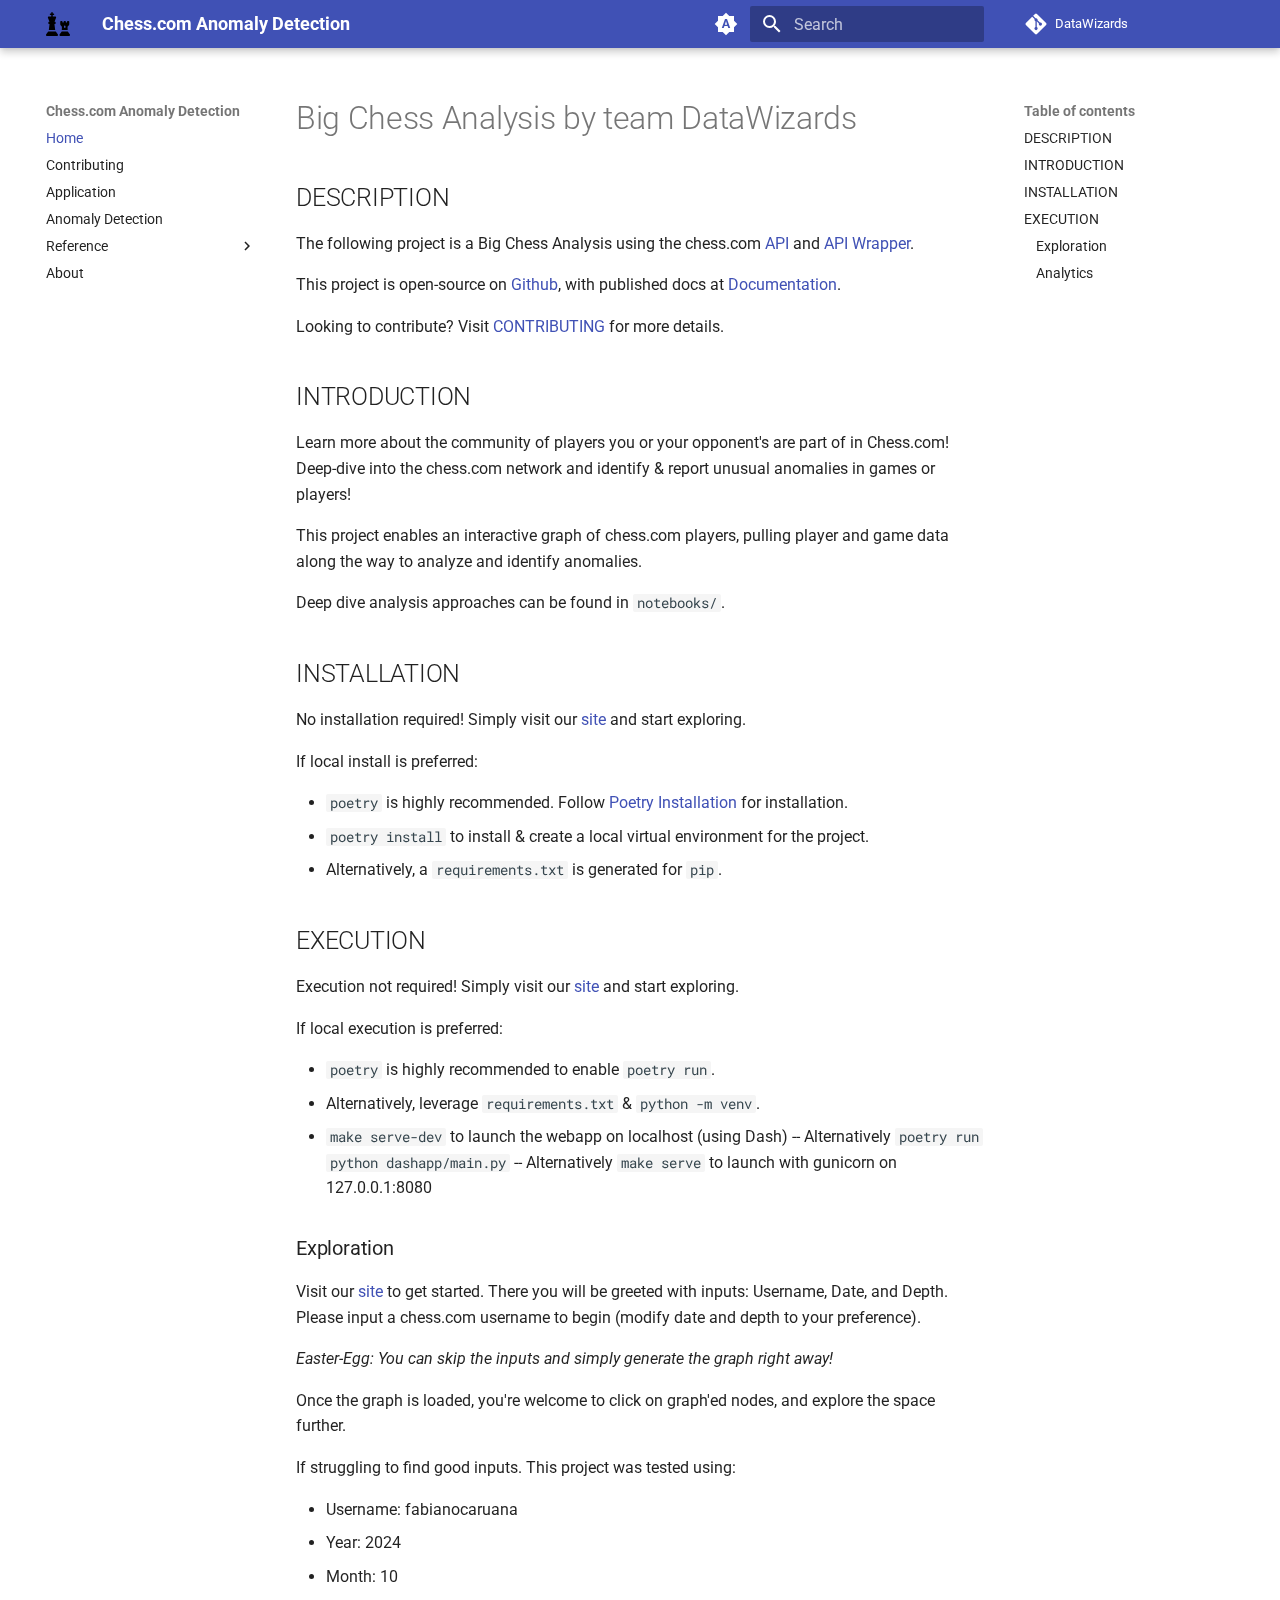
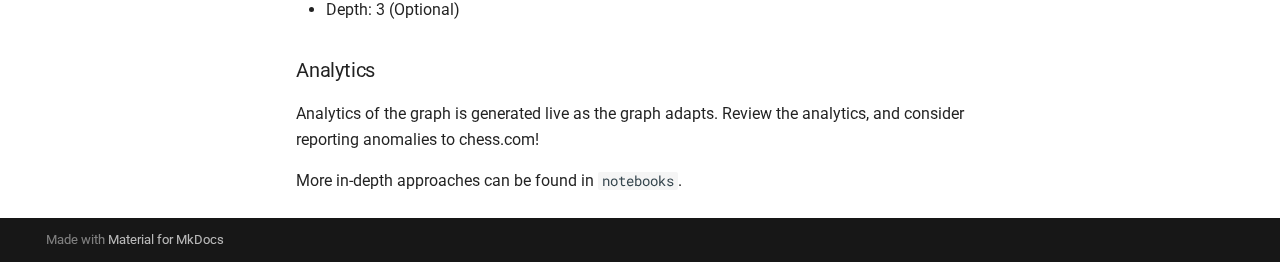
<file: index.html>
<!doctype html>
<html lang="en" class="no-js">
  <head>
    
      <meta charset="utf-8">
      <meta name="viewport" content="width=device-width,initial-scale=1">
      
      
      
      
      
        <link rel="next" href="CONTRIBUTING/">
      
      
      <link rel="icon" href="assets/images/favicon.png">
      <meta name="generator" content="mkdocs-1.6.1, mkdocs-material-9.5.44">
    
    
      
        <title>Chess.com Anomaly Detection</title>
      
    
    
      <link rel="stylesheet" href="assets/stylesheets/main.0253249f.min.css">
      
        
        <link rel="stylesheet" href="assets/stylesheets/palette.06af60db.min.css">
      
      


    
    
      
    
    
      
        
        
        <link rel="preconnect" href="https://fonts.gstatic.com" crossorigin>
        <link rel="stylesheet" href="https://fonts.googleapis.com/css?family=Roboto:300,300i,400,400i,700,700i%7CRoboto+Mono:400,400i,700,700i&display=fallback">
        <style>:root{--md-text-font:"Roboto";--md-code-font:"Roboto Mono"}</style>
      
    
    
      <link rel="stylesheet" href="assets/_mkdocstrings.css">
    
    <script>__md_scope=new URL(".",location),__md_hash=e=>[...e].reduce(((e,_)=>(e<<5)-e+_.charCodeAt(0)),0),__md_get=(e,_=localStorage,t=__md_scope)=>JSON.parse(_.getItem(t.pathname+"."+e)),__md_set=(e,_,t=localStorage,a=__md_scope)=>{try{t.setItem(a.pathname+"."+e,JSON.stringify(_))}catch(e){}}</script>
    
      

    
    
    
  </head>
  
  
    
    
      
    
    
    
    
    <body dir="ltr" data-md-color-scheme="auto" data-md-color-primary="indigo" data-md-color-accent="yellow">
  
    
    <input class="md-toggle" data-md-toggle="drawer" type="checkbox" id="__drawer" autocomplete="off">
    <input class="md-toggle" data-md-toggle="search" type="checkbox" id="__search" autocomplete="off">
    <label class="md-overlay" for="__drawer"></label>
    <div data-md-component="skip">
      
        
        <a href="#big-chess-analysis-by-team-datawizards" class="md-skip">
          Skip to content
        </a>
      
    </div>
    <div data-md-component="announce">
      
    </div>
    
    
      

  

<header class="md-header md-header--shadow" data-md-component="header">
  <nav class="md-header__inner md-grid" aria-label="Header">
    <a href="." title="Chess.com Anomaly Detection" class="md-header__button md-logo" aria-label="Chess.com Anomaly Detection" data-md-component="logo">
      
  <img src="assets/chess-solid.svg" alt="logo">

    </a>
    <label class="md-header__button md-icon" for="__drawer">
      
      <svg xmlns="http://www.w3.org/2000/svg" viewBox="0 0 24 24"><path d="M3 6h18v2H3zm0 5h18v2H3zm0 5h18v2H3z"/></svg>
    </label>
    <div class="md-header__title" data-md-component="header-title">
      <div class="md-header__ellipsis">
        <div class="md-header__topic">
          <span class="md-ellipsis">
            Chess.com Anomaly Detection
          </span>
        </div>
        <div class="md-header__topic" data-md-component="header-topic">
          <span class="md-ellipsis">
            
              Home
            
          </span>
        </div>
      </div>
    </div>
    
      
        <form class="md-header__option" data-md-component="palette">
  
    
    
    
    <input class="md-option" data-md-color-media="" data-md-color-scheme="auto" data-md-color-primary="indigo" data-md-color-accent="yellow"  aria-label="Switch to light mode"  type="radio" name="__palette" id="__palette_0">
    
      <label class="md-header__button md-icon" title="Switch to light mode" for="__palette_1" hidden>
        <svg xmlns="http://www.w3.org/2000/svg" viewBox="0 0 24 24"><path d="m14.3 16-.7-2h-3.2l-.7 2H7.8L11 7h2l3.2 9zM20 8.69V4h-4.69L12 .69 8.69 4H4v4.69L.69 12 4 15.31V20h4.69L12 23.31 15.31 20H20v-4.69L23.31 12zm-9.15 3.96h2.3L12 9z"/></svg>
      </label>
    
  
    
    
    
    <input class="md-option" data-md-color-media="(prefers-color-scheme: light)" data-md-color-scheme="default" data-md-color-primary="indigo" data-md-color-accent="yellow"  aria-label="Switch to dark mode"  type="radio" name="__palette" id="__palette_1">
    
      <label class="md-header__button md-icon" title="Switch to dark mode" for="__palette_2" hidden>
        <svg xmlns="http://www.w3.org/2000/svg" viewBox="0 0 24 24"><path d="M12 7a5 5 0 0 1 5 5 5 5 0 0 1-5 5 5 5 0 0 1-5-5 5 5 0 0 1 5-5m0 2a3 3 0 0 0-3 3 3 3 0 0 0 3 3 3 3 0 0 0 3-3 3 3 0 0 0-3-3m0-7 2.39 3.42C13.65 5.15 12.84 5 12 5s-1.65.15-2.39.42zM3.34 7l4.16-.35A7.2 7.2 0 0 0 5.94 8.5c-.44.74-.69 1.5-.83 2.29zm.02 10 1.76-3.77a7.131 7.131 0 0 0 2.38 4.14zM20.65 7l-1.77 3.79a7.02 7.02 0 0 0-2.38-4.15zm-.01 10-4.14.36c.59-.51 1.12-1.14 1.54-1.86.42-.73.69-1.5.83-2.29zM12 22l-2.41-3.44c.74.27 1.55.44 2.41.44.82 0 1.63-.17 2.37-.44z"/></svg>
      </label>
    
  
    
    
    
    <input class="md-option" data-md-color-media="(prefers-color-scheme: dark)" data-md-color-scheme="slate" data-md-color-primary="indigo" data-md-color-accent="yellow"  aria-label="Switch to system preference"  type="radio" name="__palette" id="__palette_2">
    
      <label class="md-header__button md-icon" title="Switch to system preference" for="__palette_0" hidden>
        <svg xmlns="http://www.w3.org/2000/svg" viewBox="0 0 24 24"><path d="m17.75 4.09-2.53 1.94.91 3.06-2.63-1.81-2.63 1.81.91-3.06-2.53-1.94L12.44 4l1.06-3 1.06 3zm3.5 6.91-1.64 1.25.59 1.98-1.7-1.17-1.7 1.17.59-1.98L15.75 11l2.06-.05L18.5 9l.69 1.95zm-2.28 4.95c.83-.08 1.72 1.1 1.19 1.85-.32.45-.66.87-1.08 1.27C15.17 23 8.84 23 4.94 19.07c-3.91-3.9-3.91-10.24 0-14.14.4-.4.82-.76 1.27-1.08.75-.53 1.93.36 1.85 1.19-.27 2.86.69 5.83 2.89 8.02a9.96 9.96 0 0 0 8.02 2.89m-1.64 2.02a12.08 12.08 0 0 1-7.8-3.47c-2.17-2.19-3.33-5-3.49-7.82-2.81 3.14-2.7 7.96.31 10.98 3.02 3.01 7.84 3.12 10.98.31"/></svg>
      </label>
    
  
</form>
      
    
    
      <script>var palette=__md_get("__palette");if(palette&&palette.color){if("(prefers-color-scheme)"===palette.color.media){var media=matchMedia("(prefers-color-scheme: light)"),input=document.querySelector(media.matches?"[data-md-color-media='(prefers-color-scheme: light)']":"[data-md-color-media='(prefers-color-scheme: dark)']");palette.color.media=input.getAttribute("data-md-color-media"),palette.color.scheme=input.getAttribute("data-md-color-scheme"),palette.color.primary=input.getAttribute("data-md-color-primary"),palette.color.accent=input.getAttribute("data-md-color-accent")}for(var[key,value]of Object.entries(palette.color))document.body.setAttribute("data-md-color-"+key,value)}</script>
    
    
    
      <label class="md-header__button md-icon" for="__search">
        
        <svg xmlns="http://www.w3.org/2000/svg" viewBox="0 0 24 24"><path d="M9.5 3A6.5 6.5 0 0 1 16 9.5c0 1.61-.59 3.09-1.56 4.23l.27.27h.79l5 5-1.5 1.5-5-5v-.79l-.27-.27A6.52 6.52 0 0 1 9.5 16 6.5 6.5 0 0 1 3 9.5 6.5 6.5 0 0 1 9.5 3m0 2C7 5 5 7 5 9.5S7 14 9.5 14 14 12 14 9.5 12 5 9.5 5"/></svg>
      </label>
      <div class="md-search" data-md-component="search" role="dialog">
  <label class="md-search__overlay" for="__search"></label>
  <div class="md-search__inner" role="search">
    <form class="md-search__form" name="search">
      <input type="text" class="md-search__input" name="query" aria-label="Search" placeholder="Search" autocapitalize="off" autocorrect="off" autocomplete="off" spellcheck="false" data-md-component="search-query" required>
      <label class="md-search__icon md-icon" for="__search">
        
        <svg xmlns="http://www.w3.org/2000/svg" viewBox="0 0 24 24"><path d="M9.5 3A6.5 6.5 0 0 1 16 9.5c0 1.61-.59 3.09-1.56 4.23l.27.27h.79l5 5-1.5 1.5-5-5v-.79l-.27-.27A6.52 6.52 0 0 1 9.5 16 6.5 6.5 0 0 1 3 9.5 6.5 6.5 0 0 1 9.5 3m0 2C7 5 5 7 5 9.5S7 14 9.5 14 14 12 14 9.5 12 5 9.5 5"/></svg>
        
        <svg xmlns="http://www.w3.org/2000/svg" viewBox="0 0 24 24"><path d="M20 11v2H8l5.5 5.5-1.42 1.42L4.16 12l7.92-7.92L13.5 5.5 8 11z"/></svg>
      </label>
      <nav class="md-search__options" aria-label="Search">
        
        <button type="reset" class="md-search__icon md-icon" title="Clear" aria-label="Clear" tabindex="-1">
          
          <svg xmlns="http://www.w3.org/2000/svg" viewBox="0 0 24 24"><path d="M19 6.41 17.59 5 12 10.59 6.41 5 5 6.41 10.59 12 5 17.59 6.41 19 12 13.41 17.59 19 19 17.59 13.41 12z"/></svg>
        </button>
      </nav>
      
    </form>
    <div class="md-search__output">
      <div class="md-search__scrollwrap" tabindex="0" data-md-scrollfix>
        <div class="md-search-result" data-md-component="search-result">
          <div class="md-search-result__meta">
            Initializing search
          </div>
          <ol class="md-search-result__list" role="presentation"></ol>
        </div>
      </div>
    </div>
  </div>
</div>
    
    
      <div class="md-header__source">
        <a href="https://github.com/jordanttay1/DataWizards" title="Go to repository" class="md-source" data-md-component="source">
  <div class="md-source__icon md-icon">
    
    <svg xmlns="http://www.w3.org/2000/svg" viewBox="0 0 448 512"><!--! Font Awesome Free 6.6.0 by @fontawesome - https://fontawesome.com License - https://fontawesome.com/license/free (Icons: CC BY 4.0, Fonts: SIL OFL 1.1, Code: MIT License) Copyright 2024 Fonticons, Inc.--><path d="M439.55 236.05 244 40.45a28.87 28.87 0 0 0-40.81 0l-40.66 40.63 51.52 51.52c27.06-9.14 52.68 16.77 43.39 43.68l49.66 49.66c34.23-11.8 61.18 31 35.47 56.69-26.49 26.49-70.21-2.87-56-37.34L240.22 199v121.85c25.3 12.54 22.26 41.85 9.08 55a34.34 34.34 0 0 1-48.55 0c-17.57-17.6-11.07-46.91 11.25-56v-123c-20.8-8.51-24.6-30.74-18.64-45L142.57 101 8.45 235.14a28.86 28.86 0 0 0 0 40.81l195.61 195.6a28.86 28.86 0 0 0 40.8 0l194.69-194.69a28.86 28.86 0 0 0 0-40.81"/></svg>
  </div>
  <div class="md-source__repository">
    DataWizards
  </div>
</a>
      </div>
    
  </nav>
  
</header>
    
    <div class="md-container" data-md-component="container">
      
      
        
          
        
      
      <main class="md-main" data-md-component="main">
        <div class="md-main__inner md-grid">
          
            
              
              <div class="md-sidebar md-sidebar--primary" data-md-component="sidebar" data-md-type="navigation" >
                <div class="md-sidebar__scrollwrap">
                  <div class="md-sidebar__inner">
                    



<nav class="md-nav md-nav--primary" aria-label="Navigation" data-md-level="0">
  <label class="md-nav__title" for="__drawer">
    <a href="." title="Chess.com Anomaly Detection" class="md-nav__button md-logo" aria-label="Chess.com Anomaly Detection" data-md-component="logo">
      
  <img src="assets/chess-solid.svg" alt="logo">

    </a>
    Chess.com Anomaly Detection
  </label>
  
    <div class="md-nav__source">
      <a href="https://github.com/jordanttay1/DataWizards" title="Go to repository" class="md-source" data-md-component="source">
  <div class="md-source__icon md-icon">
    
    <svg xmlns="http://www.w3.org/2000/svg" viewBox="0 0 448 512"><!--! Font Awesome Free 6.6.0 by @fontawesome - https://fontawesome.com License - https://fontawesome.com/license/free (Icons: CC BY 4.0, Fonts: SIL OFL 1.1, Code: MIT License) Copyright 2024 Fonticons, Inc.--><path d="M439.55 236.05 244 40.45a28.87 28.87 0 0 0-40.81 0l-40.66 40.63 51.52 51.52c27.06-9.14 52.68 16.77 43.39 43.68l49.66 49.66c34.23-11.8 61.18 31 35.47 56.69-26.49 26.49-70.21-2.87-56-37.34L240.22 199v121.85c25.3 12.54 22.26 41.85 9.08 55a34.34 34.34 0 0 1-48.55 0c-17.57-17.6-11.07-46.91 11.25-56v-123c-20.8-8.51-24.6-30.74-18.64-45L142.57 101 8.45 235.14a28.86 28.86 0 0 0 0 40.81l195.61 195.6a28.86 28.86 0 0 0 40.8 0l194.69-194.69a28.86 28.86 0 0 0 0-40.81"/></svg>
  </div>
  <div class="md-source__repository">
    DataWizards
  </div>
</a>
    </div>
  
  <ul class="md-nav__list" data-md-scrollfix>
    
      
      
  
  
    
  
  
  
    <li class="md-nav__item md-nav__item--active">
      
      <input class="md-nav__toggle md-toggle" type="checkbox" id="__toc">
      
      
        
      
      
        <label class="md-nav__link md-nav__link--active" for="__toc">
          
  
  <span class="md-ellipsis">
    Home
  </span>
  

          <span class="md-nav__icon md-icon"></span>
        </label>
      
      <a href="." class="md-nav__link md-nav__link--active">
        
  
  <span class="md-ellipsis">
    Home
  </span>
  

      </a>
      
        

<nav class="md-nav md-nav--secondary" aria-label="Table of contents">
  
  
  
    
  
  
    <label class="md-nav__title" for="__toc">
      <span class="md-nav__icon md-icon"></span>
      Table of contents
    </label>
    <ul class="md-nav__list" data-md-component="toc" data-md-scrollfix>
      
        <li class="md-nav__item">
  <a href="#description" class="md-nav__link">
    <span class="md-ellipsis">
      DESCRIPTION
    </span>
  </a>
  
</li>
      
        <li class="md-nav__item">
  <a href="#introduction" class="md-nav__link">
    <span class="md-ellipsis">
      INTRODUCTION
    </span>
  </a>
  
</li>
      
        <li class="md-nav__item">
  <a href="#installation" class="md-nav__link">
    <span class="md-ellipsis">
      INSTALLATION
    </span>
  </a>
  
</li>
      
        <li class="md-nav__item">
  <a href="#execution" class="md-nav__link">
    <span class="md-ellipsis">
      EXECUTION
    </span>
  </a>
  
    <nav class="md-nav" aria-label="EXECUTION">
      <ul class="md-nav__list">
        
          <li class="md-nav__item">
  <a href="#exploration" class="md-nav__link">
    <span class="md-ellipsis">
      Exploration
    </span>
  </a>
  
</li>
        
          <li class="md-nav__item">
  <a href="#analytics" class="md-nav__link">
    <span class="md-ellipsis">
      Analytics
    </span>
  </a>
  
</li>
        
      </ul>
    </nav>
  
</li>
      
    </ul>
  
</nav>
      
    </li>
  

    
      
      
  
  
  
  
    <li class="md-nav__item">
      <a href="CONTRIBUTING/" class="md-nav__link">
        
  
  <span class="md-ellipsis">
    Contributing
  </span>
  

      </a>
    </li>
  

    
      
      
  
  
  
  
    <li class="md-nav__item">
      <a href="https://cse6242-439117.wl.r.appspot.com" class="md-nav__link">
        
  
  <span class="md-ellipsis">
    Application
  </span>
  

      </a>
    </li>
  

    
      
      
  
  
  
  
    <li class="md-nav__item">
      <a href="anomaly_detection/" class="md-nav__link">
        
  
  <span class="md-ellipsis">
    Anomaly Detection
  </span>
  

      </a>
    </li>
  

    
      
      
  
  
  
  
    
    
    
    
    <li class="md-nav__item md-nav__item--nested">
      
        
        
        <input class="md-nav__toggle md-toggle " type="checkbox" id="__nav_5" >
        
          
          <label class="md-nav__link" for="__nav_5" id="__nav_5_label" tabindex="0">
            
  
  <span class="md-ellipsis">
    Reference
  </span>
  

            <span class="md-nav__icon md-icon"></span>
          </label>
        
        <nav class="md-nav" data-md-level="1" aria-labelledby="__nav_5_label" aria-expanded="false">
          <label class="md-nav__title" for="__nav_5">
            <span class="md-nav__icon md-icon"></span>
            Reference
          </label>
          <ul class="md-nav__list" data-md-scrollfix>
            
              
                
  
  
  
  
    <li class="md-nav__item">
      <a href="reference/cache/" class="md-nav__link">
        
  
  <span class="md-ellipsis">
    Cache
  </span>
  

      </a>
    </li>
  

              
            
              
                
  
  
  
  
    <li class="md-nav__item">
      <a href="reference/network/" class="md-nav__link">
        
  
  <span class="md-ellipsis">
    Network
  </span>
  

      </a>
    </li>
  

              
            
              
                
  
  
  
  
    <li class="md-nav__item">
      <a href="reference/dashapp/" class="md-nav__link">
        
  
  <span class="md-ellipsis">
    DashApp
  </span>
  

      </a>
    </li>
  

              
            
              
                
  
  
  
  
    <li class="md-nav__item">
      <a href="reference/extraction/" class="md-nav__link">
        
  
  <span class="md-ellipsis">
    Extraction
  </span>
  

      </a>
    </li>
  

              
            
          </ul>
        </nav>
      
    </li>
  

    
      
      
  
  
  
  
    <li class="md-nav__item">
      <a href="about/" class="md-nav__link">
        
  
  <span class="md-ellipsis">
    About
  </span>
  

      </a>
    </li>
  

    
  </ul>
</nav>
                  </div>
                </div>
              </div>
            
            
              
              <div class="md-sidebar md-sidebar--secondary" data-md-component="sidebar" data-md-type="toc" >
                <div class="md-sidebar__scrollwrap">
                  <div class="md-sidebar__inner">
                    

<nav class="md-nav md-nav--secondary" aria-label="Table of contents">
  
  
  
    
  
  
    <label class="md-nav__title" for="__toc">
      <span class="md-nav__icon md-icon"></span>
      Table of contents
    </label>
    <ul class="md-nav__list" data-md-component="toc" data-md-scrollfix>
      
        <li class="md-nav__item">
  <a href="#description" class="md-nav__link">
    <span class="md-ellipsis">
      DESCRIPTION
    </span>
  </a>
  
</li>
      
        <li class="md-nav__item">
  <a href="#introduction" class="md-nav__link">
    <span class="md-ellipsis">
      INTRODUCTION
    </span>
  </a>
  
</li>
      
        <li class="md-nav__item">
  <a href="#installation" class="md-nav__link">
    <span class="md-ellipsis">
      INSTALLATION
    </span>
  </a>
  
</li>
      
        <li class="md-nav__item">
  <a href="#execution" class="md-nav__link">
    <span class="md-ellipsis">
      EXECUTION
    </span>
  </a>
  
    <nav class="md-nav" aria-label="EXECUTION">
      <ul class="md-nav__list">
        
          <li class="md-nav__item">
  <a href="#exploration" class="md-nav__link">
    <span class="md-ellipsis">
      Exploration
    </span>
  </a>
  
</li>
        
          <li class="md-nav__item">
  <a href="#analytics" class="md-nav__link">
    <span class="md-ellipsis">
      Analytics
    </span>
  </a>
  
</li>
        
      </ul>
    </nav>
  
</li>
      
    </ul>
  
</nav>
                  </div>
                </div>
              </div>
            
          
          
            <div class="md-content" data-md-component="content">
              <article class="md-content__inner md-typeset">
                
                  

  
  


<h1 id="big-chess-analysis-by-team-datawizards">Big Chess Analysis by team DataWizards</h1>
<h2 id="description">DESCRIPTION</h2>
<p>The following project is a Big Chess Analysis using the chess.com <a href="https://chesscom.readthedocs.io/en/latest/">API</a> and <a href="https://github.com/sarartur/chess.com">API Wrapper</a>.</p>
<p>This project is open-source on <a href="https://github.com/jordanttay1/DataWizards">Github</a>, with published docs at <a href="https://jordanttay1.github.io/DataWizards/">Documentation</a>.</p>
<p>Looking to contribute? Visit <a href="CONTRIBUTING/">CONTRIBUTING</a> for more details.</p>
<h2 id="introduction">INTRODUCTION</h2>
<p>Learn more about the community of players you or your opponent's are part of in Chess.com! Deep-dive into the chess.com network and identify &amp; report unusual anomalies in games or players!</p>
<p>This project enables an interactive graph of chess.com players, pulling player and game data along the way to analyze and identify anomalies.</p>
<p>Deep dive analysis approaches can be found in <code>notebooks/</code>.</p>
<h2 id="installation">INSTALLATION</h2>
<p>No installation required! Simply visit our <a href="https://cse6242-439117.wl.r.appspot.com">site</a> and start exploring.</p>
<p>If local install is preferred:</p>
<ul>
<li><code>poetry</code> is highly recommended. Follow <a href="https://python-poetry.org/docs/">Poetry Installation</a> for installation.</li>
<li><code>poetry install</code> to install &amp; create a local virtual environment for the project.</li>
<li>Alternatively, a <code>requirements.txt</code> is generated for <code>pip</code>.</li>
</ul>
<h2 id="execution">EXECUTION</h2>
<p>Execution not required! Simply visit our <a href="https://cse6242-439117.wl.r.appspot.com">site</a> and start exploring.</p>
<p>If local execution is preferred:</p>
<ul>
<li><code>poetry</code> is highly recommended to enable <code>poetry run</code>.</li>
<li>Alternatively, leverage <code>requirements.txt</code> &amp; <code>python -m venv</code>.</li>
<li><code>make serve-dev</code> to launch the webapp on localhost (using Dash)
  -- Alternatively <code>poetry run python dashapp/main.py</code>
  -- Alternatively <code>make serve</code> to launch with gunicorn on 127.0.0.1:8080</li>
</ul>
<h3 id="exploration">Exploration</h3>
<p>Visit our <a href="https://cse6242-439117.wl.r.appspot.com">site</a> to get started. There you will be greeted with inputs: Username, Date, and Depth. Please input a chess.com username to begin (modify date and depth to your preference).</p>
<p><em>Easter-Egg: You can skip the inputs and simply generate the graph right away!</em></p>
<p>Once the graph is loaded, you're welcome to click on graph'ed nodes, and explore the space further.</p>
<p>If struggling to find good inputs. This project was tested using:</p>
<ul>
<li>Username: fabianocaruana</li>
<li>Year: 2024</li>
<li>Month: 10</li>
<li>Depth: 3 (Optional)</li>
</ul>
<h3 id="analytics">Analytics</h3>
<p>Analytics of the graph is generated live as the graph adapts. Review the analytics, and consider reporting anomalies to chess.com!</p>
<p>More in-depth approaches can be found in <code>notebooks</code>.</p>












                
              </article>
            </div>
          
          
<script>var target=document.getElementById(location.hash.slice(1));target&&target.name&&(target.checked=target.name.startsWith("__tabbed_"))</script>
        </div>
        
      </main>
      
        <footer class="md-footer">
  
  <div class="md-footer-meta md-typeset">
    <div class="md-footer-meta__inner md-grid">
      <div class="md-copyright">
  
  
    Made with
    <a href="https://squidfunk.github.io/mkdocs-material/" target="_blank" rel="noopener">
      Material for MkDocs
    </a>
  
</div>
      
    </div>
  </div>
</footer>
      
    </div>
    <div class="md-dialog" data-md-component="dialog">
      <div class="md-dialog__inner md-typeset"></div>
    </div>
    
    
    <script id="__config" type="application/json">{"base": ".", "features": ["optimize", "content.code.annotate", "palette.toggle"], "search": "assets/javascripts/workers/search.6ce7567c.min.js", "translations": {"clipboard.copied": "Copied to clipboard", "clipboard.copy": "Copy to clipboard", "search.result.more.one": "1 more on this page", "search.result.more.other": "# more on this page", "search.result.none": "No matching documents", "search.result.one": "1 matching document", "search.result.other": "# matching documents", "search.result.placeholder": "Type to start searching", "search.result.term.missing": "Missing", "select.version": "Select version"}}</script>
    
    
      <script src="assets/javascripts/bundle.83f73b43.min.js"></script>
      
    
  </body>
</html>
</file>
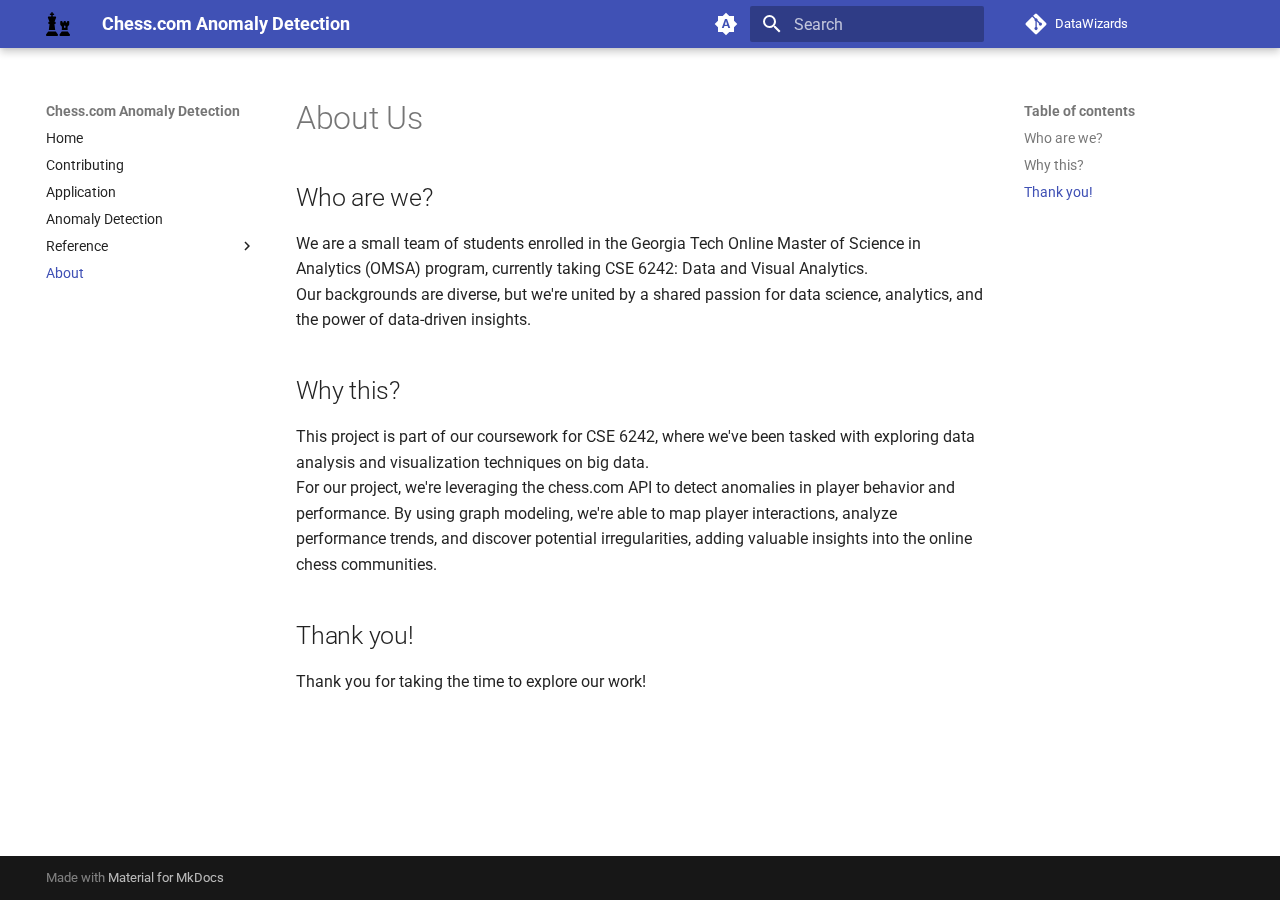
<file: about/index.html>
<!doctype html>
<html lang="en" class="no-js">
  <head>
    
      <meta charset="utf-8">
      <meta name="viewport" content="width=device-width,initial-scale=1">
      
      
      
      
        <link rel="prev" href="../reference/extraction/">
      
      
      
      <link rel="icon" href="../assets/images/favicon.png">
      <meta name="generator" content="mkdocs-1.6.1, mkdocs-material-9.5.44">
    
    
      
        <title>About - Chess.com Anomaly Detection</title>
      
    
    
      <link rel="stylesheet" href="../assets/stylesheets/main.0253249f.min.css">
      
        
        <link rel="stylesheet" href="../assets/stylesheets/palette.06af60db.min.css">
      
      


    
    
      
    
    
      
        
        
        <link rel="preconnect" href="https://fonts.gstatic.com" crossorigin>
        <link rel="stylesheet" href="https://fonts.googleapis.com/css?family=Roboto:300,300i,400,400i,700,700i%7CRoboto+Mono:400,400i,700,700i&display=fallback">
        <style>:root{--md-text-font:"Roboto";--md-code-font:"Roboto Mono"}</style>
      
    
    
      <link rel="stylesheet" href="../assets/_mkdocstrings.css">
    
    <script>__md_scope=new URL("..",location),__md_hash=e=>[...e].reduce(((e,_)=>(e<<5)-e+_.charCodeAt(0)),0),__md_get=(e,_=localStorage,t=__md_scope)=>JSON.parse(_.getItem(t.pathname+"."+e)),__md_set=(e,_,t=localStorage,a=__md_scope)=>{try{t.setItem(a.pathname+"."+e,JSON.stringify(_))}catch(e){}}</script>
    
      

    
    
    
  </head>
  
  
    
    
      
    
    
    
    
    <body dir="ltr" data-md-color-scheme="auto" data-md-color-primary="indigo" data-md-color-accent="yellow">
  
    
    <input class="md-toggle" data-md-toggle="drawer" type="checkbox" id="__drawer" autocomplete="off">
    <input class="md-toggle" data-md-toggle="search" type="checkbox" id="__search" autocomplete="off">
    <label class="md-overlay" for="__drawer"></label>
    <div data-md-component="skip">
      
        
        <a href="#about-us" class="md-skip">
          Skip to content
        </a>
      
    </div>
    <div data-md-component="announce">
      
    </div>
    
    
      

  

<header class="md-header md-header--shadow" data-md-component="header">
  <nav class="md-header__inner md-grid" aria-label="Header">
    <a href=".." title="Chess.com Anomaly Detection" class="md-header__button md-logo" aria-label="Chess.com Anomaly Detection" data-md-component="logo">
      
  <img src="../assets/chess-solid.svg" alt="logo">

    </a>
    <label class="md-header__button md-icon" for="__drawer">
      
      <svg xmlns="http://www.w3.org/2000/svg" viewBox="0 0 24 24"><path d="M3 6h18v2H3zm0 5h18v2H3zm0 5h18v2H3z"/></svg>
    </label>
    <div class="md-header__title" data-md-component="header-title">
      <div class="md-header__ellipsis">
        <div class="md-header__topic">
          <span class="md-ellipsis">
            Chess.com Anomaly Detection
          </span>
        </div>
        <div class="md-header__topic" data-md-component="header-topic">
          <span class="md-ellipsis">
            
              About
            
          </span>
        </div>
      </div>
    </div>
    
      
        <form class="md-header__option" data-md-component="palette">
  
    
    
    
    <input class="md-option" data-md-color-media="" data-md-color-scheme="auto" data-md-color-primary="indigo" data-md-color-accent="yellow"  aria-label="Switch to light mode"  type="radio" name="__palette" id="__palette_0">
    
      <label class="md-header__button md-icon" title="Switch to light mode" for="__palette_1" hidden>
        <svg xmlns="http://www.w3.org/2000/svg" viewBox="0 0 24 24"><path d="m14.3 16-.7-2h-3.2l-.7 2H7.8L11 7h2l3.2 9zM20 8.69V4h-4.69L12 .69 8.69 4H4v4.69L.69 12 4 15.31V20h4.69L12 23.31 15.31 20H20v-4.69L23.31 12zm-9.15 3.96h2.3L12 9z"/></svg>
      </label>
    
  
    
    
    
    <input class="md-option" data-md-color-media="(prefers-color-scheme: light)" data-md-color-scheme="default" data-md-color-primary="indigo" data-md-color-accent="yellow"  aria-label="Switch to dark mode"  type="radio" name="__palette" id="__palette_1">
    
      <label class="md-header__button md-icon" title="Switch to dark mode" for="__palette_2" hidden>
        <svg xmlns="http://www.w3.org/2000/svg" viewBox="0 0 24 24"><path d="M12 7a5 5 0 0 1 5 5 5 5 0 0 1-5 5 5 5 0 0 1-5-5 5 5 0 0 1 5-5m0 2a3 3 0 0 0-3 3 3 3 0 0 0 3 3 3 3 0 0 0 3-3 3 3 0 0 0-3-3m0-7 2.39 3.42C13.65 5.15 12.84 5 12 5s-1.65.15-2.39.42zM3.34 7l4.16-.35A7.2 7.2 0 0 0 5.94 8.5c-.44.74-.69 1.5-.83 2.29zm.02 10 1.76-3.77a7.131 7.131 0 0 0 2.38 4.14zM20.65 7l-1.77 3.79a7.02 7.02 0 0 0-2.38-4.15zm-.01 10-4.14.36c.59-.51 1.12-1.14 1.54-1.86.42-.73.69-1.5.83-2.29zM12 22l-2.41-3.44c.74.27 1.55.44 2.41.44.82 0 1.63-.17 2.37-.44z"/></svg>
      </label>
    
  
    
    
    
    <input class="md-option" data-md-color-media="(prefers-color-scheme: dark)" data-md-color-scheme="slate" data-md-color-primary="indigo" data-md-color-accent="yellow"  aria-label="Switch to system preference"  type="radio" name="__palette" id="__palette_2">
    
      <label class="md-header__button md-icon" title="Switch to system preference" for="__palette_0" hidden>
        <svg xmlns="http://www.w3.org/2000/svg" viewBox="0 0 24 24"><path d="m17.75 4.09-2.53 1.94.91 3.06-2.63-1.81-2.63 1.81.91-3.06-2.53-1.94L12.44 4l1.06-3 1.06 3zm3.5 6.91-1.64 1.25.59 1.98-1.7-1.17-1.7 1.17.59-1.98L15.75 11l2.06-.05L18.5 9l.69 1.95zm-2.28 4.95c.83-.08 1.72 1.1 1.19 1.85-.32.45-.66.87-1.08 1.27C15.17 23 8.84 23 4.94 19.07c-3.91-3.9-3.91-10.24 0-14.14.4-.4.82-.76 1.27-1.08.75-.53 1.93.36 1.85 1.19-.27 2.86.69 5.83 2.89 8.02a9.96 9.96 0 0 0 8.02 2.89m-1.64 2.02a12.08 12.08 0 0 1-7.8-3.47c-2.17-2.19-3.33-5-3.49-7.82-2.81 3.14-2.7 7.96.31 10.98 3.02 3.01 7.84 3.12 10.98.31"/></svg>
      </label>
    
  
</form>
      
    
    
      <script>var palette=__md_get("__palette");if(palette&&palette.color){if("(prefers-color-scheme)"===palette.color.media){var media=matchMedia("(prefers-color-scheme: light)"),input=document.querySelector(media.matches?"[data-md-color-media='(prefers-color-scheme: light)']":"[data-md-color-media='(prefers-color-scheme: dark)']");palette.color.media=input.getAttribute("data-md-color-media"),palette.color.scheme=input.getAttribute("data-md-color-scheme"),palette.color.primary=input.getAttribute("data-md-color-primary"),palette.color.accent=input.getAttribute("data-md-color-accent")}for(var[key,value]of Object.entries(palette.color))document.body.setAttribute("data-md-color-"+key,value)}</script>
    
    
    
      <label class="md-header__button md-icon" for="__search">
        
        <svg xmlns="http://www.w3.org/2000/svg" viewBox="0 0 24 24"><path d="M9.5 3A6.5 6.5 0 0 1 16 9.5c0 1.61-.59 3.09-1.56 4.23l.27.27h.79l5 5-1.5 1.5-5-5v-.79l-.27-.27A6.52 6.52 0 0 1 9.5 16 6.5 6.5 0 0 1 3 9.5 6.5 6.5 0 0 1 9.5 3m0 2C7 5 5 7 5 9.5S7 14 9.5 14 14 12 14 9.5 12 5 9.5 5"/></svg>
      </label>
      <div class="md-search" data-md-component="search" role="dialog">
  <label class="md-search__overlay" for="__search"></label>
  <div class="md-search__inner" role="search">
    <form class="md-search__form" name="search">
      <input type="text" class="md-search__input" name="query" aria-label="Search" placeholder="Search" autocapitalize="off" autocorrect="off" autocomplete="off" spellcheck="false" data-md-component="search-query" required>
      <label class="md-search__icon md-icon" for="__search">
        
        <svg xmlns="http://www.w3.org/2000/svg" viewBox="0 0 24 24"><path d="M9.5 3A6.5 6.5 0 0 1 16 9.5c0 1.61-.59 3.09-1.56 4.23l.27.27h.79l5 5-1.5 1.5-5-5v-.79l-.27-.27A6.52 6.52 0 0 1 9.5 16 6.5 6.5 0 0 1 3 9.5 6.5 6.5 0 0 1 9.5 3m0 2C7 5 5 7 5 9.5S7 14 9.5 14 14 12 14 9.5 12 5 9.5 5"/></svg>
        
        <svg xmlns="http://www.w3.org/2000/svg" viewBox="0 0 24 24"><path d="M20 11v2H8l5.5 5.5-1.42 1.42L4.16 12l7.92-7.92L13.5 5.5 8 11z"/></svg>
      </label>
      <nav class="md-search__options" aria-label="Search">
        
        <button type="reset" class="md-search__icon md-icon" title="Clear" aria-label="Clear" tabindex="-1">
          
          <svg xmlns="http://www.w3.org/2000/svg" viewBox="0 0 24 24"><path d="M19 6.41 17.59 5 12 10.59 6.41 5 5 6.41 10.59 12 5 17.59 6.41 19 12 13.41 17.59 19 19 17.59 13.41 12z"/></svg>
        </button>
      </nav>
      
    </form>
    <div class="md-search__output">
      <div class="md-search__scrollwrap" tabindex="0" data-md-scrollfix>
        <div class="md-search-result" data-md-component="search-result">
          <div class="md-search-result__meta">
            Initializing search
          </div>
          <ol class="md-search-result__list" role="presentation"></ol>
        </div>
      </div>
    </div>
  </div>
</div>
    
    
      <div class="md-header__source">
        <a href="https://github.com/jordanttay1/DataWizards" title="Go to repository" class="md-source" data-md-component="source">
  <div class="md-source__icon md-icon">
    
    <svg xmlns="http://www.w3.org/2000/svg" viewBox="0 0 448 512"><!--! Font Awesome Free 6.6.0 by @fontawesome - https://fontawesome.com License - https://fontawesome.com/license/free (Icons: CC BY 4.0, Fonts: SIL OFL 1.1, Code: MIT License) Copyright 2024 Fonticons, Inc.--><path d="M439.55 236.05 244 40.45a28.87 28.87 0 0 0-40.81 0l-40.66 40.63 51.52 51.52c27.06-9.14 52.68 16.77 43.39 43.68l49.66 49.66c34.23-11.8 61.18 31 35.47 56.69-26.49 26.49-70.21-2.87-56-37.34L240.22 199v121.85c25.3 12.54 22.26 41.85 9.08 55a34.34 34.34 0 0 1-48.55 0c-17.57-17.6-11.07-46.91 11.25-56v-123c-20.8-8.51-24.6-30.74-18.64-45L142.57 101 8.45 235.14a28.86 28.86 0 0 0 0 40.81l195.61 195.6a28.86 28.86 0 0 0 40.8 0l194.69-194.69a28.86 28.86 0 0 0 0-40.81"/></svg>
  </div>
  <div class="md-source__repository">
    DataWizards
  </div>
</a>
      </div>
    
  </nav>
  
</header>
    
    <div class="md-container" data-md-component="container">
      
      
        
          
        
      
      <main class="md-main" data-md-component="main">
        <div class="md-main__inner md-grid">
          
            
              
              <div class="md-sidebar md-sidebar--primary" data-md-component="sidebar" data-md-type="navigation" >
                <div class="md-sidebar__scrollwrap">
                  <div class="md-sidebar__inner">
                    



<nav class="md-nav md-nav--primary" aria-label="Navigation" data-md-level="0">
  <label class="md-nav__title" for="__drawer">
    <a href=".." title="Chess.com Anomaly Detection" class="md-nav__button md-logo" aria-label="Chess.com Anomaly Detection" data-md-component="logo">
      
  <img src="../assets/chess-solid.svg" alt="logo">

    </a>
    Chess.com Anomaly Detection
  </label>
  
    <div class="md-nav__source">
      <a href="https://github.com/jordanttay1/DataWizards" title="Go to repository" class="md-source" data-md-component="source">
  <div class="md-source__icon md-icon">
    
    <svg xmlns="http://www.w3.org/2000/svg" viewBox="0 0 448 512"><!--! Font Awesome Free 6.6.0 by @fontawesome - https://fontawesome.com License - https://fontawesome.com/license/free (Icons: CC BY 4.0, Fonts: SIL OFL 1.1, Code: MIT License) Copyright 2024 Fonticons, Inc.--><path d="M439.55 236.05 244 40.45a28.87 28.87 0 0 0-40.81 0l-40.66 40.63 51.52 51.52c27.06-9.14 52.68 16.77 43.39 43.68l49.66 49.66c34.23-11.8 61.18 31 35.47 56.69-26.49 26.49-70.21-2.87-56-37.34L240.22 199v121.85c25.3 12.54 22.26 41.85 9.08 55a34.34 34.34 0 0 1-48.55 0c-17.57-17.6-11.07-46.91 11.25-56v-123c-20.8-8.51-24.6-30.74-18.64-45L142.57 101 8.45 235.14a28.86 28.86 0 0 0 0 40.81l195.61 195.6a28.86 28.86 0 0 0 40.8 0l194.69-194.69a28.86 28.86 0 0 0 0-40.81"/></svg>
  </div>
  <div class="md-source__repository">
    DataWizards
  </div>
</a>
    </div>
  
  <ul class="md-nav__list" data-md-scrollfix>
    
      
      
  
  
  
  
    <li class="md-nav__item">
      <a href=".." class="md-nav__link">
        
  
  <span class="md-ellipsis">
    Home
  </span>
  

      </a>
    </li>
  

    
      
      
  
  
  
  
    <li class="md-nav__item">
      <a href="../CONTRIBUTING/" class="md-nav__link">
        
  
  <span class="md-ellipsis">
    Contributing
  </span>
  

      </a>
    </li>
  

    
      
      
  
  
  
  
    <li class="md-nav__item">
      <a href="https://cse6242-439117.wl.r.appspot.com" class="md-nav__link">
        
  
  <span class="md-ellipsis">
    Application
  </span>
  

      </a>
    </li>
  

    
      
      
  
  
  
  
    <li class="md-nav__item">
      <a href="../anomaly_detection/" class="md-nav__link">
        
  
  <span class="md-ellipsis">
    Anomaly Detection
  </span>
  

      </a>
    </li>
  

    
      
      
  
  
  
  
    
    
    
    
    <li class="md-nav__item md-nav__item--nested">
      
        
        
        <input class="md-nav__toggle md-toggle " type="checkbox" id="__nav_5" >
        
          
          <label class="md-nav__link" for="__nav_5" id="__nav_5_label" tabindex="0">
            
  
  <span class="md-ellipsis">
    Reference
  </span>
  

            <span class="md-nav__icon md-icon"></span>
          </label>
        
        <nav class="md-nav" data-md-level="1" aria-labelledby="__nav_5_label" aria-expanded="false">
          <label class="md-nav__title" for="__nav_5">
            <span class="md-nav__icon md-icon"></span>
            Reference
          </label>
          <ul class="md-nav__list" data-md-scrollfix>
            
              
                
  
  
  
  
    <li class="md-nav__item">
      <a href="../reference/cache/" class="md-nav__link">
        
  
  <span class="md-ellipsis">
    Cache
  </span>
  

      </a>
    </li>
  

              
            
              
                
  
  
  
  
    <li class="md-nav__item">
      <a href="../reference/network/" class="md-nav__link">
        
  
  <span class="md-ellipsis">
    Network
  </span>
  

      </a>
    </li>
  

              
            
              
                
  
  
  
  
    <li class="md-nav__item">
      <a href="../reference/dashapp/" class="md-nav__link">
        
  
  <span class="md-ellipsis">
    DashApp
  </span>
  

      </a>
    </li>
  

              
            
              
                
  
  
  
  
    <li class="md-nav__item">
      <a href="../reference/extraction/" class="md-nav__link">
        
  
  <span class="md-ellipsis">
    Extraction
  </span>
  

      </a>
    </li>
  

              
            
          </ul>
        </nav>
      
    </li>
  

    
      
      
  
  
    
  
  
  
    <li class="md-nav__item md-nav__item--active">
      
      <input class="md-nav__toggle md-toggle" type="checkbox" id="__toc">
      
      
        
      
      
        <label class="md-nav__link md-nav__link--active" for="__toc">
          
  
  <span class="md-ellipsis">
    About
  </span>
  

          <span class="md-nav__icon md-icon"></span>
        </label>
      
      <a href="./" class="md-nav__link md-nav__link--active">
        
  
  <span class="md-ellipsis">
    About
  </span>
  

      </a>
      
        

<nav class="md-nav md-nav--secondary" aria-label="Table of contents">
  
  
  
    
  
  
    <label class="md-nav__title" for="__toc">
      <span class="md-nav__icon md-icon"></span>
      Table of contents
    </label>
    <ul class="md-nav__list" data-md-component="toc" data-md-scrollfix>
      
        <li class="md-nav__item">
  <a href="#who-are-we" class="md-nav__link">
    <span class="md-ellipsis">
      Who are we?
    </span>
  </a>
  
</li>
      
        <li class="md-nav__item">
  <a href="#why-this" class="md-nav__link">
    <span class="md-ellipsis">
      Why this?
    </span>
  </a>
  
</li>
      
        <li class="md-nav__item">
  <a href="#thank-you" class="md-nav__link">
    <span class="md-ellipsis">
      Thank you!
    </span>
  </a>
  
</li>
      
    </ul>
  
</nav>
      
    </li>
  

    
  </ul>
</nav>
                  </div>
                </div>
              </div>
            
            
              
              <div class="md-sidebar md-sidebar--secondary" data-md-component="sidebar" data-md-type="toc" >
                <div class="md-sidebar__scrollwrap">
                  <div class="md-sidebar__inner">
                    

<nav class="md-nav md-nav--secondary" aria-label="Table of contents">
  
  
  
    
  
  
    <label class="md-nav__title" for="__toc">
      <span class="md-nav__icon md-icon"></span>
      Table of contents
    </label>
    <ul class="md-nav__list" data-md-component="toc" data-md-scrollfix>
      
        <li class="md-nav__item">
  <a href="#who-are-we" class="md-nav__link">
    <span class="md-ellipsis">
      Who are we?
    </span>
  </a>
  
</li>
      
        <li class="md-nav__item">
  <a href="#why-this" class="md-nav__link">
    <span class="md-ellipsis">
      Why this?
    </span>
  </a>
  
</li>
      
        <li class="md-nav__item">
  <a href="#thank-you" class="md-nav__link">
    <span class="md-ellipsis">
      Thank you!
    </span>
  </a>
  
</li>
      
    </ul>
  
</nav>
                  </div>
                </div>
              </div>
            
          
          
            <div class="md-content" data-md-component="content">
              <article class="md-content__inner md-typeset">
                
                  

  
  


<h1 id="about-us">About Us</h1>
<h2 id="who-are-we">Who are we?</h2>
<p>We are a small team of students enrolled in the Georgia Tech Online Master of Science in Analytics (OMSA) program, currently taking CSE 6242: Data and Visual Analytics.<br />
Our backgrounds are diverse, but we're united by a shared passion for data science, analytics, and the power of data-driven insights.</p>
<h2 id="why-this">Why this?</h2>
<p>This project is part of our coursework for CSE 6242, where we've been tasked with exploring data analysis and visualization techniques on big data.<br />
For our project, we're leveraging the chess.com API to detect anomalies in player behavior and performance. By using graph modeling, we're able to map player interactions, analyze performance trends, and discover potential irregularities, adding valuable insights into the online chess communities.</p>
<h2 id="thank-you">Thank you!</h2>
<p>Thank you for taking the time to explore our work!</p>












                
              </article>
            </div>
          
          
<script>var target=document.getElementById(location.hash.slice(1));target&&target.name&&(target.checked=target.name.startsWith("__tabbed_"))</script>
        </div>
        
      </main>
      
        <footer class="md-footer">
  
  <div class="md-footer-meta md-typeset">
    <div class="md-footer-meta__inner md-grid">
      <div class="md-copyright">
  
  
    Made with
    <a href="https://squidfunk.github.io/mkdocs-material/" target="_blank" rel="noopener">
      Material for MkDocs
    </a>
  
</div>
      
    </div>
  </div>
</footer>
      
    </div>
    <div class="md-dialog" data-md-component="dialog">
      <div class="md-dialog__inner md-typeset"></div>
    </div>
    
    
    <script id="__config" type="application/json">{"base": "..", "features": ["optimize", "content.code.annotate", "palette.toggle"], "search": "../assets/javascripts/workers/search.6ce7567c.min.js", "translations": {"clipboard.copied": "Copied to clipboard", "clipboard.copy": "Copy to clipboard", "search.result.more.one": "1 more on this page", "search.result.more.other": "# more on this page", "search.result.none": "No matching documents", "search.result.one": "1 matching document", "search.result.other": "# matching documents", "search.result.placeholder": "Type to start searching", "search.result.term.missing": "Missing", "select.version": "Select version"}}</script>
    
    
      <script src="../assets/javascripts/bundle.83f73b43.min.js"></script>
      
    
  </body>
</html>
</file>
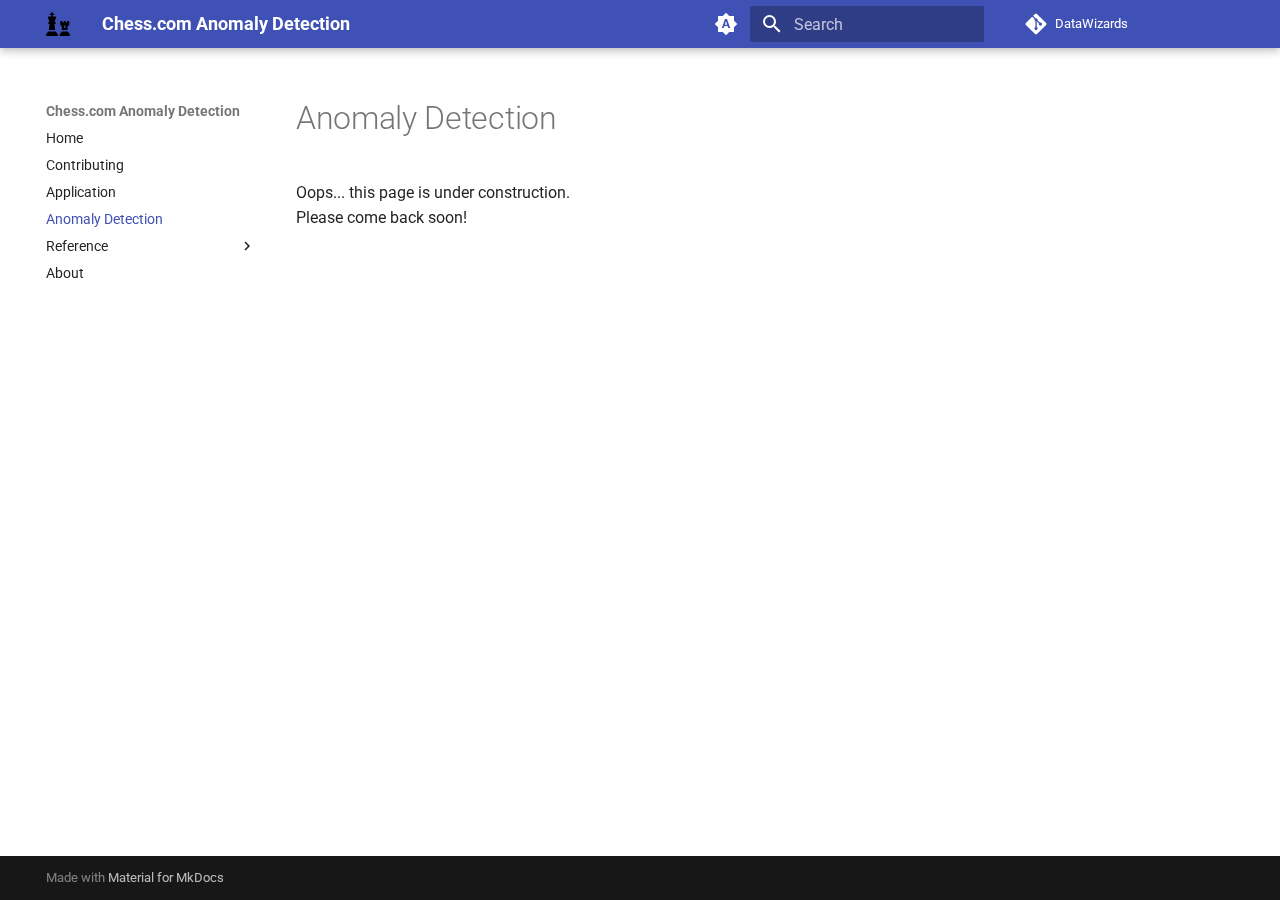
<file: anomaly_detection/index.html>
<!doctype html>
<html lang="en" class="no-js">
  <head>
    
      <meta charset="utf-8">
      <meta name="viewport" content="width=device-width,initial-scale=1">
      
      
      
      
        <link rel="prev" href="../CONTRIBUTING/">
      
      
        <link rel="next" href="../reference/cache/">
      
      
      <link rel="icon" href="../assets/images/favicon.png">
      <meta name="generator" content="mkdocs-1.6.1, mkdocs-material-9.5.44">
    
    
      
        <title>Anomaly Detection - Chess.com Anomaly Detection</title>
      
    
    
      <link rel="stylesheet" href="../assets/stylesheets/main.0253249f.min.css">
      
        
        <link rel="stylesheet" href="../assets/stylesheets/palette.06af60db.min.css">
      
      


    
    
      
    
    
      
        
        
        <link rel="preconnect" href="https://fonts.gstatic.com" crossorigin>
        <link rel="stylesheet" href="https://fonts.googleapis.com/css?family=Roboto:300,300i,400,400i,700,700i%7CRoboto+Mono:400,400i,700,700i&display=fallback">
        <style>:root{--md-text-font:"Roboto";--md-code-font:"Roboto Mono"}</style>
      
    
    
      <link rel="stylesheet" href="../assets/_mkdocstrings.css">
    
    <script>__md_scope=new URL("..",location),__md_hash=e=>[...e].reduce(((e,_)=>(e<<5)-e+_.charCodeAt(0)),0),__md_get=(e,_=localStorage,t=__md_scope)=>JSON.parse(_.getItem(t.pathname+"."+e)),__md_set=(e,_,t=localStorage,a=__md_scope)=>{try{t.setItem(a.pathname+"."+e,JSON.stringify(_))}catch(e){}}</script>
    
      

    
    
    
  </head>
  
  
    
    
      
    
    
    
    
    <body dir="ltr" data-md-color-scheme="auto" data-md-color-primary="indigo" data-md-color-accent="yellow">
  
    
    <input class="md-toggle" data-md-toggle="drawer" type="checkbox" id="__drawer" autocomplete="off">
    <input class="md-toggle" data-md-toggle="search" type="checkbox" id="__search" autocomplete="off">
    <label class="md-overlay" for="__drawer"></label>
    <div data-md-component="skip">
      
        
        <a href="#anomaly-detection" class="md-skip">
          Skip to content
        </a>
      
    </div>
    <div data-md-component="announce">
      
    </div>
    
    
      

  

<header class="md-header md-header--shadow" data-md-component="header">
  <nav class="md-header__inner md-grid" aria-label="Header">
    <a href=".." title="Chess.com Anomaly Detection" class="md-header__button md-logo" aria-label="Chess.com Anomaly Detection" data-md-component="logo">
      
  <img src="../assets/chess-solid.svg" alt="logo">

    </a>
    <label class="md-header__button md-icon" for="__drawer">
      
      <svg xmlns="http://www.w3.org/2000/svg" viewBox="0 0 24 24"><path d="M3 6h18v2H3zm0 5h18v2H3zm0 5h18v2H3z"/></svg>
    </label>
    <div class="md-header__title" data-md-component="header-title">
      <div class="md-header__ellipsis">
        <div class="md-header__topic">
          <span class="md-ellipsis">
            Chess.com Anomaly Detection
          </span>
        </div>
        <div class="md-header__topic" data-md-component="header-topic">
          <span class="md-ellipsis">
            
              Anomaly Detection
            
          </span>
        </div>
      </div>
    </div>
    
      
        <form class="md-header__option" data-md-component="palette">
  
    
    
    
    <input class="md-option" data-md-color-media="" data-md-color-scheme="auto" data-md-color-primary="indigo" data-md-color-accent="yellow"  aria-label="Switch to light mode"  type="radio" name="__palette" id="__palette_0">
    
      <label class="md-header__button md-icon" title="Switch to light mode" for="__palette_1" hidden>
        <svg xmlns="http://www.w3.org/2000/svg" viewBox="0 0 24 24"><path d="m14.3 16-.7-2h-3.2l-.7 2H7.8L11 7h2l3.2 9zM20 8.69V4h-4.69L12 .69 8.69 4H4v4.69L.69 12 4 15.31V20h4.69L12 23.31 15.31 20H20v-4.69L23.31 12zm-9.15 3.96h2.3L12 9z"/></svg>
      </label>
    
  
    
    
    
    <input class="md-option" data-md-color-media="(prefers-color-scheme: light)" data-md-color-scheme="default" data-md-color-primary="indigo" data-md-color-accent="yellow"  aria-label="Switch to dark mode"  type="radio" name="__palette" id="__palette_1">
    
      <label class="md-header__button md-icon" title="Switch to dark mode" for="__palette_2" hidden>
        <svg xmlns="http://www.w3.org/2000/svg" viewBox="0 0 24 24"><path d="M12 7a5 5 0 0 1 5 5 5 5 0 0 1-5 5 5 5 0 0 1-5-5 5 5 0 0 1 5-5m0 2a3 3 0 0 0-3 3 3 3 0 0 0 3 3 3 3 0 0 0 3-3 3 3 0 0 0-3-3m0-7 2.39 3.42C13.65 5.15 12.84 5 12 5s-1.65.15-2.39.42zM3.34 7l4.16-.35A7.2 7.2 0 0 0 5.94 8.5c-.44.74-.69 1.5-.83 2.29zm.02 10 1.76-3.77a7.131 7.131 0 0 0 2.38 4.14zM20.65 7l-1.77 3.79a7.02 7.02 0 0 0-2.38-4.15zm-.01 10-4.14.36c.59-.51 1.12-1.14 1.54-1.86.42-.73.69-1.5.83-2.29zM12 22l-2.41-3.44c.74.27 1.55.44 2.41.44.82 0 1.63-.17 2.37-.44z"/></svg>
      </label>
    
  
    
    
    
    <input class="md-option" data-md-color-media="(prefers-color-scheme: dark)" data-md-color-scheme="slate" data-md-color-primary="indigo" data-md-color-accent="yellow"  aria-label="Switch to system preference"  type="radio" name="__palette" id="__palette_2">
    
      <label class="md-header__button md-icon" title="Switch to system preference" for="__palette_0" hidden>
        <svg xmlns="http://www.w3.org/2000/svg" viewBox="0 0 24 24"><path d="m17.75 4.09-2.53 1.94.91 3.06-2.63-1.81-2.63 1.81.91-3.06-2.53-1.94L12.44 4l1.06-3 1.06 3zm3.5 6.91-1.64 1.25.59 1.98-1.7-1.17-1.7 1.17.59-1.98L15.75 11l2.06-.05L18.5 9l.69 1.95zm-2.28 4.95c.83-.08 1.72 1.1 1.19 1.85-.32.45-.66.87-1.08 1.27C15.17 23 8.84 23 4.94 19.07c-3.91-3.9-3.91-10.24 0-14.14.4-.4.82-.76 1.27-1.08.75-.53 1.93.36 1.85 1.19-.27 2.86.69 5.83 2.89 8.02a9.96 9.96 0 0 0 8.02 2.89m-1.64 2.02a12.08 12.08 0 0 1-7.8-3.47c-2.17-2.19-3.33-5-3.49-7.82-2.81 3.14-2.7 7.96.31 10.98 3.02 3.01 7.84 3.12 10.98.31"/></svg>
      </label>
    
  
</form>
      
    
    
      <script>var palette=__md_get("__palette");if(palette&&palette.color){if("(prefers-color-scheme)"===palette.color.media){var media=matchMedia("(prefers-color-scheme: light)"),input=document.querySelector(media.matches?"[data-md-color-media='(prefers-color-scheme: light)']":"[data-md-color-media='(prefers-color-scheme: dark)']");palette.color.media=input.getAttribute("data-md-color-media"),palette.color.scheme=input.getAttribute("data-md-color-scheme"),palette.color.primary=input.getAttribute("data-md-color-primary"),palette.color.accent=input.getAttribute("data-md-color-accent")}for(var[key,value]of Object.entries(palette.color))document.body.setAttribute("data-md-color-"+key,value)}</script>
    
    
    
      <label class="md-header__button md-icon" for="__search">
        
        <svg xmlns="http://www.w3.org/2000/svg" viewBox="0 0 24 24"><path d="M9.5 3A6.5 6.5 0 0 1 16 9.5c0 1.61-.59 3.09-1.56 4.23l.27.27h.79l5 5-1.5 1.5-5-5v-.79l-.27-.27A6.52 6.52 0 0 1 9.5 16 6.5 6.5 0 0 1 3 9.5 6.5 6.5 0 0 1 9.5 3m0 2C7 5 5 7 5 9.5S7 14 9.5 14 14 12 14 9.5 12 5 9.5 5"/></svg>
      </label>
      <div class="md-search" data-md-component="search" role="dialog">
  <label class="md-search__overlay" for="__search"></label>
  <div class="md-search__inner" role="search">
    <form class="md-search__form" name="search">
      <input type="text" class="md-search__input" name="query" aria-label="Search" placeholder="Search" autocapitalize="off" autocorrect="off" autocomplete="off" spellcheck="false" data-md-component="search-query" required>
      <label class="md-search__icon md-icon" for="__search">
        
        <svg xmlns="http://www.w3.org/2000/svg" viewBox="0 0 24 24"><path d="M9.5 3A6.5 6.5 0 0 1 16 9.5c0 1.61-.59 3.09-1.56 4.23l.27.27h.79l5 5-1.5 1.5-5-5v-.79l-.27-.27A6.52 6.52 0 0 1 9.5 16 6.5 6.5 0 0 1 3 9.5 6.5 6.5 0 0 1 9.5 3m0 2C7 5 5 7 5 9.5S7 14 9.5 14 14 12 14 9.5 12 5 9.5 5"/></svg>
        
        <svg xmlns="http://www.w3.org/2000/svg" viewBox="0 0 24 24"><path d="M20 11v2H8l5.5 5.5-1.42 1.42L4.16 12l7.92-7.92L13.5 5.5 8 11z"/></svg>
      </label>
      <nav class="md-search__options" aria-label="Search">
        
        <button type="reset" class="md-search__icon md-icon" title="Clear" aria-label="Clear" tabindex="-1">
          
          <svg xmlns="http://www.w3.org/2000/svg" viewBox="0 0 24 24"><path d="M19 6.41 17.59 5 12 10.59 6.41 5 5 6.41 10.59 12 5 17.59 6.41 19 12 13.41 17.59 19 19 17.59 13.41 12z"/></svg>
        </button>
      </nav>
      
    </form>
    <div class="md-search__output">
      <div class="md-search__scrollwrap" tabindex="0" data-md-scrollfix>
        <div class="md-search-result" data-md-component="search-result">
          <div class="md-search-result__meta">
            Initializing search
          </div>
          <ol class="md-search-result__list" role="presentation"></ol>
        </div>
      </div>
    </div>
  </div>
</div>
    
    
      <div class="md-header__source">
        <a href="https://github.com/jordanttay1/DataWizards" title="Go to repository" class="md-source" data-md-component="source">
  <div class="md-source__icon md-icon">
    
    <svg xmlns="http://www.w3.org/2000/svg" viewBox="0 0 448 512"><!--! Font Awesome Free 6.6.0 by @fontawesome - https://fontawesome.com License - https://fontawesome.com/license/free (Icons: CC BY 4.0, Fonts: SIL OFL 1.1, Code: MIT License) Copyright 2024 Fonticons, Inc.--><path d="M439.55 236.05 244 40.45a28.87 28.87 0 0 0-40.81 0l-40.66 40.63 51.52 51.52c27.06-9.14 52.68 16.77 43.39 43.68l49.66 49.66c34.23-11.8 61.18 31 35.47 56.69-26.49 26.49-70.21-2.87-56-37.34L240.22 199v121.85c25.3 12.54 22.26 41.85 9.08 55a34.34 34.34 0 0 1-48.55 0c-17.57-17.6-11.07-46.91 11.25-56v-123c-20.8-8.51-24.6-30.74-18.64-45L142.57 101 8.45 235.14a28.86 28.86 0 0 0 0 40.81l195.61 195.6a28.86 28.86 0 0 0 40.8 0l194.69-194.69a28.86 28.86 0 0 0 0-40.81"/></svg>
  </div>
  <div class="md-source__repository">
    DataWizards
  </div>
</a>
      </div>
    
  </nav>
  
</header>
    
    <div class="md-container" data-md-component="container">
      
      
        
          
        
      
      <main class="md-main" data-md-component="main">
        <div class="md-main__inner md-grid">
          
            
              
              <div class="md-sidebar md-sidebar--primary" data-md-component="sidebar" data-md-type="navigation" >
                <div class="md-sidebar__scrollwrap">
                  <div class="md-sidebar__inner">
                    



<nav class="md-nav md-nav--primary" aria-label="Navigation" data-md-level="0">
  <label class="md-nav__title" for="__drawer">
    <a href=".." title="Chess.com Anomaly Detection" class="md-nav__button md-logo" aria-label="Chess.com Anomaly Detection" data-md-component="logo">
      
  <img src="../assets/chess-solid.svg" alt="logo">

    </a>
    Chess.com Anomaly Detection
  </label>
  
    <div class="md-nav__source">
      <a href="https://github.com/jordanttay1/DataWizards" title="Go to repository" class="md-source" data-md-component="source">
  <div class="md-source__icon md-icon">
    
    <svg xmlns="http://www.w3.org/2000/svg" viewBox="0 0 448 512"><!--! Font Awesome Free 6.6.0 by @fontawesome - https://fontawesome.com License - https://fontawesome.com/license/free (Icons: CC BY 4.0, Fonts: SIL OFL 1.1, Code: MIT License) Copyright 2024 Fonticons, Inc.--><path d="M439.55 236.05 244 40.45a28.87 28.87 0 0 0-40.81 0l-40.66 40.63 51.52 51.52c27.06-9.14 52.68 16.77 43.39 43.68l49.66 49.66c34.23-11.8 61.18 31 35.47 56.69-26.49 26.49-70.21-2.87-56-37.34L240.22 199v121.85c25.3 12.54 22.26 41.85 9.08 55a34.34 34.34 0 0 1-48.55 0c-17.57-17.6-11.07-46.91 11.25-56v-123c-20.8-8.51-24.6-30.74-18.64-45L142.57 101 8.45 235.14a28.86 28.86 0 0 0 0 40.81l195.61 195.6a28.86 28.86 0 0 0 40.8 0l194.69-194.69a28.86 28.86 0 0 0 0-40.81"/></svg>
  </div>
  <div class="md-source__repository">
    DataWizards
  </div>
</a>
    </div>
  
  <ul class="md-nav__list" data-md-scrollfix>
    
      
      
  
  
  
  
    <li class="md-nav__item">
      <a href=".." class="md-nav__link">
        
  
  <span class="md-ellipsis">
    Home
  </span>
  

      </a>
    </li>
  

    
      
      
  
  
  
  
    <li class="md-nav__item">
      <a href="../CONTRIBUTING/" class="md-nav__link">
        
  
  <span class="md-ellipsis">
    Contributing
  </span>
  

      </a>
    </li>
  

    
      
      
  
  
  
  
    <li class="md-nav__item">
      <a href="https://cse6242-439117.wl.r.appspot.com" class="md-nav__link">
        
  
  <span class="md-ellipsis">
    Application
  </span>
  

      </a>
    </li>
  

    
      
      
  
  
    
  
  
  
    <li class="md-nav__item md-nav__item--active">
      
      <input class="md-nav__toggle md-toggle" type="checkbox" id="__toc">
      
      
        
      
      
      <a href="./" class="md-nav__link md-nav__link--active">
        
  
  <span class="md-ellipsis">
    Anomaly Detection
  </span>
  

      </a>
      
    </li>
  

    
      
      
  
  
  
  
    
    
    
    
    <li class="md-nav__item md-nav__item--nested">
      
        
        
        <input class="md-nav__toggle md-toggle " type="checkbox" id="__nav_5" >
        
          
          <label class="md-nav__link" for="__nav_5" id="__nav_5_label" tabindex="0">
            
  
  <span class="md-ellipsis">
    Reference
  </span>
  

            <span class="md-nav__icon md-icon"></span>
          </label>
        
        <nav class="md-nav" data-md-level="1" aria-labelledby="__nav_5_label" aria-expanded="false">
          <label class="md-nav__title" for="__nav_5">
            <span class="md-nav__icon md-icon"></span>
            Reference
          </label>
          <ul class="md-nav__list" data-md-scrollfix>
            
              
                
  
  
  
  
    <li class="md-nav__item">
      <a href="../reference/cache/" class="md-nav__link">
        
  
  <span class="md-ellipsis">
    Cache
  </span>
  

      </a>
    </li>
  

              
            
              
                
  
  
  
  
    <li class="md-nav__item">
      <a href="../reference/network/" class="md-nav__link">
        
  
  <span class="md-ellipsis">
    Network
  </span>
  

      </a>
    </li>
  

              
            
              
                
  
  
  
  
    <li class="md-nav__item">
      <a href="../reference/dashapp/" class="md-nav__link">
        
  
  <span class="md-ellipsis">
    DashApp
  </span>
  

      </a>
    </li>
  

              
            
              
                
  
  
  
  
    <li class="md-nav__item">
      <a href="../reference/extraction/" class="md-nav__link">
        
  
  <span class="md-ellipsis">
    Extraction
  </span>
  

      </a>
    </li>
  

              
            
          </ul>
        </nav>
      
    </li>
  

    
      
      
  
  
  
  
    <li class="md-nav__item">
      <a href="../about/" class="md-nav__link">
        
  
  <span class="md-ellipsis">
    About
  </span>
  

      </a>
    </li>
  

    
  </ul>
</nav>
                  </div>
                </div>
              </div>
            
            
              
              <div class="md-sidebar md-sidebar--secondary" data-md-component="sidebar" data-md-type="toc" >
                <div class="md-sidebar__scrollwrap">
                  <div class="md-sidebar__inner">
                    

<nav class="md-nav md-nav--secondary" aria-label="Table of contents">
  
  
  
    
  
  
</nav>
                  </div>
                </div>
              </div>
            
          
          
            <div class="md-content" data-md-component="content">
              <article class="md-content__inner md-typeset">
                
                  

  
  


<h1 id="anomaly-detection">Anomaly Detection</h1>
<p>Oops... this page is under construction.<br />
Please come back soon!</p>












                
              </article>
            </div>
          
          
<script>var target=document.getElementById(location.hash.slice(1));target&&target.name&&(target.checked=target.name.startsWith("__tabbed_"))</script>
        </div>
        
      </main>
      
        <footer class="md-footer">
  
  <div class="md-footer-meta md-typeset">
    <div class="md-footer-meta__inner md-grid">
      <div class="md-copyright">
  
  
    Made with
    <a href="https://squidfunk.github.io/mkdocs-material/" target="_blank" rel="noopener">
      Material for MkDocs
    </a>
  
</div>
      
    </div>
  </div>
</footer>
      
    </div>
    <div class="md-dialog" data-md-component="dialog">
      <div class="md-dialog__inner md-typeset"></div>
    </div>
    
    
    <script id="__config" type="application/json">{"base": "..", "features": ["optimize", "content.code.annotate", "palette.toggle"], "search": "../assets/javascripts/workers/search.6ce7567c.min.js", "translations": {"clipboard.copied": "Copied to clipboard", "clipboard.copy": "Copy to clipboard", "search.result.more.one": "1 more on this page", "search.result.more.other": "# more on this page", "search.result.none": "No matching documents", "search.result.one": "1 matching document", "search.result.other": "# matching documents", "search.result.placeholder": "Type to start searching", "search.result.term.missing": "Missing", "select.version": "Select version"}}</script>
    
    
      <script src="../assets/javascripts/bundle.83f73b43.min.js"></script>
      
    
  </body>
</html>
</file>
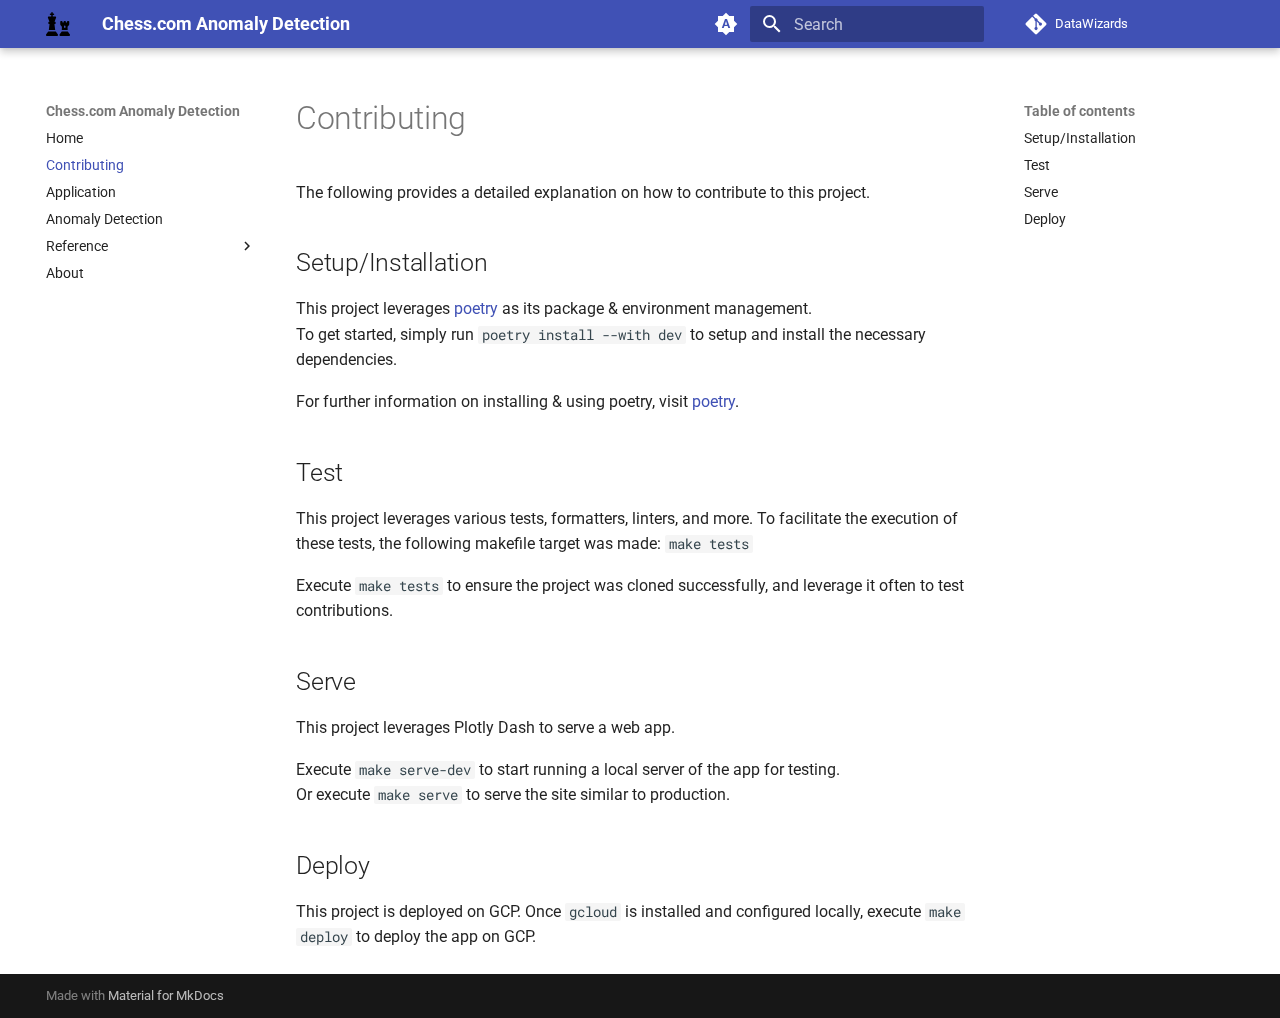
<file: CONTRIBUTING/index.html>
<!doctype html>
<html lang="en" class="no-js">
  <head>
    
      <meta charset="utf-8">
      <meta name="viewport" content="width=device-width,initial-scale=1">
      
      
      
      
        <link rel="prev" href="..">
      
      
        <link rel="next" href="../anomaly_detection/">
      
      
      <link rel="icon" href="../assets/images/favicon.png">
      <meta name="generator" content="mkdocs-1.6.1, mkdocs-material-9.5.44">
    
    
      
        <title>Contributing - Chess.com Anomaly Detection</title>
      
    
    
      <link rel="stylesheet" href="../assets/stylesheets/main.0253249f.min.css">
      
        
        <link rel="stylesheet" href="../assets/stylesheets/palette.06af60db.min.css">
      
      


    
    
      
    
    
      
        
        
        <link rel="preconnect" href="https://fonts.gstatic.com" crossorigin>
        <link rel="stylesheet" href="https://fonts.googleapis.com/css?family=Roboto:300,300i,400,400i,700,700i%7CRoboto+Mono:400,400i,700,700i&display=fallback">
        <style>:root{--md-text-font:"Roboto";--md-code-font:"Roboto Mono"}</style>
      
    
    
      <link rel="stylesheet" href="../assets/_mkdocstrings.css">
    
    <script>__md_scope=new URL("..",location),__md_hash=e=>[...e].reduce(((e,_)=>(e<<5)-e+_.charCodeAt(0)),0),__md_get=(e,_=localStorage,t=__md_scope)=>JSON.parse(_.getItem(t.pathname+"."+e)),__md_set=(e,_,t=localStorage,a=__md_scope)=>{try{t.setItem(a.pathname+"."+e,JSON.stringify(_))}catch(e){}}</script>
    
      

    
    
    
  </head>
  
  
    
    
      
    
    
    
    
    <body dir="ltr" data-md-color-scheme="auto" data-md-color-primary="indigo" data-md-color-accent="yellow">
  
    
    <input class="md-toggle" data-md-toggle="drawer" type="checkbox" id="__drawer" autocomplete="off">
    <input class="md-toggle" data-md-toggle="search" type="checkbox" id="__search" autocomplete="off">
    <label class="md-overlay" for="__drawer"></label>
    <div data-md-component="skip">
      
        
        <a href="#contributing" class="md-skip">
          Skip to content
        </a>
      
    </div>
    <div data-md-component="announce">
      
    </div>
    
    
      

  

<header class="md-header md-header--shadow" data-md-component="header">
  <nav class="md-header__inner md-grid" aria-label="Header">
    <a href=".." title="Chess.com Anomaly Detection" class="md-header__button md-logo" aria-label="Chess.com Anomaly Detection" data-md-component="logo">
      
  <img src="../assets/chess-solid.svg" alt="logo">

    </a>
    <label class="md-header__button md-icon" for="__drawer">
      
      <svg xmlns="http://www.w3.org/2000/svg" viewBox="0 0 24 24"><path d="M3 6h18v2H3zm0 5h18v2H3zm0 5h18v2H3z"/></svg>
    </label>
    <div class="md-header__title" data-md-component="header-title">
      <div class="md-header__ellipsis">
        <div class="md-header__topic">
          <span class="md-ellipsis">
            Chess.com Anomaly Detection
          </span>
        </div>
        <div class="md-header__topic" data-md-component="header-topic">
          <span class="md-ellipsis">
            
              Contributing
            
          </span>
        </div>
      </div>
    </div>
    
      
        <form class="md-header__option" data-md-component="palette">
  
    
    
    
    <input class="md-option" data-md-color-media="" data-md-color-scheme="auto" data-md-color-primary="indigo" data-md-color-accent="yellow"  aria-label="Switch to light mode"  type="radio" name="__palette" id="__palette_0">
    
      <label class="md-header__button md-icon" title="Switch to light mode" for="__palette_1" hidden>
        <svg xmlns="http://www.w3.org/2000/svg" viewBox="0 0 24 24"><path d="m14.3 16-.7-2h-3.2l-.7 2H7.8L11 7h2l3.2 9zM20 8.69V4h-4.69L12 .69 8.69 4H4v4.69L.69 12 4 15.31V20h4.69L12 23.31 15.31 20H20v-4.69L23.31 12zm-9.15 3.96h2.3L12 9z"/></svg>
      </label>
    
  
    
    
    
    <input class="md-option" data-md-color-media="(prefers-color-scheme: light)" data-md-color-scheme="default" data-md-color-primary="indigo" data-md-color-accent="yellow"  aria-label="Switch to dark mode"  type="radio" name="__palette" id="__palette_1">
    
      <label class="md-header__button md-icon" title="Switch to dark mode" for="__palette_2" hidden>
        <svg xmlns="http://www.w3.org/2000/svg" viewBox="0 0 24 24"><path d="M12 7a5 5 0 0 1 5 5 5 5 0 0 1-5 5 5 5 0 0 1-5-5 5 5 0 0 1 5-5m0 2a3 3 0 0 0-3 3 3 3 0 0 0 3 3 3 3 0 0 0 3-3 3 3 0 0 0-3-3m0-7 2.39 3.42C13.65 5.15 12.84 5 12 5s-1.65.15-2.39.42zM3.34 7l4.16-.35A7.2 7.2 0 0 0 5.94 8.5c-.44.74-.69 1.5-.83 2.29zm.02 10 1.76-3.77a7.131 7.131 0 0 0 2.38 4.14zM20.65 7l-1.77 3.79a7.02 7.02 0 0 0-2.38-4.15zm-.01 10-4.14.36c.59-.51 1.12-1.14 1.54-1.86.42-.73.69-1.5.83-2.29zM12 22l-2.41-3.44c.74.27 1.55.44 2.41.44.82 0 1.63-.17 2.37-.44z"/></svg>
      </label>
    
  
    
    
    
    <input class="md-option" data-md-color-media="(prefers-color-scheme: dark)" data-md-color-scheme="slate" data-md-color-primary="indigo" data-md-color-accent="yellow"  aria-label="Switch to system preference"  type="radio" name="__palette" id="__palette_2">
    
      <label class="md-header__button md-icon" title="Switch to system preference" for="__palette_0" hidden>
        <svg xmlns="http://www.w3.org/2000/svg" viewBox="0 0 24 24"><path d="m17.75 4.09-2.53 1.94.91 3.06-2.63-1.81-2.63 1.81.91-3.06-2.53-1.94L12.44 4l1.06-3 1.06 3zm3.5 6.91-1.64 1.25.59 1.98-1.7-1.17-1.7 1.17.59-1.98L15.75 11l2.06-.05L18.5 9l.69 1.95zm-2.28 4.95c.83-.08 1.72 1.1 1.19 1.85-.32.45-.66.87-1.08 1.27C15.17 23 8.84 23 4.94 19.07c-3.91-3.9-3.91-10.24 0-14.14.4-.4.82-.76 1.27-1.08.75-.53 1.93.36 1.85 1.19-.27 2.86.69 5.83 2.89 8.02a9.96 9.96 0 0 0 8.02 2.89m-1.64 2.02a12.08 12.08 0 0 1-7.8-3.47c-2.17-2.19-3.33-5-3.49-7.82-2.81 3.14-2.7 7.96.31 10.98 3.02 3.01 7.84 3.12 10.98.31"/></svg>
      </label>
    
  
</form>
      
    
    
      <script>var palette=__md_get("__palette");if(palette&&palette.color){if("(prefers-color-scheme)"===palette.color.media){var media=matchMedia("(prefers-color-scheme: light)"),input=document.querySelector(media.matches?"[data-md-color-media='(prefers-color-scheme: light)']":"[data-md-color-media='(prefers-color-scheme: dark)']");palette.color.media=input.getAttribute("data-md-color-media"),palette.color.scheme=input.getAttribute("data-md-color-scheme"),palette.color.primary=input.getAttribute("data-md-color-primary"),palette.color.accent=input.getAttribute("data-md-color-accent")}for(var[key,value]of Object.entries(palette.color))document.body.setAttribute("data-md-color-"+key,value)}</script>
    
    
    
      <label class="md-header__button md-icon" for="__search">
        
        <svg xmlns="http://www.w3.org/2000/svg" viewBox="0 0 24 24"><path d="M9.5 3A6.5 6.5 0 0 1 16 9.5c0 1.61-.59 3.09-1.56 4.23l.27.27h.79l5 5-1.5 1.5-5-5v-.79l-.27-.27A6.52 6.52 0 0 1 9.5 16 6.5 6.5 0 0 1 3 9.5 6.5 6.5 0 0 1 9.5 3m0 2C7 5 5 7 5 9.5S7 14 9.5 14 14 12 14 9.5 12 5 9.5 5"/></svg>
      </label>
      <div class="md-search" data-md-component="search" role="dialog">
  <label class="md-search__overlay" for="__search"></label>
  <div class="md-search__inner" role="search">
    <form class="md-search__form" name="search">
      <input type="text" class="md-search__input" name="query" aria-label="Search" placeholder="Search" autocapitalize="off" autocorrect="off" autocomplete="off" spellcheck="false" data-md-component="search-query" required>
      <label class="md-search__icon md-icon" for="__search">
        
        <svg xmlns="http://www.w3.org/2000/svg" viewBox="0 0 24 24"><path d="M9.5 3A6.5 6.5 0 0 1 16 9.5c0 1.61-.59 3.09-1.56 4.23l.27.27h.79l5 5-1.5 1.5-5-5v-.79l-.27-.27A6.52 6.52 0 0 1 9.5 16 6.5 6.5 0 0 1 3 9.5 6.5 6.5 0 0 1 9.5 3m0 2C7 5 5 7 5 9.5S7 14 9.5 14 14 12 14 9.5 12 5 9.5 5"/></svg>
        
        <svg xmlns="http://www.w3.org/2000/svg" viewBox="0 0 24 24"><path d="M20 11v2H8l5.5 5.5-1.42 1.42L4.16 12l7.92-7.92L13.5 5.5 8 11z"/></svg>
      </label>
      <nav class="md-search__options" aria-label="Search">
        
        <button type="reset" class="md-search__icon md-icon" title="Clear" aria-label="Clear" tabindex="-1">
          
          <svg xmlns="http://www.w3.org/2000/svg" viewBox="0 0 24 24"><path d="M19 6.41 17.59 5 12 10.59 6.41 5 5 6.41 10.59 12 5 17.59 6.41 19 12 13.41 17.59 19 19 17.59 13.41 12z"/></svg>
        </button>
      </nav>
      
    </form>
    <div class="md-search__output">
      <div class="md-search__scrollwrap" tabindex="0" data-md-scrollfix>
        <div class="md-search-result" data-md-component="search-result">
          <div class="md-search-result__meta">
            Initializing search
          </div>
          <ol class="md-search-result__list" role="presentation"></ol>
        </div>
      </div>
    </div>
  </div>
</div>
    
    
      <div class="md-header__source">
        <a href="https://github.com/jordanttay1/DataWizards" title="Go to repository" class="md-source" data-md-component="source">
  <div class="md-source__icon md-icon">
    
    <svg xmlns="http://www.w3.org/2000/svg" viewBox="0 0 448 512"><!--! Font Awesome Free 6.6.0 by @fontawesome - https://fontawesome.com License - https://fontawesome.com/license/free (Icons: CC BY 4.0, Fonts: SIL OFL 1.1, Code: MIT License) Copyright 2024 Fonticons, Inc.--><path d="M439.55 236.05 244 40.45a28.87 28.87 0 0 0-40.81 0l-40.66 40.63 51.52 51.52c27.06-9.14 52.68 16.77 43.39 43.68l49.66 49.66c34.23-11.8 61.18 31 35.47 56.69-26.49 26.49-70.21-2.87-56-37.34L240.22 199v121.85c25.3 12.54 22.26 41.85 9.08 55a34.34 34.34 0 0 1-48.55 0c-17.57-17.6-11.07-46.91 11.25-56v-123c-20.8-8.51-24.6-30.74-18.64-45L142.57 101 8.45 235.14a28.86 28.86 0 0 0 0 40.81l195.61 195.6a28.86 28.86 0 0 0 40.8 0l194.69-194.69a28.86 28.86 0 0 0 0-40.81"/></svg>
  </div>
  <div class="md-source__repository">
    DataWizards
  </div>
</a>
      </div>
    
  </nav>
  
</header>
    
    <div class="md-container" data-md-component="container">
      
      
        
          
        
      
      <main class="md-main" data-md-component="main">
        <div class="md-main__inner md-grid">
          
            
              
              <div class="md-sidebar md-sidebar--primary" data-md-component="sidebar" data-md-type="navigation" >
                <div class="md-sidebar__scrollwrap">
                  <div class="md-sidebar__inner">
                    



<nav class="md-nav md-nav--primary" aria-label="Navigation" data-md-level="0">
  <label class="md-nav__title" for="__drawer">
    <a href=".." title="Chess.com Anomaly Detection" class="md-nav__button md-logo" aria-label="Chess.com Anomaly Detection" data-md-component="logo">
      
  <img src="../assets/chess-solid.svg" alt="logo">

    </a>
    Chess.com Anomaly Detection
  </label>
  
    <div class="md-nav__source">
      <a href="https://github.com/jordanttay1/DataWizards" title="Go to repository" class="md-source" data-md-component="source">
  <div class="md-source__icon md-icon">
    
    <svg xmlns="http://www.w3.org/2000/svg" viewBox="0 0 448 512"><!--! Font Awesome Free 6.6.0 by @fontawesome - https://fontawesome.com License - https://fontawesome.com/license/free (Icons: CC BY 4.0, Fonts: SIL OFL 1.1, Code: MIT License) Copyright 2024 Fonticons, Inc.--><path d="M439.55 236.05 244 40.45a28.87 28.87 0 0 0-40.81 0l-40.66 40.63 51.52 51.52c27.06-9.14 52.68 16.77 43.39 43.68l49.66 49.66c34.23-11.8 61.18 31 35.47 56.69-26.49 26.49-70.21-2.87-56-37.34L240.22 199v121.85c25.3 12.54 22.26 41.85 9.08 55a34.34 34.34 0 0 1-48.55 0c-17.57-17.6-11.07-46.91 11.25-56v-123c-20.8-8.51-24.6-30.74-18.64-45L142.57 101 8.45 235.14a28.86 28.86 0 0 0 0 40.81l195.61 195.6a28.86 28.86 0 0 0 40.8 0l194.69-194.69a28.86 28.86 0 0 0 0-40.81"/></svg>
  </div>
  <div class="md-source__repository">
    DataWizards
  </div>
</a>
    </div>
  
  <ul class="md-nav__list" data-md-scrollfix>
    
      
      
  
  
  
  
    <li class="md-nav__item">
      <a href=".." class="md-nav__link">
        
  
  <span class="md-ellipsis">
    Home
  </span>
  

      </a>
    </li>
  

    
      
      
  
  
    
  
  
  
    <li class="md-nav__item md-nav__item--active">
      
      <input class="md-nav__toggle md-toggle" type="checkbox" id="__toc">
      
      
        
      
      
        <label class="md-nav__link md-nav__link--active" for="__toc">
          
  
  <span class="md-ellipsis">
    Contributing
  </span>
  

          <span class="md-nav__icon md-icon"></span>
        </label>
      
      <a href="./" class="md-nav__link md-nav__link--active">
        
  
  <span class="md-ellipsis">
    Contributing
  </span>
  

      </a>
      
        

<nav class="md-nav md-nav--secondary" aria-label="Table of contents">
  
  
  
    
  
  
    <label class="md-nav__title" for="__toc">
      <span class="md-nav__icon md-icon"></span>
      Table of contents
    </label>
    <ul class="md-nav__list" data-md-component="toc" data-md-scrollfix>
      
        <li class="md-nav__item">
  <a href="#setupinstallation" class="md-nav__link">
    <span class="md-ellipsis">
      Setup/Installation
    </span>
  </a>
  
</li>
      
        <li class="md-nav__item">
  <a href="#test" class="md-nav__link">
    <span class="md-ellipsis">
      Test
    </span>
  </a>
  
</li>
      
        <li class="md-nav__item">
  <a href="#serve" class="md-nav__link">
    <span class="md-ellipsis">
      Serve
    </span>
  </a>
  
</li>
      
        <li class="md-nav__item">
  <a href="#deploy" class="md-nav__link">
    <span class="md-ellipsis">
      Deploy
    </span>
  </a>
  
</li>
      
    </ul>
  
</nav>
      
    </li>
  

    
      
      
  
  
  
  
    <li class="md-nav__item">
      <a href="https://cse6242-439117.wl.r.appspot.com" class="md-nav__link">
        
  
  <span class="md-ellipsis">
    Application
  </span>
  

      </a>
    </li>
  

    
      
      
  
  
  
  
    <li class="md-nav__item">
      <a href="../anomaly_detection/" class="md-nav__link">
        
  
  <span class="md-ellipsis">
    Anomaly Detection
  </span>
  

      </a>
    </li>
  

    
      
      
  
  
  
  
    
    
    
    
    <li class="md-nav__item md-nav__item--nested">
      
        
        
        <input class="md-nav__toggle md-toggle " type="checkbox" id="__nav_5" >
        
          
          <label class="md-nav__link" for="__nav_5" id="__nav_5_label" tabindex="0">
            
  
  <span class="md-ellipsis">
    Reference
  </span>
  

            <span class="md-nav__icon md-icon"></span>
          </label>
        
        <nav class="md-nav" data-md-level="1" aria-labelledby="__nav_5_label" aria-expanded="false">
          <label class="md-nav__title" for="__nav_5">
            <span class="md-nav__icon md-icon"></span>
            Reference
          </label>
          <ul class="md-nav__list" data-md-scrollfix>
            
              
                
  
  
  
  
    <li class="md-nav__item">
      <a href="../reference/cache/" class="md-nav__link">
        
  
  <span class="md-ellipsis">
    Cache
  </span>
  

      </a>
    </li>
  

              
            
              
                
  
  
  
  
    <li class="md-nav__item">
      <a href="../reference/network/" class="md-nav__link">
        
  
  <span class="md-ellipsis">
    Network
  </span>
  

      </a>
    </li>
  

              
            
              
                
  
  
  
  
    <li class="md-nav__item">
      <a href="../reference/dashapp/" class="md-nav__link">
        
  
  <span class="md-ellipsis">
    DashApp
  </span>
  

      </a>
    </li>
  

              
            
              
                
  
  
  
  
    <li class="md-nav__item">
      <a href="../reference/extraction/" class="md-nav__link">
        
  
  <span class="md-ellipsis">
    Extraction
  </span>
  

      </a>
    </li>
  

              
            
          </ul>
        </nav>
      
    </li>
  

    
      
      
  
  
  
  
    <li class="md-nav__item">
      <a href="../about/" class="md-nav__link">
        
  
  <span class="md-ellipsis">
    About
  </span>
  

      </a>
    </li>
  

    
  </ul>
</nav>
                  </div>
                </div>
              </div>
            
            
              
              <div class="md-sidebar md-sidebar--secondary" data-md-component="sidebar" data-md-type="toc" >
                <div class="md-sidebar__scrollwrap">
                  <div class="md-sidebar__inner">
                    

<nav class="md-nav md-nav--secondary" aria-label="Table of contents">
  
  
  
    
  
  
    <label class="md-nav__title" for="__toc">
      <span class="md-nav__icon md-icon"></span>
      Table of contents
    </label>
    <ul class="md-nav__list" data-md-component="toc" data-md-scrollfix>
      
        <li class="md-nav__item">
  <a href="#setupinstallation" class="md-nav__link">
    <span class="md-ellipsis">
      Setup/Installation
    </span>
  </a>
  
</li>
      
        <li class="md-nav__item">
  <a href="#test" class="md-nav__link">
    <span class="md-ellipsis">
      Test
    </span>
  </a>
  
</li>
      
        <li class="md-nav__item">
  <a href="#serve" class="md-nav__link">
    <span class="md-ellipsis">
      Serve
    </span>
  </a>
  
</li>
      
        <li class="md-nav__item">
  <a href="#deploy" class="md-nav__link">
    <span class="md-ellipsis">
      Deploy
    </span>
  </a>
  
</li>
      
    </ul>
  
</nav>
                  </div>
                </div>
              </div>
            
          
          
            <div class="md-content" data-md-component="content">
              <article class="md-content__inner md-typeset">
                
                  

  
  


<h1 id="contributing">Contributing</h1>
<p>The following provides a detailed explanation on how to contribute to this project.</p>
<h2 id="setupinstallation">Setup/Installation</h2>
<p>This project leverages <a href="http://python-poetry.org">poetry</a> as its package &amp; environment management.<br />
To get started, simply run <code>poetry install --with dev</code> to setup and install the necessary dependencies.</p>
<p>For further information on installing &amp; using poetry, visit <a href="http://python-poetry.org">poetry</a>.</p>
<h2 id="test">Test</h2>
<p>This project leverages various tests, formatters, linters, and more. To facilitate the execution of these tests, the following makefile target was made: <code>make tests</code></p>
<p>Execute <code>make tests</code> to ensure the project was cloned successfully, and leverage it often to test contributions.</p>
<h2 id="serve">Serve</h2>
<p>This project leverages Plotly Dash to serve a web app.</p>
<p>Execute <code>make serve-dev</code> to start running a local server of the app for testing.<br />
Or execute <code>make serve</code> to serve the site similar to production.</p>
<h2 id="deploy">Deploy</h2>
<p>This project is deployed on GCP. Once <code>gcloud</code> is installed and configured locally, execute <code>make deploy</code> to deploy the app on GCP.</p>












                
              </article>
            </div>
          
          
<script>var target=document.getElementById(location.hash.slice(1));target&&target.name&&(target.checked=target.name.startsWith("__tabbed_"))</script>
        </div>
        
      </main>
      
        <footer class="md-footer">
  
  <div class="md-footer-meta md-typeset">
    <div class="md-footer-meta__inner md-grid">
      <div class="md-copyright">
  
  
    Made with
    <a href="https://squidfunk.github.io/mkdocs-material/" target="_blank" rel="noopener">
      Material for MkDocs
    </a>
  
</div>
      
    </div>
  </div>
</footer>
      
    </div>
    <div class="md-dialog" data-md-component="dialog">
      <div class="md-dialog__inner md-typeset"></div>
    </div>
    
    
    <script id="__config" type="application/json">{"base": "..", "features": ["optimize", "content.code.annotate", "palette.toggle"], "search": "../assets/javascripts/workers/search.6ce7567c.min.js", "translations": {"clipboard.copied": "Copied to clipboard", "clipboard.copy": "Copy to clipboard", "search.result.more.one": "1 more on this page", "search.result.more.other": "# more on this page", "search.result.none": "No matching documents", "search.result.one": "1 matching document", "search.result.other": "# matching documents", "search.result.placeholder": "Type to start searching", "search.result.term.missing": "Missing", "select.version": "Select version"}}</script>
    
    
      <script src="../assets/javascripts/bundle.83f73b43.min.js"></script>
      
    
  </body>
</html>
</file>
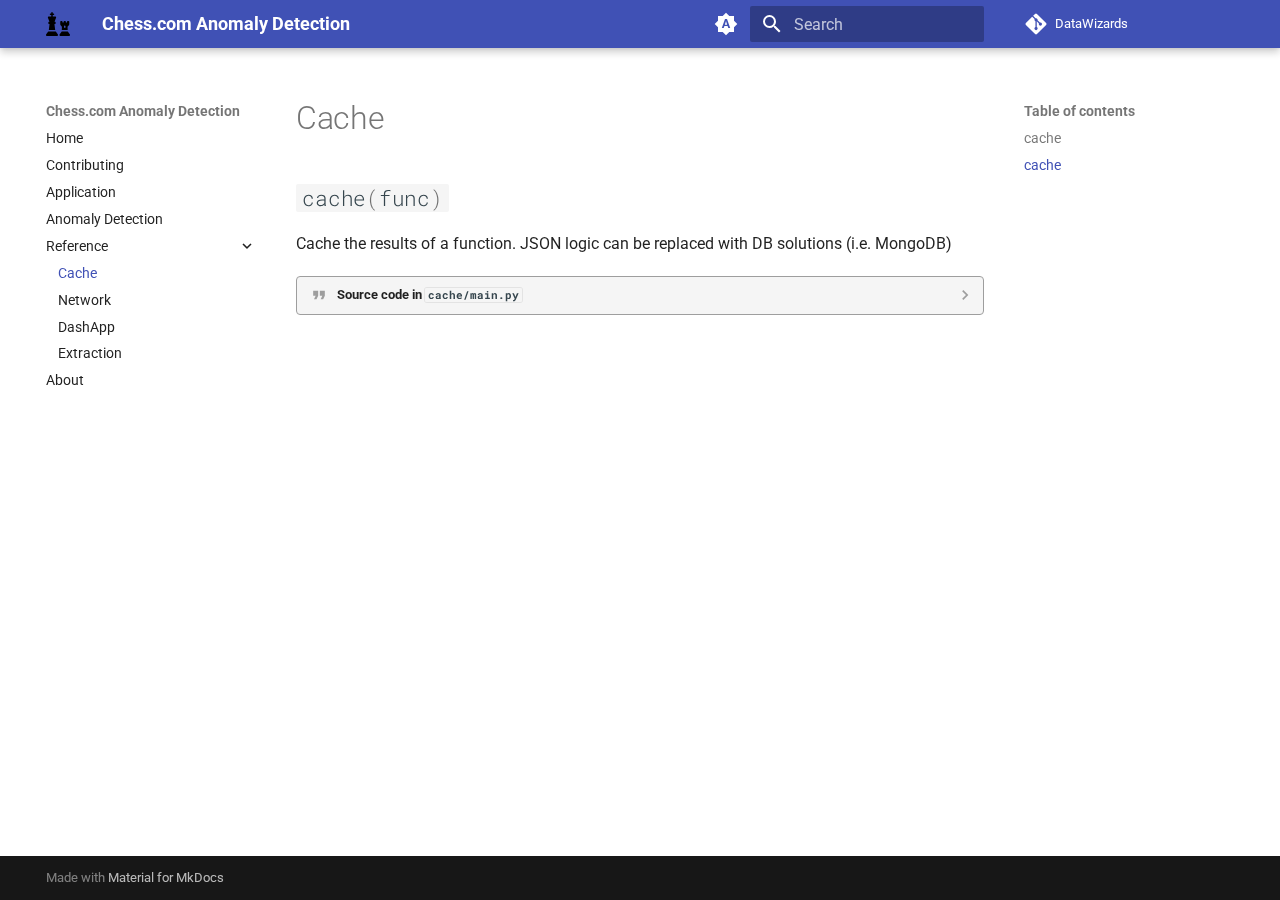
<file: reference/cache/index.html>
<!doctype html>
<html lang="en" class="no-js">
  <head>
    
      <meta charset="utf-8">
      <meta name="viewport" content="width=device-width,initial-scale=1">
      
      
      
      
        <link rel="prev" href="../../anomaly_detection/">
      
      
        <link rel="next" href="../network/">
      
      
      <link rel="icon" href="../../assets/images/favicon.png">
      <meta name="generator" content="mkdocs-1.6.1, mkdocs-material-9.5.44">
    
    
      
        <title>Cache - Chess.com Anomaly Detection</title>
      
    
    
      <link rel="stylesheet" href="../../assets/stylesheets/main.0253249f.min.css">
      
        
        <link rel="stylesheet" href="../../assets/stylesheets/palette.06af60db.min.css">
      
      


    
    
      
    
    
      
        
        
        <link rel="preconnect" href="https://fonts.gstatic.com" crossorigin>
        <link rel="stylesheet" href="https://fonts.googleapis.com/css?family=Roboto:300,300i,400,400i,700,700i%7CRoboto+Mono:400,400i,700,700i&display=fallback">
        <style>:root{--md-text-font:"Roboto";--md-code-font:"Roboto Mono"}</style>
      
    
    
      <link rel="stylesheet" href="../../assets/_mkdocstrings.css">
    
    <script>__md_scope=new URL("../..",location),__md_hash=e=>[...e].reduce(((e,_)=>(e<<5)-e+_.charCodeAt(0)),0),__md_get=(e,_=localStorage,t=__md_scope)=>JSON.parse(_.getItem(t.pathname+"."+e)),__md_set=(e,_,t=localStorage,a=__md_scope)=>{try{t.setItem(a.pathname+"."+e,JSON.stringify(_))}catch(e){}}</script>
    
      

    
    
    
  </head>
  
  
    
    
      
    
    
    
    
    <body dir="ltr" data-md-color-scheme="auto" data-md-color-primary="indigo" data-md-color-accent="yellow">
  
    
    <input class="md-toggle" data-md-toggle="drawer" type="checkbox" id="__drawer" autocomplete="off">
    <input class="md-toggle" data-md-toggle="search" type="checkbox" id="__search" autocomplete="off">
    <label class="md-overlay" for="__drawer"></label>
    <div data-md-component="skip">
      
        
        <a href="#cache_1" class="md-skip">
          Skip to content
        </a>
      
    </div>
    <div data-md-component="announce">
      
    </div>
    
    
      

  

<header class="md-header md-header--shadow" data-md-component="header">
  <nav class="md-header__inner md-grid" aria-label="Header">
    <a href="../.." title="Chess.com Anomaly Detection" class="md-header__button md-logo" aria-label="Chess.com Anomaly Detection" data-md-component="logo">
      
  <img src="../../assets/chess-solid.svg" alt="logo">

    </a>
    <label class="md-header__button md-icon" for="__drawer">
      
      <svg xmlns="http://www.w3.org/2000/svg" viewBox="0 0 24 24"><path d="M3 6h18v2H3zm0 5h18v2H3zm0 5h18v2H3z"/></svg>
    </label>
    <div class="md-header__title" data-md-component="header-title">
      <div class="md-header__ellipsis">
        <div class="md-header__topic">
          <span class="md-ellipsis">
            Chess.com Anomaly Detection
          </span>
        </div>
        <div class="md-header__topic" data-md-component="header-topic">
          <span class="md-ellipsis">
            
              Cache
            
          </span>
        </div>
      </div>
    </div>
    
      
        <form class="md-header__option" data-md-component="palette">
  
    
    
    
    <input class="md-option" data-md-color-media="" data-md-color-scheme="auto" data-md-color-primary="indigo" data-md-color-accent="yellow"  aria-label="Switch to light mode"  type="radio" name="__palette" id="__palette_0">
    
      <label class="md-header__button md-icon" title="Switch to light mode" for="__palette_1" hidden>
        <svg xmlns="http://www.w3.org/2000/svg" viewBox="0 0 24 24"><path d="m14.3 16-.7-2h-3.2l-.7 2H7.8L11 7h2l3.2 9zM20 8.69V4h-4.69L12 .69 8.69 4H4v4.69L.69 12 4 15.31V20h4.69L12 23.31 15.31 20H20v-4.69L23.31 12zm-9.15 3.96h2.3L12 9z"/></svg>
      </label>
    
  
    
    
    
    <input class="md-option" data-md-color-media="(prefers-color-scheme: light)" data-md-color-scheme="default" data-md-color-primary="indigo" data-md-color-accent="yellow"  aria-label="Switch to dark mode"  type="radio" name="__palette" id="__palette_1">
    
      <label class="md-header__button md-icon" title="Switch to dark mode" for="__palette_2" hidden>
        <svg xmlns="http://www.w3.org/2000/svg" viewBox="0 0 24 24"><path d="M12 7a5 5 0 0 1 5 5 5 5 0 0 1-5 5 5 5 0 0 1-5-5 5 5 0 0 1 5-5m0 2a3 3 0 0 0-3 3 3 3 0 0 0 3 3 3 3 0 0 0 3-3 3 3 0 0 0-3-3m0-7 2.39 3.42C13.65 5.15 12.84 5 12 5s-1.65.15-2.39.42zM3.34 7l4.16-.35A7.2 7.2 0 0 0 5.94 8.5c-.44.74-.69 1.5-.83 2.29zm.02 10 1.76-3.77a7.131 7.131 0 0 0 2.38 4.14zM20.65 7l-1.77 3.79a7.02 7.02 0 0 0-2.38-4.15zm-.01 10-4.14.36c.59-.51 1.12-1.14 1.54-1.86.42-.73.69-1.5.83-2.29zM12 22l-2.41-3.44c.74.27 1.55.44 2.41.44.82 0 1.63-.17 2.37-.44z"/></svg>
      </label>
    
  
    
    
    
    <input class="md-option" data-md-color-media="(prefers-color-scheme: dark)" data-md-color-scheme="slate" data-md-color-primary="indigo" data-md-color-accent="yellow"  aria-label="Switch to system preference"  type="radio" name="__palette" id="__palette_2">
    
      <label class="md-header__button md-icon" title="Switch to system preference" for="__palette_0" hidden>
        <svg xmlns="http://www.w3.org/2000/svg" viewBox="0 0 24 24"><path d="m17.75 4.09-2.53 1.94.91 3.06-2.63-1.81-2.63 1.81.91-3.06-2.53-1.94L12.44 4l1.06-3 1.06 3zm3.5 6.91-1.64 1.25.59 1.98-1.7-1.17-1.7 1.17.59-1.98L15.75 11l2.06-.05L18.5 9l.69 1.95zm-2.28 4.95c.83-.08 1.72 1.1 1.19 1.85-.32.45-.66.87-1.08 1.27C15.17 23 8.84 23 4.94 19.07c-3.91-3.9-3.91-10.24 0-14.14.4-.4.82-.76 1.27-1.08.75-.53 1.93.36 1.85 1.19-.27 2.86.69 5.83 2.89 8.02a9.96 9.96 0 0 0 8.02 2.89m-1.64 2.02a12.08 12.08 0 0 1-7.8-3.47c-2.17-2.19-3.33-5-3.49-7.82-2.81 3.14-2.7 7.96.31 10.98 3.02 3.01 7.84 3.12 10.98.31"/></svg>
      </label>
    
  
</form>
      
    
    
      <script>var palette=__md_get("__palette");if(palette&&palette.color){if("(prefers-color-scheme)"===palette.color.media){var media=matchMedia("(prefers-color-scheme: light)"),input=document.querySelector(media.matches?"[data-md-color-media='(prefers-color-scheme: light)']":"[data-md-color-media='(prefers-color-scheme: dark)']");palette.color.media=input.getAttribute("data-md-color-media"),palette.color.scheme=input.getAttribute("data-md-color-scheme"),palette.color.primary=input.getAttribute("data-md-color-primary"),palette.color.accent=input.getAttribute("data-md-color-accent")}for(var[key,value]of Object.entries(palette.color))document.body.setAttribute("data-md-color-"+key,value)}</script>
    
    
    
      <label class="md-header__button md-icon" for="__search">
        
        <svg xmlns="http://www.w3.org/2000/svg" viewBox="0 0 24 24"><path d="M9.5 3A6.5 6.5 0 0 1 16 9.5c0 1.61-.59 3.09-1.56 4.23l.27.27h.79l5 5-1.5 1.5-5-5v-.79l-.27-.27A6.52 6.52 0 0 1 9.5 16 6.5 6.5 0 0 1 3 9.5 6.5 6.5 0 0 1 9.5 3m0 2C7 5 5 7 5 9.5S7 14 9.5 14 14 12 14 9.5 12 5 9.5 5"/></svg>
      </label>
      <div class="md-search" data-md-component="search" role="dialog">
  <label class="md-search__overlay" for="__search"></label>
  <div class="md-search__inner" role="search">
    <form class="md-search__form" name="search">
      <input type="text" class="md-search__input" name="query" aria-label="Search" placeholder="Search" autocapitalize="off" autocorrect="off" autocomplete="off" spellcheck="false" data-md-component="search-query" required>
      <label class="md-search__icon md-icon" for="__search">
        
        <svg xmlns="http://www.w3.org/2000/svg" viewBox="0 0 24 24"><path d="M9.5 3A6.5 6.5 0 0 1 16 9.5c0 1.61-.59 3.09-1.56 4.23l.27.27h.79l5 5-1.5 1.5-5-5v-.79l-.27-.27A6.52 6.52 0 0 1 9.5 16 6.5 6.5 0 0 1 3 9.5 6.5 6.5 0 0 1 9.5 3m0 2C7 5 5 7 5 9.5S7 14 9.5 14 14 12 14 9.5 12 5 9.5 5"/></svg>
        
        <svg xmlns="http://www.w3.org/2000/svg" viewBox="0 0 24 24"><path d="M20 11v2H8l5.5 5.5-1.42 1.42L4.16 12l7.92-7.92L13.5 5.5 8 11z"/></svg>
      </label>
      <nav class="md-search__options" aria-label="Search">
        
        <button type="reset" class="md-search__icon md-icon" title="Clear" aria-label="Clear" tabindex="-1">
          
          <svg xmlns="http://www.w3.org/2000/svg" viewBox="0 0 24 24"><path d="M19 6.41 17.59 5 12 10.59 6.41 5 5 6.41 10.59 12 5 17.59 6.41 19 12 13.41 17.59 19 19 17.59 13.41 12z"/></svg>
        </button>
      </nav>
      
    </form>
    <div class="md-search__output">
      <div class="md-search__scrollwrap" tabindex="0" data-md-scrollfix>
        <div class="md-search-result" data-md-component="search-result">
          <div class="md-search-result__meta">
            Initializing search
          </div>
          <ol class="md-search-result__list" role="presentation"></ol>
        </div>
      </div>
    </div>
  </div>
</div>
    
    
      <div class="md-header__source">
        <a href="https://github.com/jordanttay1/DataWizards" title="Go to repository" class="md-source" data-md-component="source">
  <div class="md-source__icon md-icon">
    
    <svg xmlns="http://www.w3.org/2000/svg" viewBox="0 0 448 512"><!--! Font Awesome Free 6.6.0 by @fontawesome - https://fontawesome.com License - https://fontawesome.com/license/free (Icons: CC BY 4.0, Fonts: SIL OFL 1.1, Code: MIT License) Copyright 2024 Fonticons, Inc.--><path d="M439.55 236.05 244 40.45a28.87 28.87 0 0 0-40.81 0l-40.66 40.63 51.52 51.52c27.06-9.14 52.68 16.77 43.39 43.68l49.66 49.66c34.23-11.8 61.18 31 35.47 56.69-26.49 26.49-70.21-2.87-56-37.34L240.22 199v121.85c25.3 12.54 22.26 41.85 9.08 55a34.34 34.34 0 0 1-48.55 0c-17.57-17.6-11.07-46.91 11.25-56v-123c-20.8-8.51-24.6-30.74-18.64-45L142.57 101 8.45 235.14a28.86 28.86 0 0 0 0 40.81l195.61 195.6a28.86 28.86 0 0 0 40.8 0l194.69-194.69a28.86 28.86 0 0 0 0-40.81"/></svg>
  </div>
  <div class="md-source__repository">
    DataWizards
  </div>
</a>
      </div>
    
  </nav>
  
</header>
    
    <div class="md-container" data-md-component="container">
      
      
        
          
        
      
      <main class="md-main" data-md-component="main">
        <div class="md-main__inner md-grid">
          
            
              
              <div class="md-sidebar md-sidebar--primary" data-md-component="sidebar" data-md-type="navigation" >
                <div class="md-sidebar__scrollwrap">
                  <div class="md-sidebar__inner">
                    



<nav class="md-nav md-nav--primary" aria-label="Navigation" data-md-level="0">
  <label class="md-nav__title" for="__drawer">
    <a href="../.." title="Chess.com Anomaly Detection" class="md-nav__button md-logo" aria-label="Chess.com Anomaly Detection" data-md-component="logo">
      
  <img src="../../assets/chess-solid.svg" alt="logo">

    </a>
    Chess.com Anomaly Detection
  </label>
  
    <div class="md-nav__source">
      <a href="https://github.com/jordanttay1/DataWizards" title="Go to repository" class="md-source" data-md-component="source">
  <div class="md-source__icon md-icon">
    
    <svg xmlns="http://www.w3.org/2000/svg" viewBox="0 0 448 512"><!--! Font Awesome Free 6.6.0 by @fontawesome - https://fontawesome.com License - https://fontawesome.com/license/free (Icons: CC BY 4.0, Fonts: SIL OFL 1.1, Code: MIT License) Copyright 2024 Fonticons, Inc.--><path d="M439.55 236.05 244 40.45a28.87 28.87 0 0 0-40.81 0l-40.66 40.63 51.52 51.52c27.06-9.14 52.68 16.77 43.39 43.68l49.66 49.66c34.23-11.8 61.18 31 35.47 56.69-26.49 26.49-70.21-2.87-56-37.34L240.22 199v121.85c25.3 12.54 22.26 41.85 9.08 55a34.34 34.34 0 0 1-48.55 0c-17.57-17.6-11.07-46.91 11.25-56v-123c-20.8-8.51-24.6-30.74-18.64-45L142.57 101 8.45 235.14a28.86 28.86 0 0 0 0 40.81l195.61 195.6a28.86 28.86 0 0 0 40.8 0l194.69-194.69a28.86 28.86 0 0 0 0-40.81"/></svg>
  </div>
  <div class="md-source__repository">
    DataWizards
  </div>
</a>
    </div>
  
  <ul class="md-nav__list" data-md-scrollfix>
    
      
      
  
  
  
  
    <li class="md-nav__item">
      <a href="../.." class="md-nav__link">
        
  
  <span class="md-ellipsis">
    Home
  </span>
  

      </a>
    </li>
  

    
      
      
  
  
  
  
    <li class="md-nav__item">
      <a href="../../CONTRIBUTING/" class="md-nav__link">
        
  
  <span class="md-ellipsis">
    Contributing
  </span>
  

      </a>
    </li>
  

    
      
      
  
  
  
  
    <li class="md-nav__item">
      <a href="https://cse6242-439117.wl.r.appspot.com" class="md-nav__link">
        
  
  <span class="md-ellipsis">
    Application
  </span>
  

      </a>
    </li>
  

    
      
      
  
  
  
  
    <li class="md-nav__item">
      <a href="../../anomaly_detection/" class="md-nav__link">
        
  
  <span class="md-ellipsis">
    Anomaly Detection
  </span>
  

      </a>
    </li>
  

    
      
      
  
  
    
  
  
  
    
    
    
    
    <li class="md-nav__item md-nav__item--active md-nav__item--nested">
      
        
        
        <input class="md-nav__toggle md-toggle " type="checkbox" id="__nav_5" checked>
        
          
          <label class="md-nav__link" for="__nav_5" id="__nav_5_label" tabindex="0">
            
  
  <span class="md-ellipsis">
    Reference
  </span>
  

            <span class="md-nav__icon md-icon"></span>
          </label>
        
        <nav class="md-nav" data-md-level="1" aria-labelledby="__nav_5_label" aria-expanded="true">
          <label class="md-nav__title" for="__nav_5">
            <span class="md-nav__icon md-icon"></span>
            Reference
          </label>
          <ul class="md-nav__list" data-md-scrollfix>
            
              
                
  
  
    
  
  
  
    <li class="md-nav__item md-nav__item--active">
      
      <input class="md-nav__toggle md-toggle" type="checkbox" id="__toc">
      
      
        
      
      
        <label class="md-nav__link md-nav__link--active" for="__toc">
          
  
  <span class="md-ellipsis">
    Cache
  </span>
  

          <span class="md-nav__icon md-icon"></span>
        </label>
      
      <a href="./" class="md-nav__link md-nav__link--active">
        
  
  <span class="md-ellipsis">
    Cache
  </span>
  

      </a>
      
        

<nav class="md-nav md-nav--secondary" aria-label="Table of contents">
  
  
  
    
  
  
    <label class="md-nav__title" for="__toc">
      <span class="md-nav__icon md-icon"></span>
      Table of contents
    </label>
    <ul class="md-nav__list" data-md-component="toc" data-md-scrollfix>
      
        <li class="md-nav__item">
  <a href="#cache" class="md-nav__link">
    <span class="md-ellipsis">
      cache
    </span>
  </a>
  
</li>
      
        <li class="md-nav__item">
  <a href="#cache.cache" class="md-nav__link">
    <span class="md-ellipsis">
      cache
    </span>
  </a>
  
</li>
      
    </ul>
  
</nav>
      
    </li>
  

              
            
              
                
  
  
  
  
    <li class="md-nav__item">
      <a href="../network/" class="md-nav__link">
        
  
  <span class="md-ellipsis">
    Network
  </span>
  

      </a>
    </li>
  

              
            
              
                
  
  
  
  
    <li class="md-nav__item">
      <a href="../dashapp/" class="md-nav__link">
        
  
  <span class="md-ellipsis">
    DashApp
  </span>
  

      </a>
    </li>
  

              
            
              
                
  
  
  
  
    <li class="md-nav__item">
      <a href="../extraction/" class="md-nav__link">
        
  
  <span class="md-ellipsis">
    Extraction
  </span>
  

      </a>
    </li>
  

              
            
          </ul>
        </nav>
      
    </li>
  

    
      
      
  
  
  
  
    <li class="md-nav__item">
      <a href="../../about/" class="md-nav__link">
        
  
  <span class="md-ellipsis">
    About
  </span>
  

      </a>
    </li>
  

    
  </ul>
</nav>
                  </div>
                </div>
              </div>
            
            
              
              <div class="md-sidebar md-sidebar--secondary" data-md-component="sidebar" data-md-type="toc" >
                <div class="md-sidebar__scrollwrap">
                  <div class="md-sidebar__inner">
                    

<nav class="md-nav md-nav--secondary" aria-label="Table of contents">
  
  
  
    
  
  
    <label class="md-nav__title" for="__toc">
      <span class="md-nav__icon md-icon"></span>
      Table of contents
    </label>
    <ul class="md-nav__list" data-md-component="toc" data-md-scrollfix>
      
        <li class="md-nav__item">
  <a href="#cache" class="md-nav__link">
    <span class="md-ellipsis">
      cache
    </span>
  </a>
  
</li>
      
        <li class="md-nav__item">
  <a href="#cache.cache" class="md-nav__link">
    <span class="md-ellipsis">
      cache
    </span>
  </a>
  
</li>
      
    </ul>
  
</nav>
                  </div>
                </div>
              </div>
            
          
          
            <div class="md-content" data-md-component="content">
              <article class="md-content__inner md-typeset">
                
                  

  
  


<h1 id="cache_1">Cache</h1>


<div class="doc doc-object doc-module">



<a id="cache"></a>
    <div class="doc doc-contents first">








  <div class="doc doc-children">









<div class="doc doc-object doc-function">


<h2 id="cache.cache" class="doc doc-heading">
            <code class="highlight language-python"><span class="n">cache</span><span class="p">(</span><span class="n">func</span><span class="p">)</span></code>

</h2>


    <div class="doc doc-contents ">

        <p>Cache the results of a function.
JSON logic can be replaced with DB solutions (i.e. MongoDB)</p>

            <details class="quote">
              <summary>Source code in <code>cache/main.py</code></summary>
              <div class="highlight"><table class="highlighttable"><tr><td class="linenos"><div class="linenodiv"><pre><span></span><span class="normal">31</span>
<span class="normal">32</span>
<span class="normal">33</span>
<span class="normal">34</span>
<span class="normal">35</span>
<span class="normal">36</span>
<span class="normal">37</span>
<span class="normal">38</span>
<span class="normal">39</span>
<span class="normal">40</span>
<span class="normal">41</span>
<span class="normal">42</span>
<span class="normal">43</span>
<span class="normal">44</span>
<span class="normal">45</span>
<span class="normal">46</span>
<span class="normal">47</span>
<span class="normal">48</span>
<span class="normal">49</span>
<span class="normal">50</span>
<span class="normal">51</span>
<span class="normal">52</span>
<span class="normal">53</span>
<span class="normal">54</span>
<span class="normal">55</span>
<span class="normal">56</span></pre></div></td><td class="code"><div><pre><span></span><code><span class="k">def</span> <span class="nf">cache</span><span class="p">(</span><span class="n">func</span><span class="p">):</span>
<span class="w">    </span><span class="sd">&quot;&quot;&quot;</span>
<span class="sd">    Cache the results of a function.</span>
<span class="sd">    JSON logic can be replaced with DB solutions (i.e. MongoDB)</span>
<span class="sd">    &quot;&quot;&quot;</span>

    <span class="nd">@wraps</span><span class="p">(</span><span class="n">func</span><span class="p">)</span>
    <span class="k">def</span> <span class="nf">wrapper</span><span class="p">(</span><span class="o">*</span><span class="n">args</span><span class="p">,</span> <span class="o">**</span><span class="n">kwargs</span><span class="p">):</span>
        <span class="k">if</span> <span class="n">IS_GCP</span><span class="p">:</span>  <span class="c1"># Disable cache on GCP</span>
            <span class="k">return</span> <span class="n">func</span><span class="p">(</span><span class="o">*</span><span class="n">args</span><span class="p">,</span> <span class="o">**</span><span class="n">kwargs</span><span class="p">)</span>
        <span class="n">cache_key</span> <span class="o">=</span> <span class="sa">f</span><span class="s2">&quot;</span><span class="si">{</span><span class="n">func</span><span class="o">.</span><span class="vm">__name__</span><span class="si">}</span><span class="s2">/</span><span class="si">{</span><span class="s1">&#39;_&#39;</span><span class="o">.</span><span class="n">join</span><span class="p">(</span><span class="nb">map</span><span class="p">(</span><span class="nb">str</span><span class="p">,</span><span class="w"> </span><span class="n">args</span><span class="p">))</span><span class="si">}</span><span class="s2">.json&quot;</span>
        <span class="n">cache_path</span> <span class="o">=</span> <span class="n">CACHE_DIR</span> <span class="o">/</span> <span class="n">cache_key</span>
        <span class="n">cache_path</span><span class="o">.</span><span class="n">parent</span><span class="o">.</span><span class="n">mkdir</span><span class="p">(</span><span class="n">exist_ok</span><span class="o">=</span><span class="kc">True</span><span class="p">)</span>

        <span class="k">if</span> <span class="n">cache_path</span><span class="o">.</span><span class="n">exists</span><span class="p">():</span>
            <span class="k">try</span><span class="p">:</span>
                <span class="k">return</span> <span class="n">load_json</span><span class="p">(</span><span class="n">cache_path</span><span class="p">)</span>
            <span class="k">except</span> <span class="n">json</span><span class="o">.</span><span class="n">JSONDecodeError</span><span class="p">:</span>
                <span class="nb">print</span><span class="p">(</span><span class="sa">f</span><span class="s2">&quot;Error loading cache for </span><span class="si">{</span><span class="n">cache_path</span><span class="si">}</span><span class="s2">. Recomputing...&quot;</span><span class="p">)</span>

        <span class="k">if</span> <span class="n">data</span> <span class="o">:=</span> <span class="n">func</span><span class="p">(</span><span class="o">*</span><span class="n">args</span><span class="p">,</span> <span class="o">**</span><span class="n">kwargs</span><span class="p">):</span>
            <span class="n">save_json</span><span class="p">(</span><span class="n">data</span><span class="p">,</span> <span class="n">cache_path</span><span class="p">)</span>
            <span class="k">return</span> <span class="n">data</span>
        <span class="k">return</span> <span class="kc">None</span>

    <span class="k">return</span> <span class="n">wrapper</span>
</code></pre></div></td></tr></table></div>
            </details>
    </div>

</div>



  </div>

    </div>

</div>












                
              </article>
            </div>
          
          
<script>var target=document.getElementById(location.hash.slice(1));target&&target.name&&(target.checked=target.name.startsWith("__tabbed_"))</script>
        </div>
        
      </main>
      
        <footer class="md-footer">
  
  <div class="md-footer-meta md-typeset">
    <div class="md-footer-meta__inner md-grid">
      <div class="md-copyright">
  
  
    Made with
    <a href="https://squidfunk.github.io/mkdocs-material/" target="_blank" rel="noopener">
      Material for MkDocs
    </a>
  
</div>
      
    </div>
  </div>
</footer>
      
    </div>
    <div class="md-dialog" data-md-component="dialog">
      <div class="md-dialog__inner md-typeset"></div>
    </div>
    
    
    <script id="__config" type="application/json">{"base": "../..", "features": ["optimize", "content.code.annotate", "palette.toggle"], "search": "../../assets/javascripts/workers/search.6ce7567c.min.js", "translations": {"clipboard.copied": "Copied to clipboard", "clipboard.copy": "Copy to clipboard", "search.result.more.one": "1 more on this page", "search.result.more.other": "# more on this page", "search.result.none": "No matching documents", "search.result.one": "1 matching document", "search.result.other": "# matching documents", "search.result.placeholder": "Type to start searching", "search.result.term.missing": "Missing", "select.version": "Select version"}}</script>
    
    
      <script src="../../assets/javascripts/bundle.83f73b43.min.js"></script>
      
    
  </body>
</html>
</file>
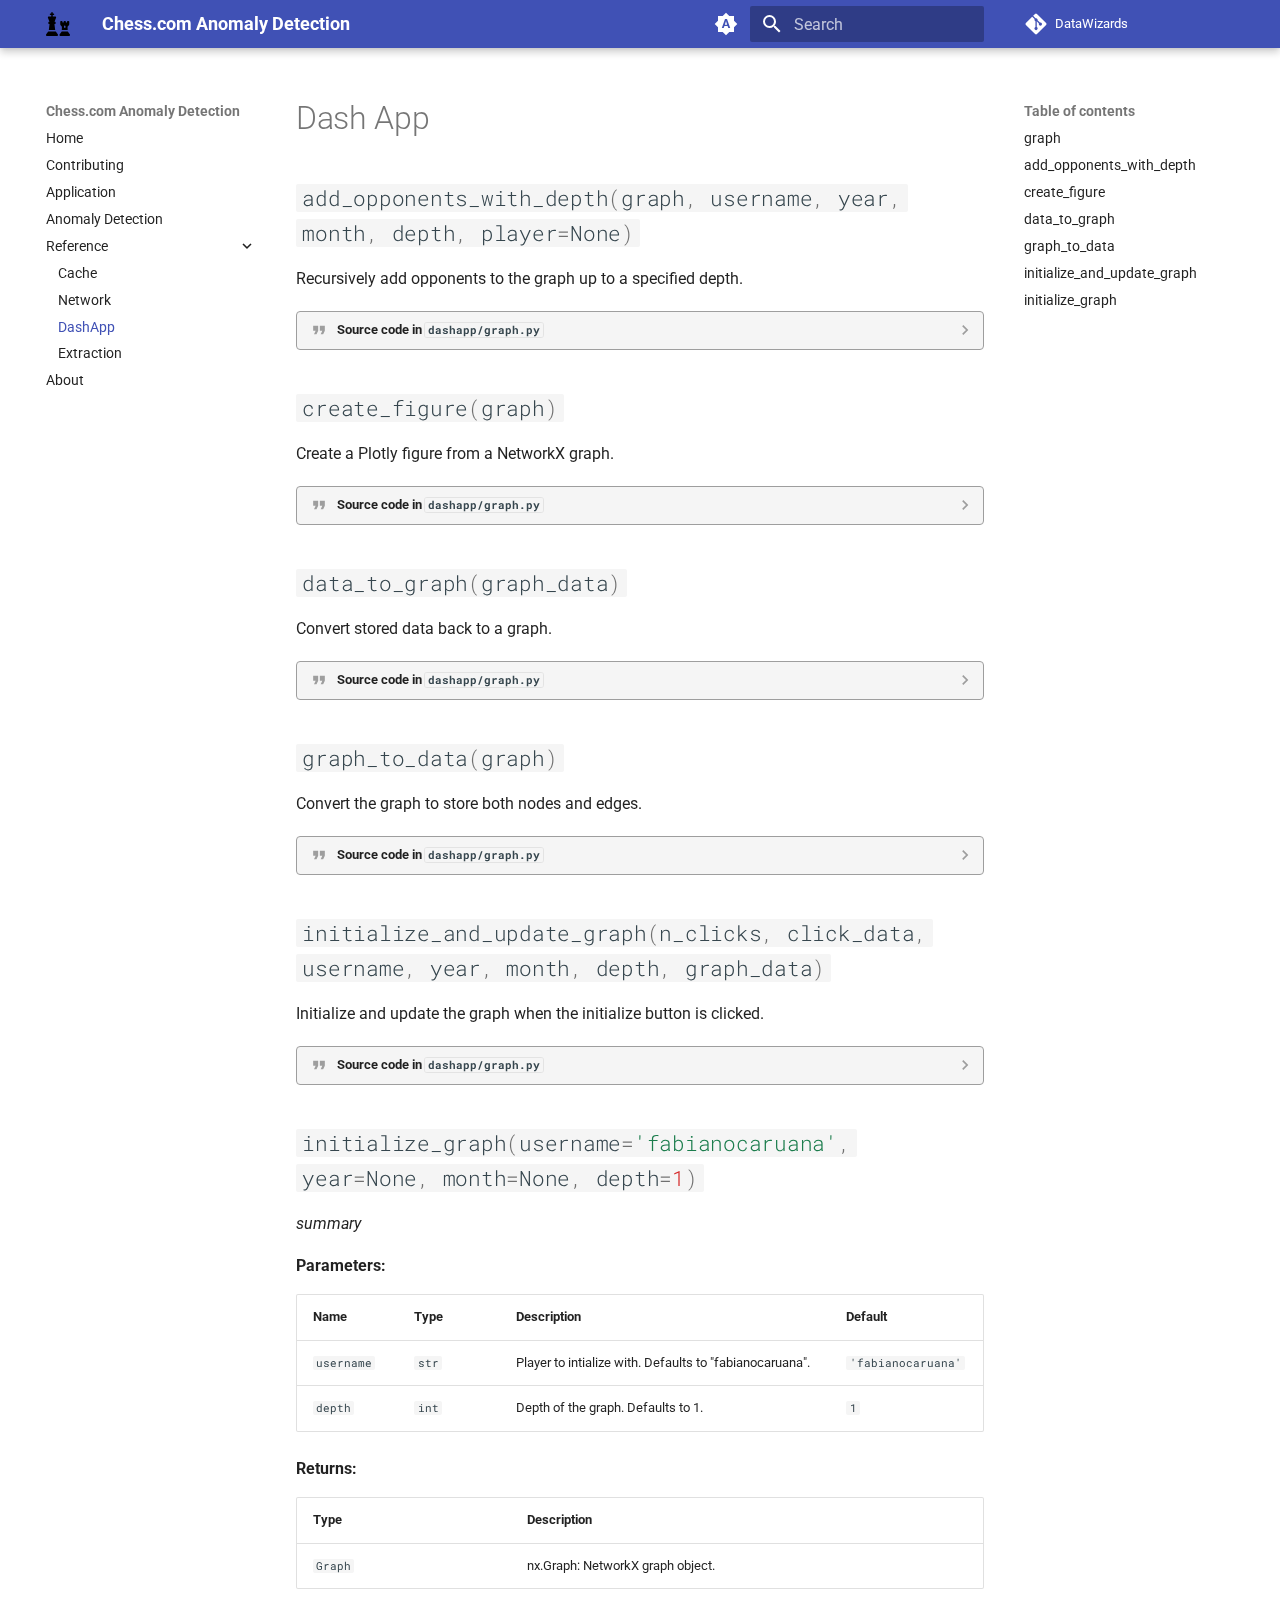
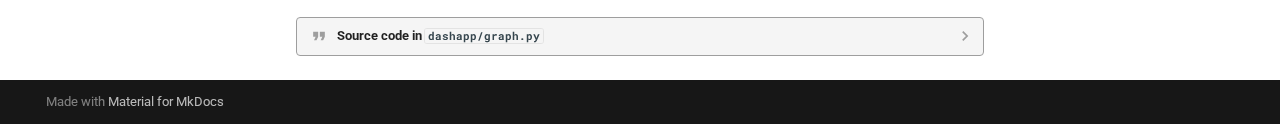
<file: reference/dashapp/index.html>
<!doctype html>
<html lang="en" class="no-js">
  <head>
    
      <meta charset="utf-8">
      <meta name="viewport" content="width=device-width,initial-scale=1">
      
      
      
      
        <link rel="prev" href="../network/">
      
      
        <link rel="next" href="../extraction/">
      
      
      <link rel="icon" href="../../assets/images/favicon.png">
      <meta name="generator" content="mkdocs-1.6.1, mkdocs-material-9.5.44">
    
    
      
        <title>DashApp - Chess.com Anomaly Detection</title>
      
    
    
      <link rel="stylesheet" href="../../assets/stylesheets/main.0253249f.min.css">
      
        
        <link rel="stylesheet" href="../../assets/stylesheets/palette.06af60db.min.css">
      
      


    
    
      
    
    
      
        
        
        <link rel="preconnect" href="https://fonts.gstatic.com" crossorigin>
        <link rel="stylesheet" href="https://fonts.googleapis.com/css?family=Roboto:300,300i,400,400i,700,700i%7CRoboto+Mono:400,400i,700,700i&display=fallback">
        <style>:root{--md-text-font:"Roboto";--md-code-font:"Roboto Mono"}</style>
      
    
    
      <link rel="stylesheet" href="../../assets/_mkdocstrings.css">
    
    <script>__md_scope=new URL("../..",location),__md_hash=e=>[...e].reduce(((e,_)=>(e<<5)-e+_.charCodeAt(0)),0),__md_get=(e,_=localStorage,t=__md_scope)=>JSON.parse(_.getItem(t.pathname+"."+e)),__md_set=(e,_,t=localStorage,a=__md_scope)=>{try{t.setItem(a.pathname+"."+e,JSON.stringify(_))}catch(e){}}</script>
    
      

    
    
    
  </head>
  
  
    
    
      
    
    
    
    
    <body dir="ltr" data-md-color-scheme="auto" data-md-color-primary="indigo" data-md-color-accent="yellow">
  
    
    <input class="md-toggle" data-md-toggle="drawer" type="checkbox" id="__drawer" autocomplete="off">
    <input class="md-toggle" data-md-toggle="search" type="checkbox" id="__search" autocomplete="off">
    <label class="md-overlay" for="__drawer"></label>
    <div data-md-component="skip">
      
        
        <a href="#dash-app" class="md-skip">
          Skip to content
        </a>
      
    </div>
    <div data-md-component="announce">
      
    </div>
    
    
      

  

<header class="md-header md-header--shadow" data-md-component="header">
  <nav class="md-header__inner md-grid" aria-label="Header">
    <a href="../.." title="Chess.com Anomaly Detection" class="md-header__button md-logo" aria-label="Chess.com Anomaly Detection" data-md-component="logo">
      
  <img src="../../assets/chess-solid.svg" alt="logo">

    </a>
    <label class="md-header__button md-icon" for="__drawer">
      
      <svg xmlns="http://www.w3.org/2000/svg" viewBox="0 0 24 24"><path d="M3 6h18v2H3zm0 5h18v2H3zm0 5h18v2H3z"/></svg>
    </label>
    <div class="md-header__title" data-md-component="header-title">
      <div class="md-header__ellipsis">
        <div class="md-header__topic">
          <span class="md-ellipsis">
            Chess.com Anomaly Detection
          </span>
        </div>
        <div class="md-header__topic" data-md-component="header-topic">
          <span class="md-ellipsis">
            
              DashApp
            
          </span>
        </div>
      </div>
    </div>
    
      
        <form class="md-header__option" data-md-component="palette">
  
    
    
    
    <input class="md-option" data-md-color-media="" data-md-color-scheme="auto" data-md-color-primary="indigo" data-md-color-accent="yellow"  aria-label="Switch to light mode"  type="radio" name="__palette" id="__palette_0">
    
      <label class="md-header__button md-icon" title="Switch to light mode" for="__palette_1" hidden>
        <svg xmlns="http://www.w3.org/2000/svg" viewBox="0 0 24 24"><path d="m14.3 16-.7-2h-3.2l-.7 2H7.8L11 7h2l3.2 9zM20 8.69V4h-4.69L12 .69 8.69 4H4v4.69L.69 12 4 15.31V20h4.69L12 23.31 15.31 20H20v-4.69L23.31 12zm-9.15 3.96h2.3L12 9z"/></svg>
      </label>
    
  
    
    
    
    <input class="md-option" data-md-color-media="(prefers-color-scheme: light)" data-md-color-scheme="default" data-md-color-primary="indigo" data-md-color-accent="yellow"  aria-label="Switch to dark mode"  type="radio" name="__palette" id="__palette_1">
    
      <label class="md-header__button md-icon" title="Switch to dark mode" for="__palette_2" hidden>
        <svg xmlns="http://www.w3.org/2000/svg" viewBox="0 0 24 24"><path d="M12 7a5 5 0 0 1 5 5 5 5 0 0 1-5 5 5 5 0 0 1-5-5 5 5 0 0 1 5-5m0 2a3 3 0 0 0-3 3 3 3 0 0 0 3 3 3 3 0 0 0 3-3 3 3 0 0 0-3-3m0-7 2.39 3.42C13.65 5.15 12.84 5 12 5s-1.65.15-2.39.42zM3.34 7l4.16-.35A7.2 7.2 0 0 0 5.94 8.5c-.44.74-.69 1.5-.83 2.29zm.02 10 1.76-3.77a7.131 7.131 0 0 0 2.38 4.14zM20.65 7l-1.77 3.79a7.02 7.02 0 0 0-2.38-4.15zm-.01 10-4.14.36c.59-.51 1.12-1.14 1.54-1.86.42-.73.69-1.5.83-2.29zM12 22l-2.41-3.44c.74.27 1.55.44 2.41.44.82 0 1.63-.17 2.37-.44z"/></svg>
      </label>
    
  
    
    
    
    <input class="md-option" data-md-color-media="(prefers-color-scheme: dark)" data-md-color-scheme="slate" data-md-color-primary="indigo" data-md-color-accent="yellow"  aria-label="Switch to system preference"  type="radio" name="__palette" id="__palette_2">
    
      <label class="md-header__button md-icon" title="Switch to system preference" for="__palette_0" hidden>
        <svg xmlns="http://www.w3.org/2000/svg" viewBox="0 0 24 24"><path d="m17.75 4.09-2.53 1.94.91 3.06-2.63-1.81-2.63 1.81.91-3.06-2.53-1.94L12.44 4l1.06-3 1.06 3zm3.5 6.91-1.64 1.25.59 1.98-1.7-1.17-1.7 1.17.59-1.98L15.75 11l2.06-.05L18.5 9l.69 1.95zm-2.28 4.95c.83-.08 1.72 1.1 1.19 1.85-.32.45-.66.87-1.08 1.27C15.17 23 8.84 23 4.94 19.07c-3.91-3.9-3.91-10.24 0-14.14.4-.4.82-.76 1.27-1.08.75-.53 1.93.36 1.85 1.19-.27 2.86.69 5.83 2.89 8.02a9.96 9.96 0 0 0 8.02 2.89m-1.64 2.02a12.08 12.08 0 0 1-7.8-3.47c-2.17-2.19-3.33-5-3.49-7.82-2.81 3.14-2.7 7.96.31 10.98 3.02 3.01 7.84 3.12 10.98.31"/></svg>
      </label>
    
  
</form>
      
    
    
      <script>var palette=__md_get("__palette");if(palette&&palette.color){if("(prefers-color-scheme)"===palette.color.media){var media=matchMedia("(prefers-color-scheme: light)"),input=document.querySelector(media.matches?"[data-md-color-media='(prefers-color-scheme: light)']":"[data-md-color-media='(prefers-color-scheme: dark)']");palette.color.media=input.getAttribute("data-md-color-media"),palette.color.scheme=input.getAttribute("data-md-color-scheme"),palette.color.primary=input.getAttribute("data-md-color-primary"),palette.color.accent=input.getAttribute("data-md-color-accent")}for(var[key,value]of Object.entries(palette.color))document.body.setAttribute("data-md-color-"+key,value)}</script>
    
    
    
      <label class="md-header__button md-icon" for="__search">
        
        <svg xmlns="http://www.w3.org/2000/svg" viewBox="0 0 24 24"><path d="M9.5 3A6.5 6.5 0 0 1 16 9.5c0 1.61-.59 3.09-1.56 4.23l.27.27h.79l5 5-1.5 1.5-5-5v-.79l-.27-.27A6.52 6.52 0 0 1 9.5 16 6.5 6.5 0 0 1 3 9.5 6.5 6.5 0 0 1 9.5 3m0 2C7 5 5 7 5 9.5S7 14 9.5 14 14 12 14 9.5 12 5 9.5 5"/></svg>
      </label>
      <div class="md-search" data-md-component="search" role="dialog">
  <label class="md-search__overlay" for="__search"></label>
  <div class="md-search__inner" role="search">
    <form class="md-search__form" name="search">
      <input type="text" class="md-search__input" name="query" aria-label="Search" placeholder="Search" autocapitalize="off" autocorrect="off" autocomplete="off" spellcheck="false" data-md-component="search-query" required>
      <label class="md-search__icon md-icon" for="__search">
        
        <svg xmlns="http://www.w3.org/2000/svg" viewBox="0 0 24 24"><path d="M9.5 3A6.5 6.5 0 0 1 16 9.5c0 1.61-.59 3.09-1.56 4.23l.27.27h.79l5 5-1.5 1.5-5-5v-.79l-.27-.27A6.52 6.52 0 0 1 9.5 16 6.5 6.5 0 0 1 3 9.5 6.5 6.5 0 0 1 9.5 3m0 2C7 5 5 7 5 9.5S7 14 9.5 14 14 12 14 9.5 12 5 9.5 5"/></svg>
        
        <svg xmlns="http://www.w3.org/2000/svg" viewBox="0 0 24 24"><path d="M20 11v2H8l5.5 5.5-1.42 1.42L4.16 12l7.92-7.92L13.5 5.5 8 11z"/></svg>
      </label>
      <nav class="md-search__options" aria-label="Search">
        
        <button type="reset" class="md-search__icon md-icon" title="Clear" aria-label="Clear" tabindex="-1">
          
          <svg xmlns="http://www.w3.org/2000/svg" viewBox="0 0 24 24"><path d="M19 6.41 17.59 5 12 10.59 6.41 5 5 6.41 10.59 12 5 17.59 6.41 19 12 13.41 17.59 19 19 17.59 13.41 12z"/></svg>
        </button>
      </nav>
      
    </form>
    <div class="md-search__output">
      <div class="md-search__scrollwrap" tabindex="0" data-md-scrollfix>
        <div class="md-search-result" data-md-component="search-result">
          <div class="md-search-result__meta">
            Initializing search
          </div>
          <ol class="md-search-result__list" role="presentation"></ol>
        </div>
      </div>
    </div>
  </div>
</div>
    
    
      <div class="md-header__source">
        <a href="https://github.com/jordanttay1/DataWizards" title="Go to repository" class="md-source" data-md-component="source">
  <div class="md-source__icon md-icon">
    
    <svg xmlns="http://www.w3.org/2000/svg" viewBox="0 0 448 512"><!--! Font Awesome Free 6.6.0 by @fontawesome - https://fontawesome.com License - https://fontawesome.com/license/free (Icons: CC BY 4.0, Fonts: SIL OFL 1.1, Code: MIT License) Copyright 2024 Fonticons, Inc.--><path d="M439.55 236.05 244 40.45a28.87 28.87 0 0 0-40.81 0l-40.66 40.63 51.52 51.52c27.06-9.14 52.68 16.77 43.39 43.68l49.66 49.66c34.23-11.8 61.18 31 35.47 56.69-26.49 26.49-70.21-2.87-56-37.34L240.22 199v121.85c25.3 12.54 22.26 41.85 9.08 55a34.34 34.34 0 0 1-48.55 0c-17.57-17.6-11.07-46.91 11.25-56v-123c-20.8-8.51-24.6-30.74-18.64-45L142.57 101 8.45 235.14a28.86 28.86 0 0 0 0 40.81l195.61 195.6a28.86 28.86 0 0 0 40.8 0l194.69-194.69a28.86 28.86 0 0 0 0-40.81"/></svg>
  </div>
  <div class="md-source__repository">
    DataWizards
  </div>
</a>
      </div>
    
  </nav>
  
</header>
    
    <div class="md-container" data-md-component="container">
      
      
        
          
        
      
      <main class="md-main" data-md-component="main">
        <div class="md-main__inner md-grid">
          
            
              
              <div class="md-sidebar md-sidebar--primary" data-md-component="sidebar" data-md-type="navigation" >
                <div class="md-sidebar__scrollwrap">
                  <div class="md-sidebar__inner">
                    



<nav class="md-nav md-nav--primary" aria-label="Navigation" data-md-level="0">
  <label class="md-nav__title" for="__drawer">
    <a href="../.." title="Chess.com Anomaly Detection" class="md-nav__button md-logo" aria-label="Chess.com Anomaly Detection" data-md-component="logo">
      
  <img src="../../assets/chess-solid.svg" alt="logo">

    </a>
    Chess.com Anomaly Detection
  </label>
  
    <div class="md-nav__source">
      <a href="https://github.com/jordanttay1/DataWizards" title="Go to repository" class="md-source" data-md-component="source">
  <div class="md-source__icon md-icon">
    
    <svg xmlns="http://www.w3.org/2000/svg" viewBox="0 0 448 512"><!--! Font Awesome Free 6.6.0 by @fontawesome - https://fontawesome.com License - https://fontawesome.com/license/free (Icons: CC BY 4.0, Fonts: SIL OFL 1.1, Code: MIT License) Copyright 2024 Fonticons, Inc.--><path d="M439.55 236.05 244 40.45a28.87 28.87 0 0 0-40.81 0l-40.66 40.63 51.52 51.52c27.06-9.14 52.68 16.77 43.39 43.68l49.66 49.66c34.23-11.8 61.18 31 35.47 56.69-26.49 26.49-70.21-2.87-56-37.34L240.22 199v121.85c25.3 12.54 22.26 41.85 9.08 55a34.34 34.34 0 0 1-48.55 0c-17.57-17.6-11.07-46.91 11.25-56v-123c-20.8-8.51-24.6-30.74-18.64-45L142.57 101 8.45 235.14a28.86 28.86 0 0 0 0 40.81l195.61 195.6a28.86 28.86 0 0 0 40.8 0l194.69-194.69a28.86 28.86 0 0 0 0-40.81"/></svg>
  </div>
  <div class="md-source__repository">
    DataWizards
  </div>
</a>
    </div>
  
  <ul class="md-nav__list" data-md-scrollfix>
    
      
      
  
  
  
  
    <li class="md-nav__item">
      <a href="../.." class="md-nav__link">
        
  
  <span class="md-ellipsis">
    Home
  </span>
  

      </a>
    </li>
  

    
      
      
  
  
  
  
    <li class="md-nav__item">
      <a href="../../CONTRIBUTING/" class="md-nav__link">
        
  
  <span class="md-ellipsis">
    Contributing
  </span>
  

      </a>
    </li>
  

    
      
      
  
  
  
  
    <li class="md-nav__item">
      <a href="https://cse6242-439117.wl.r.appspot.com" class="md-nav__link">
        
  
  <span class="md-ellipsis">
    Application
  </span>
  

      </a>
    </li>
  

    
      
      
  
  
  
  
    <li class="md-nav__item">
      <a href="../../anomaly_detection/" class="md-nav__link">
        
  
  <span class="md-ellipsis">
    Anomaly Detection
  </span>
  

      </a>
    </li>
  

    
      
      
  
  
    
  
  
  
    
    
    
    
    <li class="md-nav__item md-nav__item--active md-nav__item--nested">
      
        
        
        <input class="md-nav__toggle md-toggle " type="checkbox" id="__nav_5" checked>
        
          
          <label class="md-nav__link" for="__nav_5" id="__nav_5_label" tabindex="0">
            
  
  <span class="md-ellipsis">
    Reference
  </span>
  

            <span class="md-nav__icon md-icon"></span>
          </label>
        
        <nav class="md-nav" data-md-level="1" aria-labelledby="__nav_5_label" aria-expanded="true">
          <label class="md-nav__title" for="__nav_5">
            <span class="md-nav__icon md-icon"></span>
            Reference
          </label>
          <ul class="md-nav__list" data-md-scrollfix>
            
              
                
  
  
  
  
    <li class="md-nav__item">
      <a href="../cache/" class="md-nav__link">
        
  
  <span class="md-ellipsis">
    Cache
  </span>
  

      </a>
    </li>
  

              
            
              
                
  
  
  
  
    <li class="md-nav__item">
      <a href="../network/" class="md-nav__link">
        
  
  <span class="md-ellipsis">
    Network
  </span>
  

      </a>
    </li>
  

              
            
              
                
  
  
    
  
  
  
    <li class="md-nav__item md-nav__item--active">
      
      <input class="md-nav__toggle md-toggle" type="checkbox" id="__toc">
      
      
        
      
      
        <label class="md-nav__link md-nav__link--active" for="__toc">
          
  
  <span class="md-ellipsis">
    DashApp
  </span>
  

          <span class="md-nav__icon md-icon"></span>
        </label>
      
      <a href="./" class="md-nav__link md-nav__link--active">
        
  
  <span class="md-ellipsis">
    DashApp
  </span>
  

      </a>
      
        

<nav class="md-nav md-nav--secondary" aria-label="Table of contents">
  
  
  
    
  
  
    <label class="md-nav__title" for="__toc">
      <span class="md-nav__icon md-icon"></span>
      Table of contents
    </label>
    <ul class="md-nav__list" data-md-component="toc" data-md-scrollfix>
      
        <li class="md-nav__item">
  <a href="#dashapp.graph" class="md-nav__link">
    <span class="md-ellipsis">
      graph
    </span>
  </a>
  
</li>
      
        <li class="md-nav__item">
  <a href="#dashapp.graph.add_opponents_with_depth" class="md-nav__link">
    <span class="md-ellipsis">
      add_opponents_with_depth
    </span>
  </a>
  
</li>
      
        <li class="md-nav__item">
  <a href="#dashapp.graph.create_figure" class="md-nav__link">
    <span class="md-ellipsis">
      create_figure
    </span>
  </a>
  
</li>
      
        <li class="md-nav__item">
  <a href="#dashapp.graph.data_to_graph" class="md-nav__link">
    <span class="md-ellipsis">
      data_to_graph
    </span>
  </a>
  
</li>
      
        <li class="md-nav__item">
  <a href="#dashapp.graph.graph_to_data" class="md-nav__link">
    <span class="md-ellipsis">
      graph_to_data
    </span>
  </a>
  
</li>
      
        <li class="md-nav__item">
  <a href="#dashapp.graph.initialize_and_update_graph" class="md-nav__link">
    <span class="md-ellipsis">
      initialize_and_update_graph
    </span>
  </a>
  
</li>
      
        <li class="md-nav__item">
  <a href="#dashapp.graph.initialize_graph" class="md-nav__link">
    <span class="md-ellipsis">
      initialize_graph
    </span>
  </a>
  
</li>
      
    </ul>
  
</nav>
      
    </li>
  

              
            
              
                
  
  
  
  
    <li class="md-nav__item">
      <a href="../extraction/" class="md-nav__link">
        
  
  <span class="md-ellipsis">
    Extraction
  </span>
  

      </a>
    </li>
  

              
            
          </ul>
        </nav>
      
    </li>
  

    
      
      
  
  
  
  
    <li class="md-nav__item">
      <a href="../../about/" class="md-nav__link">
        
  
  <span class="md-ellipsis">
    About
  </span>
  

      </a>
    </li>
  

    
  </ul>
</nav>
                  </div>
                </div>
              </div>
            
            
              
              <div class="md-sidebar md-sidebar--secondary" data-md-component="sidebar" data-md-type="toc" >
                <div class="md-sidebar__scrollwrap">
                  <div class="md-sidebar__inner">
                    

<nav class="md-nav md-nav--secondary" aria-label="Table of contents">
  
  
  
    
  
  
    <label class="md-nav__title" for="__toc">
      <span class="md-nav__icon md-icon"></span>
      Table of contents
    </label>
    <ul class="md-nav__list" data-md-component="toc" data-md-scrollfix>
      
        <li class="md-nav__item">
  <a href="#dashapp.graph" class="md-nav__link">
    <span class="md-ellipsis">
      graph
    </span>
  </a>
  
</li>
      
        <li class="md-nav__item">
  <a href="#dashapp.graph.add_opponents_with_depth" class="md-nav__link">
    <span class="md-ellipsis">
      add_opponents_with_depth
    </span>
  </a>
  
</li>
      
        <li class="md-nav__item">
  <a href="#dashapp.graph.create_figure" class="md-nav__link">
    <span class="md-ellipsis">
      create_figure
    </span>
  </a>
  
</li>
      
        <li class="md-nav__item">
  <a href="#dashapp.graph.data_to_graph" class="md-nav__link">
    <span class="md-ellipsis">
      data_to_graph
    </span>
  </a>
  
</li>
      
        <li class="md-nav__item">
  <a href="#dashapp.graph.graph_to_data" class="md-nav__link">
    <span class="md-ellipsis">
      graph_to_data
    </span>
  </a>
  
</li>
      
        <li class="md-nav__item">
  <a href="#dashapp.graph.initialize_and_update_graph" class="md-nav__link">
    <span class="md-ellipsis">
      initialize_and_update_graph
    </span>
  </a>
  
</li>
      
        <li class="md-nav__item">
  <a href="#dashapp.graph.initialize_graph" class="md-nav__link">
    <span class="md-ellipsis">
      initialize_graph
    </span>
  </a>
  
</li>
      
    </ul>
  
</nav>
                  </div>
                </div>
              </div>
            
          
          
            <div class="md-content" data-md-component="content">
              <article class="md-content__inner md-typeset">
                
                  

  
  


<h1 id="dash-app">Dash App</h1>


<div class="doc doc-object doc-module">



<a id="dashapp.graph"></a>
    <div class="doc doc-contents first">








  <div class="doc doc-children">









<div class="doc doc-object doc-function">


<h2 id="dashapp.graph.add_opponents_with_depth" class="doc doc-heading">
            <code class="highlight language-python"><span class="n">add_opponents_with_depth</span><span class="p">(</span><span class="n">graph</span><span class="p">,</span> <span class="n">username</span><span class="p">,</span> <span class="n">year</span><span class="p">,</span> <span class="n">month</span><span class="p">,</span> <span class="n">depth</span><span class="p">,</span> <span class="n">player</span><span class="o">=</span><span class="kc">None</span><span class="p">)</span></code>

</h2>


    <div class="doc doc-contents ">

        <p>Recursively add opponents to the graph up to a specified depth.</p>

            <details class="quote">
              <summary>Source code in <code>dashapp/graph.py</code></summary>
              <div class="highlight"><table class="highlighttable"><tr><td class="linenos"><div class="linenodiv"><pre><span></span><span class="normal">165</span>
<span class="normal">166</span>
<span class="normal">167</span>
<span class="normal">168</span>
<span class="normal">169</span>
<span class="normal">170</span>
<span class="normal">171</span>
<span class="normal">172</span>
<span class="normal">173</span>
<span class="normal">174</span>
<span class="normal">175</span>
<span class="normal">176</span>
<span class="normal">177</span>
<span class="normal">178</span>
<span class="normal">179</span>
<span class="normal">180</span>
<span class="normal">181</span>
<span class="normal">182</span>
<span class="normal">183</span>
<span class="normal">184</span>
<span class="normal">185</span>
<span class="normal">186</span>
<span class="normal">187</span>
<span class="normal">188</span>
<span class="normal">189</span>
<span class="normal">190</span>
<span class="normal">191</span></pre></div></td><td class="code"><div><pre><span></span><code><span class="k">def</span> <span class="nf">add_opponents_with_depth</span><span class="p">(</span>
    <span class="n">graph</span><span class="p">:</span> <span class="n">nx</span><span class="o">.</span><span class="n">Graph</span><span class="p">,</span>
    <span class="n">username</span><span class="p">:</span> <span class="nb">str</span><span class="p">,</span>
    <span class="n">year</span><span class="p">:</span> <span class="n">Optional</span><span class="p">[</span><span class="nb">int</span><span class="p">],</span>
    <span class="n">month</span><span class="p">:</span> <span class="n">Optional</span><span class="p">[</span><span class="nb">int</span><span class="p">],</span>
    <span class="n">depth</span><span class="p">:</span> <span class="nb">int</span><span class="p">,</span>
    <span class="n">player</span><span class="p">:</span> <span class="n">Optional</span><span class="p">[</span><span class="n">PlayerNode</span><span class="p">]</span> <span class="o">=</span> <span class="kc">None</span><span class="p">,</span>
<span class="p">)</span> <span class="o">-&gt;</span> <span class="n">nx</span><span class="o">.</span><span class="n">Graph</span><span class="p">:</span>
<span class="w">    </span><span class="sd">&quot;&quot;&quot;Recursively add opponents to the graph up to a specified depth.&quot;&quot;&quot;</span>

    <span class="k">async</span> <span class="k">def</span> <span class="nf">recursive_add</span><span class="p">(</span>
        <span class="n">graph</span><span class="p">:</span> <span class="n">nx</span><span class="o">.</span><span class="n">Graph</span><span class="p">,</span> <span class="n">username</span><span class="p">:</span> <span class="nb">str</span><span class="p">,</span> <span class="n">current_depth</span><span class="p">:</span> <span class="nb">int</span><span class="p">,</span> <span class="n">player</span><span class="p">:</span> <span class="n">Optional</span><span class="p">[</span><span class="n">PlayerNode</span><span class="p">]</span>
    <span class="p">):</span>
        <span class="k">if</span> <span class="n">current_depth</span> <span class="o">&gt;</span> <span class="n">depth</span><span class="p">:</span>
            <span class="k">return</span>

        <span class="n">_</span><span class="p">,</span> <span class="n">opponents_node</span> <span class="o">=</span> <span class="k">await</span> <span class="n">_add_opponents_async</span><span class="p">(</span>
            <span class="n">graph</span><span class="p">,</span> <span class="n">username</span><span class="p">,</span> <span class="n">year</span><span class="p">,</span> <span class="n">month</span><span class="p">,</span> <span class="n">player</span>
        <span class="p">)</span>

        <span class="k">for</span> <span class="n">opponent</span><span class="p">,</span> <span class="n">node</span> <span class="ow">in</span> <span class="n">opponents_node</span><span class="o">.</span><span class="n">items</span><span class="p">():</span>
            <span class="k">if</span> <span class="n">node</span><span class="p">:</span>
                <span class="k">await</span> <span class="n">recursive_add</span><span class="p">(</span><span class="n">graph</span><span class="p">,</span> <span class="n">opponent</span><span class="p">,</span> <span class="n">current_depth</span> <span class="o">+</span> <span class="mi">1</span><span class="p">,</span> <span class="n">node</span><span class="p">)</span>

    <span class="n">asyncio</span><span class="o">.</span><span class="n">run</span><span class="p">(</span><span class="n">recursive_add</span><span class="p">(</span><span class="n">graph</span><span class="p">,</span> <span class="n">username</span><span class="p">,</span> <span class="mi">1</span><span class="p">,</span> <span class="n">player</span><span class="p">))</span>

    <span class="k">return</span> <span class="n">graph</span>
</code></pre></div></td></tr></table></div>
            </details>
    </div>

</div>

<div class="doc doc-object doc-function">


<h2 id="dashapp.graph.create_figure" class="doc doc-heading">
            <code class="highlight language-python"><span class="n">create_figure</span><span class="p">(</span><span class="n">graph</span><span class="p">)</span></code>

</h2>


    <div class="doc doc-contents ">

        <p>Create a Plotly figure from a NetworkX graph.</p>

            <details class="quote">
              <summary>Source code in <code>dashapp/graph.py</code></summary>
              <div class="highlight"><table class="highlighttable"><tr><td class="linenos"><div class="linenodiv"><pre><span></span><span class="normal">19</span>
<span class="normal">20</span>
<span class="normal">21</span>
<span class="normal">22</span>
<span class="normal">23</span>
<span class="normal">24</span>
<span class="normal">25</span>
<span class="normal">26</span>
<span class="normal">27</span>
<span class="normal">28</span>
<span class="normal">29</span>
<span class="normal">30</span>
<span class="normal">31</span>
<span class="normal">32</span>
<span class="normal">33</span>
<span class="normal">34</span>
<span class="normal">35</span>
<span class="normal">36</span>
<span class="normal">37</span>
<span class="normal">38</span>
<span class="normal">39</span>
<span class="normal">40</span>
<span class="normal">41</span>
<span class="normal">42</span>
<span class="normal">43</span>
<span class="normal">44</span>
<span class="normal">45</span>
<span class="normal">46</span>
<span class="normal">47</span>
<span class="normal">48</span>
<span class="normal">49</span>
<span class="normal">50</span>
<span class="normal">51</span>
<span class="normal">52</span>
<span class="normal">53</span>
<span class="normal">54</span>
<span class="normal">55</span>
<span class="normal">56</span>
<span class="normal">57</span>
<span class="normal">58</span>
<span class="normal">59</span>
<span class="normal">60</span>
<span class="normal">61</span>
<span class="normal">62</span>
<span class="normal">63</span>
<span class="normal">64</span>
<span class="normal">65</span>
<span class="normal">66</span>
<span class="normal">67</span>
<span class="normal">68</span>
<span class="normal">69</span>
<span class="normal">70</span>
<span class="normal">71</span>
<span class="normal">72</span>
<span class="normal">73</span>
<span class="normal">74</span>
<span class="normal">75</span>
<span class="normal">76</span>
<span class="normal">77</span>
<span class="normal">78</span>
<span class="normal">79</span>
<span class="normal">80</span>
<span class="normal">81</span>
<span class="normal">82</span>
<span class="normal">83</span>
<span class="normal">84</span>
<span class="normal">85</span>
<span class="normal">86</span>
<span class="normal">87</span>
<span class="normal">88</span>
<span class="normal">89</span>
<span class="normal">90</span>
<span class="normal">91</span>
<span class="normal">92</span>
<span class="normal">93</span>
<span class="normal">94</span></pre></div></td><td class="code"><div><pre><span></span><code><span class="k">def</span> <span class="nf">create_figure</span><span class="p">(</span><span class="n">graph</span><span class="p">:</span> <span class="n">nx</span><span class="o">.</span><span class="n">Graph</span><span class="p">):</span>
<span class="w">    </span><span class="sd">&quot;&quot;&quot;Create a Plotly figure from a NetworkX graph.&quot;&quot;&quot;</span>
    <span class="n">pos</span> <span class="o">=</span> <span class="n">nx</span><span class="o">.</span><span class="n">fruchterman_reingold_layout</span><span class="p">(</span><span class="n">graph</span><span class="p">)</span>  <span class="c1"># May alter if needed</span>

    <span class="n">min_weight</span> <span class="o">=</span> <span class="mi">0</span>
    <span class="n">max_weight</span> <span class="o">=</span> <span class="nb">max</span><span class="p">(</span>
        <span class="p">(</span><span class="n">data</span><span class="o">.</span><span class="n">get</span><span class="p">(</span><span class="s2">&quot;weight&quot;</span><span class="p">,</span> <span class="mi">1</span><span class="p">)</span> <span class="k">for</span> <span class="n">_</span><span class="p">,</span> <span class="n">_</span><span class="p">,</span> <span class="n">data</span> <span class="ow">in</span> <span class="n">graph</span><span class="o">.</span><span class="n">edges</span><span class="p">(</span><span class="n">data</span><span class="o">=</span><span class="kc">True</span><span class="p">)),</span> <span class="n">default</span><span class="o">=</span><span class="mi">1</span>
    <span class="p">)</span>
    <span class="n">cmap</span> <span class="o">=</span> <span class="n">plt</span><span class="o">.</span><span class="n">get_cmap</span><span class="p">(</span><span class="s2">&quot;plasma&quot;</span><span class="p">)</span>

    <span class="n">edges</span> <span class="o">=</span> <span class="p">[]</span>
    <span class="k">for</span> <span class="n">edge</span> <span class="ow">in</span> <span class="n">graph</span><span class="o">.</span><span class="n">edges</span><span class="p">(</span><span class="n">data</span><span class="o">=</span><span class="kc">True</span><span class="p">):</span>
        <span class="n">x0</span><span class="p">,</span> <span class="n">y0</span> <span class="o">=</span> <span class="n">pos</span><span class="p">[</span><span class="n">edge</span><span class="p">[</span><span class="mi">0</span><span class="p">]]</span>
        <span class="n">x1</span><span class="p">,</span> <span class="n">y1</span> <span class="o">=</span> <span class="n">pos</span><span class="p">[</span><span class="n">edge</span><span class="p">[</span><span class="mi">1</span><span class="p">]]</span>

        <span class="n">weight</span> <span class="o">=</span> <span class="n">edge</span><span class="p">[</span><span class="o">-</span><span class="mi">1</span><span class="p">]</span><span class="o">.</span><span class="n">get</span><span class="p">(</span><span class="s2">&quot;weight&quot;</span><span class="p">,</span> <span class="mi">1</span><span class="p">)</span>

        <span class="k">if</span> <span class="n">max_weight</span> <span class="o">&gt;</span> <span class="n">min_weight</span><span class="p">:</span>
            <span class="n">normalized_weight</span> <span class="o">=</span> <span class="p">(</span><span class="n">weight</span> <span class="o">-</span> <span class="n">min_weight</span><span class="p">)</span> <span class="o">/</span> <span class="p">(</span><span class="n">max_weight</span> <span class="o">-</span> <span class="n">min_weight</span><span class="p">)</span>
        <span class="k">else</span><span class="p">:</span>
            <span class="n">normalized_weight</span> <span class="o">=</span> <span class="mi">0</span>
        <span class="n">color</span> <span class="o">=</span> <span class="n">cmap</span><span class="p">(</span><span class="n">normalized_weight</span><span class="p">)</span>
        <span class="n">r</span><span class="p">,</span> <span class="n">g</span><span class="p">,</span> <span class="n">b</span> <span class="o">=</span> <span class="p">(</span><span class="nb">int</span><span class="p">(</span><span class="n">c</span> <span class="o">*</span> <span class="mi">255</span><span class="p">)</span> <span class="k">for</span> <span class="n">c</span> <span class="ow">in</span> <span class="n">color</span><span class="p">[:</span><span class="mi">3</span><span class="p">])</span>
        <span class="n">edge_trace</span> <span class="o">=</span> <span class="n">go</span><span class="o">.</span><span class="n">Scatter</span><span class="p">(</span>
            <span class="n">x</span><span class="o">=</span><span class="p">[</span><span class="n">x0</span><span class="p">,</span> <span class="n">x1</span><span class="p">],</span>
            <span class="n">y</span><span class="o">=</span><span class="p">[</span><span class="n">y0</span><span class="p">,</span> <span class="n">y1</span><span class="p">],</span>
            <span class="n">line</span><span class="o">=</span><span class="nb">dict</span><span class="p">(</span>
                <span class="n">width</span><span class="o">=</span><span class="mi">2</span><span class="p">,</span>
                <span class="n">color</span><span class="o">=</span><span class="sa">f</span><span class="s2">&quot;rgba(</span><span class="si">{</span><span class="n">r</span><span class="si">}</span><span class="s2">, </span><span class="si">{</span><span class="n">g</span><span class="si">}</span><span class="s2">, </span><span class="si">{</span><span class="n">b</span><span class="si">}</span><span class="s2">, 1)&quot;</span><span class="p">,</span>
            <span class="p">),</span>
            <span class="n">mode</span><span class="o">=</span><span class="s2">&quot;lines&quot;</span><span class="p">,</span>
            <span class="n">showlegend</span><span class="o">=</span><span class="kc">False</span><span class="p">,</span>
            <span class="n">hoverinfo</span><span class="o">=</span><span class="s2">&quot;none&quot;</span><span class="p">,</span>
        <span class="p">)</span>
        <span class="n">edges</span><span class="o">.</span><span class="n">append</span><span class="p">(</span><span class="n">edge_trace</span><span class="p">)</span>

    <span class="n">fig</span> <span class="o">=</span> <span class="n">go</span><span class="o">.</span><span class="n">Figure</span><span class="p">(</span><span class="n">data</span><span class="o">=</span><span class="n">edges</span><span class="p">)</span>

    <span class="n">node_x</span> <span class="o">=</span> <span class="p">[</span><span class="n">pos</span><span class="p">[</span><span class="n">node</span><span class="p">][</span><span class="mi">0</span><span class="p">]</span> <span class="k">for</span> <span class="n">node</span> <span class="ow">in</span> <span class="n">graph</span><span class="o">.</span><span class="n">nodes</span><span class="p">()]</span>
    <span class="n">node_y</span> <span class="o">=</span> <span class="p">[</span><span class="n">pos</span><span class="p">[</span><span class="n">node</span><span class="p">][</span><span class="mi">1</span><span class="p">]</span> <span class="k">for</span> <span class="n">node</span> <span class="ow">in</span> <span class="n">graph</span><span class="o">.</span><span class="n">nodes</span><span class="p">()]</span>
    <span class="n">node_text</span> <span class="o">=</span> <span class="p">[</span><span class="nb">str</span><span class="p">(</span><span class="n">node</span><span class="p">)</span> <span class="k">for</span> <span class="n">node</span> <span class="ow">in</span> <span class="n">graph</span><span class="o">.</span><span class="n">nodes</span><span class="p">()]</span>
    <span class="n">ratings</span> <span class="o">=</span> <span class="p">[</span><span class="n">graph</span><span class="o">.</span><span class="n">nodes</span><span class="p">[</span><span class="n">node</span><span class="p">]</span><span class="o">.</span><span class="n">get</span><span class="p">(</span><span class="s2">&quot;rating&quot;</span><span class="p">,</span> <span class="mi">0</span><span class="p">)</span> <span class="k">for</span> <span class="n">node</span> <span class="ow">in</span> <span class="n">graph</span><span class="o">.</span><span class="n">nodes</span><span class="p">()]</span>
    <span class="n">norm_ratings</span> <span class="o">=</span> <span class="p">(</span><span class="n">ratings</span> <span class="o">-</span> <span class="n">np</span><span class="o">.</span><span class="n">min</span><span class="p">(</span><span class="n">ratings</span><span class="p">))</span> <span class="o">/</span> <span class="nb">max</span><span class="p">(</span>
        <span class="mi">1</span><span class="p">,</span> <span class="p">(</span><span class="n">np</span><span class="o">.</span><span class="n">max</span><span class="p">(</span><span class="n">ratings</span><span class="p">)</span> <span class="o">-</span> <span class="n">np</span><span class="o">.</span><span class="n">min</span><span class="p">(</span><span class="n">ratings</span><span class="p">))</span>
    <span class="p">)</span>
    <span class="n">node_colors</span> <span class="o">=</span> <span class="n">cmap</span><span class="p">(</span><span class="n">norm_ratings</span><span class="p">)</span>

    <span class="n">nodes</span> <span class="o">=</span> <span class="n">go</span><span class="o">.</span><span class="n">Scatter</span><span class="p">(</span>
        <span class="n">x</span><span class="o">=</span><span class="n">node_x</span><span class="p">,</span>
        <span class="n">y</span><span class="o">=</span><span class="n">node_y</span><span class="p">,</span>
        <span class="n">mode</span><span class="o">=</span><span class="s2">&quot;markers&quot;</span><span class="p">,</span>
        <span class="n">hoverinfo</span><span class="o">=</span><span class="s2">&quot;text&quot;</span><span class="p">,</span>
        <span class="n">text</span><span class="o">=</span><span class="n">node_text</span><span class="p">,</span>
        <span class="n">marker</span><span class="o">=</span><span class="nb">dict</span><span class="p">(</span>
            <span class="n">size</span><span class="o">=</span><span class="mi">15</span><span class="p">,</span>
            <span class="n">color</span><span class="o">=</span><span class="p">[</span>
                <span class="sa">f</span><span class="s2">&quot;rgba(</span><span class="si">{</span><span class="nb">int</span><span class="p">(</span><span class="n">c</span><span class="p">[</span><span class="mi">0</span><span class="p">]</span><span class="o">*</span><span class="mi">255</span><span class="p">)</span><span class="si">}</span><span class="s2">, </span><span class="si">{</span><span class="nb">int</span><span class="p">(</span><span class="n">c</span><span class="p">[</span><span class="mi">1</span><span class="p">]</span><span class="o">*</span><span class="mi">255</span><span class="p">)</span><span class="si">}</span><span class="s2">, </span><span class="si">{</span><span class="nb">int</span><span class="p">(</span><span class="n">c</span><span class="p">[</span><span class="mi">2</span><span class="p">]</span><span class="o">*</span><span class="mi">255</span><span class="p">)</span><span class="si">}</span><span class="s2">, 1)&quot;</span>
                <span class="k">for</span> <span class="n">c</span> <span class="ow">in</span> <span class="n">node_colors</span>
            <span class="p">],</span>
        <span class="p">),</span>
        <span class="n">showlegend</span><span class="o">=</span><span class="kc">False</span><span class="p">,</span>
    <span class="p">)</span>

    <span class="n">fig</span><span class="o">.</span><span class="n">add_trace</span><span class="p">(</span><span class="n">nodes</span><span class="p">)</span>

    <span class="n">fig</span><span class="o">.</span><span class="n">update_layout</span><span class="p">(</span>
        <span class="n">showlegend</span><span class="o">=</span><span class="kc">False</span><span class="p">,</span>
        <span class="n">hovermode</span><span class="o">=</span><span class="s2">&quot;closest&quot;</span><span class="p">,</span>
        <span class="n">margin</span><span class="o">=</span><span class="nb">dict</span><span class="p">(</span><span class="n">b</span><span class="o">=</span><span class="mi">0</span><span class="p">,</span> <span class="n">l</span><span class="o">=</span><span class="mi">0</span><span class="p">,</span> <span class="n">r</span><span class="o">=</span><span class="mi">0</span><span class="p">,</span> <span class="n">t</span><span class="o">=</span><span class="mi">0</span><span class="p">),</span>
        <span class="n">xaxis</span><span class="o">=</span><span class="nb">dict</span><span class="p">(</span><span class="n">showgrid</span><span class="o">=</span><span class="kc">False</span><span class="p">,</span> <span class="n">zeroline</span><span class="o">=</span><span class="kc">False</span><span class="p">,</span> <span class="n">visible</span><span class="o">=</span><span class="kc">False</span><span class="p">),</span>
        <span class="n">yaxis</span><span class="o">=</span><span class="nb">dict</span><span class="p">(</span><span class="n">showgrid</span><span class="o">=</span><span class="kc">False</span><span class="p">,</span> <span class="n">zeroline</span><span class="o">=</span><span class="kc">False</span><span class="p">,</span> <span class="n">visible</span><span class="o">=</span><span class="kc">False</span><span class="p">),</span>
        <span class="n">width</span><span class="o">=</span><span class="kc">None</span><span class="p">,</span>
        <span class="n">height</span><span class="o">=</span><span class="kc">None</span><span class="p">,</span>
    <span class="p">)</span>

    <span class="k">return</span> <span class="n">fig</span>
</code></pre></div></td></tr></table></div>
            </details>
    </div>

</div>

<div class="doc doc-object doc-function">


<h2 id="dashapp.graph.data_to_graph" class="doc doc-heading">
            <code class="highlight language-python"><span class="n">data_to_graph</span><span class="p">(</span><span class="n">graph_data</span><span class="p">)</span></code>

</h2>


    <div class="doc doc-contents ">

        <p>Convert stored data back to a graph.</p>

            <details class="quote">
              <summary>Source code in <code>dashapp/graph.py</code></summary>
              <div class="highlight"><table class="highlighttable"><tr><td class="linenos"><div class="linenodiv"><pre><span></span><span class="normal">107</span>
<span class="normal">108</span>
<span class="normal">109</span>
<span class="normal">110</span>
<span class="normal">111</span>
<span class="normal">112</span></pre></div></td><td class="code"><div><pre><span></span><code><span class="k">def</span> <span class="nf">data_to_graph</span><span class="p">(</span><span class="n">graph_data</span><span class="p">):</span>
<span class="w">    </span><span class="sd">&quot;&quot;&quot;Convert stored data back to a graph.&quot;&quot;&quot;</span>
    <span class="n">graph</span> <span class="o">=</span> <span class="n">nx</span><span class="o">.</span><span class="n">Graph</span><span class="p">()</span>
    <span class="n">graph</span><span class="o">.</span><span class="n">add_nodes_from</span><span class="p">(</span><span class="n">graph_data</span><span class="p">[</span><span class="s2">&quot;nodes&quot;</span><span class="p">])</span>
    <span class="n">graph</span><span class="o">.</span><span class="n">add_edges_from</span><span class="p">(</span><span class="n">graph_data</span><span class="p">[</span><span class="s2">&quot;edges&quot;</span><span class="p">])</span>
    <span class="k">return</span> <span class="n">graph</span>
</code></pre></div></td></tr></table></div>
            </details>
    </div>

</div>

<div class="doc doc-object doc-function">


<h2 id="dashapp.graph.graph_to_data" class="doc doc-heading">
            <code class="highlight language-python"><span class="n">graph_to_data</span><span class="p">(</span><span class="n">graph</span><span class="p">)</span></code>

</h2>


    <div class="doc doc-contents ">

        <p>Convert the graph to store both nodes and edges.</p>

            <details class="quote">
              <summary>Source code in <code>dashapp/graph.py</code></summary>
              <div class="highlight"><table class="highlighttable"><tr><td class="linenos"><div class="linenodiv"><pre><span></span><span class="normal"> 97</span>
<span class="normal"> 98</span>
<span class="normal"> 99</span>
<span class="normal">100</span>
<span class="normal">101</span>
<span class="normal">102</span>
<span class="normal">103</span>
<span class="normal">104</span></pre></div></td><td class="code"><div><pre><span></span><code><span class="k">def</span> <span class="nf">graph_to_data</span><span class="p">(</span><span class="n">graph</span><span class="p">:</span> <span class="n">nx</span><span class="o">.</span><span class="n">Graph</span><span class="p">):</span>
<span class="w">    </span><span class="sd">&quot;&quot;&quot;Convert the graph to store both nodes and edges.&quot;&quot;&quot;</span>
    <span class="n">data</span> <span class="o">=</span> <span class="p">{</span>
        <span class="s2">&quot;nodes&quot;</span><span class="p">:</span> <span class="nb">list</span><span class="p">(</span><span class="n">graph</span><span class="o">.</span><span class="n">nodes</span><span class="p">(</span><span class="n">data</span><span class="o">=</span><span class="kc">True</span><span class="p">)),</span>
        <span class="s2">&quot;edges&quot;</span><span class="p">:</span> <span class="nb">list</span><span class="p">(</span><span class="n">graph</span><span class="o">.</span><span class="n">edges</span><span class="p">(</span><span class="n">data</span><span class="o">=</span><span class="kc">True</span><span class="p">)),</span>
    <span class="p">}</span>

    <span class="k">return</span> <span class="n">data</span>
</code></pre></div></td></tr></table></div>
            </details>
    </div>

</div>

<div class="doc doc-object doc-function">


<h2 id="dashapp.graph.initialize_and_update_graph" class="doc doc-heading">
            <code class="highlight language-python"><span class="n">initialize_and_update_graph</span><span class="p">(</span><span class="n">n_clicks</span><span class="p">,</span> <span class="n">click_data</span><span class="p">,</span> <span class="n">username</span><span class="p">,</span> <span class="n">year</span><span class="p">,</span> <span class="n">month</span><span class="p">,</span> <span class="n">depth</span><span class="p">,</span> <span class="n">graph_data</span><span class="p">)</span></code>

</h2>


    <div class="doc doc-contents ">

        <p>Initialize and update the graph when the initialize button is clicked.</p>

            <details class="quote">
              <summary>Source code in <code>dashapp/graph.py</code></summary>
              <div class="highlight"><table class="highlighttable"><tr><td class="linenos"><div class="linenodiv"><pre><span></span><span class="normal">216</span>
<span class="normal">217</span>
<span class="normal">218</span>
<span class="normal">219</span>
<span class="normal">220</span>
<span class="normal">221</span>
<span class="normal">222</span>
<span class="normal">223</span>
<span class="normal">224</span>
<span class="normal">225</span>
<span class="normal">226</span>
<span class="normal">227</span>
<span class="normal">228</span>
<span class="normal">229</span>
<span class="normal">230</span>
<span class="normal">231</span>
<span class="normal">232</span>
<span class="normal">233</span>
<span class="normal">234</span>
<span class="normal">235</span>
<span class="normal">236</span>
<span class="normal">237</span>
<span class="normal">238</span>
<span class="normal">239</span>
<span class="normal">240</span>
<span class="normal">241</span>
<span class="normal">242</span>
<span class="normal">243</span>
<span class="normal">244</span>
<span class="normal">245</span>
<span class="normal">246</span>
<span class="normal">247</span>
<span class="normal">248</span>
<span class="normal">249</span>
<span class="normal">250</span>
<span class="normal">251</span>
<span class="normal">252</span>
<span class="normal">253</span>
<span class="normal">254</span>
<span class="normal">255</span>
<span class="normal">256</span>
<span class="normal">257</span>
<span class="normal">258</span>
<span class="normal">259</span>
<span class="normal">260</span>
<span class="normal">261</span>
<span class="normal">262</span>
<span class="normal">263</span>
<span class="normal">264</span>
<span class="normal">265</span>
<span class="normal">266</span>
<span class="normal">267</span>
<span class="normal">268</span>
<span class="normal">269</span>
<span class="normal">270</span>
<span class="normal">271</span>
<span class="normal">272</span>
<span class="normal">273</span>
<span class="normal">274</span>
<span class="normal">275</span>
<span class="normal">276</span>
<span class="normal">277</span>
<span class="normal">278</span>
<span class="normal">279</span>
<span class="normal">280</span>
<span class="normal">281</span>
<span class="normal">282</span>
<span class="normal">283</span></pre></div></td><td class="code"><div><pre><span></span><code><span class="nd">@app</span><span class="o">.</span><span class="n">callback</span><span class="p">(</span>
    <span class="p">[</span>
        <span class="n">Output</span><span class="p">(</span><span class="s2">&quot;network-graph&quot;</span><span class="p">,</span> <span class="s2">&quot;figure&quot;</span><span class="p">),</span>
        <span class="n">Output</span><span class="p">(</span><span class="s2">&quot;graph-data&quot;</span><span class="p">,</span> <span class="s2">&quot;data&quot;</span><span class="p">),</span>
        <span class="n">Output</span><span class="p">(</span><span class="s2">&quot;graph-error&quot;</span><span class="p">,</span> <span class="s2">&quot;displayed&quot;</span><span class="p">),</span>
        <span class="n">Output</span><span class="p">(</span><span class="s2">&quot;graph-error&quot;</span><span class="p">,</span> <span class="s2">&quot;message&quot;</span><span class="p">),</span>
    <span class="p">],</span>
    <span class="p">[</span>
        <span class="n">Input</span><span class="p">(</span><span class="s2">&quot;init-button&quot;</span><span class="p">,</span> <span class="s2">&quot;n_clicks&quot;</span><span class="p">),</span>
        <span class="n">Input</span><span class="p">(</span><span class="s2">&quot;network-graph&quot;</span><span class="p">,</span> <span class="s2">&quot;clickData&quot;</span><span class="p">),</span>
    <span class="p">],</span>
    <span class="p">[</span>
        <span class="n">State</span><span class="p">(</span><span class="s2">&quot;username-input&quot;</span><span class="p">,</span> <span class="s2">&quot;value&quot;</span><span class="p">),</span>
        <span class="n">State</span><span class="p">(</span><span class="s2">&quot;year-input&quot;</span><span class="p">,</span> <span class="s2">&quot;value&quot;</span><span class="p">),</span>
        <span class="n">State</span><span class="p">(</span><span class="s2">&quot;month-input&quot;</span><span class="p">,</span> <span class="s2">&quot;value&quot;</span><span class="p">),</span>
        <span class="n">State</span><span class="p">(</span><span class="s2">&quot;depth-input&quot;</span><span class="p">,</span> <span class="s2">&quot;value&quot;</span><span class="p">),</span>
        <span class="n">State</span><span class="p">(</span><span class="s2">&quot;graph-data&quot;</span><span class="p">,</span> <span class="s2">&quot;data&quot;</span><span class="p">),</span>
    <span class="p">],</span>
<span class="p">)</span>
<span class="k">def</span> <span class="nf">initialize_and_update_graph</span><span class="p">(</span>
    <span class="n">n_clicks</span><span class="p">,</span> <span class="n">click_data</span><span class="p">,</span> <span class="n">username</span><span class="p">,</span> <span class="n">year</span><span class="p">,</span> <span class="n">month</span><span class="p">,</span> <span class="n">depth</span><span class="p">,</span> <span class="n">graph_data</span>
<span class="p">):</span>
<span class="w">    </span><span class="sd">&quot;&quot;&quot;Initialize and update the graph when the initialize button is clicked.&quot;&quot;&quot;</span>

    <span class="k">def</span> <span class="nf">initialize_new_graph</span><span class="p">(</span><span class="n">username</span><span class="p">,</span> <span class="n">depth</span><span class="p">):</span>
<span class="w">        </span><span class="sd">&quot;&quot;&quot;Initializes a new graph with given username and depth.&quot;&quot;&quot;</span>
        <span class="n">user</span> <span class="o">=</span> <span class="n">username</span> <span class="ow">or</span> <span class="s2">&quot;fabianocaruana&quot;</span>
        <span class="n">graph</span> <span class="o">=</span> <span class="n">initialize_graph</span><span class="p">(</span><span class="n">user</span><span class="p">,</span> <span class="n">year</span><span class="p">,</span> <span class="n">month</span><span class="p">,</span> <span class="n">depth</span><span class="p">)</span>
        <span class="nb">print</span><span class="p">(</span><span class="sa">f</span><span class="s2">&quot;Initialized graph with </span><span class="si">{</span><span class="n">username</span><span class="si">}</span><span class="s2">.&quot;</span><span class="p">)</span>
        <span class="k">return</span> <span class="n">graph</span>

    <span class="k">def</span> <span class="nf">update_graph_from_click</span><span class="p">(</span>
        <span class="n">graph</span><span class="p">:</span> <span class="n">nx</span><span class="o">.</span><span class="n">Graph</span><span class="p">,</span> <span class="n">click_data</span><span class="p">:</span> <span class="nb">dict</span><span class="p">,</span> <span class="n">year</span><span class="p">:</span> <span class="n">Optional</span><span class="p">[</span><span class="nb">int</span><span class="p">],</span> <span class="n">month</span><span class="p">:</span> <span class="n">Optional</span><span class="p">[</span><span class="nb">int</span><span class="p">]</span>
    <span class="p">):</span>
<span class="w">        </span><span class="sd">&quot;&quot;&quot;Updates the graph with additional data based on clicked node.&quot;&quot;&quot;</span>
        <span class="n">clicked_node</span> <span class="o">=</span> <span class="n">click_data</span><span class="p">[</span><span class="s2">&quot;points&quot;</span><span class="p">][</span><span class="mi">0</span><span class="p">][</span><span class="s2">&quot;text&quot;</span><span class="p">]</span>
        <span class="nb">print</span><span class="p">(</span><span class="sa">f</span><span class="s2">&quot;Clicked node: </span><span class="si">{</span><span class="n">clicked_node</span><span class="si">}</span><span class="s2">&quot;</span><span class="p">)</span>
        <span class="n">player</span> <span class="o">=</span> <span class="n">PlayerNode</span><span class="p">(</span><span class="o">**</span><span class="nb">dict</span><span class="p">(</span><span class="n">graph</span><span class="o">.</span><span class="n">nodes</span><span class="p">(</span><span class="n">data</span><span class="o">=</span><span class="kc">True</span><span class="p">))</span><span class="o">.</span><span class="n">get</span><span class="p">(</span><span class="n">clicked_node</span><span class="p">)</span> <span class="ow">or</span> <span class="p">{})</span>
        <span class="n">graph</span><span class="p">,</span> <span class="n">_</span> <span class="o">=</span> <span class="n">_add_opponents</span><span class="p">(</span><span class="n">graph</span><span class="p">,</span> <span class="n">clicked_node</span><span class="p">,</span> <span class="n">year</span><span class="p">,</span> <span class="n">month</span><span class="p">,</span> <span class="n">player</span><span class="o">=</span><span class="n">player</span><span class="p">)</span>

    <span class="k">def</span> <span class="nf">get_default_response</span><span class="p">(</span><span class="n">graph</span><span class="p">):</span>
<span class="w">        </span><span class="sd">&quot;&quot;&quot;Creates default responses when no error occurs.&quot;&quot;&quot;</span>
        <span class="k">return</span> <span class="n">create_figure</span><span class="p">(</span><span class="n">graph</span><span class="p">),</span> <span class="n">graph_to_data</span><span class="p">(</span><span class="n">graph</span><span class="p">),</span> <span class="kc">False</span><span class="p">,</span> <span class="s2">&quot;&quot;</span>

    <span class="k">def</span> <span class="nf">init_button_clicked</span><span class="p">():</span>
        <span class="n">ctx</span> <span class="o">=</span> <span class="n">callback_context</span>
        <span class="k">return</span> <span class="n">ctx</span><span class="o">.</span><span class="n">triggered</span> <span class="ow">and</span> <span class="n">ctx</span><span class="o">.</span><span class="n">triggered</span><span class="p">[</span><span class="mi">0</span><span class="p">][</span><span class="s2">&quot;prop_id&quot;</span><span class="p">]</span> <span class="o">==</span> <span class="s2">&quot;init-button.n_clicks&quot;</span>

    <span class="k">try</span><span class="p">:</span>
        <span class="k">if</span> <span class="n">graph_data</span> <span class="ow">is</span> <span class="kc">None</span> <span class="ow">or</span> <span class="p">(</span><span class="n">init_button_clicked</span><span class="p">()):</span>
            <span class="k">try</span><span class="p">:</span>
                <span class="n">graph</span> <span class="o">=</span> <span class="n">initialize_new_graph</span><span class="p">(</span><span class="n">username</span><span class="p">,</span> <span class="n">depth</span><span class="p">)</span>
            <span class="k">except</span> <span class="ne">ValueError</span><span class="p">:</span>
                <span class="n">graph</span> <span class="o">=</span> <span class="n">initialize_new_graph</span><span class="p">(</span><span class="n">username</span><span class="p">,</span> <span class="mi">0</span><span class="p">)</span>
            <span class="k">return</span> <span class="n">get_default_response</span><span class="p">(</span><span class="n">graph</span><span class="p">)</span>

        <span class="n">graph</span> <span class="o">=</span> <span class="n">data_to_graph</span><span class="p">(</span><span class="n">graph_data</span><span class="p">)</span>

        <span class="k">if</span> <span class="n">click_data</span> <span class="ow">is</span> <span class="ow">not</span> <span class="kc">None</span><span class="p">:</span>
            <span class="n">update_graph_from_click</span><span class="p">(</span><span class="n">graph</span><span class="p">,</span> <span class="n">click_data</span><span class="p">,</span> <span class="n">year</span><span class="p">,</span> <span class="n">month</span><span class="p">)</span>

        <span class="k">return</span> <span class="n">get_default_response</span><span class="p">(</span><span class="n">graph</span><span class="p">)</span>

    <span class="k">except</span> <span class="ne">ValueError</span> <span class="k">as</span> <span class="n">e</span><span class="p">:</span>
        <span class="nb">print</span><span class="p">(</span><span class="n">e</span><span class="p">)</span>
        <span class="n">figure</span> <span class="o">=</span> <span class="n">create_figure</span><span class="p">(</span><span class="n">graph</span><span class="p">)</span> <span class="k">if</span> <span class="n">graph</span> <span class="k">else</span> <span class="p">{}</span>
        <span class="n">data</span> <span class="o">=</span> <span class="n">graph_to_data</span><span class="p">(</span><span class="n">graph</span><span class="p">)</span> <span class="k">if</span> <span class="n">graph</span> <span class="k">else</span> <span class="kc">None</span>
        <span class="k">return</span> <span class="n">figure</span><span class="p">,</span> <span class="n">data</span><span class="p">,</span> <span class="kc">True</span><span class="p">,</span> <span class="nb">str</span><span class="p">(</span><span class="n">e</span><span class="p">)</span>
</code></pre></div></td></tr></table></div>
            </details>
    </div>

</div>

<div class="doc doc-object doc-function">


<h2 id="dashapp.graph.initialize_graph" class="doc doc-heading">
            <code class="highlight language-python"><span class="n">initialize_graph</span><span class="p">(</span><span class="n">username</span><span class="o">=</span><span class="s1">&#39;fabianocaruana&#39;</span><span class="p">,</span> <span class="n">year</span><span class="o">=</span><span class="kc">None</span><span class="p">,</span> <span class="n">month</span><span class="o">=</span><span class="kc">None</span><span class="p">,</span> <span class="n">depth</span><span class="o">=</span><span class="mi">1</span><span class="p">)</span></code>

</h2>


    <div class="doc doc-contents ">

        <p><em>summary</em></p>


<p><span class="doc-section-title">Parameters:</span></p>
    <table>
      <thead>
        <tr>
          <th>Name</th>
          <th>Type</th>
          <th>Description</th>
          <th>Default</th>
        </tr>
      </thead>
      <tbody>
          <tr class="doc-section-item">
            <td>
                <code>username</code>
            </td>
            <td>
                  <code>str</code>
            </td>
            <td>
              <div class="doc-md-description">
                <p>Player to intialize with. Defaults to "fabianocaruana".</p>
              </div>
            </td>
            <td>
                  <code>&#39;fabianocaruana&#39;</code>
            </td>
          </tr>
          <tr class="doc-section-item">
            <td>
                <code>depth</code>
            </td>
            <td>
                  <code>int</code>
            </td>
            <td>
              <div class="doc-md-description">
                <p>Depth of the graph. Defaults to 1.</p>
              </div>
            </td>
            <td>
                  <code>1</code>
            </td>
          </tr>
      </tbody>
    </table>


    <p><span class="doc-section-title">Returns:</span></p>
    <table>
      <thead>
        <tr>
          <th>Type</th>
          <th>Description</th>
        </tr>
      </thead>
      <tbody>
          <tr class="doc-section-item">
            <td>
                  <code><span title="networkx.Graph">Graph</span></code>
            </td>
            <td>
              <div class="doc-md-description">
                <p>nx.Graph: NetworkX graph object.</p>
              </div>
            </td>
          </tr>
      </tbody>
    </table>

            <details class="quote">
              <summary>Source code in <code>dashapp/graph.py</code></summary>
              <div class="highlight"><table class="highlighttable"><tr><td class="linenos"><div class="linenodiv"><pre><span></span><span class="normal">194</span>
<span class="normal">195</span>
<span class="normal">196</span>
<span class="normal">197</span>
<span class="normal">198</span>
<span class="normal">199</span>
<span class="normal">200</span>
<span class="normal">201</span>
<span class="normal">202</span>
<span class="normal">203</span>
<span class="normal">204</span>
<span class="normal">205</span>
<span class="normal">206</span>
<span class="normal">207</span>
<span class="normal">208</span>
<span class="normal">209</span>
<span class="normal">210</span>
<span class="normal">211</span>
<span class="normal">212</span>
<span class="normal">213</span></pre></div></td><td class="code"><div><pre><span></span><code><span class="k">def</span> <span class="nf">initialize_graph</span><span class="p">(</span>
    <span class="n">username</span><span class="p">:</span> <span class="nb">str</span> <span class="o">=</span> <span class="s2">&quot;fabianocaruana&quot;</span><span class="p">,</span>
    <span class="n">year</span><span class="p">:</span> <span class="n">Optional</span><span class="p">[</span><span class="nb">int</span><span class="p">]</span> <span class="o">=</span> <span class="kc">None</span><span class="p">,</span>
    <span class="n">month</span><span class="p">:</span> <span class="n">Optional</span><span class="p">[</span><span class="nb">int</span><span class="p">]</span> <span class="o">=</span> <span class="kc">None</span><span class="p">,</span>
    <span class="n">depth</span><span class="p">:</span> <span class="nb">int</span> <span class="o">=</span> <span class="mi">1</span><span class="p">,</span>
<span class="p">)</span> <span class="o">-&gt;</span> <span class="n">nx</span><span class="o">.</span><span class="n">Graph</span><span class="p">:</span>
<span class="w">    </span><span class="sd">&quot;&quot;&quot;_summary_</span>

<span class="sd">    Args:</span>
<span class="sd">        username (str, optional): Player to intialize with. Defaults to &quot;fabianocaruana&quot;.</span>
<span class="sd">        depth (int, optional): Depth of the graph. Defaults to 1.</span>

<span class="sd">    Returns:</span>
<span class="sd">        nx.Graph: NetworkX graph object.</span>
<span class="sd">    &quot;&quot;&quot;</span>
    <span class="n">graph</span> <span class="o">=</span> <span class="n">nx</span><span class="o">.</span><span class="n">Graph</span><span class="p">()</span>
    <span class="n">player</span> <span class="o">=</span> <span class="n">get_player_data</span><span class="p">(</span><span class="n">username</span><span class="p">)</span>
    <span class="n">graph</span> <span class="o">=</span> <span class="n">add_node</span><span class="p">(</span><span class="n">graph</span><span class="p">,</span> <span class="n">player</span><span class="p">)</span>
    <span class="n">graph</span> <span class="o">=</span> <span class="n">add_opponents_with_depth</span><span class="p">(</span><span class="n">graph</span><span class="p">,</span> <span class="n">username</span><span class="p">,</span> <span class="n">year</span><span class="p">,</span> <span class="n">month</span><span class="p">,</span> <span class="n">depth</span><span class="p">,</span> <span class="n">player</span><span class="o">=</span><span class="n">player</span><span class="p">)</span>
    <span class="k">return</span> <span class="n">graph</span>
</code></pre></div></td></tr></table></div>
            </details>
    </div>

</div>



  </div>

    </div>

</div>












                
              </article>
            </div>
          
          
<script>var target=document.getElementById(location.hash.slice(1));target&&target.name&&(target.checked=target.name.startsWith("__tabbed_"))</script>
        </div>
        
      </main>
      
        <footer class="md-footer">
  
  <div class="md-footer-meta md-typeset">
    <div class="md-footer-meta__inner md-grid">
      <div class="md-copyright">
  
  
    Made with
    <a href="https://squidfunk.github.io/mkdocs-material/" target="_blank" rel="noopener">
      Material for MkDocs
    </a>
  
</div>
      
    </div>
  </div>
</footer>
      
    </div>
    <div class="md-dialog" data-md-component="dialog">
      <div class="md-dialog__inner md-typeset"></div>
    </div>
    
    
    <script id="__config" type="application/json">{"base": "../..", "features": ["optimize", "content.code.annotate", "palette.toggle"], "search": "../../assets/javascripts/workers/search.6ce7567c.min.js", "translations": {"clipboard.copied": "Copied to clipboard", "clipboard.copy": "Copy to clipboard", "search.result.more.one": "1 more on this page", "search.result.more.other": "# more on this page", "search.result.none": "No matching documents", "search.result.one": "1 matching document", "search.result.other": "# matching documents", "search.result.placeholder": "Type to start searching", "search.result.term.missing": "Missing", "select.version": "Select version"}}</script>
    
    
      <script src="../../assets/javascripts/bundle.83f73b43.min.js"></script>
      
    
  </body>
</html>
</file>
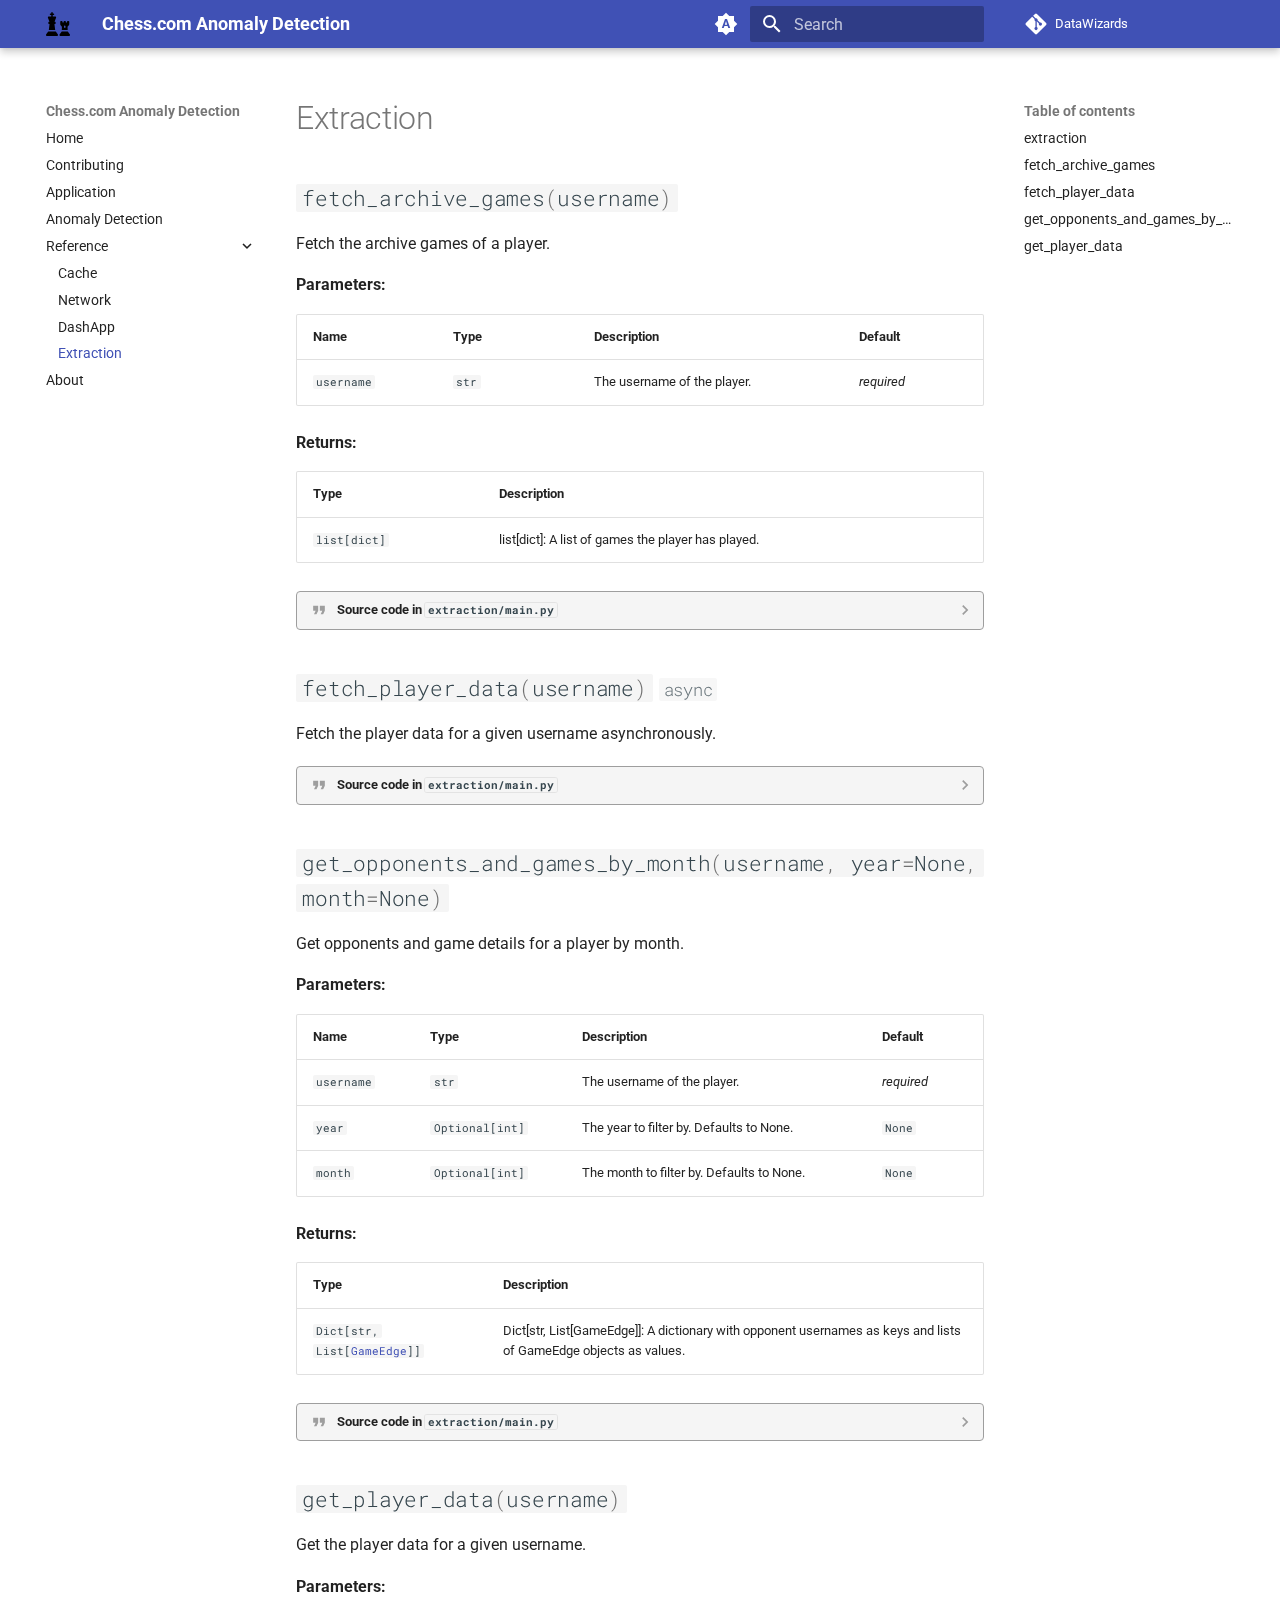
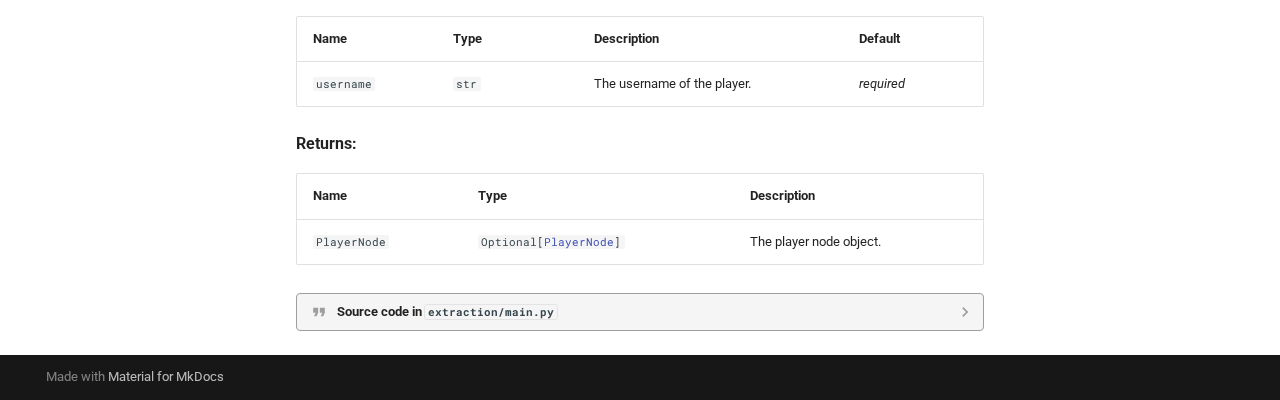
<file: reference/extraction/index.html>
<!doctype html>
<html lang="en" class="no-js">
  <head>
    
      <meta charset="utf-8">
      <meta name="viewport" content="width=device-width,initial-scale=1">
      
      
      
      
        <link rel="prev" href="../dashapp/">
      
      
        <link rel="next" href="../../about/">
      
      
      <link rel="icon" href="../../assets/images/favicon.png">
      <meta name="generator" content="mkdocs-1.6.1, mkdocs-material-9.5.44">
    
    
      
        <title>Extraction - Chess.com Anomaly Detection</title>
      
    
    
      <link rel="stylesheet" href="../../assets/stylesheets/main.0253249f.min.css">
      
        
        <link rel="stylesheet" href="../../assets/stylesheets/palette.06af60db.min.css">
      
      


    
    
      
    
    
      
        
        
        <link rel="preconnect" href="https://fonts.gstatic.com" crossorigin>
        <link rel="stylesheet" href="https://fonts.googleapis.com/css?family=Roboto:300,300i,400,400i,700,700i%7CRoboto+Mono:400,400i,700,700i&display=fallback">
        <style>:root{--md-text-font:"Roboto";--md-code-font:"Roboto Mono"}</style>
      
    
    
      <link rel="stylesheet" href="../../assets/_mkdocstrings.css">
    
    <script>__md_scope=new URL("../..",location),__md_hash=e=>[...e].reduce(((e,_)=>(e<<5)-e+_.charCodeAt(0)),0),__md_get=(e,_=localStorage,t=__md_scope)=>JSON.parse(_.getItem(t.pathname+"."+e)),__md_set=(e,_,t=localStorage,a=__md_scope)=>{try{t.setItem(a.pathname+"."+e,JSON.stringify(_))}catch(e){}}</script>
    
      

    
    
    
  </head>
  
  
    
    
      
    
    
    
    
    <body dir="ltr" data-md-color-scheme="auto" data-md-color-primary="indigo" data-md-color-accent="yellow">
  
    
    <input class="md-toggle" data-md-toggle="drawer" type="checkbox" id="__drawer" autocomplete="off">
    <input class="md-toggle" data-md-toggle="search" type="checkbox" id="__search" autocomplete="off">
    <label class="md-overlay" for="__drawer"></label>
    <div data-md-component="skip">
      
        
        <a href="#extraction_1" class="md-skip">
          Skip to content
        </a>
      
    </div>
    <div data-md-component="announce">
      
    </div>
    
    
      

  

<header class="md-header md-header--shadow" data-md-component="header">
  <nav class="md-header__inner md-grid" aria-label="Header">
    <a href="../.." title="Chess.com Anomaly Detection" class="md-header__button md-logo" aria-label="Chess.com Anomaly Detection" data-md-component="logo">
      
  <img src="../../assets/chess-solid.svg" alt="logo">

    </a>
    <label class="md-header__button md-icon" for="__drawer">
      
      <svg xmlns="http://www.w3.org/2000/svg" viewBox="0 0 24 24"><path d="M3 6h18v2H3zm0 5h18v2H3zm0 5h18v2H3z"/></svg>
    </label>
    <div class="md-header__title" data-md-component="header-title">
      <div class="md-header__ellipsis">
        <div class="md-header__topic">
          <span class="md-ellipsis">
            Chess.com Anomaly Detection
          </span>
        </div>
        <div class="md-header__topic" data-md-component="header-topic">
          <span class="md-ellipsis">
            
              Extraction
            
          </span>
        </div>
      </div>
    </div>
    
      
        <form class="md-header__option" data-md-component="palette">
  
    
    
    
    <input class="md-option" data-md-color-media="" data-md-color-scheme="auto" data-md-color-primary="indigo" data-md-color-accent="yellow"  aria-label="Switch to light mode"  type="radio" name="__palette" id="__palette_0">
    
      <label class="md-header__button md-icon" title="Switch to light mode" for="__palette_1" hidden>
        <svg xmlns="http://www.w3.org/2000/svg" viewBox="0 0 24 24"><path d="m14.3 16-.7-2h-3.2l-.7 2H7.8L11 7h2l3.2 9zM20 8.69V4h-4.69L12 .69 8.69 4H4v4.69L.69 12 4 15.31V20h4.69L12 23.31 15.31 20H20v-4.69L23.31 12zm-9.15 3.96h2.3L12 9z"/></svg>
      </label>
    
  
    
    
    
    <input class="md-option" data-md-color-media="(prefers-color-scheme: light)" data-md-color-scheme="default" data-md-color-primary="indigo" data-md-color-accent="yellow"  aria-label="Switch to dark mode"  type="radio" name="__palette" id="__palette_1">
    
      <label class="md-header__button md-icon" title="Switch to dark mode" for="__palette_2" hidden>
        <svg xmlns="http://www.w3.org/2000/svg" viewBox="0 0 24 24"><path d="M12 7a5 5 0 0 1 5 5 5 5 0 0 1-5 5 5 5 0 0 1-5-5 5 5 0 0 1 5-5m0 2a3 3 0 0 0-3 3 3 3 0 0 0 3 3 3 3 0 0 0 3-3 3 3 0 0 0-3-3m0-7 2.39 3.42C13.65 5.15 12.84 5 12 5s-1.65.15-2.39.42zM3.34 7l4.16-.35A7.2 7.2 0 0 0 5.94 8.5c-.44.74-.69 1.5-.83 2.29zm.02 10 1.76-3.77a7.131 7.131 0 0 0 2.38 4.14zM20.65 7l-1.77 3.79a7.02 7.02 0 0 0-2.38-4.15zm-.01 10-4.14.36c.59-.51 1.12-1.14 1.54-1.86.42-.73.69-1.5.83-2.29zM12 22l-2.41-3.44c.74.27 1.55.44 2.41.44.82 0 1.63-.17 2.37-.44z"/></svg>
      </label>
    
  
    
    
    
    <input class="md-option" data-md-color-media="(prefers-color-scheme: dark)" data-md-color-scheme="slate" data-md-color-primary="indigo" data-md-color-accent="yellow"  aria-label="Switch to system preference"  type="radio" name="__palette" id="__palette_2">
    
      <label class="md-header__button md-icon" title="Switch to system preference" for="__palette_0" hidden>
        <svg xmlns="http://www.w3.org/2000/svg" viewBox="0 0 24 24"><path d="m17.75 4.09-2.53 1.94.91 3.06-2.63-1.81-2.63 1.81.91-3.06-2.53-1.94L12.44 4l1.06-3 1.06 3zm3.5 6.91-1.64 1.25.59 1.98-1.7-1.17-1.7 1.17.59-1.98L15.75 11l2.06-.05L18.5 9l.69 1.95zm-2.28 4.95c.83-.08 1.72 1.1 1.19 1.85-.32.45-.66.87-1.08 1.27C15.17 23 8.84 23 4.94 19.07c-3.91-3.9-3.91-10.24 0-14.14.4-.4.82-.76 1.27-1.08.75-.53 1.93.36 1.85 1.19-.27 2.86.69 5.83 2.89 8.02a9.96 9.96 0 0 0 8.02 2.89m-1.64 2.02a12.08 12.08 0 0 1-7.8-3.47c-2.17-2.19-3.33-5-3.49-7.82-2.81 3.14-2.7 7.96.31 10.98 3.02 3.01 7.84 3.12 10.98.31"/></svg>
      </label>
    
  
</form>
      
    
    
      <script>var palette=__md_get("__palette");if(palette&&palette.color){if("(prefers-color-scheme)"===palette.color.media){var media=matchMedia("(prefers-color-scheme: light)"),input=document.querySelector(media.matches?"[data-md-color-media='(prefers-color-scheme: light)']":"[data-md-color-media='(prefers-color-scheme: dark)']");palette.color.media=input.getAttribute("data-md-color-media"),palette.color.scheme=input.getAttribute("data-md-color-scheme"),palette.color.primary=input.getAttribute("data-md-color-primary"),palette.color.accent=input.getAttribute("data-md-color-accent")}for(var[key,value]of Object.entries(palette.color))document.body.setAttribute("data-md-color-"+key,value)}</script>
    
    
    
      <label class="md-header__button md-icon" for="__search">
        
        <svg xmlns="http://www.w3.org/2000/svg" viewBox="0 0 24 24"><path d="M9.5 3A6.5 6.5 0 0 1 16 9.5c0 1.61-.59 3.09-1.56 4.23l.27.27h.79l5 5-1.5 1.5-5-5v-.79l-.27-.27A6.52 6.52 0 0 1 9.5 16 6.5 6.5 0 0 1 3 9.5 6.5 6.5 0 0 1 9.5 3m0 2C7 5 5 7 5 9.5S7 14 9.5 14 14 12 14 9.5 12 5 9.5 5"/></svg>
      </label>
      <div class="md-search" data-md-component="search" role="dialog">
  <label class="md-search__overlay" for="__search"></label>
  <div class="md-search__inner" role="search">
    <form class="md-search__form" name="search">
      <input type="text" class="md-search__input" name="query" aria-label="Search" placeholder="Search" autocapitalize="off" autocorrect="off" autocomplete="off" spellcheck="false" data-md-component="search-query" required>
      <label class="md-search__icon md-icon" for="__search">
        
        <svg xmlns="http://www.w3.org/2000/svg" viewBox="0 0 24 24"><path d="M9.5 3A6.5 6.5 0 0 1 16 9.5c0 1.61-.59 3.09-1.56 4.23l.27.27h.79l5 5-1.5 1.5-5-5v-.79l-.27-.27A6.52 6.52 0 0 1 9.5 16 6.5 6.5 0 0 1 3 9.5 6.5 6.5 0 0 1 9.5 3m0 2C7 5 5 7 5 9.5S7 14 9.5 14 14 12 14 9.5 12 5 9.5 5"/></svg>
        
        <svg xmlns="http://www.w3.org/2000/svg" viewBox="0 0 24 24"><path d="M20 11v2H8l5.5 5.5-1.42 1.42L4.16 12l7.92-7.92L13.5 5.5 8 11z"/></svg>
      </label>
      <nav class="md-search__options" aria-label="Search">
        
        <button type="reset" class="md-search__icon md-icon" title="Clear" aria-label="Clear" tabindex="-1">
          
          <svg xmlns="http://www.w3.org/2000/svg" viewBox="0 0 24 24"><path d="M19 6.41 17.59 5 12 10.59 6.41 5 5 6.41 10.59 12 5 17.59 6.41 19 12 13.41 17.59 19 19 17.59 13.41 12z"/></svg>
        </button>
      </nav>
      
    </form>
    <div class="md-search__output">
      <div class="md-search__scrollwrap" tabindex="0" data-md-scrollfix>
        <div class="md-search-result" data-md-component="search-result">
          <div class="md-search-result__meta">
            Initializing search
          </div>
          <ol class="md-search-result__list" role="presentation"></ol>
        </div>
      </div>
    </div>
  </div>
</div>
    
    
      <div class="md-header__source">
        <a href="https://github.com/jordanttay1/DataWizards" title="Go to repository" class="md-source" data-md-component="source">
  <div class="md-source__icon md-icon">
    
    <svg xmlns="http://www.w3.org/2000/svg" viewBox="0 0 448 512"><!--! Font Awesome Free 6.6.0 by @fontawesome - https://fontawesome.com License - https://fontawesome.com/license/free (Icons: CC BY 4.0, Fonts: SIL OFL 1.1, Code: MIT License) Copyright 2024 Fonticons, Inc.--><path d="M439.55 236.05 244 40.45a28.87 28.87 0 0 0-40.81 0l-40.66 40.63 51.52 51.52c27.06-9.14 52.68 16.77 43.39 43.68l49.66 49.66c34.23-11.8 61.18 31 35.47 56.69-26.49 26.49-70.21-2.87-56-37.34L240.22 199v121.85c25.3 12.54 22.26 41.85 9.08 55a34.34 34.34 0 0 1-48.55 0c-17.57-17.6-11.07-46.91 11.25-56v-123c-20.8-8.51-24.6-30.74-18.64-45L142.57 101 8.45 235.14a28.86 28.86 0 0 0 0 40.81l195.61 195.6a28.86 28.86 0 0 0 40.8 0l194.69-194.69a28.86 28.86 0 0 0 0-40.81"/></svg>
  </div>
  <div class="md-source__repository">
    DataWizards
  </div>
</a>
      </div>
    
  </nav>
  
</header>
    
    <div class="md-container" data-md-component="container">
      
      
        
          
        
      
      <main class="md-main" data-md-component="main">
        <div class="md-main__inner md-grid">
          
            
              
              <div class="md-sidebar md-sidebar--primary" data-md-component="sidebar" data-md-type="navigation" >
                <div class="md-sidebar__scrollwrap">
                  <div class="md-sidebar__inner">
                    



<nav class="md-nav md-nav--primary" aria-label="Navigation" data-md-level="0">
  <label class="md-nav__title" for="__drawer">
    <a href="../.." title="Chess.com Anomaly Detection" class="md-nav__button md-logo" aria-label="Chess.com Anomaly Detection" data-md-component="logo">
      
  <img src="../../assets/chess-solid.svg" alt="logo">

    </a>
    Chess.com Anomaly Detection
  </label>
  
    <div class="md-nav__source">
      <a href="https://github.com/jordanttay1/DataWizards" title="Go to repository" class="md-source" data-md-component="source">
  <div class="md-source__icon md-icon">
    
    <svg xmlns="http://www.w3.org/2000/svg" viewBox="0 0 448 512"><!--! Font Awesome Free 6.6.0 by @fontawesome - https://fontawesome.com License - https://fontawesome.com/license/free (Icons: CC BY 4.0, Fonts: SIL OFL 1.1, Code: MIT License) Copyright 2024 Fonticons, Inc.--><path d="M439.55 236.05 244 40.45a28.87 28.87 0 0 0-40.81 0l-40.66 40.63 51.52 51.52c27.06-9.14 52.68 16.77 43.39 43.68l49.66 49.66c34.23-11.8 61.18 31 35.47 56.69-26.49 26.49-70.21-2.87-56-37.34L240.22 199v121.85c25.3 12.54 22.26 41.85 9.08 55a34.34 34.34 0 0 1-48.55 0c-17.57-17.6-11.07-46.91 11.25-56v-123c-20.8-8.51-24.6-30.74-18.64-45L142.57 101 8.45 235.14a28.86 28.86 0 0 0 0 40.81l195.61 195.6a28.86 28.86 0 0 0 40.8 0l194.69-194.69a28.86 28.86 0 0 0 0-40.81"/></svg>
  </div>
  <div class="md-source__repository">
    DataWizards
  </div>
</a>
    </div>
  
  <ul class="md-nav__list" data-md-scrollfix>
    
      
      
  
  
  
  
    <li class="md-nav__item">
      <a href="../.." class="md-nav__link">
        
  
  <span class="md-ellipsis">
    Home
  </span>
  

      </a>
    </li>
  

    
      
      
  
  
  
  
    <li class="md-nav__item">
      <a href="../../CONTRIBUTING/" class="md-nav__link">
        
  
  <span class="md-ellipsis">
    Contributing
  </span>
  

      </a>
    </li>
  

    
      
      
  
  
  
  
    <li class="md-nav__item">
      <a href="https://cse6242-439117.wl.r.appspot.com" class="md-nav__link">
        
  
  <span class="md-ellipsis">
    Application
  </span>
  

      </a>
    </li>
  

    
      
      
  
  
  
  
    <li class="md-nav__item">
      <a href="../../anomaly_detection/" class="md-nav__link">
        
  
  <span class="md-ellipsis">
    Anomaly Detection
  </span>
  

      </a>
    </li>
  

    
      
      
  
  
    
  
  
  
    
    
    
    
    <li class="md-nav__item md-nav__item--active md-nav__item--nested">
      
        
        
        <input class="md-nav__toggle md-toggle " type="checkbox" id="__nav_5" checked>
        
          
          <label class="md-nav__link" for="__nav_5" id="__nav_5_label" tabindex="0">
            
  
  <span class="md-ellipsis">
    Reference
  </span>
  

            <span class="md-nav__icon md-icon"></span>
          </label>
        
        <nav class="md-nav" data-md-level="1" aria-labelledby="__nav_5_label" aria-expanded="true">
          <label class="md-nav__title" for="__nav_5">
            <span class="md-nav__icon md-icon"></span>
            Reference
          </label>
          <ul class="md-nav__list" data-md-scrollfix>
            
              
                
  
  
  
  
    <li class="md-nav__item">
      <a href="../cache/" class="md-nav__link">
        
  
  <span class="md-ellipsis">
    Cache
  </span>
  

      </a>
    </li>
  

              
            
              
                
  
  
  
  
    <li class="md-nav__item">
      <a href="../network/" class="md-nav__link">
        
  
  <span class="md-ellipsis">
    Network
  </span>
  

      </a>
    </li>
  

              
            
              
                
  
  
  
  
    <li class="md-nav__item">
      <a href="../dashapp/" class="md-nav__link">
        
  
  <span class="md-ellipsis">
    DashApp
  </span>
  

      </a>
    </li>
  

              
            
              
                
  
  
    
  
  
  
    <li class="md-nav__item md-nav__item--active">
      
      <input class="md-nav__toggle md-toggle" type="checkbox" id="__toc">
      
      
        
      
      
        <label class="md-nav__link md-nav__link--active" for="__toc">
          
  
  <span class="md-ellipsis">
    Extraction
  </span>
  

          <span class="md-nav__icon md-icon"></span>
        </label>
      
      <a href="./" class="md-nav__link md-nav__link--active">
        
  
  <span class="md-ellipsis">
    Extraction
  </span>
  

      </a>
      
        

<nav class="md-nav md-nav--secondary" aria-label="Table of contents">
  
  
  
    
  
  
    <label class="md-nav__title" for="__toc">
      <span class="md-nav__icon md-icon"></span>
      Table of contents
    </label>
    <ul class="md-nav__list" data-md-component="toc" data-md-scrollfix>
      
        <li class="md-nav__item">
  <a href="#extraction" class="md-nav__link">
    <span class="md-ellipsis">
      extraction
    </span>
  </a>
  
</li>
      
        <li class="md-nav__item">
  <a href="#extraction.fetch_archive_games" class="md-nav__link">
    <span class="md-ellipsis">
      fetch_archive_games
    </span>
  </a>
  
</li>
      
        <li class="md-nav__item">
  <a href="#extraction.fetch_player_data" class="md-nav__link">
    <span class="md-ellipsis">
      fetch_player_data
    </span>
  </a>
  
</li>
      
        <li class="md-nav__item">
  <a href="#extraction.get_opponents_and_games_by_month" class="md-nav__link">
    <span class="md-ellipsis">
      get_opponents_and_games_by_month
    </span>
  </a>
  
</li>
      
        <li class="md-nav__item">
  <a href="#extraction.get_player_data" class="md-nav__link">
    <span class="md-ellipsis">
      get_player_data
    </span>
  </a>
  
</li>
      
    </ul>
  
</nav>
      
    </li>
  

              
            
          </ul>
        </nav>
      
    </li>
  

    
      
      
  
  
  
  
    <li class="md-nav__item">
      <a href="../../about/" class="md-nav__link">
        
  
  <span class="md-ellipsis">
    About
  </span>
  

      </a>
    </li>
  

    
  </ul>
</nav>
                  </div>
                </div>
              </div>
            
            
              
              <div class="md-sidebar md-sidebar--secondary" data-md-component="sidebar" data-md-type="toc" >
                <div class="md-sidebar__scrollwrap">
                  <div class="md-sidebar__inner">
                    

<nav class="md-nav md-nav--secondary" aria-label="Table of contents">
  
  
  
    
  
  
    <label class="md-nav__title" for="__toc">
      <span class="md-nav__icon md-icon"></span>
      Table of contents
    </label>
    <ul class="md-nav__list" data-md-component="toc" data-md-scrollfix>
      
        <li class="md-nav__item">
  <a href="#extraction" class="md-nav__link">
    <span class="md-ellipsis">
      extraction
    </span>
  </a>
  
</li>
      
        <li class="md-nav__item">
  <a href="#extraction.fetch_archive_games" class="md-nav__link">
    <span class="md-ellipsis">
      fetch_archive_games
    </span>
  </a>
  
</li>
      
        <li class="md-nav__item">
  <a href="#extraction.fetch_player_data" class="md-nav__link">
    <span class="md-ellipsis">
      fetch_player_data
    </span>
  </a>
  
</li>
      
        <li class="md-nav__item">
  <a href="#extraction.get_opponents_and_games_by_month" class="md-nav__link">
    <span class="md-ellipsis">
      get_opponents_and_games_by_month
    </span>
  </a>
  
</li>
      
        <li class="md-nav__item">
  <a href="#extraction.get_player_data" class="md-nav__link">
    <span class="md-ellipsis">
      get_player_data
    </span>
  </a>
  
</li>
      
    </ul>
  
</nav>
                  </div>
                </div>
              </div>
            
          
          
            <div class="md-content" data-md-component="content">
              <article class="md-content__inner md-typeset">
                
                  

  
  


<h1 id="extraction_1">Extraction</h1>


<div class="doc doc-object doc-module">



<a id="extraction"></a>
    <div class="doc doc-contents first">








  <div class="doc doc-children">









<div class="doc doc-object doc-function">


<h2 id="extraction.fetch_archive_games" class="doc doc-heading">
            <code class="highlight language-python"><span class="n">fetch_archive_games</span><span class="p">(</span><span class="n">username</span><span class="p">)</span></code>

</h2>


    <div class="doc doc-contents ">

        <p>Fetch the archive games of a player.</p>


<p><span class="doc-section-title">Parameters:</span></p>
    <table>
      <thead>
        <tr>
          <th>Name</th>
          <th>Type</th>
          <th>Description</th>
          <th>Default</th>
        </tr>
      </thead>
      <tbody>
          <tr class="doc-section-item">
            <td>
                <code>username</code>
            </td>
            <td>
                  <code>str</code>
            </td>
            <td>
              <div class="doc-md-description">
                <p>The username of the player.</p>
              </div>
            </td>
            <td>
                <em>required</em>
            </td>
          </tr>
      </tbody>
    </table>


    <p><span class="doc-section-title">Returns:</span></p>
    <table>
      <thead>
        <tr>
          <th>Type</th>
          <th>Description</th>
        </tr>
      </thead>
      <tbody>
          <tr class="doc-section-item">
            <td>
                  <code>list[dict]</code>
            </td>
            <td>
              <div class="doc-md-description">
                <p>list[dict]: A list of games the player has played.</p>
              </div>
            </td>
          </tr>
      </tbody>
    </table>

            <details class="quote">
              <summary>Source code in <code>extraction/main.py</code></summary>
              <div class="highlight"><table class="highlighttable"><tr><td class="linenos"><div class="linenodiv"><pre><span></span><span class="normal">18</span>
<span class="normal">19</span>
<span class="normal">20</span>
<span class="normal">21</span>
<span class="normal">22</span>
<span class="normal">23</span>
<span class="normal">24</span>
<span class="normal">25</span>
<span class="normal">26</span>
<span class="normal">27</span>
<span class="normal">28</span>
<span class="normal">29</span>
<span class="normal">30</span>
<span class="normal">31</span>
<span class="normal">32</span>
<span class="normal">33</span>
<span class="normal">34</span></pre></div></td><td class="code"><div><pre><span></span><code><span class="k">def</span> <span class="nf">fetch_archive_games</span><span class="p">(</span><span class="n">username</span><span class="p">:</span> <span class="nb">str</span><span class="p">)</span> <span class="o">-&gt;</span> <span class="nb">list</span><span class="p">[</span><span class="nb">dict</span><span class="p">]:</span>
<span class="w">    </span><span class="sd">&quot;&quot;&quot;Fetch the archive games of a player.</span>

<span class="sd">    Args:</span>
<span class="sd">        username (str): The username of the player.</span>

<span class="sd">    Returns:</span>
<span class="sd">        list[dict]: A list of games the player has played.</span>
<span class="sd">    &quot;&quot;&quot;</span>

    <span class="n">games</span> <span class="o">=</span> <span class="p">[]</span>
    <span class="k">for</span> <span class="n">url</span> <span class="ow">in</span> <span class="n">get_player_game_archives</span><span class="p">(</span><span class="n">username</span><span class="p">)[</span><span class="s2">&quot;archives&quot;</span><span class="p">]:</span>
        <span class="n">year</span> <span class="o">=</span> <span class="n">url</span><span class="o">.</span><span class="n">split</span><span class="p">(</span><span class="s2">&quot;/&quot;</span><span class="p">)[</span><span class="o">-</span><span class="mi">2</span><span class="p">]</span>
        <span class="n">month</span> <span class="o">=</span> <span class="n">url</span><span class="o">.</span><span class="n">split</span><span class="p">(</span><span class="s2">&quot;/&quot;</span><span class="p">)[</span><span class="o">-</span><span class="mi">1</span><span class="p">]</span>
        <span class="n">games</span> <span class="o">+=</span> <span class="n">get_player_games_by_month</span><span class="p">(</span><span class="n">username</span><span class="p">,</span> <span class="n">year</span><span class="p">,</span> <span class="n">month</span><span class="p">)[</span><span class="s2">&quot;games&quot;</span><span class="p">]</span>

    <span class="k">return</span> <span class="n">games</span>
</code></pre></div></td></tr></table></div>
            </details>
    </div>

</div>

<div class="doc doc-object doc-function">


<h2 id="extraction.fetch_player_data" class="doc doc-heading">
            <code class="highlight language-python"><span class="n">fetch_player_data</span><span class="p">(</span><span class="n">username</span><span class="p">)</span></code>

  <span class="doc doc-labels">
      <small class="doc doc-label doc-label-async"><code>async</code></small>
  </span>

</h2>


    <div class="doc doc-contents ">

        <p>Fetch the player data for a given username asynchronously.</p>

            <details class="quote">
              <summary>Source code in <code>extraction/main.py</code></summary>
              <div class="highlight"><table class="highlighttable"><tr><td class="linenos"><div class="linenodiv"><pre><span></span><span class="normal">108</span>
<span class="normal">109</span>
<span class="normal">110</span></pre></div></td><td class="code"><div><pre><span></span><code><span class="k">async</span> <span class="k">def</span> <span class="nf">fetch_player_data</span><span class="p">(</span><span class="n">username</span><span class="p">:</span> <span class="nb">str</span><span class="p">)</span> <span class="o">-&gt;</span> <span class="n">Optional</span><span class="p">[</span><span class="n">PlayerNode</span><span class="p">]:</span>
<span class="w">    </span><span class="sd">&quot;&quot;&quot;Fetch the player data for a given username asynchronously.&quot;&quot;&quot;</span>
    <span class="k">return</span> <span class="k">await</span> <span class="n">asyncio</span><span class="o">.</span><span class="n">to_thread</span><span class="p">(</span><span class="n">get_player_data</span><span class="p">,</span> <span class="n">username</span><span class="p">)</span>
</code></pre></div></td></tr></table></div>
            </details>
    </div>

</div>

<div class="doc doc-object doc-function">


<h2 id="extraction.get_opponents_and_games_by_month" class="doc doc-heading">
            <code class="highlight language-python"><span class="n">get_opponents_and_games_by_month</span><span class="p">(</span><span class="n">username</span><span class="p">,</span> <span class="n">year</span><span class="o">=</span><span class="kc">None</span><span class="p">,</span> <span class="n">month</span><span class="o">=</span><span class="kc">None</span><span class="p">)</span></code>

</h2>


    <div class="doc doc-contents ">

        <p>Get opponents and game details for a player by month.</p>


<p><span class="doc-section-title">Parameters:</span></p>
    <table>
      <thead>
        <tr>
          <th>Name</th>
          <th>Type</th>
          <th>Description</th>
          <th>Default</th>
        </tr>
      </thead>
      <tbody>
          <tr class="doc-section-item">
            <td>
                <code>username</code>
            </td>
            <td>
                  <code>str</code>
            </td>
            <td>
              <div class="doc-md-description">
                <p>The username of the player.</p>
              </div>
            </td>
            <td>
                <em>required</em>
            </td>
          </tr>
          <tr class="doc-section-item">
            <td>
                <code>year</code>
            </td>
            <td>
                  <code><span title="typing.Optional">Optional</span>[int]</code>
            </td>
            <td>
              <div class="doc-md-description">
                <p>The year to filter by. Defaults to None.</p>
              </div>
            </td>
            <td>
                  <code>None</code>
            </td>
          </tr>
          <tr class="doc-section-item">
            <td>
                <code>month</code>
            </td>
            <td>
                  <code><span title="typing.Optional">Optional</span>[int]</code>
            </td>
            <td>
              <div class="doc-md-description">
                <p>The month to filter by. Defaults to None.</p>
              </div>
            </td>
            <td>
                  <code>None</code>
            </td>
          </tr>
      </tbody>
    </table>


    <p><span class="doc-section-title">Returns:</span></p>
    <table>
      <thead>
        <tr>
          <th>Type</th>
          <th>Description</th>
        </tr>
      </thead>
      <tbody>
          <tr class="doc-section-item">
            <td>
                  <code><span title="typing.Dict">Dict</span>[str, <span title="typing.List">List</span>[<a class="autorefs autorefs-internal" title="network.GameEdge" href="../network/#network.GameEdge">GameEdge</a>]]</code>
            </td>
            <td>
              <div class="doc-md-description">
                <p>Dict[str, List[GameEdge]]: A dictionary with opponent usernames as keys and lists of GameEdge objects as values.</p>
              </div>
            </td>
          </tr>
      </tbody>
    </table>

            <details class="quote">
              <summary>Source code in <code>extraction/main.py</code></summary>
              <div class="highlight"><table class="highlighttable"><tr><td class="linenos"><div class="linenodiv"><pre><span></span><span class="normal"> 37</span>
<span class="normal"> 38</span>
<span class="normal"> 39</span>
<span class="normal"> 40</span>
<span class="normal"> 41</span>
<span class="normal"> 42</span>
<span class="normal"> 43</span>
<span class="normal"> 44</span>
<span class="normal"> 45</span>
<span class="normal"> 46</span>
<span class="normal"> 47</span>
<span class="normal"> 48</span>
<span class="normal"> 49</span>
<span class="normal"> 50</span>
<span class="normal"> 51</span>
<span class="normal"> 52</span>
<span class="normal"> 53</span>
<span class="normal"> 54</span>
<span class="normal"> 55</span>
<span class="normal"> 56</span>
<span class="normal"> 57</span>
<span class="normal"> 58</span>
<span class="normal"> 59</span>
<span class="normal"> 60</span>
<span class="normal"> 61</span>
<span class="normal"> 62</span>
<span class="normal"> 63</span>
<span class="normal"> 64</span>
<span class="normal"> 65</span>
<span class="normal"> 66</span>
<span class="normal"> 67</span>
<span class="normal"> 68</span>
<span class="normal"> 69</span>
<span class="normal"> 70</span>
<span class="normal"> 71</span>
<span class="normal"> 72</span>
<span class="normal"> 73</span>
<span class="normal"> 74</span>
<span class="normal"> 75</span>
<span class="normal"> 76</span>
<span class="normal"> 77</span>
<span class="normal"> 78</span>
<span class="normal"> 79</span>
<span class="normal"> 80</span>
<span class="normal"> 81</span>
<span class="normal"> 82</span>
<span class="normal"> 83</span>
<span class="normal"> 84</span>
<span class="normal"> 85</span>
<span class="normal"> 86</span>
<span class="normal"> 87</span>
<span class="normal"> 88</span>
<span class="normal"> 89</span>
<span class="normal"> 90</span>
<span class="normal"> 91</span>
<span class="normal"> 92</span>
<span class="normal"> 93</span>
<span class="normal"> 94</span>
<span class="normal"> 95</span>
<span class="normal"> 96</span>
<span class="normal"> 97</span>
<span class="normal"> 98</span>
<span class="normal"> 99</span>
<span class="normal">100</span>
<span class="normal">101</span>
<span class="normal">102</span>
<span class="normal">103</span>
<span class="normal">104</span>
<span class="normal">105</span></pre></div></td><td class="code"><div><pre><span></span><code><span class="k">def</span> <span class="nf">get_opponents_and_games_by_month</span><span class="p">(</span>
    <span class="n">username</span><span class="p">:</span> <span class="nb">str</span><span class="p">,</span> <span class="n">year</span><span class="p">:</span> <span class="n">Optional</span><span class="p">[</span><span class="nb">int</span><span class="p">]</span> <span class="o">=</span> <span class="kc">None</span><span class="p">,</span> <span class="n">month</span><span class="p">:</span> <span class="n">Optional</span><span class="p">[</span><span class="nb">int</span><span class="p">]</span> <span class="o">=</span> <span class="kc">None</span>
<span class="p">)</span> <span class="o">-&gt;</span> <span class="n">Dict</span><span class="p">[</span><span class="nb">str</span><span class="p">,</span> <span class="n">List</span><span class="p">[</span><span class="n">GameEdge</span><span class="p">]]:</span>
<span class="w">    </span><span class="sd">&quot;&quot;&quot;Get opponents and game details for a player by month.</span>

<span class="sd">    Args:</span>
<span class="sd">        username (str): The username of the player.</span>
<span class="sd">        year (Optional[int], optional): The year to filter by. Defaults to None.</span>
<span class="sd">        month (Optional[int], optional): The month to filter by. Defaults to None.</span>

<span class="sd">    Returns:</span>
<span class="sd">        Dict[str, List[GameEdge]]: A dictionary with opponent usernames as keys and lists of GameEdge objects as values.</span>
<span class="sd">    &quot;&quot;&quot;</span>
    <span class="k">if</span> <span class="n">year</span> <span class="ow">is</span> <span class="kc">None</span><span class="p">:</span>
        <span class="n">year</span> <span class="o">=</span> <span class="n">datetime</span><span class="o">.</span><span class="n">now</span><span class="p">()</span><span class="o">.</span><span class="n">year</span>
    <span class="k">if</span> <span class="n">month</span> <span class="ow">is</span> <span class="kc">None</span><span class="p">:</span>
        <span class="n">month</span> <span class="o">=</span> <span class="n">datetime</span><span class="o">.</span><span class="n">now</span><span class="p">()</span><span class="o">.</span><span class="n">month</span>

    <span class="k">try</span><span class="p">:</span>
        <span class="n">games_data</span> <span class="o">=</span> <span class="n">get_player_games_by_month</span><span class="p">(</span><span class="n">username</span><span class="p">,</span> <span class="n">year</span><span class="p">,</span> <span class="n">month</span><span class="p">)</span><span class="o">.</span><span class="n">get</span><span class="p">(</span><span class="s2">&quot;games&quot;</span><span class="p">,</span> <span class="p">[])</span>
    <span class="k">except</span> <span class="n">ChessDotComError</span> <span class="k">as</span> <span class="n">exc</span><span class="p">:</span>
        <span class="k">if</span> <span class="n">exc</span><span class="o">.</span><span class="n">status_code</span> <span class="o">==</span> <span class="mi">0</span><span class="p">:</span>
            <span class="nb">print</span><span class="p">(</span>
                <span class="sa">f</span><span class="s2">&quot;No games found for </span><span class="si">{</span><span class="n">username</span><span class="si">}</span><span class="s2"> in </span><span class="si">{</span><span class="n">year</span><span class="si">}</span><span class="s2">-</span><span class="si">{</span><span class="n">month</span><span class="si">}</span><span class="s2">. </span><span class="si">{</span><span class="n">year</span><span class="si">}</span><span class="s2">-</span><span class="si">{</span><span class="n">month</span><span class="si">}</span><span class="s2"> is in the future.&quot;</span>
            <span class="p">)</span>
            <span class="k">return</span> <span class="p">{}</span>
        <span class="k">else</span><span class="p">:</span>
            <span class="k">raise</span>
    <span class="n">opponents_games</span><span class="p">:</span> <span class="n">Dict</span><span class="p">[</span><span class="nb">str</span><span class="p">,</span> <span class="n">List</span><span class="p">[</span><span class="n">GameEdge</span><span class="p">]]</span> <span class="o">=</span> <span class="p">{}</span>

    <span class="k">for</span> <span class="n">game</span> <span class="ow">in</span> <span class="n">games_data</span><span class="p">:</span>
        <span class="n">is_white</span> <span class="o">=</span> <span class="n">game</span><span class="p">[</span><span class="s2">&quot;white&quot;</span><span class="p">][</span><span class="s2">&quot;username&quot;</span><span class="p">]</span> <span class="o">==</span> <span class="n">username</span>
        <span class="n">opponent_username</span> <span class="o">=</span> <span class="p">(</span>
            <span class="n">game</span><span class="p">[</span><span class="s2">&quot;black&quot;</span><span class="p">][</span><span class="s2">&quot;username&quot;</span><span class="p">]</span> <span class="k">if</span> <span class="n">is_white</span> <span class="k">else</span> <span class="n">game</span><span class="p">[</span><span class="s2">&quot;white&quot;</span><span class="p">][</span><span class="s2">&quot;username&quot;</span><span class="p">]</span>
        <span class="p">)</span>

        <span class="n">game_edge</span> <span class="o">=</span> <span class="n">GameEdge</span><span class="p">(</span>
            <span class="n">pgn</span><span class="o">=</span><span class="n">game</span><span class="o">.</span><span class="n">get</span><span class="p">(</span><span class="s2">&quot;pgn&quot;</span><span class="p">,</span> <span class="s2">&quot;&quot;</span><span class="p">),</span>
            <span class="n">time_control</span><span class="o">=</span><span class="n">game</span><span class="o">.</span><span class="n">get</span><span class="p">(</span><span class="s2">&quot;time_control&quot;</span><span class="p">,</span> <span class="s2">&quot;&quot;</span><span class="p">),</span>
            <span class="n">time_class</span><span class="o">=</span><span class="n">game</span><span class="o">.</span><span class="n">get</span><span class="p">(</span><span class="s2">&quot;time_class&quot;</span><span class="p">,</span> <span class="s2">&quot;&quot;</span><span class="p">),</span>
            <span class="n">rules</span><span class="o">=</span><span class="n">game</span><span class="o">.</span><span class="n">get</span><span class="p">(</span><span class="s2">&quot;rules&quot;</span><span class="p">,</span> <span class="s2">&quot;&quot;</span><span class="p">),</span>
            <span class="n">accuracies</span><span class="o">=</span><span class="n">game</span><span class="o">.</span><span class="n">get</span><span class="p">(</span><span class="s2">&quot;accuracies&quot;</span><span class="p">,</span> <span class="p">{}),</span>
            <span class="n">eco_code</span><span class="o">=</span><span class="n">game</span><span class="o">.</span><span class="n">get</span><span class="p">(</span><span class="s2">&quot;eco&quot;</span><span class="p">,</span> <span class="s2">&quot;&quot;</span><span class="p">),</span>
            <span class="n">white</span><span class="o">=</span><span class="n">PlayerDetails</span><span class="p">(</span>
                <span class="n">username</span><span class="o">=</span><span class="n">game</span><span class="p">[</span><span class="s2">&quot;white&quot;</span><span class="p">][</span><span class="s2">&quot;username&quot;</span><span class="p">],</span>
                <span class="n">rating</span><span class="o">=</span><span class="n">game</span><span class="p">[</span><span class="s2">&quot;white&quot;</span><span class="p">]</span><span class="o">.</span><span class="n">get</span><span class="p">(</span><span class="s2">&quot;rating&quot;</span><span class="p">,</span> <span class="mi">0</span><span class="p">),</span>
                <span class="n">result</span><span class="o">=</span><span class="n">game</span><span class="p">[</span><span class="s2">&quot;white&quot;</span><span class="p">][</span><span class="s2">&quot;result&quot;</span><span class="p">],</span>
                <span class="n">uid</span><span class="o">=</span><span class="n">game</span><span class="p">[</span><span class="s2">&quot;white&quot;</span><span class="p">][</span><span class="s2">&quot;uuid&quot;</span><span class="p">],</span>
            <span class="p">),</span>
            <span class="n">black</span><span class="o">=</span><span class="n">PlayerDetails</span><span class="p">(</span>
                <span class="n">username</span><span class="o">=</span><span class="n">game</span><span class="p">[</span><span class="s2">&quot;black&quot;</span><span class="p">][</span><span class="s2">&quot;username&quot;</span><span class="p">],</span>
                <span class="n">rating</span><span class="o">=</span><span class="n">game</span><span class="p">[</span><span class="s2">&quot;black&quot;</span><span class="p">]</span><span class="o">.</span><span class="n">get</span><span class="p">(</span><span class="s2">&quot;rating&quot;</span><span class="p">,</span> <span class="mi">0</span><span class="p">),</span>
                <span class="n">result</span><span class="o">=</span><span class="n">game</span><span class="p">[</span><span class="s2">&quot;black&quot;</span><span class="p">][</span><span class="s2">&quot;result&quot;</span><span class="p">],</span>
                <span class="n">uid</span><span class="o">=</span><span class="n">game</span><span class="p">[</span><span class="s2">&quot;black&quot;</span><span class="p">][</span><span class="s2">&quot;uuid&quot;</span><span class="p">],</span>
            <span class="p">),</span>
            <span class="n">start_time</span><span class="o">=</span><span class="n">game</span><span class="o">.</span><span class="n">get</span><span class="p">(</span><span class="s2">&quot;start_time&quot;</span><span class="p">,</span> <span class="mi">0</span><span class="p">),</span>
            <span class="n">end_time</span><span class="o">=</span><span class="n">game</span><span class="o">.</span><span class="n">get</span><span class="p">(</span><span class="s2">&quot;end_time&quot;</span><span class="p">,</span> <span class="mi">0</span><span class="p">),</span>
        <span class="p">)</span>

        <span class="k">if</span> <span class="n">opponent_username</span> <span class="ow">not</span> <span class="ow">in</span> <span class="n">opponents_games</span><span class="p">:</span>
            <span class="n">opponents_games</span><span class="p">[</span><span class="n">opponent_username</span><span class="p">]</span> <span class="o">=</span> <span class="p">[]</span>
        <span class="n">opponents_games</span><span class="p">[</span><span class="n">opponent_username</span><span class="p">]</span><span class="o">.</span><span class="n">append</span><span class="p">(</span><span class="n">game_edge</span><span class="p">)</span>

    <span class="k">if</span> <span class="ow">not</span> <span class="n">opponents_games</span><span class="p">:</span>
        <span class="k">raise</span> <span class="ne">ValueError</span><span class="p">(</span>
            <span class="sa">f</span><span class="s2">&quot;No opponents found for </span><span class="si">{</span><span class="n">username</span><span class="si">}</span><span class="s2"> in </span><span class="si">{</span><span class="n">year</span><span class="si">}</span><span class="s2">-</span><span class="si">{</span><span class="n">month</span><span class="si">}</span><span class="s2">.</span><span class="se">\n</span><span class="s2">Consider a different user or date.&quot;</span>
        <span class="p">)</span>

    <span class="k">return</span> <span class="n">opponents_games</span>
</code></pre></div></td></tr></table></div>
            </details>
    </div>

</div>

<div class="doc doc-object doc-function">


<h2 id="extraction.get_player_data" class="doc doc-heading">
            <code class="highlight language-python"><span class="n">get_player_data</span><span class="p">(</span><span class="n">username</span><span class="p">)</span></code>

</h2>


    <div class="doc doc-contents ">

        <p>Get the player data for a given username.</p>


<p><span class="doc-section-title">Parameters:</span></p>
    <table>
      <thead>
        <tr>
          <th>Name</th>
          <th>Type</th>
          <th>Description</th>
          <th>Default</th>
        </tr>
      </thead>
      <tbody>
          <tr class="doc-section-item">
            <td>
                <code>username</code>
            </td>
            <td>
                  <code>str</code>
            </td>
            <td>
              <div class="doc-md-description">
                <p>The username of the player.</p>
              </div>
            </td>
            <td>
                <em>required</em>
            </td>
          </tr>
      </tbody>
    </table>


    <p><span class="doc-section-title">Returns:</span></p>
    <table>
      <thead>
        <tr>
<th>Name</th>          <th>Type</th>
          <th>Description</th>
        </tr>
      </thead>
      <tbody>
          <tr class="doc-section-item">
<td><code>PlayerNode</code></td>            <td>
                  <code><span title="typing.Optional">Optional</span>[<a class="autorefs autorefs-internal" title="network.PlayerNode" href="../network/#network.PlayerNode">PlayerNode</a>]</code>
            </td>
            <td>
              <div class="doc-md-description">
                <p>The player node object.</p>
              </div>
            </td>
          </tr>
      </tbody>
    </table>

            <details class="quote">
              <summary>Source code in <code>extraction/main.py</code></summary>
              <div class="highlight"><table class="highlighttable"><tr><td class="linenos"><div class="linenodiv"><pre><span></span><span class="normal">113</span>
<span class="normal">114</span>
<span class="normal">115</span>
<span class="normal">116</span>
<span class="normal">117</span>
<span class="normal">118</span>
<span class="normal">119</span>
<span class="normal">120</span>
<span class="normal">121</span>
<span class="normal">122</span>
<span class="normal">123</span>
<span class="normal">124</span>
<span class="normal">125</span>
<span class="normal">126</span>
<span class="normal">127</span>
<span class="normal">128</span>
<span class="normal">129</span>
<span class="normal">130</span>
<span class="normal">131</span>
<span class="normal">132</span>
<span class="normal">133</span>
<span class="normal">134</span>
<span class="normal">135</span>
<span class="normal">136</span>
<span class="normal">137</span>
<span class="normal">138</span>
<span class="normal">139</span>
<span class="normal">140</span></pre></div></td><td class="code"><div><pre><span></span><code><span class="k">def</span> <span class="nf">get_player_data</span><span class="p">(</span><span class="n">username</span><span class="p">:</span> <span class="nb">str</span><span class="p">)</span> <span class="o">-&gt;</span> <span class="n">Optional</span><span class="p">[</span><span class="n">PlayerNode</span><span class="p">]:</span>
<span class="w">    </span><span class="sd">&quot;&quot;&quot;Get the player data for a given username.</span>

<span class="sd">    Args:</span>
<span class="sd">        username (str): The username of the player.</span>

<span class="sd">    Returns:</span>
<span class="sd">        PlayerNode: The player node object.</span>
<span class="sd">    &quot;&quot;&quot;</span>
    <span class="k">try</span><span class="p">:</span>
        <span class="n">profile</span> <span class="o">=</span> <span class="n">get_player_profile</span><span class="p">(</span><span class="n">username</span><span class="p">)</span><span class="o">.</span><span class="n">get</span><span class="p">(</span><span class="s2">&quot;player&quot;</span><span class="p">)</span>
    <span class="k">except</span> <span class="n">ChessDotComError</span> <span class="k">as</span> <span class="n">exc</span><span class="p">:</span>
        <span class="nb">print</span><span class="p">(</span><span class="sa">f</span><span class="s2">&quot;Error fetching profile for </span><span class="si">{</span><span class="n">username</span><span class="si">}</span><span class="s2">: </span><span class="si">{</span><span class="n">exc</span><span class="si">}</span><span class="s2">&quot;</span><span class="p">)</span>
        <span class="k">return</span> <span class="kc">None</span>
    <span class="k">if</span> <span class="ow">not</span> <span class="n">profile</span><span class="p">:</span>
        <span class="nb">print</span><span class="p">(</span><span class="sa">f</span><span class="s2">&quot;Profile not found for </span><span class="si">{</span><span class="n">username</span><span class="si">}</span><span class="s2">&quot;</span><span class="p">)</span>
        <span class="k">return</span> <span class="kc">None</span>

    <span class="n">stats</span> <span class="o">=</span> <span class="n">get_player_stats</span><span class="p">(</span><span class="n">username</span><span class="p">)</span><span class="o">.</span><span class="n">get</span><span class="p">(</span><span class="s2">&quot;stats&quot;</span><span class="p">)</span><span class="o">.</span><span class="n">get</span><span class="p">(</span><span class="n">GAME_TYPE</span><span class="p">)</span>
    <span class="k">if</span> <span class="n">stats</span> <span class="ow">is</span> <span class="kc">None</span><span class="p">:</span>
        <span class="k">return</span> <span class="kc">None</span>
    <span class="k">return</span> <span class="n">PlayerNode</span><span class="p">(</span>
        <span class="n">uid</span><span class="o">=</span><span class="n">profile</span><span class="o">.</span><span class="n">get</span><span class="p">(</span><span class="s2">&quot;player_id&quot;</span><span class="p">),</span>
        <span class="n">name</span><span class="o">=</span><span class="n">profile</span><span class="o">.</span><span class="n">get</span><span class="p">(</span><span class="s2">&quot;name&quot;</span><span class="p">),</span>
        <span class="n">username</span><span class="o">=</span><span class="n">profile</span><span class="o">.</span><span class="n">get</span><span class="p">(</span><span class="s2">&quot;username&quot;</span><span class="p">),</span>
        <span class="n">country</span><span class="o">=</span><span class="n">profile</span><span class="o">.</span><span class="n">get</span><span class="p">(</span><span class="s2">&quot;country&quot;</span><span class="p">)</span><span class="o">.</span><span class="n">split</span><span class="p">(</span><span class="s2">&quot;/&quot;</span><span class="p">)[</span><span class="o">-</span><span class="mi">1</span><span class="p">],</span>
        <span class="n">rating</span><span class="o">=</span><span class="n">stats</span><span class="o">.</span><span class="n">get</span><span class="p">(</span><span class="s2">&quot;last&quot;</span><span class="p">,</span> <span class="p">{})</span><span class="o">.</span><span class="n">get</span><span class="p">(</span><span class="s2">&quot;rating&quot;</span><span class="p">,</span> <span class="mi">0</span><span class="p">),</span>
    <span class="p">)</span>
</code></pre></div></td></tr></table></div>
            </details>
    </div>

</div>



  </div>

    </div>

</div>












                
              </article>
            </div>
          
          
<script>var target=document.getElementById(location.hash.slice(1));target&&target.name&&(target.checked=target.name.startsWith("__tabbed_"))</script>
        </div>
        
      </main>
      
        <footer class="md-footer">
  
  <div class="md-footer-meta md-typeset">
    <div class="md-footer-meta__inner md-grid">
      <div class="md-copyright">
  
  
    Made with
    <a href="https://squidfunk.github.io/mkdocs-material/" target="_blank" rel="noopener">
      Material for MkDocs
    </a>
  
</div>
      
    </div>
  </div>
</footer>
      
    </div>
    <div class="md-dialog" data-md-component="dialog">
      <div class="md-dialog__inner md-typeset"></div>
    </div>
    
    
    <script id="__config" type="application/json">{"base": "../..", "features": ["optimize", "content.code.annotate", "palette.toggle"], "search": "../../assets/javascripts/workers/search.6ce7567c.min.js", "translations": {"clipboard.copied": "Copied to clipboard", "clipboard.copy": "Copy to clipboard", "search.result.more.one": "1 more on this page", "search.result.more.other": "# more on this page", "search.result.none": "No matching documents", "search.result.one": "1 matching document", "search.result.other": "# matching documents", "search.result.placeholder": "Type to start searching", "search.result.term.missing": "Missing", "select.version": "Select version"}}</script>
    
    
      <script src="../../assets/javascripts/bundle.83f73b43.min.js"></script>
      
    
  </body>
</html>
</file>
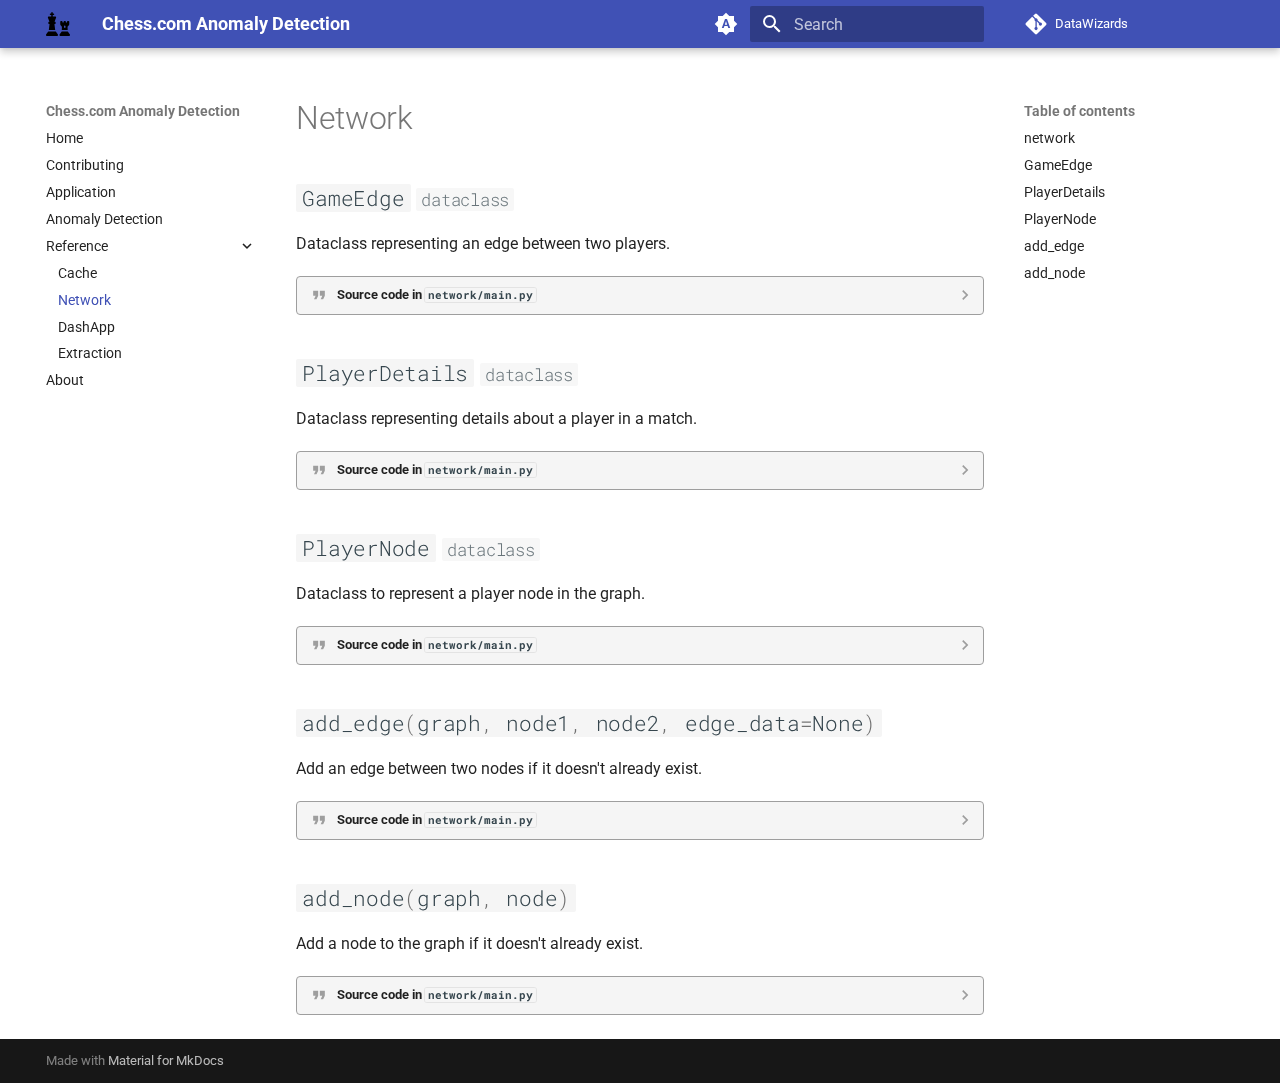
<file: reference/network/index.html>
<!doctype html>
<html lang="en" class="no-js">
  <head>
    
      <meta charset="utf-8">
      <meta name="viewport" content="width=device-width,initial-scale=1">
      
      
      
      
        <link rel="prev" href="../cache/">
      
      
        <link rel="next" href="../dashapp/">
      
      
      <link rel="icon" href="../../assets/images/favicon.png">
      <meta name="generator" content="mkdocs-1.6.1, mkdocs-material-9.5.44">
    
    
      
        <title>Network - Chess.com Anomaly Detection</title>
      
    
    
      <link rel="stylesheet" href="../../assets/stylesheets/main.0253249f.min.css">
      
        
        <link rel="stylesheet" href="../../assets/stylesheets/palette.06af60db.min.css">
      
      


    
    
      
    
    
      
        
        
        <link rel="preconnect" href="https://fonts.gstatic.com" crossorigin>
        <link rel="stylesheet" href="https://fonts.googleapis.com/css?family=Roboto:300,300i,400,400i,700,700i%7CRoboto+Mono:400,400i,700,700i&display=fallback">
        <style>:root{--md-text-font:"Roboto";--md-code-font:"Roboto Mono"}</style>
      
    
    
      <link rel="stylesheet" href="../../assets/_mkdocstrings.css">
    
    <script>__md_scope=new URL("../..",location),__md_hash=e=>[...e].reduce(((e,_)=>(e<<5)-e+_.charCodeAt(0)),0),__md_get=(e,_=localStorage,t=__md_scope)=>JSON.parse(_.getItem(t.pathname+"."+e)),__md_set=(e,_,t=localStorage,a=__md_scope)=>{try{t.setItem(a.pathname+"."+e,JSON.stringify(_))}catch(e){}}</script>
    
      

    
    
    
  </head>
  
  
    
    
      
    
    
    
    
    <body dir="ltr" data-md-color-scheme="auto" data-md-color-primary="indigo" data-md-color-accent="yellow">
  
    
    <input class="md-toggle" data-md-toggle="drawer" type="checkbox" id="__drawer" autocomplete="off">
    <input class="md-toggle" data-md-toggle="search" type="checkbox" id="__search" autocomplete="off">
    <label class="md-overlay" for="__drawer"></label>
    <div data-md-component="skip">
      
        
        <a href="#network_1" class="md-skip">
          Skip to content
        </a>
      
    </div>
    <div data-md-component="announce">
      
    </div>
    
    
      

  

<header class="md-header md-header--shadow" data-md-component="header">
  <nav class="md-header__inner md-grid" aria-label="Header">
    <a href="../.." title="Chess.com Anomaly Detection" class="md-header__button md-logo" aria-label="Chess.com Anomaly Detection" data-md-component="logo">
      
  <img src="../../assets/chess-solid.svg" alt="logo">

    </a>
    <label class="md-header__button md-icon" for="__drawer">
      
      <svg xmlns="http://www.w3.org/2000/svg" viewBox="0 0 24 24"><path d="M3 6h18v2H3zm0 5h18v2H3zm0 5h18v2H3z"/></svg>
    </label>
    <div class="md-header__title" data-md-component="header-title">
      <div class="md-header__ellipsis">
        <div class="md-header__topic">
          <span class="md-ellipsis">
            Chess.com Anomaly Detection
          </span>
        </div>
        <div class="md-header__topic" data-md-component="header-topic">
          <span class="md-ellipsis">
            
              Network
            
          </span>
        </div>
      </div>
    </div>
    
      
        <form class="md-header__option" data-md-component="palette">
  
    
    
    
    <input class="md-option" data-md-color-media="" data-md-color-scheme="auto" data-md-color-primary="indigo" data-md-color-accent="yellow"  aria-label="Switch to light mode"  type="radio" name="__palette" id="__palette_0">
    
      <label class="md-header__button md-icon" title="Switch to light mode" for="__palette_1" hidden>
        <svg xmlns="http://www.w3.org/2000/svg" viewBox="0 0 24 24"><path d="m14.3 16-.7-2h-3.2l-.7 2H7.8L11 7h2l3.2 9zM20 8.69V4h-4.69L12 .69 8.69 4H4v4.69L.69 12 4 15.31V20h4.69L12 23.31 15.31 20H20v-4.69L23.31 12zm-9.15 3.96h2.3L12 9z"/></svg>
      </label>
    
  
    
    
    
    <input class="md-option" data-md-color-media="(prefers-color-scheme: light)" data-md-color-scheme="default" data-md-color-primary="indigo" data-md-color-accent="yellow"  aria-label="Switch to dark mode"  type="radio" name="__palette" id="__palette_1">
    
      <label class="md-header__button md-icon" title="Switch to dark mode" for="__palette_2" hidden>
        <svg xmlns="http://www.w3.org/2000/svg" viewBox="0 0 24 24"><path d="M12 7a5 5 0 0 1 5 5 5 5 0 0 1-5 5 5 5 0 0 1-5-5 5 5 0 0 1 5-5m0 2a3 3 0 0 0-3 3 3 3 0 0 0 3 3 3 3 0 0 0 3-3 3 3 0 0 0-3-3m0-7 2.39 3.42C13.65 5.15 12.84 5 12 5s-1.65.15-2.39.42zM3.34 7l4.16-.35A7.2 7.2 0 0 0 5.94 8.5c-.44.74-.69 1.5-.83 2.29zm.02 10 1.76-3.77a7.131 7.131 0 0 0 2.38 4.14zM20.65 7l-1.77 3.79a7.02 7.02 0 0 0-2.38-4.15zm-.01 10-4.14.36c.59-.51 1.12-1.14 1.54-1.86.42-.73.69-1.5.83-2.29zM12 22l-2.41-3.44c.74.27 1.55.44 2.41.44.82 0 1.63-.17 2.37-.44z"/></svg>
      </label>
    
  
    
    
    
    <input class="md-option" data-md-color-media="(prefers-color-scheme: dark)" data-md-color-scheme="slate" data-md-color-primary="indigo" data-md-color-accent="yellow"  aria-label="Switch to system preference"  type="radio" name="__palette" id="__palette_2">
    
      <label class="md-header__button md-icon" title="Switch to system preference" for="__palette_0" hidden>
        <svg xmlns="http://www.w3.org/2000/svg" viewBox="0 0 24 24"><path d="m17.75 4.09-2.53 1.94.91 3.06-2.63-1.81-2.63 1.81.91-3.06-2.53-1.94L12.44 4l1.06-3 1.06 3zm3.5 6.91-1.64 1.25.59 1.98-1.7-1.17-1.7 1.17.59-1.98L15.75 11l2.06-.05L18.5 9l.69 1.95zm-2.28 4.95c.83-.08 1.72 1.1 1.19 1.85-.32.45-.66.87-1.08 1.27C15.17 23 8.84 23 4.94 19.07c-3.91-3.9-3.91-10.24 0-14.14.4-.4.82-.76 1.27-1.08.75-.53 1.93.36 1.85 1.19-.27 2.86.69 5.83 2.89 8.02a9.96 9.96 0 0 0 8.02 2.89m-1.64 2.02a12.08 12.08 0 0 1-7.8-3.47c-2.17-2.19-3.33-5-3.49-7.82-2.81 3.14-2.7 7.96.31 10.98 3.02 3.01 7.84 3.12 10.98.31"/></svg>
      </label>
    
  
</form>
      
    
    
      <script>var palette=__md_get("__palette");if(palette&&palette.color){if("(prefers-color-scheme)"===palette.color.media){var media=matchMedia("(prefers-color-scheme: light)"),input=document.querySelector(media.matches?"[data-md-color-media='(prefers-color-scheme: light)']":"[data-md-color-media='(prefers-color-scheme: dark)']");palette.color.media=input.getAttribute("data-md-color-media"),palette.color.scheme=input.getAttribute("data-md-color-scheme"),palette.color.primary=input.getAttribute("data-md-color-primary"),palette.color.accent=input.getAttribute("data-md-color-accent")}for(var[key,value]of Object.entries(palette.color))document.body.setAttribute("data-md-color-"+key,value)}</script>
    
    
    
      <label class="md-header__button md-icon" for="__search">
        
        <svg xmlns="http://www.w3.org/2000/svg" viewBox="0 0 24 24"><path d="M9.5 3A6.5 6.5 0 0 1 16 9.5c0 1.61-.59 3.09-1.56 4.23l.27.27h.79l5 5-1.5 1.5-5-5v-.79l-.27-.27A6.52 6.52 0 0 1 9.5 16 6.5 6.5 0 0 1 3 9.5 6.5 6.5 0 0 1 9.5 3m0 2C7 5 5 7 5 9.5S7 14 9.5 14 14 12 14 9.5 12 5 9.5 5"/></svg>
      </label>
      <div class="md-search" data-md-component="search" role="dialog">
  <label class="md-search__overlay" for="__search"></label>
  <div class="md-search__inner" role="search">
    <form class="md-search__form" name="search">
      <input type="text" class="md-search__input" name="query" aria-label="Search" placeholder="Search" autocapitalize="off" autocorrect="off" autocomplete="off" spellcheck="false" data-md-component="search-query" required>
      <label class="md-search__icon md-icon" for="__search">
        
        <svg xmlns="http://www.w3.org/2000/svg" viewBox="0 0 24 24"><path d="M9.5 3A6.5 6.5 0 0 1 16 9.5c0 1.61-.59 3.09-1.56 4.23l.27.27h.79l5 5-1.5 1.5-5-5v-.79l-.27-.27A6.52 6.52 0 0 1 9.5 16 6.5 6.5 0 0 1 3 9.5 6.5 6.5 0 0 1 9.5 3m0 2C7 5 5 7 5 9.5S7 14 9.5 14 14 12 14 9.5 12 5 9.5 5"/></svg>
        
        <svg xmlns="http://www.w3.org/2000/svg" viewBox="0 0 24 24"><path d="M20 11v2H8l5.5 5.5-1.42 1.42L4.16 12l7.92-7.92L13.5 5.5 8 11z"/></svg>
      </label>
      <nav class="md-search__options" aria-label="Search">
        
        <button type="reset" class="md-search__icon md-icon" title="Clear" aria-label="Clear" tabindex="-1">
          
          <svg xmlns="http://www.w3.org/2000/svg" viewBox="0 0 24 24"><path d="M19 6.41 17.59 5 12 10.59 6.41 5 5 6.41 10.59 12 5 17.59 6.41 19 12 13.41 17.59 19 19 17.59 13.41 12z"/></svg>
        </button>
      </nav>
      
    </form>
    <div class="md-search__output">
      <div class="md-search__scrollwrap" tabindex="0" data-md-scrollfix>
        <div class="md-search-result" data-md-component="search-result">
          <div class="md-search-result__meta">
            Initializing search
          </div>
          <ol class="md-search-result__list" role="presentation"></ol>
        </div>
      </div>
    </div>
  </div>
</div>
    
    
      <div class="md-header__source">
        <a href="https://github.com/jordanttay1/DataWizards" title="Go to repository" class="md-source" data-md-component="source">
  <div class="md-source__icon md-icon">
    
    <svg xmlns="http://www.w3.org/2000/svg" viewBox="0 0 448 512"><!--! Font Awesome Free 6.6.0 by @fontawesome - https://fontawesome.com License - https://fontawesome.com/license/free (Icons: CC BY 4.0, Fonts: SIL OFL 1.1, Code: MIT License) Copyright 2024 Fonticons, Inc.--><path d="M439.55 236.05 244 40.45a28.87 28.87 0 0 0-40.81 0l-40.66 40.63 51.52 51.52c27.06-9.14 52.68 16.77 43.39 43.68l49.66 49.66c34.23-11.8 61.18 31 35.47 56.69-26.49 26.49-70.21-2.87-56-37.34L240.22 199v121.85c25.3 12.54 22.26 41.85 9.08 55a34.34 34.34 0 0 1-48.55 0c-17.57-17.6-11.07-46.91 11.25-56v-123c-20.8-8.51-24.6-30.74-18.64-45L142.57 101 8.45 235.14a28.86 28.86 0 0 0 0 40.81l195.61 195.6a28.86 28.86 0 0 0 40.8 0l194.69-194.69a28.86 28.86 0 0 0 0-40.81"/></svg>
  </div>
  <div class="md-source__repository">
    DataWizards
  </div>
</a>
      </div>
    
  </nav>
  
</header>
    
    <div class="md-container" data-md-component="container">
      
      
        
          
        
      
      <main class="md-main" data-md-component="main">
        <div class="md-main__inner md-grid">
          
            
              
              <div class="md-sidebar md-sidebar--primary" data-md-component="sidebar" data-md-type="navigation" >
                <div class="md-sidebar__scrollwrap">
                  <div class="md-sidebar__inner">
                    



<nav class="md-nav md-nav--primary" aria-label="Navigation" data-md-level="0">
  <label class="md-nav__title" for="__drawer">
    <a href="../.." title="Chess.com Anomaly Detection" class="md-nav__button md-logo" aria-label="Chess.com Anomaly Detection" data-md-component="logo">
      
  <img src="../../assets/chess-solid.svg" alt="logo">

    </a>
    Chess.com Anomaly Detection
  </label>
  
    <div class="md-nav__source">
      <a href="https://github.com/jordanttay1/DataWizards" title="Go to repository" class="md-source" data-md-component="source">
  <div class="md-source__icon md-icon">
    
    <svg xmlns="http://www.w3.org/2000/svg" viewBox="0 0 448 512"><!--! Font Awesome Free 6.6.0 by @fontawesome - https://fontawesome.com License - https://fontawesome.com/license/free (Icons: CC BY 4.0, Fonts: SIL OFL 1.1, Code: MIT License) Copyright 2024 Fonticons, Inc.--><path d="M439.55 236.05 244 40.45a28.87 28.87 0 0 0-40.81 0l-40.66 40.63 51.52 51.52c27.06-9.14 52.68 16.77 43.39 43.68l49.66 49.66c34.23-11.8 61.18 31 35.47 56.69-26.49 26.49-70.21-2.87-56-37.34L240.22 199v121.85c25.3 12.54 22.26 41.85 9.08 55a34.34 34.34 0 0 1-48.55 0c-17.57-17.6-11.07-46.91 11.25-56v-123c-20.8-8.51-24.6-30.74-18.64-45L142.57 101 8.45 235.14a28.86 28.86 0 0 0 0 40.81l195.61 195.6a28.86 28.86 0 0 0 40.8 0l194.69-194.69a28.86 28.86 0 0 0 0-40.81"/></svg>
  </div>
  <div class="md-source__repository">
    DataWizards
  </div>
</a>
    </div>
  
  <ul class="md-nav__list" data-md-scrollfix>
    
      
      
  
  
  
  
    <li class="md-nav__item">
      <a href="../.." class="md-nav__link">
        
  
  <span class="md-ellipsis">
    Home
  </span>
  

      </a>
    </li>
  

    
      
      
  
  
  
  
    <li class="md-nav__item">
      <a href="../../CONTRIBUTING/" class="md-nav__link">
        
  
  <span class="md-ellipsis">
    Contributing
  </span>
  

      </a>
    </li>
  

    
      
      
  
  
  
  
    <li class="md-nav__item">
      <a href="https://cse6242-439117.wl.r.appspot.com" class="md-nav__link">
        
  
  <span class="md-ellipsis">
    Application
  </span>
  

      </a>
    </li>
  

    
      
      
  
  
  
  
    <li class="md-nav__item">
      <a href="../../anomaly_detection/" class="md-nav__link">
        
  
  <span class="md-ellipsis">
    Anomaly Detection
  </span>
  

      </a>
    </li>
  

    
      
      
  
  
    
  
  
  
    
    
    
    
    <li class="md-nav__item md-nav__item--active md-nav__item--nested">
      
        
        
        <input class="md-nav__toggle md-toggle " type="checkbox" id="__nav_5" checked>
        
          
          <label class="md-nav__link" for="__nav_5" id="__nav_5_label" tabindex="0">
            
  
  <span class="md-ellipsis">
    Reference
  </span>
  

            <span class="md-nav__icon md-icon"></span>
          </label>
        
        <nav class="md-nav" data-md-level="1" aria-labelledby="__nav_5_label" aria-expanded="true">
          <label class="md-nav__title" for="__nav_5">
            <span class="md-nav__icon md-icon"></span>
            Reference
          </label>
          <ul class="md-nav__list" data-md-scrollfix>
            
              
                
  
  
  
  
    <li class="md-nav__item">
      <a href="../cache/" class="md-nav__link">
        
  
  <span class="md-ellipsis">
    Cache
  </span>
  

      </a>
    </li>
  

              
            
              
                
  
  
    
  
  
  
    <li class="md-nav__item md-nav__item--active">
      
      <input class="md-nav__toggle md-toggle" type="checkbox" id="__toc">
      
      
        
      
      
        <label class="md-nav__link md-nav__link--active" for="__toc">
          
  
  <span class="md-ellipsis">
    Network
  </span>
  

          <span class="md-nav__icon md-icon"></span>
        </label>
      
      <a href="./" class="md-nav__link md-nav__link--active">
        
  
  <span class="md-ellipsis">
    Network
  </span>
  

      </a>
      
        

<nav class="md-nav md-nav--secondary" aria-label="Table of contents">
  
  
  
    
  
  
    <label class="md-nav__title" for="__toc">
      <span class="md-nav__icon md-icon"></span>
      Table of contents
    </label>
    <ul class="md-nav__list" data-md-component="toc" data-md-scrollfix>
      
        <li class="md-nav__item">
  <a href="#network" class="md-nav__link">
    <span class="md-ellipsis">
      network
    </span>
  </a>
  
</li>
      
        <li class="md-nav__item">
  <a href="#network.GameEdge" class="md-nav__link">
    <span class="md-ellipsis">
      GameEdge
    </span>
  </a>
  
</li>
      
        <li class="md-nav__item">
  <a href="#network.PlayerDetails" class="md-nav__link">
    <span class="md-ellipsis">
      PlayerDetails
    </span>
  </a>
  
</li>
      
        <li class="md-nav__item">
  <a href="#network.PlayerNode" class="md-nav__link">
    <span class="md-ellipsis">
      PlayerNode
    </span>
  </a>
  
</li>
      
        <li class="md-nav__item">
  <a href="#network.add_edge" class="md-nav__link">
    <span class="md-ellipsis">
      add_edge
    </span>
  </a>
  
</li>
      
        <li class="md-nav__item">
  <a href="#network.add_node" class="md-nav__link">
    <span class="md-ellipsis">
      add_node
    </span>
  </a>
  
</li>
      
    </ul>
  
</nav>
      
    </li>
  

              
            
              
                
  
  
  
  
    <li class="md-nav__item">
      <a href="../dashapp/" class="md-nav__link">
        
  
  <span class="md-ellipsis">
    DashApp
  </span>
  

      </a>
    </li>
  

              
            
              
                
  
  
  
  
    <li class="md-nav__item">
      <a href="../extraction/" class="md-nav__link">
        
  
  <span class="md-ellipsis">
    Extraction
  </span>
  

      </a>
    </li>
  

              
            
          </ul>
        </nav>
      
    </li>
  

    
      
      
  
  
  
  
    <li class="md-nav__item">
      <a href="../../about/" class="md-nav__link">
        
  
  <span class="md-ellipsis">
    About
  </span>
  

      </a>
    </li>
  

    
  </ul>
</nav>
                  </div>
                </div>
              </div>
            
            
              
              <div class="md-sidebar md-sidebar--secondary" data-md-component="sidebar" data-md-type="toc" >
                <div class="md-sidebar__scrollwrap">
                  <div class="md-sidebar__inner">
                    

<nav class="md-nav md-nav--secondary" aria-label="Table of contents">
  
  
  
    
  
  
    <label class="md-nav__title" for="__toc">
      <span class="md-nav__icon md-icon"></span>
      Table of contents
    </label>
    <ul class="md-nav__list" data-md-component="toc" data-md-scrollfix>
      
        <li class="md-nav__item">
  <a href="#network" class="md-nav__link">
    <span class="md-ellipsis">
      network
    </span>
  </a>
  
</li>
      
        <li class="md-nav__item">
  <a href="#network.GameEdge" class="md-nav__link">
    <span class="md-ellipsis">
      GameEdge
    </span>
  </a>
  
</li>
      
        <li class="md-nav__item">
  <a href="#network.PlayerDetails" class="md-nav__link">
    <span class="md-ellipsis">
      PlayerDetails
    </span>
  </a>
  
</li>
      
        <li class="md-nav__item">
  <a href="#network.PlayerNode" class="md-nav__link">
    <span class="md-ellipsis">
      PlayerNode
    </span>
  </a>
  
</li>
      
        <li class="md-nav__item">
  <a href="#network.add_edge" class="md-nav__link">
    <span class="md-ellipsis">
      add_edge
    </span>
  </a>
  
</li>
      
        <li class="md-nav__item">
  <a href="#network.add_node" class="md-nav__link">
    <span class="md-ellipsis">
      add_node
    </span>
  </a>
  
</li>
      
    </ul>
  
</nav>
                  </div>
                </div>
              </div>
            
          
          
            <div class="md-content" data-md-component="content">
              <article class="md-content__inner md-typeset">
                
                  

  
  


<h1 id="network_1">Network</h1>


<div class="doc doc-object doc-module">



<a id="network"></a>
    <div class="doc doc-contents first">








  <div class="doc doc-children">








<div class="doc doc-object doc-class">



<h2 id="network.GameEdge" class="doc doc-heading">
            <code>GameEdge</code>


  <span class="doc doc-labels">
      <small class="doc doc-label doc-label-dataclass"><code>dataclass</code></small>
  </span>

</h2>


    <div class="doc doc-contents ">


        <p>Dataclass representing an edge between two players.</p>






              <details class="quote">
                <summary>Source code in <code>network/main.py</code></summary>
                <div class="highlight"><table class="highlighttable"><tr><td class="linenos"><div class="linenodiv"><pre><span></span><span class="normal">28</span>
<span class="normal">29</span>
<span class="normal">30</span>
<span class="normal">31</span>
<span class="normal">32</span>
<span class="normal">33</span>
<span class="normal">34</span>
<span class="normal">35</span>
<span class="normal">36</span>
<span class="normal">37</span>
<span class="normal">38</span>
<span class="normal">39</span>
<span class="normal">40</span>
<span class="normal">41</span>
<span class="normal">42</span>
<span class="normal">43</span>
<span class="normal">44</span>
<span class="normal">45</span>
<span class="normal">46</span>
<span class="normal">47</span></pre></div></td><td class="code"><div><pre><span></span><code><span class="nd">@dataclass</span>
<span class="k">class</span> <span class="nc">GameEdge</span><span class="p">:</span>
<span class="w">    </span><span class="sd">&quot;&quot;&quot;Dataclass representing an edge between two players.&quot;&quot;&quot;</span>

    <span class="n">pgn</span><span class="p">:</span> <span class="nb">str</span>
    <span class="n">time_control</span><span class="p">:</span> <span class="nb">str</span>
    <span class="n">time_class</span><span class="p">:</span> <span class="nb">str</span>
    <span class="n">rules</span><span class="p">:</span> <span class="nb">str</span>
    <span class="n">accuracies</span><span class="p">:</span> <span class="n">Dict</span><span class="p">[</span><span class="nb">str</span><span class="p">,</span> <span class="nb">float</span><span class="p">]</span>
    <span class="n">eco_code</span><span class="p">:</span> <span class="nb">str</span>

    <span class="n">white</span><span class="p">:</span> <span class="n">PlayerDetails</span>
    <span class="n">black</span><span class="p">:</span> <span class="n">PlayerDetails</span>

    <span class="n">start_time</span><span class="p">:</span> <span class="nb">int</span>
    <span class="n">end_time</span><span class="p">:</span> <span class="nb">int</span>
    <span class="n">duration</span><span class="p">:</span> <span class="n">Optional</span><span class="p">[</span><span class="nb">int</span><span class="p">]</span> <span class="o">=</span> <span class="n">field</span><span class="p">(</span><span class="n">init</span><span class="o">=</span><span class="kc">False</span><span class="p">)</span>

    <span class="k">def</span> <span class="nf">__post_init__</span><span class="p">(</span><span class="bp">self</span><span class="p">):</span>
        <span class="bp">self</span><span class="o">.</span><span class="n">duration</span> <span class="o">=</span> <span class="bp">self</span><span class="o">.</span><span class="n">end_time</span> <span class="o">-</span> <span class="bp">self</span><span class="o">.</span><span class="n">start_time</span>
</code></pre></div></td></tr></table></div>
              </details>



  <div class="doc doc-children">











  </div>

    </div>

</div>

<div class="doc doc-object doc-class">



<h2 id="network.PlayerDetails" class="doc doc-heading">
            <code>PlayerDetails</code>


  <span class="doc doc-labels">
      <small class="doc doc-label doc-label-dataclass"><code>dataclass</code></small>
  </span>

</h2>


    <div class="doc doc-contents ">


        <p>Dataclass representing details about a player in a match.</p>






              <details class="quote">
                <summary>Source code in <code>network/main.py</code></summary>
                <div class="highlight"><table class="highlighttable"><tr><td class="linenos"><div class="linenodiv"><pre><span></span><span class="normal">18</span>
<span class="normal">19</span>
<span class="normal">20</span>
<span class="normal">21</span>
<span class="normal">22</span>
<span class="normal">23</span>
<span class="normal">24</span>
<span class="normal">25</span></pre></div></td><td class="code"><div><pre><span></span><code><span class="nd">@dataclass</span>
<span class="k">class</span> <span class="nc">PlayerDetails</span><span class="p">:</span>
<span class="w">    </span><span class="sd">&quot;&quot;&quot;Dataclass representing details about a player in a match.&quot;&quot;&quot;</span>

    <span class="n">uid</span><span class="p">:</span> <span class="nb">int</span>
    <span class="n">username</span><span class="p">:</span> <span class="nb">str</span>
    <span class="n">rating</span><span class="p">:</span> <span class="nb">int</span>
    <span class="n">result</span><span class="p">:</span> <span class="nb">str</span>
</code></pre></div></td></tr></table></div>
              </details>



  <div class="doc doc-children">











  </div>

    </div>

</div>

<div class="doc doc-object doc-class">



<h2 id="network.PlayerNode" class="doc doc-heading">
            <code>PlayerNode</code>


  <span class="doc doc-labels">
      <small class="doc doc-label doc-label-dataclass"><code>dataclass</code></small>
  </span>

</h2>


    <div class="doc doc-contents ">


        <p>Dataclass to represent a player node in the graph.</p>






              <details class="quote">
                <summary>Source code in <code>network/main.py</code></summary>
                <div class="highlight"><table class="highlighttable"><tr><td class="linenos"><div class="linenodiv"><pre><span></span><span class="normal"> 7</span>
<span class="normal"> 8</span>
<span class="normal"> 9</span>
<span class="normal">10</span>
<span class="normal">11</span>
<span class="normal">12</span>
<span class="normal">13</span>
<span class="normal">14</span>
<span class="normal">15</span></pre></div></td><td class="code"><div><pre><span></span><code><span class="nd">@dataclass</span>
<span class="k">class</span> <span class="nc">PlayerNode</span><span class="p">:</span>
<span class="w">    </span><span class="sd">&quot;&quot;&quot;Dataclass to represent a player node in the graph.&quot;&quot;&quot;</span>

    <span class="n">uid</span><span class="p">:</span> <span class="nb">int</span>
    <span class="n">name</span><span class="p">:</span> <span class="nb">str</span>
    <span class="n">username</span><span class="p">:</span> <span class="nb">str</span>
    <span class="n">country</span><span class="p">:</span> <span class="nb">str</span>
    <span class="n">rating</span><span class="p">:</span> <span class="nb">int</span>
</code></pre></div></td></tr></table></div>
              </details>



  <div class="doc doc-children">











  </div>

    </div>

</div>


<div class="doc doc-object doc-function">


<h2 id="network.add_edge" class="doc doc-heading">
            <code class="highlight language-python"><span class="n">add_edge</span><span class="p">(</span><span class="n">graph</span><span class="p">,</span> <span class="n">node1</span><span class="p">,</span> <span class="n">node2</span><span class="p">,</span> <span class="n">edge_data</span><span class="o">=</span><span class="kc">None</span><span class="p">)</span></code>

</h2>


    <div class="doc doc-contents ">

        <p>Add an edge between two nodes if it doesn't already exist.</p>

            <details class="quote">
              <summary>Source code in <code>network/main.py</code></summary>
              <div class="highlight"><table class="highlighttable"><tr><td class="linenos"><div class="linenodiv"><pre><span></span><span class="normal">57</span>
<span class="normal">58</span>
<span class="normal">59</span>
<span class="normal">60</span>
<span class="normal">61</span>
<span class="normal">62</span>
<span class="normal">63</span>
<span class="normal">64</span>
<span class="normal">65</span>
<span class="normal">66</span>
<span class="normal">67</span>
<span class="normal">68</span>
<span class="normal">69</span>
<span class="normal">70</span>
<span class="normal">71</span>
<span class="normal">72</span>
<span class="normal">73</span>
<span class="normal">74</span>
<span class="normal">75</span>
<span class="normal">76</span>
<span class="normal">77</span>
<span class="normal">78</span>
<span class="normal">79</span>
<span class="normal">80</span>
<span class="normal">81</span>
<span class="normal">82</span></pre></div></td><td class="code"><div><pre><span></span><code><span class="k">def</span> <span class="nf">add_edge</span><span class="p">(</span>
    <span class="n">graph</span><span class="p">:</span> <span class="n">nx</span><span class="o">.</span><span class="n">Graph</span><span class="p">,</span>
    <span class="n">node1</span><span class="p">:</span> <span class="n">PlayerNode</span> <span class="o">|</span> <span class="kc">None</span><span class="p">,</span>
    <span class="n">node2</span><span class="p">:</span> <span class="n">PlayerNode</span> <span class="o">|</span> <span class="kc">None</span><span class="p">,</span>
    <span class="n">edge_data</span><span class="p">:</span> <span class="n">List</span><span class="p">[</span><span class="n">GameEdge</span><span class="p">]</span> <span class="o">|</span> <span class="kc">None</span> <span class="o">=</span> <span class="kc">None</span><span class="p">,</span>
<span class="p">)</span> <span class="o">-&gt;</span> <span class="n">nx</span><span class="o">.</span><span class="n">Graph</span><span class="p">:</span>
<span class="w">    </span><span class="sd">&quot;&quot;&quot;Add an edge between two nodes if it doesn&#39;t already exist.&quot;&quot;&quot;</span>
    <span class="k">if</span> <span class="n">node1</span> <span class="ow">is</span> <span class="kc">None</span> <span class="ow">or</span> <span class="n">node2</span> <span class="ow">is</span> <span class="kc">None</span> <span class="ow">or</span> <span class="n">edge_data</span> <span class="ow">is</span> <span class="kc">None</span><span class="p">:</span>
        <span class="nb">print</span><span class="p">(</span><span class="s2">&quot;Cannot add edge with missing nodes or edge data.&quot;</span><span class="p">)</span>
        <span class="k">return</span> <span class="n">graph</span>
    <span class="k">if</span> <span class="n">node1</span><span class="o">.</span><span class="n">username</span> <span class="ow">not</span> <span class="ow">in</span> <span class="n">graph</span><span class="p">:</span>
        <span class="n">graph</span> <span class="o">=</span> <span class="n">add_node</span><span class="p">(</span><span class="n">graph</span><span class="p">,</span> <span class="n">node1</span><span class="p">)</span>
    <span class="k">if</span> <span class="n">node2</span><span class="o">.</span><span class="n">username</span> <span class="ow">not</span> <span class="ow">in</span> <span class="n">graph</span><span class="p">:</span>
        <span class="n">graph</span> <span class="o">=</span> <span class="n">add_node</span><span class="p">(</span><span class="n">graph</span><span class="p">,</span> <span class="n">node2</span><span class="p">)</span>
    <span class="k">if</span> <span class="ow">not</span> <span class="n">graph</span><span class="o">.</span><span class="n">has_edge</span><span class="p">(</span><span class="n">node1</span><span class="o">.</span><span class="n">username</span><span class="p">,</span> <span class="n">node2</span><span class="o">.</span><span class="n">username</span><span class="p">):</span>
        <span class="n">weight</span> <span class="o">=</span> <span class="nb">abs</span><span class="p">(</span><span class="n">node1</span><span class="o">.</span><span class="n">rating</span> <span class="o">-</span> <span class="n">node2</span><span class="o">.</span><span class="n">rating</span><span class="p">)</span>
        <span class="n">graph</span><span class="o">.</span><span class="n">add_edge</span><span class="p">(</span>
            <span class="n">node1</span><span class="o">.</span><span class="n">username</span><span class="p">,</span>
            <span class="n">node2</span><span class="o">.</span><span class="n">username</span><span class="p">,</span>
            <span class="n">weight</span><span class="o">=</span><span class="n">weight</span><span class="p">,</span>
            <span class="n">data</span><span class="o">=</span><span class="p">[</span><span class="n">asdict</span><span class="p">(</span><span class="n">edge</span><span class="p">)</span> <span class="k">for</span> <span class="n">edge</span> <span class="ow">in</span> <span class="n">edge_data</span><span class="p">],</span>
        <span class="p">)</span>
    <span class="k">else</span><span class="p">:</span>
        <span class="n">edge</span> <span class="o">=</span> <span class="n">graph</span><span class="p">[</span><span class="n">node1</span><span class="o">.</span><span class="n">username</span><span class="p">][</span><span class="n">node2</span><span class="o">.</span><span class="n">username</span><span class="p">]</span>
        <span class="n">edge</span><span class="p">[</span><span class="s2">&quot;data&quot;</span><span class="p">]</span><span class="o">.</span><span class="n">extend</span><span class="p">([</span><span class="n">asdict</span><span class="p">(</span><span class="n">edge</span><span class="p">)</span> <span class="k">for</span> <span class="n">edge</span> <span class="ow">in</span> <span class="n">edge_data</span><span class="p">])</span>
    <span class="k">return</span> <span class="n">graph</span>
</code></pre></div></td></tr></table></div>
            </details>
    </div>

</div>

<div class="doc doc-object doc-function">


<h2 id="network.add_node" class="doc doc-heading">
            <code class="highlight language-python"><span class="n">add_node</span><span class="p">(</span><span class="n">graph</span><span class="p">,</span> <span class="n">node</span><span class="p">)</span></code>

</h2>


    <div class="doc doc-contents ">

        <p>Add a node to the graph if it doesn't already exist.</p>

            <details class="quote">
              <summary>Source code in <code>network/main.py</code></summary>
              <div class="highlight"><table class="highlighttable"><tr><td class="linenos"><div class="linenodiv"><pre><span></span><span class="normal">50</span>
<span class="normal">51</span>
<span class="normal">52</span>
<span class="normal">53</span>
<span class="normal">54</span></pre></div></td><td class="code"><div><pre><span></span><code><span class="k">def</span> <span class="nf">add_node</span><span class="p">(</span><span class="n">graph</span><span class="p">:</span> <span class="n">nx</span><span class="o">.</span><span class="n">Graph</span><span class="p">,</span> <span class="n">node</span><span class="p">:</span> <span class="n">PlayerNode</span> <span class="o">|</span> <span class="kc">None</span><span class="p">)</span> <span class="o">-&gt;</span> <span class="n">nx</span><span class="o">.</span><span class="n">Graph</span><span class="p">:</span>
<span class="w">    </span><span class="sd">&quot;&quot;&quot;Add a node to the graph if it doesn&#39;t already exist.&quot;&quot;&quot;</span>
    <span class="k">if</span> <span class="n">node</span> <span class="ow">is</span> <span class="ow">not</span> <span class="kc">None</span> <span class="ow">and</span> <span class="n">node</span><span class="o">.</span><span class="n">username</span> <span class="ow">not</span> <span class="ow">in</span> <span class="n">graph</span><span class="p">:</span>
        <span class="n">graph</span><span class="o">.</span><span class="n">add_node</span><span class="p">(</span><span class="n">node</span><span class="o">.</span><span class="n">username</span><span class="p">,</span> <span class="o">**</span><span class="n">asdict</span><span class="p">(</span><span class="n">node</span><span class="p">))</span>
    <span class="k">return</span> <span class="n">graph</span>
</code></pre></div></td></tr></table></div>
            </details>
    </div>

</div>



  </div>

    </div>

</div>












                
              </article>
            </div>
          
          
<script>var target=document.getElementById(location.hash.slice(1));target&&target.name&&(target.checked=target.name.startsWith("__tabbed_"))</script>
        </div>
        
      </main>
      
        <footer class="md-footer">
  
  <div class="md-footer-meta md-typeset">
    <div class="md-footer-meta__inner md-grid">
      <div class="md-copyright">
  
  
    Made with
    <a href="https://squidfunk.github.io/mkdocs-material/" target="_blank" rel="noopener">
      Material for MkDocs
    </a>
  
</div>
      
    </div>
  </div>
</footer>
      
    </div>
    <div class="md-dialog" data-md-component="dialog">
      <div class="md-dialog__inner md-typeset"></div>
    </div>
    
    
    <script id="__config" type="application/json">{"base": "../..", "features": ["optimize", "content.code.annotate", "palette.toggle"], "search": "../../assets/javascripts/workers/search.6ce7567c.min.js", "translations": {"clipboard.copied": "Copied to clipboard", "clipboard.copy": "Copy to clipboard", "search.result.more.one": "1 more on this page", "search.result.more.other": "# more on this page", "search.result.none": "No matching documents", "search.result.one": "1 matching document", "search.result.other": "# matching documents", "search.result.placeholder": "Type to start searching", "search.result.term.missing": "Missing", "select.version": "Select version"}}</script>
    
    
      <script src="../../assets/javascripts/bundle.83f73b43.min.js"></script>
      
    
  </body>
</html>
</file>
<file: assets/_mkdocstrings.css>
/* Avoid breaking parameter names, etc. in table cells. */
.doc-contents td code {
  word-break: normal !important;
}

/* No line break before first paragraph of descriptions. */
.doc-md-description,
.doc-md-description>p:first-child {
  display: inline;
}

/* Max width for docstring sections tables. */
.doc .md-typeset__table,
.doc .md-typeset__table table {
  display: table !important;
  width: 100%;
}

.doc .md-typeset__table tr {
  display: table-row;
}

/* Defaults in Spacy table style. */
.doc-param-default {
  float: right;
}

/* Parameter headings must be inline, not blocks. */
.doc-heading-parameter {
  display: inline;
}

/* Prefer space on the right, not the left of parameter permalinks. */
.doc-heading-parameter .headerlink {
  margin-left: 0 !important;
  margin-right: 0.2rem;
}

/* Backward-compatibility: docstring section titles in bold. */
.doc-section-title {
  font-weight: bold;
}

/* Symbols in Navigation and ToC. */
:root, :host,
[data-md-color-scheme="default"] {
  --doc-symbol-parameter-fg-color: #df50af;
  --doc-symbol-attribute-fg-color: #953800;
  --doc-symbol-function-fg-color: #8250df;
  --doc-symbol-method-fg-color: #8250df;
  --doc-symbol-class-fg-color: #0550ae;
  --doc-symbol-module-fg-color: #5cad0f;

  --doc-symbol-parameter-bg-color: #df50af1a;
  --doc-symbol-attribute-bg-color: #9538001a;
  --doc-symbol-function-bg-color: #8250df1a;
  --doc-symbol-method-bg-color: #8250df1a;
  --doc-symbol-class-bg-color: #0550ae1a;
  --doc-symbol-module-bg-color: #5cad0f1a;
}

[data-md-color-scheme="slate"] {
  --doc-symbol-parameter-fg-color: #ffa8cc;
  --doc-symbol-attribute-fg-color: #ffa657;
  --doc-symbol-function-fg-color: #d2a8ff;
  --doc-symbol-method-fg-color: #d2a8ff;
  --doc-symbol-class-fg-color: #79c0ff;
  --doc-symbol-module-fg-color: #baff79;

  --doc-symbol-parameter-bg-color: #ffa8cc1a;
  --doc-symbol-attribute-bg-color: #ffa6571a;
  --doc-symbol-function-bg-color: #d2a8ff1a;
  --doc-symbol-method-bg-color: #d2a8ff1a;
  --doc-symbol-class-bg-color: #79c0ff1a;
  --doc-symbol-module-bg-color: #baff791a;
}

code.doc-symbol {
  border-radius: .1rem;
  font-size: .85em;
  padding: 0 .3em;
  font-weight: bold;
}

code.doc-symbol-parameter {
  color: var(--doc-symbol-parameter-fg-color);
  background-color: var(--doc-symbol-parameter-bg-color);
}

code.doc-symbol-parameter::after {
  content: "param";
}

code.doc-symbol-attribute {
  color: var(--doc-symbol-attribute-fg-color);
  background-color: var(--doc-symbol-attribute-bg-color);
}

code.doc-symbol-attribute::after {
  content: "attr";
}

code.doc-symbol-function {
  color: var(--doc-symbol-function-fg-color);
  background-color: var(--doc-symbol-function-bg-color);
}

code.doc-symbol-function::after {
  content: "func";
}

code.doc-symbol-method {
  color: var(--doc-symbol-method-fg-color);
  background-color: var(--doc-symbol-method-bg-color);
}

code.doc-symbol-method::after {
  content: "meth";
}

code.doc-symbol-class {
  color: var(--doc-symbol-class-fg-color);
  background-color: var(--doc-symbol-class-bg-color);
}

code.doc-symbol-class::after {
  content: "class";
}

code.doc-symbol-module {
  color: var(--doc-symbol-module-fg-color);
  background-color: var(--doc-symbol-module-bg-color);
}

code.doc-symbol-module::after {
  content: "mod";
}

.doc-signature .autorefs {
  color: inherit;
  border-bottom: 1px dotted currentcolor;
}
</file>
<file: assets/stylesheets/main.0253249f.min.css>
@charset "UTF-8";html{-webkit-text-size-adjust:none;-moz-text-size-adjust:none;text-size-adjust:none;box-sizing:border-box}*,:after,:before{box-sizing:inherit}@media (prefers-reduced-motion){*,:after,:before{transition:none!important}}body{margin:0}a,button,input,label{-webkit-tap-highlight-color:transparent}a{color:inherit;text-decoration:none}hr{border:0;box-sizing:initial;display:block;height:.05rem;overflow:visible;padding:0}small{font-size:80%}sub,sup{line-height:1em}img{border-style:none}table{border-collapse:initial;border-spacing:0}td,th{font-weight:400;vertical-align:top}button{background:#0000;border:0;font-family:inherit;font-size:inherit;margin:0;padding:0}input{border:0;outline:none}:root{--md-primary-fg-color:#4051b5;--md-primary-fg-color--light:#5d6cc0;--md-primary-fg-color--dark:#303fa1;--md-primary-bg-color:#fff;--md-primary-bg-color--light:#ffffffb3;--md-accent-fg-color:#526cfe;--md-accent-fg-color--transparent:#526cfe1a;--md-accent-bg-color:#fff;--md-accent-bg-color--light:#ffffffb3}[data-md-color-scheme=default]{color-scheme:light}[data-md-color-scheme=default] img[src$="#gh-dark-mode-only"],[data-md-color-scheme=default] img[src$="#only-dark"]{display:none}:root,[data-md-color-scheme=default]{--md-hue:225deg;--md-default-fg-color:#000000de;--md-default-fg-color--light:#0000008a;--md-default-fg-color--lighter:#00000052;--md-default-fg-color--lightest:#00000012;--md-default-bg-color:#fff;--md-default-bg-color--light:#ffffffb3;--md-default-bg-color--lighter:#ffffff4d;--md-default-bg-color--lightest:#ffffff1f;--md-code-fg-color:#36464e;--md-code-bg-color:#f5f5f5;--md-code-hl-color:#4287ff;--md-code-hl-color--light:#4287ff1a;--md-code-hl-number-color:#d52a2a;--md-code-hl-special-color:#db1457;--md-code-hl-function-color:#a846b9;--md-code-hl-constant-color:#6e59d9;--md-code-hl-keyword-color:#3f6ec6;--md-code-hl-string-color:#1c7d4d;--md-code-hl-name-color:var(--md-code-fg-color);--md-code-hl-operator-color:var(--md-default-fg-color--light);--md-code-hl-punctuation-color:var(--md-default-fg-color--light);--md-code-hl-comment-color:var(--md-default-fg-color--light);--md-code-hl-generic-color:var(--md-default-fg-color--light);--md-code-hl-variable-color:var(--md-default-fg-color--light);--md-typeset-color:var(--md-default-fg-color);--md-typeset-a-color:var(--md-primary-fg-color);--md-typeset-del-color:#f5503d26;--md-typeset-ins-color:#0bd57026;--md-typeset-kbd-color:#fafafa;--md-typeset-kbd-accent-color:#fff;--md-typeset-kbd-border-color:#b8b8b8;--md-typeset-mark-color:#ffff0080;--md-typeset-table-color:#0000001f;--md-typeset-table-color--light:rgba(0,0,0,.035);--md-admonition-fg-color:var(--md-default-fg-color);--md-admonition-bg-color:var(--md-default-bg-color);--md-warning-fg-color:#000000de;--md-warning-bg-color:#ff9;--md-footer-fg-color:#fff;--md-footer-fg-color--light:#ffffffb3;--md-footer-fg-color--lighter:#ffffff73;--md-footer-bg-color:#000000de;--md-footer-bg-color--dark:#00000052;--md-shadow-z1:0 0.2rem 0.5rem #0000000d,0 0 0.05rem #0000001a;--md-shadow-z2:0 0.2rem 0.5rem #0000001a,0 0 0.05rem #00000040;--md-shadow-z3:0 0.2rem 0.5rem #0003,0 0 0.05rem #00000059}.md-icon svg{fill:currentcolor;display:block;height:1.2rem;width:1.2rem}body{-webkit-font-smoothing:antialiased;-moz-osx-font-smoothing:grayscale;--md-text-font-family:var(--md-text-font,_),-apple-system,BlinkMacSystemFont,Helvetica,Arial,sans-serif;--md-code-font-family:var(--md-code-font,_),SFMono-Regular,Consolas,Menlo,monospace}aside,body,input{font-feature-settings:"kern","liga";color:var(--md-typeset-color);font-family:var(--md-text-font-family)}code,kbd,pre{font-feature-settings:"kern";font-family:var(--md-code-font-family)}:root{--md-typeset-table-sort-icon:url('data:image/svg+xml;charset=utf-8,<svg xmlns="http://www.w3.org/2000/svg" viewBox="0 0 24 24"><path d="m18 21-4-4h3V7h-3l4-4 4 4h-3v10h3M2 19v-2h10v2M2 13v-2h7v2M2 7V5h4v2z"/></svg>');--md-typeset-table-sort-icon--asc:url('data:image/svg+xml;charset=utf-8,<svg xmlns="http://www.w3.org/2000/svg" viewBox="0 0 24 24"><path d="M19 17h3l-4 4-4-4h3V3h2M2 17h10v2H2M6 5v2H2V5m0 6h7v2H2z"/></svg>');--md-typeset-table-sort-icon--desc:url('data:image/svg+xml;charset=utf-8,<svg xmlns="http://www.w3.org/2000/svg" viewBox="0 0 24 24"><path d="M19 7h3l-4-4-4 4h3v14h2M2 17h10v2H2M6 5v2H2V5m0 6h7v2H2z"/></svg>')}.md-typeset{-webkit-print-color-adjust:exact;color-adjust:exact;font-size:.8rem;line-height:1.6}@media print{.md-typeset{font-size:.68rem}}.md-typeset blockquote,.md-typeset dl,.md-typeset figure,.md-typeset ol,.md-typeset pre,.md-typeset ul{margin-bottom:1em;margin-top:1em}.md-typeset h1{color:var(--md-default-fg-color--light);font-size:2em;line-height:1.3;margin:0 0 1.25em}.md-typeset h1,.md-typeset h2{font-weight:300;letter-spacing:-.01em}.md-typeset h2{font-size:1.5625em;line-height:1.4;margin:1.6em 0 .64em}.md-typeset h3{font-size:1.25em;font-weight:400;letter-spacing:-.01em;line-height:1.5;margin:1.6em 0 .8em}.md-typeset h2+h3{margin-top:.8em}.md-typeset h4{font-weight:700;letter-spacing:-.01em;margin:1em 0}.md-typeset h5,.md-typeset h6{color:var(--md-default-fg-color--light);font-size:.8em;font-weight:700;letter-spacing:-.01em;margin:1.25em 0}.md-typeset h5{text-transform:uppercase}.md-typeset hr{border-bottom:.05rem solid var(--md-default-fg-color--lightest);display:flow-root;margin:1.5em 0}.md-typeset a{color:var(--md-typeset-a-color);word-break:break-word}.md-typeset a,.md-typeset a:before{transition:color 125ms}.md-typeset a:focus,.md-typeset a:hover{color:var(--md-accent-fg-color)}.md-typeset a:focus code,.md-typeset a:hover code{background-color:var(--md-accent-fg-color--transparent)}.md-typeset a code{color:currentcolor;transition:background-color 125ms}.md-typeset a.focus-visible{outline-color:var(--md-accent-fg-color);outline-offset:.2rem}.md-typeset code,.md-typeset kbd,.md-typeset pre{color:var(--md-code-fg-color);direction:ltr;font-variant-ligatures:none}@media print{.md-typeset code,.md-typeset kbd,.md-typeset pre{white-space:pre-wrap}}.md-typeset code{background-color:var(--md-code-bg-color);border-radius:.1rem;-webkit-box-decoration-break:clone;box-decoration-break:clone;font-size:.85em;padding:0 .2941176471em;word-break:break-word}.md-typeset code:not(.focus-visible){-webkit-tap-highlight-color:transparent;outline:none}.md-typeset pre{display:flow-root;line-height:1.4;position:relative}.md-typeset pre>code{-webkit-box-decoration-break:slice;box-decoration-break:slice;box-shadow:none;display:block;margin:0;outline-color:var(--md-accent-fg-color);overflow:auto;padding:.7720588235em 1.1764705882em;scrollbar-color:var(--md-default-fg-color--lighter) #0000;scrollbar-width:thin;touch-action:auto;word-break:normal}.md-typeset pre>code:hover{scrollbar-color:var(--md-accent-fg-color) #0000}.md-typeset pre>code::-webkit-scrollbar{height:.2rem;width:.2rem}.md-typeset pre>code::-webkit-scrollbar-thumb{background-color:var(--md-default-fg-color--lighter)}.md-typeset pre>code::-webkit-scrollbar-thumb:hover{background-color:var(--md-accent-fg-color)}.md-typeset kbd{background-color:var(--md-typeset-kbd-color);border-radius:.1rem;box-shadow:0 .1rem 0 .05rem var(--md-typeset-kbd-border-color),0 .1rem 0 var(--md-typeset-kbd-border-color),0 -.1rem .2rem var(--md-typeset-kbd-accent-color) inset;color:var(--md-default-fg-color);display:inline-block;font-size:.75em;padding:0 .6666666667em;vertical-align:text-top;word-break:break-word}.md-typeset mark{background-color:var(--md-typeset-mark-color);-webkit-box-decoration-break:clone;box-decoration-break:clone;color:inherit;word-break:break-word}.md-typeset abbr{border-bottom:.05rem dotted var(--md-default-fg-color--light);cursor:help;text-decoration:none}.md-typeset small{opacity:.75}[dir=ltr] .md-typeset sub,[dir=ltr] .md-typeset sup{margin-left:.078125em}[dir=rtl] .md-typeset sub,[dir=rtl] .md-typeset sup{margin-right:.078125em}[dir=ltr] .md-typeset blockquote{padding-left:.6rem}[dir=rtl] .md-typeset blockquote{padding-right:.6rem}[dir=ltr] .md-typeset blockquote{border-left:.2rem solid var(--md-default-fg-color--lighter)}[dir=rtl] .md-typeset blockquote{border-right:.2rem solid var(--md-default-fg-color--lighter)}.md-typeset blockquote{color:var(--md-default-fg-color--light);margin-left:0;margin-right:0}.md-typeset ul{list-style-type:disc}.md-typeset ul[type]{list-style-type:revert-layer}[dir=ltr] .md-typeset ol,[dir=ltr] .md-typeset ul{margin-left:.625em}[dir=rtl] .md-typeset ol,[dir=rtl] .md-typeset ul{margin-right:.625em}.md-typeset ol,.md-typeset ul{padding:0}.md-typeset ol:not([hidden]),.md-typeset ul:not([hidden]){display:flow-root}.md-typeset ol ol,.md-typeset ul ol{list-style-type:lower-alpha}.md-typeset ol ol ol,.md-typeset ul ol ol{list-style-type:lower-roman}.md-typeset ol ol ol ol,.md-typeset ul ol ol ol{list-style-type:upper-alpha}.md-typeset ol ol ol ol ol,.md-typeset ul ol ol ol ol{list-style-type:upper-roman}.md-typeset ol[type],.md-typeset ul[type]{list-style-type:revert-layer}[dir=ltr] .md-typeset ol li,[dir=ltr] .md-typeset ul li{margin-left:1.25em}[dir=rtl] .md-typeset ol li,[dir=rtl] .md-typeset ul li{margin-right:1.25em}.md-typeset ol li,.md-typeset ul li{margin-bottom:.5em}.md-typeset ol li blockquote,.md-typeset ol li p,.md-typeset ul li blockquote,.md-typeset ul li p{margin:.5em 0}.md-typeset ol li:last-child,.md-typeset ul li:last-child{margin-bottom:0}[dir=ltr] .md-typeset ol li ol,[dir=ltr] .md-typeset ol li ul,[dir=ltr] .md-typeset ul li ol,[dir=ltr] .md-typeset ul li ul{margin-left:.625em}[dir=rtl] .md-typeset ol li ol,[dir=rtl] .md-typeset ol li ul,[dir=rtl] .md-typeset ul li ol,[dir=rtl] .md-typeset ul li ul{margin-right:.625em}.md-typeset ol li ol,.md-typeset ol li ul,.md-typeset ul li ol,.md-typeset ul li ul{margin-bottom:.5em;margin-top:.5em}[dir=ltr] .md-typeset dd{margin-left:1.875em}[dir=rtl] .md-typeset dd{margin-right:1.875em}.md-typeset dd{margin-bottom:1.5em;margin-top:1em}.md-typeset img,.md-typeset svg,.md-typeset video{height:auto;max-width:100%}.md-typeset img[align=left]{margin:1em 1em 1em 0}.md-typeset img[align=right]{margin:1em 0 1em 1em}.md-typeset img[align]:only-child{margin-top:0}.md-typeset figure{display:flow-root;margin:1em auto;max-width:100%;text-align:center;width:-moz-fit-content;width:fit-content}.md-typeset figure img{display:block;margin:0 auto}.md-typeset figcaption{font-style:italic;margin:1em auto;max-width:24rem}.md-typeset iframe{max-width:100%}.md-typeset table:not([class]){background-color:var(--md-default-bg-color);border:.05rem solid var(--md-typeset-table-color);border-radius:.1rem;display:inline-block;font-size:.64rem;max-width:100%;overflow:auto;touch-action:auto}@media print{.md-typeset table:not([class]){display:table}}.md-typeset table:not([class])+*{margin-top:1.5em}.md-typeset table:not([class]) td>:first-child,.md-typeset table:not([class]) th>:first-child{margin-top:0}.md-typeset table:not([class]) td>:last-child,.md-typeset table:not([class]) th>:last-child{margin-bottom:0}.md-typeset table:not([class]) td:not([align]),.md-typeset table:not([class]) th:not([align]){text-align:left}[dir=rtl] .md-typeset table:not([class]) td:not([align]),[dir=rtl] .md-typeset table:not([class]) th:not([align]){text-align:right}.md-typeset table:not([class]) th{font-weight:700;min-width:5rem;padding:.9375em 1.25em;vertical-align:top}.md-typeset table:not([class]) td{border-top:.05rem solid var(--md-typeset-table-color);padding:.9375em 1.25em;vertical-align:top}.md-typeset table:not([class]) tbody tr{transition:background-color 125ms}.md-typeset table:not([class]) tbody tr:hover{background-color:var(--md-typeset-table-color--light);box-shadow:0 .05rem 0 var(--md-default-bg-color) inset}.md-typeset table:not([class]) a{word-break:normal}.md-typeset table th[role=columnheader]{cursor:pointer}[dir=ltr] .md-typeset table th[role=columnheader]:after{margin-left:.5em}[dir=rtl] .md-typeset table th[role=columnheader]:after{margin-right:.5em}.md-typeset table th[role=columnheader]:after{content:"";display:inline-block;height:1.2em;-webkit-mask-image:var(--md-typeset-table-sort-icon);mask-image:var(--md-typeset-table-sort-icon);-webkit-mask-repeat:no-repeat;mask-repeat:no-repeat;-webkit-mask-size:contain;mask-size:contain;transition:background-color 125ms;vertical-align:text-bottom;width:1.2em}.md-typeset table th[role=columnheader]:hover:after{background-color:var(--md-default-fg-color--lighter)}.md-typeset table th[role=columnheader][aria-sort=ascending]:after{background-color:var(--md-default-fg-color--light);-webkit-mask-image:var(--md-typeset-table-sort-icon--asc);mask-image:var(--md-typeset-table-sort-icon--asc)}.md-typeset table th[role=columnheader][aria-sort=descending]:after{background-color:var(--md-default-fg-color--light);-webkit-mask-image:var(--md-typeset-table-sort-icon--desc);mask-image:var(--md-typeset-table-sort-icon--desc)}.md-typeset__scrollwrap{margin:1em -.8rem;overflow-x:auto;touch-action:auto}.md-typeset__table{display:inline-block;margin-bottom:.5em;padding:0 .8rem}@media print{.md-typeset__table{display:block}}html .md-typeset__table table{display:table;margin:0;overflow:hidden;width:100%}@media screen and (max-width:44.984375em){.md-content__inner>pre{margin:1em -.8rem}.md-content__inner>pre code{border-radius:0}}.md-typeset .md-author{border-radius:100%;display:block;flex-shrink:0;height:1.6rem;overflow:hidden;position:relative;transition:color 125ms,transform 125ms;width:1.6rem}.md-typeset .md-author img{display:block}.md-typeset .md-author--more{background:var(--md-default-fg-color--lightest);color:var(--md-default-fg-color--lighter);font-size:.6rem;font-weight:700;line-height:1.6rem;text-align:center}.md-typeset .md-author--long{height:2.4rem;width:2.4rem}.md-typeset a.md-author{transform:scale(1)}.md-typeset a.md-author img{border-radius:100%;filter:grayscale(100%) opacity(75%);transition:filter 125ms}.md-typeset a.md-author:focus,.md-typeset a.md-author:hover{transform:scale(1.1);z-index:1}.md-typeset a.md-author:focus img,.md-typeset a.md-author:hover img{filter:grayscale(0)}.md-banner{background-color:var(--md-footer-bg-color);color:var(--md-footer-fg-color);overflow:auto}@media print{.md-banner{display:none}}.md-banner--warning{background-color:var(--md-warning-bg-color);color:var(--md-warning-fg-color)}.md-banner__inner{font-size:.7rem;margin:.6rem auto;padding:0 .8rem}[dir=ltr] .md-banner__button{float:right}[dir=rtl] .md-banner__button{float:left}.md-banner__button{color:inherit;cursor:pointer;transition:opacity .25s}.no-js .md-banner__button{display:none}.md-banner__button:hover{opacity:.7}html{font-size:125%;height:100%;overflow-x:hidden}@media screen and (min-width:100em){html{font-size:137.5%}}@media screen and (min-width:125em){html{font-size:150%}}body{background-color:var(--md-default-bg-color);display:flex;flex-direction:column;font-size:.5rem;min-height:100%;position:relative;width:100%}@media print{body{display:block}}@media screen and (max-width:59.984375em){body[data-md-scrolllock]{position:fixed}}.md-grid{margin-left:auto;margin-right:auto;max-width:61rem}.md-container{display:flex;flex-direction:column;flex-grow:1}@media print{.md-container{display:block}}.md-main{flex-grow:1}.md-main__inner{display:flex;height:100%;margin-top:1.5rem}.md-ellipsis{overflow:hidden;text-overflow:ellipsis}.md-toggle{display:none}.md-option{height:0;opacity:0;position:absolute;width:0}.md-option:checked+label:not([hidden]){display:block}.md-option.focus-visible+label{outline-color:var(--md-accent-fg-color);outline-style:auto}.md-skip{background-color:var(--md-default-fg-color);border-radius:.1rem;color:var(--md-default-bg-color);font-size:.64rem;margin:.5rem;opacity:0;outline-color:var(--md-accent-fg-color);padding:.3rem .5rem;position:fixed;transform:translateY(.4rem);z-index:-1}.md-skip:focus{opacity:1;transform:translateY(0);transition:transform .25s cubic-bezier(.4,0,.2,1),opacity 175ms 75ms;z-index:10}@page{margin:25mm}:root{--md-clipboard-icon:url('data:image/svg+xml;charset=utf-8,<svg xmlns="http://www.w3.org/2000/svg" viewBox="0 0 24 24"><path d="M19 21H8V7h11m0-2H8a2 2 0 0 0-2 2v14a2 2 0 0 0 2 2h11a2 2 0 0 0 2-2V7a2 2 0 0 0-2-2m-3-4H4a2 2 0 0 0-2 2v14h2V3h12z"/></svg>')}.md-clipboard{border-radius:.1rem;color:var(--md-default-fg-color--lightest);cursor:pointer;height:1.5em;outline-color:var(--md-accent-fg-color);outline-offset:.1rem;position:absolute;right:.5em;top:.5em;transition:color .25s;width:1.5em;z-index:1}@media print{.md-clipboard{display:none}}.md-clipboard:not(.focus-visible){-webkit-tap-highlight-color:transparent;outline:none}:hover>.md-clipboard{color:var(--md-default-fg-color--light)}.md-clipboard:focus,.md-clipboard:hover{color:var(--md-accent-fg-color)}.md-clipboard:after{background-color:currentcolor;content:"";display:block;height:1.125em;margin:0 auto;-webkit-mask-image:var(--md-clipboard-icon);mask-image:var(--md-clipboard-icon);-webkit-mask-position:center;mask-position:center;-webkit-mask-repeat:no-repeat;mask-repeat:no-repeat;-webkit-mask-size:contain;mask-size:contain;width:1.125em}.md-clipboard--inline{cursor:pointer}.md-clipboard--inline code{transition:color .25s,background-color .25s}.md-clipboard--inline:focus code,.md-clipboard--inline:hover code{background-color:var(--md-accent-fg-color--transparent);color:var(--md-accent-fg-color)}.md-typeset .md-code__content{display:grid}@keyframes consent{0%{opacity:0;transform:translateY(100%)}to{opacity:1;transform:translateY(0)}}@keyframes overlay{0%{opacity:0}to{opacity:1}}.md-consent__overlay{animation:overlay .25s both;-webkit-backdrop-filter:blur(.1rem);backdrop-filter:blur(.1rem);background-color:#0000008a;height:100%;opacity:1;position:fixed;top:0;width:100%;z-index:5}.md-consent__inner{animation:consent .5s cubic-bezier(.1,.7,.1,1) both;background-color:var(--md-default-bg-color);border:0;border-radius:.1rem;bottom:0;box-shadow:0 0 .2rem #0000001a,0 .2rem .4rem #0003;max-height:100%;overflow:auto;padding:0;position:fixed;width:100%;z-index:5}.md-consent__form{padding:.8rem}.md-consent__settings{display:none;margin:1em 0}input:checked+.md-consent__settings{display:block}.md-consent__controls{margin-bottom:.8rem}.md-typeset .md-consent__controls .md-button{display:inline}@media screen and (max-width:44.984375em){.md-typeset .md-consent__controls .md-button{display:block;margin-top:.4rem;text-align:center;width:100%}}.md-consent label{cursor:pointer}.md-content{flex-grow:1;min-width:0}.md-content__inner{margin:0 .8rem 1.2rem;padding-top:.6rem}@media screen and (min-width:76.25em){[dir=ltr] .md-sidebar--primary:not([hidden])~.md-content>.md-content__inner{margin-left:1.2rem}[dir=ltr] .md-sidebar--secondary:not([hidden])~.md-content>.md-content__inner,[dir=rtl] .md-sidebar--primary:not([hidden])~.md-content>.md-content__inner{margin-right:1.2rem}[dir=rtl] .md-sidebar--secondary:not([hidden])~.md-content>.md-content__inner{margin-left:1.2rem}}.md-content__inner:before{content:"";display:block;height:.4rem}.md-content__inner>:last-child{margin-bottom:0}[dir=ltr] .md-content__button{float:right}[dir=rtl] .md-content__button{float:left}[dir=ltr] .md-content__button{margin-left:.4rem}[dir=rtl] .md-content__button{margin-right:.4rem}.md-content__button{margin:.4rem 0;padding:0}@media print{.md-content__button{display:none}}.md-typeset .md-content__button{color:var(--md-default-fg-color--lighter)}.md-content__button svg{display:inline;vertical-align:top}[dir=rtl] .md-content__button svg{transform:scaleX(-1)}[dir=ltr] .md-dialog{right:.8rem}[dir=rtl] .md-dialog{left:.8rem}.md-dialog{background-color:var(--md-default-fg-color);border-radius:.1rem;bottom:.8rem;box-shadow:var(--md-shadow-z3);min-width:11.1rem;opacity:0;padding:.4rem .6rem;pointer-events:none;position:fixed;transform:translateY(100%);transition:transform 0ms .4s,opacity .4s;z-index:4}@media print{.md-dialog{display:none}}.md-dialog--active{opacity:1;pointer-events:auto;transform:translateY(0);transition:transform .4s cubic-bezier(.075,.85,.175,1),opacity .4s}.md-dialog__inner{color:var(--md-default-bg-color);font-size:.7rem}.md-feedback{margin:2em 0 1em;text-align:center}.md-feedback fieldset{border:none;margin:0;padding:0}.md-feedback__title{font-weight:700;margin:1em auto}.md-feedback__inner{position:relative}.md-feedback__list{display:flex;flex-wrap:wrap;place-content:baseline center;position:relative}.md-feedback__list:hover .md-icon:not(:disabled){color:var(--md-default-fg-color--lighter)}:disabled .md-feedback__list{min-height:1.8rem}.md-feedback__icon{color:var(--md-default-fg-color--light);cursor:pointer;flex-shrink:0;margin:0 .1rem;transition:color 125ms}.md-feedback__icon:not(:disabled).md-icon:hover{color:var(--md-accent-fg-color)}.md-feedback__icon:disabled{color:var(--md-default-fg-color--lightest);pointer-events:none}.md-feedback__note{opacity:0;position:relative;transform:translateY(.4rem);transition:transform .4s cubic-bezier(.1,.7,.1,1),opacity .15s}.md-feedback__note>*{margin:0 auto;max-width:16rem}:disabled .md-feedback__note{opacity:1;transform:translateY(0)}@media print{.md-feedback{display:none}}.md-footer{background-color:var(--md-footer-bg-color);color:var(--md-footer-fg-color)}@media print{.md-footer{display:none}}.md-footer__inner{justify-content:space-between;overflow:auto;padding:.2rem}.md-footer__inner:not([hidden]){display:flex}.md-footer__link{align-items:end;display:flex;flex-grow:0.01;margin-bottom:.4rem;margin-top:1rem;max-width:100%;outline-color:var(--md-accent-fg-color);overflow:hidden;transition:opacity .25s}.md-footer__link:focus,.md-footer__link:hover{opacity:.7}[dir=rtl] .md-footer__link svg{transform:scaleX(-1)}@media screen and (max-width:44.984375em){.md-footer__link--prev{flex-shrink:0}.md-footer__link--prev .md-footer__title{display:none}}[dir=ltr] .md-footer__link--next{margin-left:auto}[dir=rtl] .md-footer__link--next{margin-right:auto}.md-footer__link--next{text-align:right}[dir=rtl] .md-footer__link--next{text-align:left}.md-footer__title{flex-grow:1;font-size:.9rem;margin-bottom:.7rem;max-width:calc(100% - 2.4rem);padding:0 1rem;white-space:nowrap}.md-footer__button{margin:.2rem;padding:.4rem}.md-footer__direction{font-size:.64rem;opacity:.7}.md-footer-meta{background-color:var(--md-footer-bg-color--dark)}.md-footer-meta__inner{display:flex;flex-wrap:wrap;justify-content:space-between;padding:.2rem}html .md-footer-meta.md-typeset a{color:var(--md-footer-fg-color--light)}html .md-footer-meta.md-typeset a:focus,html .md-footer-meta.md-typeset a:hover{color:var(--md-footer-fg-color)}.md-copyright{color:var(--md-footer-fg-color--lighter);font-size:.64rem;margin:auto .6rem;padding:.4rem 0;width:100%}@media screen and (min-width:45em){.md-copyright{width:auto}}.md-copyright__highlight{color:var(--md-footer-fg-color--light)}.md-social{display:inline-flex;gap:.2rem;margin:0 .4rem;padding:.2rem 0 .6rem}@media screen and (min-width:45em){.md-social{padding:.6rem 0}}.md-social__link{display:inline-block;height:1.6rem;text-align:center;width:1.6rem}.md-social__link:before{line-height:1.9}.md-social__link svg{fill:currentcolor;max-height:.8rem;vertical-align:-25%}.md-typeset .md-button{border:.1rem solid;border-radius:.1rem;color:var(--md-primary-fg-color);cursor:pointer;display:inline-block;font-weight:700;padding:.625em 2em;transition:color 125ms,background-color 125ms,border-color 125ms}.md-typeset .md-button--primary{background-color:var(--md-primary-fg-color);border-color:var(--md-primary-fg-color);color:var(--md-primary-bg-color)}.md-typeset .md-button:focus,.md-typeset .md-button:hover{background-color:var(--md-accent-fg-color);border-color:var(--md-accent-fg-color);color:var(--md-accent-bg-color)}[dir=ltr] .md-typeset .md-input{border-top-left-radius:.1rem}[dir=ltr] .md-typeset .md-input,[dir=rtl] .md-typeset .md-input{border-top-right-radius:.1rem}[dir=rtl] .md-typeset .md-input{border-top-left-radius:.1rem}.md-typeset .md-input{border-bottom:.1rem solid var(--md-default-fg-color--lighter);box-shadow:var(--md-shadow-z1);font-size:.8rem;height:1.8rem;padding:0 .6rem;transition:border .25s,box-shadow .25s}.md-typeset .md-input:focus,.md-typeset .md-input:hover{border-bottom-color:var(--md-accent-fg-color);box-shadow:var(--md-shadow-z2)}.md-typeset .md-input--stretch{width:100%}.md-header{background-color:var(--md-primary-fg-color);box-shadow:0 0 .2rem #0000,0 .2rem .4rem #0000;color:var(--md-primary-bg-color);display:block;left:0;position:sticky;right:0;top:0;z-index:4}@media print{.md-header{display:none}}.md-header[hidden]{transform:translateY(-100%);transition:transform .25s cubic-bezier(.8,0,.6,1),box-shadow .25s}.md-header--shadow{box-shadow:0 0 .2rem #0000001a,0 .2rem .4rem #0003;transition:transform .25s cubic-bezier(.1,.7,.1,1),box-shadow .25s}.md-header__inner{align-items:center;display:flex;padding:0 .2rem}.md-header__button{color:currentcolor;cursor:pointer;margin:.2rem;outline-color:var(--md-accent-fg-color);padding:.4rem;position:relative;transition:opacity .25s;vertical-align:middle;z-index:1}.md-header__button:hover{opacity:.7}.md-header__button:not([hidden]){display:inline-block}.md-header__button:not(.focus-visible){-webkit-tap-highlight-color:transparent;outline:none}.md-header__button.md-logo{margin:.2rem;padding:.4rem}@media screen and (max-width:76.234375em){.md-header__button.md-logo{display:none}}.md-header__button.md-logo img,.md-header__button.md-logo svg{fill:currentcolor;display:block;height:1.2rem;width:auto}@media screen and (min-width:60em){.md-header__button[for=__search]{display:none}}.no-js .md-header__button[for=__search]{display:none}[dir=rtl] .md-header__button[for=__search] svg{transform:scaleX(-1)}@media screen and (min-width:76.25em){.md-header__button[for=__drawer]{display:none}}.md-header__topic{display:flex;max-width:100%;position:absolute;transition:transform .4s cubic-bezier(.1,.7,.1,1),opacity .15s;white-space:nowrap}.md-header__topic+.md-header__topic{opacity:0;pointer-events:none;transform:translateX(1.25rem);transition:transform .4s cubic-bezier(1,.7,.1,.1),opacity .15s;z-index:-1}[dir=rtl] .md-header__topic+.md-header__topic{transform:translateX(-1.25rem)}.md-header__topic:first-child{font-weight:700}[dir=ltr] .md-header__title{margin-left:1rem;margin-right:.4rem}[dir=rtl] .md-header__title{margin-left:.4rem;margin-right:1rem}.md-header__title{flex-grow:1;font-size:.9rem;height:2.4rem;line-height:2.4rem}.md-header__title--active .md-header__topic{opacity:0;pointer-events:none;transform:translateX(-1.25rem);transition:transform .4s cubic-bezier(1,.7,.1,.1),opacity .15s;z-index:-1}[dir=rtl] .md-header__title--active .md-header__topic{transform:translateX(1.25rem)}.md-header__title--active .md-header__topic+.md-header__topic{opacity:1;pointer-events:auto;transform:translateX(0);transition:transform .4s cubic-bezier(.1,.7,.1,1),opacity .15s;z-index:0}.md-header__title>.md-header__ellipsis{height:100%;position:relative;width:100%}.md-header__option{display:flex;flex-shrink:0;max-width:100%;transition:max-width 0ms .25s,opacity .25s .25s;white-space:nowrap}[data-md-toggle=search]:checked~.md-header .md-header__option{max-width:0;opacity:0;transition:max-width 0ms,opacity 0ms}.md-header__option>input{bottom:0}.md-header__source{display:none}@media screen and (min-width:60em){[dir=ltr] .md-header__source{margin-left:1rem}[dir=rtl] .md-header__source{margin-right:1rem}.md-header__source{display:block;max-width:11.7rem;width:11.7rem}}@media screen and (min-width:76.25em){[dir=ltr] .md-header__source{margin-left:1.4rem}[dir=rtl] .md-header__source{margin-right:1.4rem}}.md-meta{color:var(--md-default-fg-color--light);font-size:.7rem;line-height:1.3}.md-meta__list{display:inline-flex;flex-wrap:wrap;list-style:none;margin:0;padding:0}.md-meta__item:not(:last-child):after{content:"·";margin-left:.2rem;margin-right:.2rem}.md-meta__link{color:var(--md-typeset-a-color)}.md-meta__link:focus,.md-meta__link:hover{color:var(--md-accent-fg-color)}.md-draft{background-color:#ff1744;border-radius:.125em;color:#fff;display:inline-block;font-weight:700;padding-left:.5714285714em;padding-right:.5714285714em}:root{--md-nav-icon--prev:url('data:image/svg+xml;charset=utf-8,<svg xmlns="http://www.w3.org/2000/svg" viewBox="0 0 24 24"><path d="M20 11v2H8l5.5 5.5-1.42 1.42L4.16 12l7.92-7.92L13.5 5.5 8 11z"/></svg>');--md-nav-icon--next:url('data:image/svg+xml;charset=utf-8,<svg xmlns="http://www.w3.org/2000/svg" viewBox="0 0 24 24"><path d="M8.59 16.58 13.17 12 8.59 7.41 10 6l6 6-6 6z"/></svg>');--md-toc-icon:url('data:image/svg+xml;charset=utf-8,<svg xmlns="http://www.w3.org/2000/svg" viewBox="0 0 24 24"><path d="M3 9h14V7H3zm0 4h14v-2H3zm0 4h14v-2H3zm16 0h2v-2h-2zm0-10v2h2V7zm0 6h2v-2h-2z"/></svg>')}.md-nav{font-size:.7rem;line-height:1.3}.md-nav__title{color:var(--md-default-fg-color--light);display:block;font-weight:700;overflow:hidden;padding:0 .6rem;text-overflow:ellipsis}.md-nav__title .md-nav__button{display:none}.md-nav__title .md-nav__button img{height:100%;width:auto}.md-nav__title .md-nav__button.md-logo img,.md-nav__title .md-nav__button.md-logo svg{fill:currentcolor;display:block;height:2.4rem;max-width:100%;object-fit:contain;width:auto}.md-nav__list{list-style:none;margin:0;padding:0}.md-nav__link{align-items:flex-start;display:flex;gap:.4rem;margin-top:.625em;scroll-snap-align:start;transition:color 125ms}.md-nav__link--passed{color:var(--md-default-fg-color--light)}.md-nav__item .md-nav__link--active,.md-nav__item .md-nav__link--active code{color:var(--md-typeset-a-color)}.md-nav__link .md-ellipsis{position:relative}[dir=ltr] .md-nav__link .md-icon:last-child{margin-left:auto}[dir=rtl] .md-nav__link .md-icon:last-child{margin-right:auto}.md-nav__link svg{fill:currentcolor;flex-shrink:0;height:1.3em;position:relative}.md-nav__link[for]:focus,.md-nav__link[for]:hover,.md-nav__link[href]:focus,.md-nav__link[href]:hover{color:var(--md-accent-fg-color);cursor:pointer}.md-nav__link.focus-visible{outline-color:var(--md-accent-fg-color);outline-offset:.2rem}.md-nav--primary .md-nav__link[for=__toc]{display:none}.md-nav--primary .md-nav__link[for=__toc] .md-icon:after{background-color:currentcolor;display:block;height:100%;-webkit-mask-image:var(--md-toc-icon);mask-image:var(--md-toc-icon);width:100%}.md-nav--primary .md-nav__link[for=__toc]~.md-nav{display:none}.md-nav__container>.md-nav__link{margin-top:0}.md-nav__container>.md-nav__link:first-child{flex-grow:1;min-width:0}.md-nav__icon{flex-shrink:0}.md-nav__source{display:none}@media screen and (max-width:76.234375em){.md-nav--primary,.md-nav--primary .md-nav{background-color:var(--md-default-bg-color);display:flex;flex-direction:column;height:100%;left:0;position:absolute;right:0;top:0;z-index:1}.md-nav--primary .md-nav__item,.md-nav--primary .md-nav__title{font-size:.8rem;line-height:1.5}.md-nav--primary .md-nav__title{background-color:var(--md-default-fg-color--lightest);color:var(--md-default-fg-color--light);cursor:pointer;height:5.6rem;line-height:2.4rem;padding:3rem .8rem .2rem;position:relative;white-space:nowrap}[dir=ltr] .md-nav--primary .md-nav__title .md-nav__icon{left:.4rem}[dir=rtl] .md-nav--primary .md-nav__title .md-nav__icon{right:.4rem}.md-nav--primary .md-nav__title .md-nav__icon{display:block;height:1.2rem;margin:.2rem;position:absolute;top:.4rem;width:1.2rem}.md-nav--primary .md-nav__title .md-nav__icon:after{background-color:currentcolor;content:"";display:block;height:100%;-webkit-mask-image:var(--md-nav-icon--prev);mask-image:var(--md-nav-icon--prev);-webkit-mask-position:center;mask-position:center;-webkit-mask-repeat:no-repeat;mask-repeat:no-repeat;-webkit-mask-size:contain;mask-size:contain;width:100%}.md-nav--primary .md-nav__title~.md-nav__list{background-color:var(--md-default-bg-color);box-shadow:0 .05rem 0 var(--md-default-fg-color--lightest) inset;overflow-y:auto;scroll-snap-type:y mandatory;touch-action:pan-y}.md-nav--primary .md-nav__title~.md-nav__list>:first-child{border-top:0}.md-nav--primary .md-nav__title[for=__drawer]{background-color:var(--md-primary-fg-color);color:var(--md-primary-bg-color);font-weight:700}.md-nav--primary .md-nav__title .md-logo{display:block;left:.2rem;margin:.2rem;padding:.4rem;position:absolute;right:.2rem;top:.2rem}.md-nav--primary .md-nav__list{flex:1}.md-nav--primary .md-nav__item{border-top:.05rem solid var(--md-default-fg-color--lightest)}.md-nav--primary .md-nav__item--active>.md-nav__link{color:var(--md-typeset-a-color)}.md-nav--primary .md-nav__item--active>.md-nav__link:focus,.md-nav--primary .md-nav__item--active>.md-nav__link:hover{color:var(--md-accent-fg-color)}.md-nav--primary .md-nav__link{margin-top:0;padding:.6rem .8rem}.md-nav--primary .md-nav__link svg{margin-top:.1em}.md-nav--primary .md-nav__link>.md-nav__link{padding:0}[dir=ltr] .md-nav--primary .md-nav__link .md-nav__icon{margin-right:-.2rem}[dir=rtl] .md-nav--primary .md-nav__link .md-nav__icon{margin-left:-.2rem}.md-nav--primary .md-nav__link .md-nav__icon{font-size:1.2rem;height:1.2rem;width:1.2rem}.md-nav--primary .md-nav__link .md-nav__icon:after{background-color:currentcolor;content:"";display:block;height:100%;-webkit-mask-image:var(--md-nav-icon--next);mask-image:var(--md-nav-icon--next);-webkit-mask-position:center;mask-position:center;-webkit-mask-repeat:no-repeat;mask-repeat:no-repeat;-webkit-mask-size:contain;mask-size:contain;width:100%}[dir=rtl] .md-nav--primary .md-nav__icon:after{transform:scale(-1)}.md-nav--primary .md-nav--secondary .md-nav{background-color:initial;position:static}[dir=ltr] .md-nav--primary .md-nav--secondary .md-nav .md-nav__link{padding-left:1.4rem}[dir=rtl] .md-nav--primary .md-nav--secondary .md-nav .md-nav__link{padding-right:1.4rem}[dir=ltr] .md-nav--primary .md-nav--secondary .md-nav .md-nav .md-nav__link{padding-left:2rem}[dir=rtl] .md-nav--primary .md-nav--secondary .md-nav .md-nav .md-nav__link{padding-right:2rem}[dir=ltr] .md-nav--primary .md-nav--secondary .md-nav .md-nav .md-nav .md-nav__link{padding-left:2.6rem}[dir=rtl] .md-nav--primary .md-nav--secondary .md-nav .md-nav .md-nav .md-nav__link{padding-right:2.6rem}[dir=ltr] .md-nav--primary .md-nav--secondary .md-nav .md-nav .md-nav .md-nav .md-nav__link{padding-left:3.2rem}[dir=rtl] .md-nav--primary .md-nav--secondary .md-nav .md-nav .md-nav .md-nav .md-nav__link{padding-right:3.2rem}.md-nav--secondary{background-color:initial}.md-nav__toggle~.md-nav{display:flex;opacity:0;transform:translateX(100%);transition:transform .25s cubic-bezier(.8,0,.6,1),opacity 125ms 50ms}[dir=rtl] .md-nav__toggle~.md-nav{transform:translateX(-100%)}.md-nav__toggle:checked~.md-nav{opacity:1;transform:translateX(0);transition:transform .25s cubic-bezier(.4,0,.2,1),opacity 125ms 125ms}.md-nav__toggle:checked~.md-nav>.md-nav__list{-webkit-backface-visibility:hidden;backface-visibility:hidden}}@media screen and (max-width:59.984375em){.md-nav--primary .md-nav__link[for=__toc]{display:flex}.md-nav--primary .md-nav__link[for=__toc] .md-icon:after{content:""}.md-nav--primary .md-nav__link[for=__toc]+.md-nav__link{display:none}.md-nav--primary .md-nav__link[for=__toc]~.md-nav{display:flex}.md-nav__source{background-color:var(--md-primary-fg-color--dark);color:var(--md-primary-bg-color);display:block;padding:0 .2rem}}@media screen and (min-width:60em) and (max-width:76.234375em){.md-nav--integrated .md-nav__link[for=__toc]{display:flex}.md-nav--integrated .md-nav__link[for=__toc] .md-icon:after{content:""}.md-nav--integrated .md-nav__link[for=__toc]+.md-nav__link{display:none}.md-nav--integrated .md-nav__link[for=__toc]~.md-nav{display:flex}}@media screen and (min-width:60em){.md-nav{margin-bottom:-.4rem}.md-nav--secondary .md-nav__title{background:var(--md-default-bg-color);box-shadow:0 0 .4rem .4rem var(--md-default-bg-color);position:sticky;top:0;z-index:1}.md-nav--secondary .md-nav__title[for=__toc]{scroll-snap-align:start}.md-nav--secondary .md-nav__title .md-nav__icon{display:none}[dir=ltr] .md-nav--secondary .md-nav__list{padding-left:.6rem}[dir=rtl] .md-nav--secondary .md-nav__list{padding-right:.6rem}.md-nav--secondary .md-nav__list{padding-bottom:.4rem}[dir=ltr] .md-nav--secondary .md-nav__item>.md-nav__link{margin-right:.4rem}[dir=rtl] .md-nav--secondary .md-nav__item>.md-nav__link{margin-left:.4rem}}@media screen and (min-width:76.25em){.md-nav{margin-bottom:-.4rem;transition:max-height .25s cubic-bezier(.86,0,.07,1)}.md-nav--primary .md-nav__title{background:var(--md-default-bg-color);box-shadow:0 0 .4rem .4rem var(--md-default-bg-color);position:sticky;top:0;z-index:1}.md-nav--primary .md-nav__title[for=__drawer]{scroll-snap-align:start}.md-nav--primary .md-nav__title .md-nav__icon{display:none}[dir=ltr] .md-nav--primary .md-nav__list{padding-left:.6rem}[dir=rtl] .md-nav--primary .md-nav__list{padding-right:.6rem}.md-nav--primary .md-nav__list{padding-bottom:.4rem}[dir=ltr] .md-nav--primary .md-nav__item>.md-nav__link{margin-right:.4rem}[dir=rtl] .md-nav--primary .md-nav__item>.md-nav__link{margin-left:.4rem}.md-nav__toggle~.md-nav{display:grid;grid-template-rows:0fr;opacity:0;transition:grid-template-rows .25s cubic-bezier(.86,0,.07,1),opacity .25s,visibility 0ms .25s;visibility:collapse}.md-nav__toggle~.md-nav>.md-nav__list{overflow:hidden}.md-nav__toggle.md-toggle--indeterminate~.md-nav,.md-nav__toggle:checked~.md-nav{grid-template-rows:1fr;opacity:1;transition:grid-template-rows .25s cubic-bezier(.86,0,.07,1),opacity .15s .1s,visibility 0ms;visibility:visible}.md-nav__toggle.md-toggle--indeterminate~.md-nav{transition:none}.md-nav__item--nested>.md-nav>.md-nav__title{display:none}.md-nav__item--section{display:block;margin:1.25em 0}.md-nav__item--section:last-child{margin-bottom:0}.md-nav__item--section>.md-nav__link{font-weight:700}.md-nav__item--section>.md-nav__link[for]{color:var(--md-default-fg-color--light)}.md-nav__item--section>.md-nav__link:not(.md-nav__container){pointer-events:none}.md-nav__item--section>.md-nav__link .md-icon,.md-nav__item--section>.md-nav__link>[for]{display:none}[dir=ltr] .md-nav__item--section>.md-nav{margin-left:-.6rem}[dir=rtl] .md-nav__item--section>.md-nav{margin-right:-.6rem}.md-nav__item--section>.md-nav{display:block;opacity:1;visibility:visible}.md-nav__item--section>.md-nav>.md-nav__list>.md-nav__item{padding:0}.md-nav__icon{border-radius:100%;height:.9rem;transition:background-color .25s;width:.9rem}.md-nav__icon:hover{background-color:var(--md-accent-fg-color--transparent)}.md-nav__icon:after{background-color:currentcolor;border-radius:100%;content:"";display:inline-block;height:100%;-webkit-mask-image:var(--md-nav-icon--next);mask-image:var(--md-nav-icon--next);-webkit-mask-position:center;mask-position:center;-webkit-mask-repeat:no-repeat;mask-repeat:no-repeat;-webkit-mask-size:contain;mask-size:contain;transition:transform .25s;vertical-align:-.1rem;width:100%}[dir=rtl] .md-nav__icon:after{transform:rotate(180deg)}.md-nav__item--nested .md-nav__toggle:checked~.md-nav__link .md-nav__icon:after,.md-nav__item--nested .md-toggle--indeterminate~.md-nav__link .md-nav__icon:after{transform:rotate(90deg)}.md-nav--lifted>.md-nav__list>.md-nav__item,.md-nav--lifted>.md-nav__title{display:none}.md-nav--lifted>.md-nav__list>.md-nav__item--active{display:block}.md-nav--lifted>.md-nav__list>.md-nav__item--active>.md-nav__link{background:var(--md-default-bg-color);box-shadow:0 0 .4rem .4rem var(--md-default-bg-color);margin-top:0;position:sticky;top:0;z-index:1}.md-nav--lifted>.md-nav__list>.md-nav__item--active>.md-nav__link:not(.md-nav__container){pointer-events:none}.md-nav--lifted>.md-nav__list>.md-nav__item--active.md-nav__item--section{margin:0}[dir=ltr] .md-nav--lifted>.md-nav__list>.md-nav__item>.md-nav:not(.md-nav--secondary){margin-left:-.6rem}[dir=rtl] .md-nav--lifted>.md-nav__list>.md-nav__item>.md-nav:not(.md-nav--secondary){margin-right:-.6rem}.md-nav--lifted>.md-nav__list>.md-nav__item>[for]{color:var(--md-default-fg-color--light)}.md-nav--lifted .md-nav[data-md-level="1"]{grid-template-rows:1fr;opacity:1;visibility:visible}[dir=ltr] .md-nav--integrated>.md-nav__list>.md-nav__item--active .md-nav--secondary{border-left:.05rem solid var(--md-primary-fg-color)}[dir=rtl] .md-nav--integrated>.md-nav__list>.md-nav__item--active .md-nav--secondary{border-right:.05rem solid var(--md-primary-fg-color)}.md-nav--integrated>.md-nav__list>.md-nav__item--active .md-nav--secondary{display:block;margin-bottom:1.25em;opacity:1;visibility:visible}.md-nav--integrated>.md-nav__list>.md-nav__item--active .md-nav--secondary>.md-nav__list{overflow:visible;padding-bottom:0}.md-nav--integrated>.md-nav__list>.md-nav__item--active .md-nav--secondary>.md-nav__title{display:none}}.md-pagination{font-size:.8rem;font-weight:700;gap:.4rem}.md-pagination,.md-pagination>*{align-items:center;display:flex;justify-content:center}.md-pagination>*{border-radius:.2rem;height:1.8rem;min-width:1.8rem;text-align:center}.md-pagination__current{background-color:var(--md-default-fg-color--lightest);color:var(--md-default-fg-color--light)}.md-pagination__link{transition:color 125ms,background-color 125ms}.md-pagination__link:focus,.md-pagination__link:hover{background-color:var(--md-accent-fg-color--transparent);color:var(--md-accent-fg-color)}.md-pagination__link:focus svg,.md-pagination__link:hover svg{color:var(--md-accent-fg-color)}.md-pagination__link.focus-visible{outline-color:var(--md-accent-fg-color);outline-offset:.2rem}.md-pagination__link svg{fill:currentcolor;color:var(--md-default-fg-color--lighter);display:block;max-height:100%;width:1.2rem}.md-post__back{border-bottom:.05rem solid var(--md-default-fg-color--lightest);margin-bottom:1.2rem;padding-bottom:1.2rem}@media screen and (max-width:76.234375em){.md-post__back{display:none}}[dir=rtl] .md-post__back svg{transform:scaleX(-1)}.md-post__authors{display:flex;flex-direction:column;gap:.6rem;margin:0 .6rem 1.2rem}.md-post .md-post__meta a{transition:color 125ms}.md-post .md-post__meta a:focus,.md-post .md-post__meta a:hover{color:var(--md-accent-fg-color)}.md-post__title{color:var(--md-default-fg-color--light);font-weight:700}.md-post--excerpt{margin-bottom:3.2rem}.md-post--excerpt .md-post__header{align-items:center;display:flex;gap:.6rem;min-height:1.6rem}.md-post--excerpt .md-post__authors{align-items:center;display:inline-flex;flex-direction:row;gap:.2rem;margin:0;min-height:2.4rem}[dir=ltr] .md-post--excerpt .md-post__meta .md-meta__list{margin-right:.4rem}[dir=rtl] .md-post--excerpt .md-post__meta .md-meta__list{margin-left:.4rem}.md-post--excerpt .md-post__content>:first-child{--md-scroll-margin:6rem;margin-top:0}.md-post>.md-nav--secondary{margin:1em 0}.md-profile{align-items:center;display:flex;font-size:.7rem;gap:.6rem;line-height:1.4;width:100%}.md-profile__description{flex-grow:1}.md-content--post{display:flex}@media screen and (max-width:76.234375em){.md-content--post{flex-flow:column-reverse}}.md-content--post>.md-content__inner{min-width:0}@media screen and (min-width:76.25em){[dir=ltr] .md-content--post>.md-content__inner{margin-left:1.2rem}[dir=rtl] .md-content--post>.md-content__inner{margin-right:1.2rem}}@media screen and (max-width:76.234375em){.md-sidebar.md-sidebar--post{padding:0;position:static;width:100%}.md-sidebar.md-sidebar--post .md-sidebar__scrollwrap{overflow:visible}.md-sidebar.md-sidebar--post .md-sidebar__inner{padding:0}.md-sidebar.md-sidebar--post .md-post__meta{margin-left:.6rem;margin-right:.6rem}.md-sidebar.md-sidebar--post .md-nav__item{border:none;display:inline}.md-sidebar.md-sidebar--post .md-nav__list{display:inline-flex;flex-wrap:wrap;gap:.6rem;padding-bottom:.6rem;padding-top:.6rem}.md-sidebar.md-sidebar--post .md-nav__link{padding:0}.md-sidebar.md-sidebar--post .md-nav{height:auto;margin-bottom:0;position:static}}:root{--md-progress-value:0;--md-progress-delay:400ms}.md-progress{background:var(--md-primary-bg-color);height:.075rem;opacity:min(clamp(0,var(--md-progress-value),1),clamp(0,100 - var(--md-progress-value),1));position:fixed;top:0;transform:scaleX(calc(var(--md-progress-value)*1%));transform-origin:left;transition:transform .5s cubic-bezier(.19,1,.22,1),opacity .25s var(--md-progress-delay);width:100%;z-index:4}:root{--md-search-result-icon:url('data:image/svg+xml;charset=utf-8,<svg xmlns="http://www.w3.org/2000/svg" viewBox="0 0 24 24"><path d="M14 2H6a2 2 0 0 0-2 2v16a2 2 0 0 0 2 2h7c-.41-.25-.8-.56-1.14-.9-.33-.33-.61-.7-.86-1.1H6V4h7v5h5v1.18c.71.16 1.39.43 2 .82V8zm6.31 16.9c1.33-2.11.69-4.9-1.4-6.22-2.11-1.33-4.91-.68-6.22 1.4-1.34 2.11-.69 4.89 1.4 6.22 1.46.93 3.32.93 4.79.02L22 23.39 23.39 22zm-3.81.1a2.5 2.5 0 0 1-2.5-2.5 2.5 2.5 0 0 1 2.5-2.5 2.5 2.5 0 0 1 2.5 2.5 2.5 2.5 0 0 1-2.5 2.5"/></svg>')}.md-search{position:relative}@media screen and (min-width:60em){.md-search{padding:.2rem 0}}.no-js .md-search{display:none}.md-search__overlay{opacity:0;z-index:1}@media screen and (max-width:59.984375em){[dir=ltr] .md-search__overlay{left:-2.2rem}[dir=rtl] .md-search__overlay{right:-2.2rem}.md-search__overlay{background-color:var(--md-default-bg-color);border-radius:1rem;height:2rem;overflow:hidden;pointer-events:none;position:absolute;top:-1rem;transform-origin:center;transition:transform .3s .1s,opacity .2s .2s;width:2rem}[data-md-toggle=search]:checked~.md-header .md-search__overlay{opacity:1;transition:transform .4s,opacity .1s}}@media screen and (min-width:60em){[dir=ltr] .md-search__overlay{left:0}[dir=rtl] .md-search__overlay{right:0}.md-search__overlay{background-color:#0000008a;cursor:pointer;height:0;position:fixed;top:0;transition:width 0ms .25s,height 0ms .25s,opacity .25s;width:0}[data-md-toggle=search]:checked~.md-header .md-search__overlay{height:200vh;opacity:1;transition:width 0ms,height 0ms,opacity .25s;width:100%}}@media screen and (max-width:29.984375em){[data-md-toggle=search]:checked~.md-header .md-search__overlay{transform:scale(45)}}@media screen and (min-width:30em) and (max-width:44.984375em){[data-md-toggle=search]:checked~.md-header .md-search__overlay{transform:scale(60)}}@media screen and (min-width:45em) and (max-width:59.984375em){[data-md-toggle=search]:checked~.md-header .md-search__overlay{transform:scale(75)}}.md-search__inner{-webkit-backface-visibility:hidden;backface-visibility:hidden}@media screen and (max-width:59.984375em){[dir=ltr] .md-search__inner{left:0}[dir=rtl] .md-search__inner{right:0}.md-search__inner{height:0;opacity:0;overflow:hidden;position:fixed;top:0;transform:translateX(5%);transition:width 0ms .3s,height 0ms .3s,transform .15s cubic-bezier(.4,0,.2,1) .15s,opacity .15s .15s;width:0;z-index:2}[dir=rtl] .md-search__inner{transform:translateX(-5%)}[data-md-toggle=search]:checked~.md-header .md-search__inner{height:100%;opacity:1;transform:translateX(0);transition:width 0ms 0ms,height 0ms 0ms,transform .15s cubic-bezier(.1,.7,.1,1) .15s,opacity .15s .15s;width:100%}}@media screen and (min-width:60em){[dir=ltr] .md-search__inner{float:right}[dir=rtl] .md-search__inner{float:left}.md-search__inner{padding:.1rem 0;position:relative;transition:width .25s cubic-bezier(.1,.7,.1,1);width:11.7rem}}@media screen and (min-width:60em) and (max-width:76.234375em){[data-md-toggle=search]:checked~.md-header .md-search__inner{width:23.4rem}}@media screen and (min-width:76.25em){[data-md-toggle=search]:checked~.md-header .md-search__inner{width:34.4rem}}.md-search__form{background-color:var(--md-default-bg-color);box-shadow:0 0 .6rem #0000;height:2.4rem;position:relative;transition:color .25s,background-color .25s;z-index:2}@media screen and (min-width:60em){.md-search__form{background-color:#00000042;border-radius:.1rem;height:1.8rem}.md-search__form:hover{background-color:#ffffff1f}}[data-md-toggle=search]:checked~.md-header .md-search__form{background-color:var(--md-default-bg-color);border-radius:.1rem .1rem 0 0;box-shadow:0 0 .6rem #00000012;color:var(--md-default-fg-color)}[dir=ltr] .md-search__input{padding-left:3.6rem;padding-right:2.2rem}[dir=rtl] .md-search__input{padding-left:2.2rem;padding-right:3.6rem}.md-search__input{background:#0000;font-size:.9rem;height:100%;position:relative;text-overflow:ellipsis;width:100%;z-index:2}.md-search__input::placeholder{transition:color .25s}.md-search__input::placeholder,.md-search__input~.md-search__icon{color:var(--md-default-fg-color--light)}.md-search__input::-ms-clear{display:none}@media screen and (max-width:59.984375em){.md-search__input{font-size:.9rem;height:2.4rem;width:100%}}@media screen and (min-width:60em){[dir=ltr] .md-search__input{padding-left:2.2rem}[dir=rtl] .md-search__input{padding-right:2.2rem}.md-search__input{color:inherit;font-size:.8rem}.md-search__input::placeholder{color:var(--md-primary-bg-color--light)}.md-search__input+.md-search__icon{color:var(--md-primary-bg-color)}[data-md-toggle=search]:checked~.md-header .md-search__input{text-overflow:clip}[data-md-toggle=search]:checked~.md-header .md-search__input+.md-search__icon{color:var(--md-default-fg-color--light)}[data-md-toggle=search]:checked~.md-header .md-search__input::placeholder{color:#0000}}.md-search__icon{cursor:pointer;display:inline-block;height:1.2rem;transition:color .25s,opacity .25s;width:1.2rem}.md-search__icon:hover{opacity:.7}[dir=ltr] .md-search__icon[for=__search]{left:.5rem}[dir=rtl] .md-search__icon[for=__search]{right:.5rem}.md-search__icon[for=__search]{position:absolute;top:.3rem;z-index:2}[dir=rtl] .md-search__icon[for=__search] svg{transform:scaleX(-1)}@media screen and (max-width:59.984375em){[dir=ltr] .md-search__icon[for=__search]{left:.8rem}[dir=rtl] .md-search__icon[for=__search]{right:.8rem}.md-search__icon[for=__search]{top:.6rem}.md-search__icon[for=__search] svg:first-child{display:none}}@media screen and (min-width:60em){.md-search__icon[for=__search]{pointer-events:none}.md-search__icon[for=__search] svg:last-child{display:none}}[dir=ltr] .md-search__options{right:.5rem}[dir=rtl] .md-search__options{left:.5rem}.md-search__options{pointer-events:none;position:absolute;top:.3rem;z-index:2}@media screen and (max-width:59.984375em){[dir=ltr] .md-search__options{right:.8rem}[dir=rtl] .md-search__options{left:.8rem}.md-search__options{top:.6rem}}[dir=ltr] .md-search__options>.md-icon{margin-left:.2rem}[dir=rtl] .md-search__options>.md-icon{margin-right:.2rem}.md-search__options>.md-icon{color:var(--md-default-fg-color--light);opacity:0;transform:scale(.75);transition:transform .15s cubic-bezier(.1,.7,.1,1),opacity .15s}.md-search__options>.md-icon:not(.focus-visible){-webkit-tap-highlight-color:transparent;outline:none}[data-md-toggle=search]:checked~.md-header .md-search__input:valid~.md-search__options>.md-icon{opacity:1;pointer-events:auto;transform:scale(1)}[data-md-toggle=search]:checked~.md-header .md-search__input:valid~.md-search__options>.md-icon:hover{opacity:.7}[dir=ltr] .md-search__suggest{padding-left:3.6rem;padding-right:2.2rem}[dir=rtl] .md-search__suggest{padding-left:2.2rem;padding-right:3.6rem}.md-search__suggest{align-items:center;color:var(--md-default-fg-color--lighter);display:flex;font-size:.9rem;height:100%;opacity:0;position:absolute;top:0;transition:opacity 50ms;white-space:nowrap;width:100%}@media screen and (min-width:60em){[dir=ltr] .md-search__suggest{padding-left:2.2rem}[dir=rtl] .md-search__suggest{padding-right:2.2rem}.md-search__suggest{font-size:.8rem}}[data-md-toggle=search]:checked~.md-header .md-search__suggest{opacity:1;transition:opacity .3s .1s}[dir=ltr] .md-search__output{border-bottom-left-radius:.1rem}[dir=ltr] .md-search__output,[dir=rtl] .md-search__output{border-bottom-right-radius:.1rem}[dir=rtl] .md-search__output{border-bottom-left-radius:.1rem}.md-search__output{overflow:hidden;position:absolute;width:100%;z-index:1}@media screen and (max-width:59.984375em){.md-search__output{bottom:0;top:2.4rem}}@media screen and (min-width:60em){.md-search__output{opacity:0;top:1.9rem;transition:opacity .4s}[data-md-toggle=search]:checked~.md-header .md-search__output{box-shadow:var(--md-shadow-z3);opacity:1}}.md-search__scrollwrap{-webkit-backface-visibility:hidden;backface-visibility:hidden;background-color:var(--md-default-bg-color);height:100%;overflow-y:auto;touch-action:pan-y}@media (-webkit-max-device-pixel-ratio:1),(max-resolution:1dppx){.md-search__scrollwrap{transform:translateZ(0)}}@media screen and (min-width:60em) and (max-width:76.234375em){.md-search__scrollwrap{width:23.4rem}}@media screen and (min-width:76.25em){.md-search__scrollwrap{width:34.4rem}}@media screen and (min-width:60em){.md-search__scrollwrap{max-height:0;scrollbar-color:var(--md-default-fg-color--lighter) #0000;scrollbar-width:thin}[data-md-toggle=search]:checked~.md-header .md-search__scrollwrap{max-height:75vh}.md-search__scrollwrap:hover{scrollbar-color:var(--md-accent-fg-color) #0000}.md-search__scrollwrap::-webkit-scrollbar{height:.2rem;width:.2rem}.md-search__scrollwrap::-webkit-scrollbar-thumb{background-color:var(--md-default-fg-color--lighter)}.md-search__scrollwrap::-webkit-scrollbar-thumb:hover{background-color:var(--md-accent-fg-color)}}.md-search-result{color:var(--md-default-fg-color);word-break:break-word}.md-search-result__meta{background-color:var(--md-default-fg-color--lightest);color:var(--md-default-fg-color--light);font-size:.64rem;line-height:1.8rem;padding:0 .8rem;scroll-snap-align:start}@media screen and (min-width:60em){[dir=ltr] .md-search-result__meta{padding-left:2.2rem}[dir=rtl] .md-search-result__meta{padding-right:2.2rem}}.md-search-result__list{list-style:none;margin:0;padding:0;-webkit-user-select:none;user-select:none}.md-search-result__item{box-shadow:0 -.05rem var(--md-default-fg-color--lightest)}.md-search-result__item:first-child{box-shadow:none}.md-search-result__link{display:block;outline:none;scroll-snap-align:start;transition:background-color .25s}.md-search-result__link:focus,.md-search-result__link:hover{background-color:var(--md-accent-fg-color--transparent)}.md-search-result__link:last-child p:last-child{margin-bottom:.6rem}.md-search-result__more>summary{cursor:pointer;display:block;outline:none;position:sticky;scroll-snap-align:start;top:0;z-index:1}.md-search-result__more>summary::marker{display:none}.md-search-result__more>summary::-webkit-details-marker{display:none}.md-search-result__more>summary>div{color:var(--md-typeset-a-color);font-size:.64rem;padding:.75em .8rem;transition:color .25s,background-color .25s}@media screen and (min-width:60em){[dir=ltr] .md-search-result__more>summary>div{padding-left:2.2rem}[dir=rtl] .md-search-result__more>summary>div{padding-right:2.2rem}}.md-search-result__more>summary:focus>div,.md-search-result__more>summary:hover>div{background-color:var(--md-accent-fg-color--transparent);color:var(--md-accent-fg-color)}.md-search-result__more[open]>summary{background-color:var(--md-default-bg-color)}.md-search-result__article{overflow:hidden;padding:0 .8rem;position:relative}@media screen and (min-width:60em){[dir=ltr] .md-search-result__article{padding-left:2.2rem}[dir=rtl] .md-search-result__article{padding-right:2.2rem}}[dir=ltr] .md-search-result__icon{left:0}[dir=rtl] .md-search-result__icon{right:0}.md-search-result__icon{color:var(--md-default-fg-color--light);height:1.2rem;margin:.5rem;position:absolute;width:1.2rem}@media screen and (max-width:59.984375em){.md-search-result__icon{display:none}}.md-search-result__icon:after{background-color:currentcolor;content:"";display:inline-block;height:100%;-webkit-mask-image:var(--md-search-result-icon);mask-image:var(--md-search-result-icon);-webkit-mask-position:center;mask-position:center;-webkit-mask-repeat:no-repeat;mask-repeat:no-repeat;-webkit-mask-size:contain;mask-size:contain;width:100%}[dir=rtl] .md-search-result__icon:after{transform:scaleX(-1)}.md-search-result .md-typeset{color:var(--md-default-fg-color--light);font-size:.64rem;line-height:1.6}.md-search-result .md-typeset h1{color:var(--md-default-fg-color);font-size:.8rem;font-weight:400;line-height:1.4;margin:.55rem 0}.md-search-result .md-typeset h1 mark{text-decoration:none}.md-search-result .md-typeset h2{color:var(--md-default-fg-color);font-size:.64rem;font-weight:700;line-height:1.6;margin:.5em 0}.md-search-result .md-typeset h2 mark{text-decoration:none}.md-search-result__terms{color:var(--md-default-fg-color);display:block;font-size:.64rem;font-style:italic;margin:.5em 0}.md-search-result mark{background-color:initial;color:var(--md-accent-fg-color);text-decoration:underline}.md-select{position:relative;z-index:1}.md-select__inner{background-color:var(--md-default-bg-color);border-radius:.1rem;box-shadow:var(--md-shadow-z2);color:var(--md-default-fg-color);left:50%;margin-top:.2rem;max-height:0;opacity:0;position:absolute;top:calc(100% - .2rem);transform:translate3d(-50%,.3rem,0);transition:transform .25s 375ms,opacity .25s .25s,max-height 0ms .5s}.md-select:focus-within .md-select__inner,.md-select:hover .md-select__inner{max-height:10rem;opacity:1;transform:translate3d(-50%,0,0);transition:transform .25s cubic-bezier(.1,.7,.1,1),opacity .25s,max-height 0ms}.md-select__inner:after{border-bottom:.2rem solid #0000;border-bottom-color:var(--md-default-bg-color);border-left:.2rem solid #0000;border-right:.2rem solid #0000;border-top:0;content:"";height:0;left:50%;margin-left:-.2rem;margin-top:-.2rem;position:absolute;top:0;width:0}.md-select__list{border-radius:.1rem;font-size:.8rem;list-style-type:none;margin:0;max-height:inherit;overflow:auto;padding:0}.md-select__item{line-height:1.8rem}[dir=ltr] .md-select__link{padding-left:.6rem;padding-right:1.2rem}[dir=rtl] .md-select__link{padding-left:1.2rem;padding-right:.6rem}.md-select__link{cursor:pointer;display:block;outline:none;scroll-snap-align:start;transition:background-color .25s,color .25s;width:100%}.md-select__link:focus,.md-select__link:hover{color:var(--md-accent-fg-color)}.md-select__link:focus{background-color:var(--md-default-fg-color--lightest)}.md-sidebar{align-self:flex-start;flex-shrink:0;padding:1.2rem 0;position:sticky;top:2.4rem;width:12.1rem}@media print{.md-sidebar{display:none}}@media screen and (max-width:76.234375em){[dir=ltr] .md-sidebar--primary{left:-12.1rem}[dir=rtl] .md-sidebar--primary{right:-12.1rem}.md-sidebar--primary{background-color:var(--md-default-bg-color);display:block;height:100%;position:fixed;top:0;transform:translateX(0);transition:transform .25s cubic-bezier(.4,0,.2,1),box-shadow .25s;width:12.1rem;z-index:5}[data-md-toggle=drawer]:checked~.md-container .md-sidebar--primary{box-shadow:var(--md-shadow-z3);transform:translateX(12.1rem)}[dir=rtl] [data-md-toggle=drawer]:checked~.md-container .md-sidebar--primary{transform:translateX(-12.1rem)}.md-sidebar--primary .md-sidebar__scrollwrap{bottom:0;left:0;margin:0;overflow:hidden;position:absolute;right:0;scroll-snap-type:none;top:0}}@media screen and (min-width:76.25em){.md-sidebar{height:0}.no-js .md-sidebar{height:auto}.md-header--lifted~.md-container .md-sidebar{top:4.8rem}}.md-sidebar--secondary{display:none;order:2}@media screen and (min-width:60em){.md-sidebar--secondary{height:0}.no-js .md-sidebar--secondary{height:auto}.md-sidebar--secondary:not([hidden]){display:block}.md-sidebar--secondary .md-sidebar__scrollwrap{touch-action:pan-y}}.md-sidebar__scrollwrap{scrollbar-gutter:stable;-webkit-backface-visibility:hidden;backface-visibility:hidden;margin:0 .2rem;overflow-y:auto;scrollbar-color:var(--md-default-fg-color--lighter) #0000;scrollbar-width:thin}.md-sidebar__scrollwrap::-webkit-scrollbar{height:.2rem;width:.2rem}.md-sidebar__scrollwrap:focus-within,.md-sidebar__scrollwrap:hover{scrollbar-color:var(--md-accent-fg-color) #0000}.md-sidebar__scrollwrap:focus-within::-webkit-scrollbar-thumb,.md-sidebar__scrollwrap:hover::-webkit-scrollbar-thumb{background-color:var(--md-default-fg-color--lighter)}.md-sidebar__scrollwrap:focus-within::-webkit-scrollbar-thumb:hover,.md-sidebar__scrollwrap:hover::-webkit-scrollbar-thumb:hover{background-color:var(--md-accent-fg-color)}@supports selector(::-webkit-scrollbar){.md-sidebar__scrollwrap{scrollbar-gutter:auto}[dir=ltr] .md-sidebar__inner{padding-right:calc(100% - 11.5rem)}[dir=rtl] .md-sidebar__inner{padding-left:calc(100% - 11.5rem)}}@media screen and (max-width:76.234375em){.md-overlay{background-color:#0000008a;height:0;opacity:0;position:fixed;top:0;transition:width 0ms .25s,height 0ms .25s,opacity .25s;width:0;z-index:5}[data-md-toggle=drawer]:checked~.md-overlay{height:100%;opacity:1;transition:width 0ms,height 0ms,opacity .25s;width:100%}}@keyframes facts{0%{height:0}to{height:.65rem}}@keyframes fact{0%{opacity:0;transform:translateY(100%)}50%{opacity:0}to{opacity:1;transform:translateY(0)}}:root{--md-source-forks-icon:url('data:image/svg+xml;charset=utf-8,<svg xmlns="http://www.w3.org/2000/svg" viewBox="0 0 16 16"><path d="M5 5.372v.878c0 .414.336.75.75.75h4.5a.75.75 0 0 0 .75-.75v-.878a2.25 2.25 0 1 1 1.5 0v.878a2.25 2.25 0 0 1-2.25 2.25h-1.5v2.128a2.251 2.251 0 1 1-1.5 0V8.5h-1.5A2.25 2.25 0 0 1 3.5 6.25v-.878a2.25 2.25 0 1 1 1.5 0M5 3.25a.75.75 0 1 0-1.5 0 .75.75 0 0 0 1.5 0m6.75.75a.75.75 0 1 0 0-1.5.75.75 0 0 0 0 1.5m-3 8.75a.75.75 0 1 0-1.5 0 .75.75 0 0 0 1.5 0"/></svg>');--md-source-repositories-icon:url('data:image/svg+xml;charset=utf-8,<svg xmlns="http://www.w3.org/2000/svg" viewBox="0 0 16 16"><path d="M2 2.5A2.5 2.5 0 0 1 4.5 0h8.75a.75.75 0 0 1 .75.75v12.5a.75.75 0 0 1-.75.75h-2.5a.75.75 0 0 1 0-1.5h1.75v-2h-8a1 1 0 0 0-.714 1.7.75.75 0 1 1-1.072 1.05A2.5 2.5 0 0 1 2 11.5Zm10.5-1h-8a1 1 0 0 0-1 1v6.708A2.5 2.5 0 0 1 4.5 9h8ZM5 12.25a.25.25 0 0 1 .25-.25h3.5a.25.25 0 0 1 .25.25v3.25a.25.25 0 0 1-.4.2l-1.45-1.087a.25.25 0 0 0-.3 0L5.4 15.7a.25.25 0 0 1-.4-.2Z"/></svg>');--md-source-stars-icon:url('data:image/svg+xml;charset=utf-8,<svg xmlns="http://www.w3.org/2000/svg" viewBox="0 0 16 16"><path d="M8 .25a.75.75 0 0 1 .673.418l1.882 3.815 4.21.612a.75.75 0 0 1 .416 1.279l-3.046 2.97.719 4.192a.751.751 0 0 1-1.088.791L8 12.347l-3.766 1.98a.75.75 0 0 1-1.088-.79l.72-4.194L.818 6.374a.75.75 0 0 1 .416-1.28l4.21-.611L7.327.668A.75.75 0 0 1 8 .25m0 2.445L6.615 5.5a.75.75 0 0 1-.564.41l-3.097.45 2.24 2.184a.75.75 0 0 1 .216.664l-.528 3.084 2.769-1.456a.75.75 0 0 1 .698 0l2.77 1.456-.53-3.084a.75.75 0 0 1 .216-.664l2.24-2.183-3.096-.45a.75.75 0 0 1-.564-.41z"/></svg>');--md-source-version-icon:url('data:image/svg+xml;charset=utf-8,<svg xmlns="http://www.w3.org/2000/svg" viewBox="0 0 16 16"><path d="M1 7.775V2.75C1 1.784 1.784 1 2.75 1h5.025c.464 0 .91.184 1.238.513l6.25 6.25a1.75 1.75 0 0 1 0 2.474l-5.026 5.026a1.75 1.75 0 0 1-2.474 0l-6.25-6.25A1.75 1.75 0 0 1 1 7.775m1.5 0c0 .066.026.13.073.177l6.25 6.25a.25.25 0 0 0 .354 0l5.025-5.025a.25.25 0 0 0 0-.354l-6.25-6.25a.25.25 0 0 0-.177-.073H2.75a.25.25 0 0 0-.25.25ZM6 5a1 1 0 1 1 0 2 1 1 0 0 1 0-2"/></svg>')}.md-source{-webkit-backface-visibility:hidden;backface-visibility:hidden;display:block;font-size:.65rem;line-height:1.2;outline-color:var(--md-accent-fg-color);transition:opacity .25s;white-space:nowrap}.md-source:hover{opacity:.7}.md-source__icon{display:inline-block;height:2.4rem;vertical-align:middle;width:2rem}[dir=ltr] .md-source__icon svg{margin-left:.6rem}[dir=rtl] .md-source__icon svg{margin-right:.6rem}.md-source__icon svg{margin-top:.6rem}[dir=ltr] .md-source__icon+.md-source__repository{padding-left:2rem}[dir=rtl] .md-source__icon+.md-source__repository{padding-right:2rem}[dir=ltr] .md-source__icon+.md-source__repository{margin-left:-2rem}[dir=rtl] .md-source__icon+.md-source__repository{margin-right:-2rem}[dir=ltr] .md-source__repository{margin-left:.6rem}[dir=rtl] .md-source__repository{margin-right:.6rem}.md-source__repository{display:inline-block;max-width:calc(100% - 1.2rem);overflow:hidden;text-overflow:ellipsis;vertical-align:middle}.md-source__facts{display:flex;font-size:.55rem;gap:.4rem;list-style-type:none;margin:.1rem 0 0;opacity:.75;overflow:hidden;padding:0;width:100%}.md-source__repository--active .md-source__facts{animation:facts .25s ease-in}.md-source__fact{overflow:hidden;text-overflow:ellipsis}.md-source__repository--active .md-source__fact{animation:fact .4s ease-out}[dir=ltr] .md-source__fact:before{margin-right:.1rem}[dir=rtl] .md-source__fact:before{margin-left:.1rem}.md-source__fact:before{background-color:currentcolor;content:"";display:inline-block;height:.6rem;-webkit-mask-position:center;mask-position:center;-webkit-mask-repeat:no-repeat;mask-repeat:no-repeat;-webkit-mask-size:contain;mask-size:contain;vertical-align:text-top;width:.6rem}.md-source__fact:nth-child(1n+2){flex-shrink:0}.md-source__fact--version:before{-webkit-mask-image:var(--md-source-version-icon);mask-image:var(--md-source-version-icon)}.md-source__fact--stars:before{-webkit-mask-image:var(--md-source-stars-icon);mask-image:var(--md-source-stars-icon)}.md-source__fact--forks:before{-webkit-mask-image:var(--md-source-forks-icon);mask-image:var(--md-source-forks-icon)}.md-source__fact--repositories:before{-webkit-mask-image:var(--md-source-repositories-icon);mask-image:var(--md-source-repositories-icon)}.md-source-file{margin:1em 0}[dir=ltr] .md-source-file__fact{margin-right:.6rem}[dir=rtl] .md-source-file__fact{margin-left:.6rem}.md-source-file__fact{align-items:center;color:var(--md-default-fg-color--light);display:inline-flex;font-size:.68rem;gap:.3rem}.md-source-file__fact .md-icon{flex-shrink:0;margin-bottom:.05rem}[dir=ltr] .md-source-file__fact .md-author{float:left}[dir=rtl] .md-source-file__fact .md-author{float:right}.md-source-file__fact .md-author{margin-right:.2rem}.md-source-file__fact svg{width:.9rem}:root{--md-status:url('data:image/svg+xml;charset=utf-8,<svg xmlns="http://www.w3.org/2000/svg" viewBox="0 0 24 24"><path d="M11 9h2V7h-2m1 13c-4.41 0-8-3.59-8-8s3.59-8 8-8 8 3.59 8 8-3.59 8-8 8m0-18A10 10 0 0 0 2 12a10 10 0 0 0 10 10 10 10 0 0 0 10-10A10 10 0 0 0 12 2m-1 15h2v-6h-2z"/></svg>');--md-status--new:url('data:image/svg+xml;charset=utf-8,<svg xmlns="http://www.w3.org/2000/svg" viewBox="0 0 24 24"><path d="m23 12-2.44-2.78.34-3.68-3.61-.82-1.89-3.18L12 3 8.6 1.54 6.71 4.72l-3.61.81.34 3.68L1 12l2.44 2.78-.34 3.69 3.61.82 1.89 3.18L12 21l3.4 1.46 1.89-3.18 3.61-.82-.34-3.68zm-10 5h-2v-2h2zm0-4h-2V7h2z"/></svg>');--md-status--deprecated:url('data:image/svg+xml;charset=utf-8,<svg xmlns="http://www.w3.org/2000/svg" viewBox="0 0 24 24"><path d="M9 3v1H4v2h1v13a2 2 0 0 0 2 2h10a2 2 0 0 0 2-2V6h1V4h-5V3zm0 5h2v9H9zm4 0h2v9h-2z"/></svg>');--md-status--encrypted:url('data:image/svg+xml;charset=utf-8,<svg xmlns="http://www.w3.org/2000/svg" viewBox="0 0 24 24"><path d="M12 1 3 5v6c0 5.55 3.84 10.74 9 12 5.16-1.26 9-6.45 9-12V5zm0 6c1.4 0 2.8 1.1 2.8 2.5V11c.6 0 1.2.6 1.2 1.3v3.5c0 .6-.6 1.2-1.3 1.2H9.2c-.6 0-1.2-.6-1.2-1.3v-3.5c0-.6.6-1.2 1.2-1.2V9.5C9.2 8.1 10.6 7 12 7m0 1.2c-.8 0-1.5.5-1.5 1.3V11h3V9.5c0-.8-.7-1.3-1.5-1.3"/></svg>')}.md-status:after{background-color:var(--md-default-fg-color--light);content:"";display:inline-block;height:1.125em;-webkit-mask-image:var(--md-status);mask-image:var(--md-status);-webkit-mask-position:center;mask-position:center;-webkit-mask-repeat:no-repeat;mask-repeat:no-repeat;-webkit-mask-size:contain;mask-size:contain;vertical-align:text-bottom;width:1.125em}.md-status:hover:after{background-color:currentcolor}.md-status--new:after{-webkit-mask-image:var(--md-status--new);mask-image:var(--md-status--new)}.md-status--deprecated:after{-webkit-mask-image:var(--md-status--deprecated);mask-image:var(--md-status--deprecated)}.md-status--encrypted:after{-webkit-mask-image:var(--md-status--encrypted);mask-image:var(--md-status--encrypted)}.md-tabs{background-color:var(--md-primary-fg-color);color:var(--md-primary-bg-color);display:block;line-height:1.3;overflow:auto;width:100%;z-index:3}@media print{.md-tabs{display:none}}@media screen and (max-width:76.234375em){.md-tabs{display:none}}.md-tabs[hidden]{pointer-events:none}[dir=ltr] .md-tabs__list{margin-left:.2rem}[dir=rtl] .md-tabs__list{margin-right:.2rem}.md-tabs__list{contain:content;display:flex;list-style:none;margin:0;overflow:auto;padding:0;scrollbar-width:none;white-space:nowrap}.md-tabs__list::-webkit-scrollbar{display:none}.md-tabs__item{height:2.4rem;padding-left:.6rem;padding-right:.6rem}.md-tabs__item--active .md-tabs__link{color:inherit;opacity:1}.md-tabs__link{-webkit-backface-visibility:hidden;backface-visibility:hidden;display:flex;font-size:.7rem;margin-top:.8rem;opacity:.7;outline-color:var(--md-accent-fg-color);outline-offset:.2rem;transition:transform .4s cubic-bezier(.1,.7,.1,1),opacity .25s}.md-tabs__link:focus,.md-tabs__link:hover{color:inherit;opacity:1}[dir=ltr] .md-tabs__link svg{margin-right:.4rem}[dir=rtl] .md-tabs__link svg{margin-left:.4rem}.md-tabs__link svg{fill:currentcolor;height:1.3em}.md-tabs__item:nth-child(2) .md-tabs__link{transition-delay:20ms}.md-tabs__item:nth-child(3) .md-tabs__link{transition-delay:40ms}.md-tabs__item:nth-child(4) .md-tabs__link{transition-delay:60ms}.md-tabs__item:nth-child(5) .md-tabs__link{transition-delay:80ms}.md-tabs__item:nth-child(6) .md-tabs__link{transition-delay:.1s}.md-tabs__item:nth-child(7) .md-tabs__link{transition-delay:.12s}.md-tabs__item:nth-child(8) .md-tabs__link{transition-delay:.14s}.md-tabs__item:nth-child(9) .md-tabs__link{transition-delay:.16s}.md-tabs__item:nth-child(10) .md-tabs__link{transition-delay:.18s}.md-tabs__item:nth-child(11) .md-tabs__link{transition-delay:.2s}.md-tabs__item:nth-child(12) .md-tabs__link{transition-delay:.22s}.md-tabs__item:nth-child(13) .md-tabs__link{transition-delay:.24s}.md-tabs__item:nth-child(14) .md-tabs__link{transition-delay:.26s}.md-tabs__item:nth-child(15) .md-tabs__link{transition-delay:.28s}.md-tabs__item:nth-child(16) .md-tabs__link{transition-delay:.3s}.md-tabs[hidden] .md-tabs__link{opacity:0;transform:translateY(50%);transition:transform 0ms .1s,opacity .1s}:root{--md-tag-icon:url('data:image/svg+xml;charset=utf-8,<svg xmlns="http://www.w3.org/2000/svg" viewBox="0 0 24 24"><path d="m5.41 21 .71-4h-4l.35-2h4l1.06-6h-4l.35-2h4l.71-4h2l-.71 4h6l.71-4h2l-.71 4h4l-.35 2h-4l-1.06 6h4l-.35 2h-4l-.71 4h-2l.71-4h-6l-.71 4zM9.53 9l-1.06 6h6l1.06-6z"/></svg>')}.md-typeset .md-tags:not([hidden]){display:inline-flex;flex-wrap:wrap;gap:.5em;margin-bottom:.75em;margin-top:-.125em}.md-typeset .md-tag{align-items:center;background:var(--md-default-fg-color--lightest);border-radius:2.4rem;display:inline-flex;font-size:.64rem;font-size:min(.8em,.64rem);font-weight:700;gap:.5em;letter-spacing:normal;line-height:1.6;padding:.3125em .78125em}.md-typeset .md-tag[href]{-webkit-tap-highlight-color:transparent;color:inherit;outline:none;transition:color 125ms,background-color 125ms}.md-typeset .md-tag[href]:focus,.md-typeset .md-tag[href]:hover{background-color:var(--md-accent-fg-color);color:var(--md-accent-bg-color)}[id]>.md-typeset .md-tag{vertical-align:text-top}.md-typeset .md-tag-icon:before{background-color:var(--md-default-fg-color--lighter);content:"";display:inline-block;height:1.2em;-webkit-mask-image:var(--md-tag-icon);mask-image:var(--md-tag-icon);-webkit-mask-position:center;mask-position:center;-webkit-mask-repeat:no-repeat;mask-repeat:no-repeat;-webkit-mask-size:contain;mask-size:contain;transition:background-color 125ms;vertical-align:text-bottom;width:1.2em}.md-typeset .md-tag-icon[href]:focus:before,.md-typeset .md-tag-icon[href]:hover:before{background-color:var(--md-accent-bg-color)}@keyframes pulse{0%{transform:scale(.95)}75%{transform:scale(1)}to{transform:scale(.95)}}:root{--md-annotation-bg-icon:url('data:image/svg+xml;charset=utf-8,<svg xmlns="http://www.w3.org/2000/svg" viewBox="0 0 24 24"><path d="M12 2A10 10 0 0 0 2 12a10 10 0 0 0 10 10 10 10 0 0 0 10-10A10 10 0 0 0 12 2"/></svg>');--md-annotation-icon:url('data:image/svg+xml;charset=utf-8,<svg xmlns="http://www.w3.org/2000/svg" viewBox="0 0 24 24"><path d="M17 13h-4v4h-2v-4H7v-2h4V7h2v4h4m-5-9A10 10 0 0 0 2 12a10 10 0 0 0 10 10 10 10 0 0 0 10-10A10 10 0 0 0 12 2"/></svg>')}.md-tooltip{-webkit-backface-visibility:hidden;backface-visibility:hidden;background-color:var(--md-default-bg-color);border-radius:.1rem;box-shadow:var(--md-shadow-z2);color:var(--md-default-fg-color);font-family:var(--md-text-font-family);left:clamp(var(--md-tooltip-0,0rem) + .8rem,var(--md-tooltip-x),100vw + var(--md-tooltip-0,0rem) + .8rem - var(--md-tooltip-width) - 2 * .8rem);max-width:calc(100vw - 1.6rem);opacity:0;position:absolute;top:var(--md-tooltip-y);transform:translateY(-.4rem);transition:transform 0ms .25s,opacity .25s,z-index .25s;width:var(--md-tooltip-width);z-index:0}.md-tooltip--active{opacity:1;transform:translateY(0);transition:transform .25s cubic-bezier(.1,.7,.1,1),opacity .25s,z-index 0ms;z-index:2}.md-tooltip--inline{font-weight:700;-webkit-user-select:none;user-select:none;width:auto}.md-tooltip--inline:not(.md-tooltip--active){transform:translateY(.2rem) scale(.9)}.md-tooltip--inline .md-tooltip__inner{font-size:.5rem;padding:.2rem .4rem}[hidden]+.md-tooltip--inline{display:none}.focus-visible>.md-tooltip,.md-tooltip:target{outline:var(--md-accent-fg-color) auto}.md-tooltip__inner{font-size:.64rem;padding:.8rem}.md-tooltip__inner.md-typeset>:first-child{margin-top:0}.md-tooltip__inner.md-typeset>:last-child{margin-bottom:0}.md-annotation{font-style:normal;font-weight:400;outline:none;text-align:initial;vertical-align:text-bottom;white-space:normal}[dir=rtl] .md-annotation{direction:rtl}code .md-annotation{font-family:var(--md-code-font-family);font-size:inherit}.md-annotation:not([hidden]){display:inline-block;line-height:1.25}.md-annotation__index{border-radius:.01px;cursor:pointer;display:inline-block;margin-left:.4ch;margin-right:.4ch;outline:none;overflow:hidden;position:relative;-webkit-user-select:none;user-select:none;vertical-align:text-top;z-index:0}.md-annotation .md-annotation__index{transition:z-index .25s}@media screen{.md-annotation__index{width:2.2ch}[data-md-visible]>.md-annotation__index{animation:pulse 2s infinite}.md-annotation__index:before{background:var(--md-default-bg-color);-webkit-mask-image:var(--md-annotation-bg-icon);mask-image:var(--md-annotation-bg-icon)}.md-annotation__index:after,.md-annotation__index:before{content:"";height:2.2ch;-webkit-mask-position:center;mask-position:center;-webkit-mask-repeat:no-repeat;mask-repeat:no-repeat;-webkit-mask-size:contain;mask-size:contain;position:absolute;top:-.1ch;width:2.2ch;z-index:-1}.md-annotation__index:after{background-color:var(--md-default-fg-color--lighter);-webkit-mask-image:var(--md-annotation-icon);mask-image:var(--md-annotation-icon);transform:scale(1.0001);transition:background-color .25s,transform .25s}.md-tooltip--active+.md-annotation__index:after{transform:rotate(45deg)}.md-tooltip--active+.md-annotation__index:after,:hover>.md-annotation__index:after{background-color:var(--md-accent-fg-color)}}.md-tooltip--active+.md-annotation__index{animation-play-state:paused;transition-duration:0ms;z-index:2}.md-annotation__index [data-md-annotation-id]{display:inline-block}@media print{.md-annotation__index [data-md-annotation-id]{background:var(--md-default-fg-color--lighter);border-radius:2ch;color:var(--md-default-bg-color);font-weight:700;padding:0 .6ch;white-space:nowrap}.md-annotation__index [data-md-annotation-id]:after{content:attr(data-md-annotation-id)}}.md-typeset .md-annotation-list{counter-reset:xxx;list-style:none}.md-typeset .md-annotation-list li{position:relative}[dir=ltr] .md-typeset .md-annotation-list li:before{left:-2.125em}[dir=rtl] .md-typeset .md-annotation-list li:before{right:-2.125em}.md-typeset .md-annotation-list li:before{background:var(--md-default-fg-color--lighter);border-radius:2ch;color:var(--md-default-bg-color);content:counter(xxx);counter-increment:xxx;font-size:.8875em;font-weight:700;height:2ch;line-height:1.25;min-width:2ch;padding:0 .6ch;position:absolute;text-align:center;top:.25em}:root{--md-tooltip-width:20rem;--md-tooltip-tail:0.3rem}.md-tooltip2{-webkit-backface-visibility:hidden;backface-visibility:hidden;color:var(--md-default-fg-color);font-family:var(--md-text-font-family);opacity:0;pointer-events:none;position:absolute;top:calc(var(--md-tooltip-host-y) + var(--md-tooltip-y));transform:translateY(-.4rem);transform-origin:calc(var(--md-tooltip-host-x) + var(--md-tooltip-x)) 0;transition:transform 0ms .25s,opacity .25s,z-index .25s;width:100%;z-index:0}.md-tooltip2:before{border-left:var(--md-tooltip-tail) solid #0000;border-right:var(--md-tooltip-tail) solid #0000;content:"";display:block;left:clamp(1.5 * .8rem,var(--md-tooltip-host-x) + var(--md-tooltip-x) - var(--md-tooltip-tail),100vw - 2 * var(--md-tooltip-tail) - 1.5 * .8rem);position:absolute;z-index:1}.md-tooltip2--top:before{border-top:var(--md-tooltip-tail) solid var(--md-default-bg-color);bottom:calc(var(--md-tooltip-tail)*-1 + .025rem);filter:drop-shadow(0 1px 0 hsla(0,0%,0%,.05))}.md-tooltip2--bottom:before{border-bottom:var(--md-tooltip-tail) solid var(--md-default-bg-color);filter:drop-shadow(0 -1px 0 hsla(0,0%,0%,.05));top:calc(var(--md-tooltip-tail)*-1 + .025rem)}.md-tooltip2--active{opacity:1;transform:translateY(0);transition:transform .4s cubic-bezier(0,1,.5,1),opacity .25s,z-index 0ms;z-index:2}.md-tooltip2__inner{scrollbar-gutter:stable;background-color:var(--md-default-bg-color);border-radius:.1rem;box-shadow:var(--md-shadow-z2);left:clamp(.8rem,var(--md-tooltip-host-x) - .8rem,100vw - var(--md-tooltip-width) - .8rem);max-height:40vh;max-width:calc(100vw - 1.6rem);position:relative;scrollbar-width:thin}.md-tooltip2__inner::-webkit-scrollbar{height:.2rem;width:.2rem}.md-tooltip2__inner::-webkit-scrollbar-thumb{background-color:var(--md-default-fg-color--lighter)}.md-tooltip2__inner::-webkit-scrollbar-thumb:hover{background-color:var(--md-accent-fg-color)}[role=tooltip]>.md-tooltip2__inner{font-size:.5rem;font-weight:700;left:clamp(.8rem,var(--md-tooltip-host-x) + var(--md-tooltip-x) - var(--md-tooltip-width)/2,100vw - var(--md-tooltip-width) - .8rem);max-width:min(100vw - 2 * .8rem,400px);padding:.2rem .4rem;-webkit-user-select:none;user-select:none;width:-moz-fit-content;width:fit-content}.md-tooltip2__inner.md-typeset>:first-child{margin-top:0}.md-tooltip2__inner.md-typeset>:last-child{margin-bottom:0}[dir=ltr] .md-top{margin-left:50%}[dir=rtl] .md-top{margin-right:50%}.md-top{background-color:var(--md-default-bg-color);border-radius:1.6rem;box-shadow:var(--md-shadow-z2);color:var(--md-default-fg-color--light);cursor:pointer;display:block;font-size:.7rem;outline:none;padding:.4rem .8rem;position:fixed;top:3.2rem;transform:translate(-50%);transition:color 125ms,background-color 125ms,transform 125ms cubic-bezier(.4,0,.2,1),opacity 125ms;z-index:2}@media print{.md-top{display:none}}[dir=rtl] .md-top{transform:translate(50%)}.md-top[hidden]{opacity:0;pointer-events:none;transform:translate(-50%,.2rem);transition-duration:0ms}[dir=rtl] .md-top[hidden]{transform:translate(50%,.2rem)}.md-top:focus,.md-top:hover{background-color:var(--md-accent-fg-color);color:var(--md-accent-bg-color)}.md-top svg{display:inline-block;vertical-align:-.5em}@keyframes hoverfix{0%{pointer-events:none}}:root{--md-version-icon:url('data:image/svg+xml;charset=utf-8,<svg xmlns="http://www.w3.org/2000/svg" viewBox="0 0 320 512"><!--! Font Awesome Free 6.6.0 by @fontawesome - https://fontawesome.com License - https://fontawesome.com/license/free (Icons: CC BY 4.0, Fonts: SIL OFL 1.1, Code: MIT License) Copyright 2024 Fonticons, Inc.--><path d="M137.4 374.6c12.5 12.5 32.8 12.5 45.3 0l128-128c9.2-9.2 11.9-22.9 6.9-34.9S301 191.9 288 191.9L32 192c-12.9 0-24.6 7.8-29.6 19.8s-2.2 25.7 6.9 34.9l128 128z"/></svg>')}.md-version{flex-shrink:0;font-size:.8rem;height:2.4rem}[dir=ltr] .md-version__current{margin-left:1.4rem;margin-right:.4rem}[dir=rtl] .md-version__current{margin-left:.4rem;margin-right:1.4rem}.md-version__current{color:inherit;cursor:pointer;outline:none;position:relative;top:.05rem}[dir=ltr] .md-version__current:after{margin-left:.4rem}[dir=rtl] .md-version__current:after{margin-right:.4rem}.md-version__current:after{background-color:currentcolor;content:"";display:inline-block;height:.6rem;-webkit-mask-image:var(--md-version-icon);mask-image:var(--md-version-icon);-webkit-mask-position:center;mask-position:center;-webkit-mask-repeat:no-repeat;mask-repeat:no-repeat;-webkit-mask-size:contain;mask-size:contain;width:.4rem}.md-version__alias{margin-left:.3rem;opacity:.7}.md-version__list{background-color:var(--md-default-bg-color);border-radius:.1rem;box-shadow:var(--md-shadow-z2);color:var(--md-default-fg-color);list-style-type:none;margin:.2rem .8rem;max-height:0;opacity:0;overflow:auto;padding:0;position:absolute;scroll-snap-type:y mandatory;top:.15rem;transition:max-height 0ms .5s,opacity .25s .25s;z-index:3}.md-version:focus-within .md-version__list,.md-version:hover .md-version__list{max-height:10rem;opacity:1;transition:max-height 0ms,opacity .25s}@media (hover:none),(pointer:coarse){.md-version:hover .md-version__list{animation:hoverfix .25s forwards}.md-version:focus-within .md-version__list{animation:none}}.md-version__item{line-height:1.8rem}[dir=ltr] .md-version__link{padding-left:.6rem;padding-right:1.2rem}[dir=rtl] .md-version__link{padding-left:1.2rem;padding-right:.6rem}.md-version__link{cursor:pointer;display:block;outline:none;scroll-snap-align:start;transition:color .25s,background-color .25s;white-space:nowrap;width:100%}.md-version__link:focus,.md-version__link:hover{color:var(--md-accent-fg-color)}.md-version__link:focus{background-color:var(--md-default-fg-color--lightest)}:root{--md-admonition-icon--note:url('data:image/svg+xml;charset=utf-8,<svg xmlns="http://www.w3.org/2000/svg" viewBox="0 0 24 24"><path d="M12 2C6.47 2 2 6.47 2 12s4.47 10 10 10 10-4.47 10-10S17.53 2 12 2m3.1 5.07c.14 0 .28.05.4.16l1.27 1.27c.23.22.23.57 0 .78l-1 1-2.05-2.05 1-1c.1-.11.24-.16.38-.16m-1.97 1.74 2.06 2.06-6.06 6.06H7.07v-2.06z"/></svg>');--md-admonition-icon--abstract:url('data:image/svg+xml;charset=utf-8,<svg xmlns="http://www.w3.org/2000/svg" viewBox="0 0 24 24"><path d="M17 9H7V7h10m0 6H7v-2h10m-3 6H7v-2h7M12 3a1 1 0 0 1 1 1 1 1 0 0 1-1 1 1 1 0 0 1-1-1 1 1 0 0 1 1-1m7 0h-4.18C14.4 1.84 13.3 1 12 1s-2.4.84-2.82 2H5a2 2 0 0 0-2 2v14a2 2 0 0 0 2 2h14a2 2 0 0 0 2-2V5a2 2 0 0 0-2-2"/></svg>');--md-admonition-icon--info:url('data:image/svg+xml;charset=utf-8,<svg xmlns="http://www.w3.org/2000/svg" viewBox="0 0 24 24"><path d="M13 9h-2V7h2m0 10h-2v-6h2m-1-9A10 10 0 0 0 2 12a10 10 0 0 0 10 10 10 10 0 0 0 10-10A10 10 0 0 0 12 2"/></svg>');--md-admonition-icon--tip:url('data:image/svg+xml;charset=utf-8,<svg xmlns="http://www.w3.org/2000/svg" viewBox="0 0 24 24"><path d="M17.66 11.2c-.23-.3-.51-.56-.77-.82-.67-.6-1.43-1.03-2.07-1.66C13.33 7.26 13 4.85 13.95 3c-.95.23-1.78.75-2.49 1.32-2.59 2.08-3.61 5.75-2.39 8.9.04.1.08.2.08.33 0 .22-.15.42-.35.5-.23.1-.47.04-.66-.12a.6.6 0 0 1-.14-.17c-1.13-1.43-1.31-3.48-.55-5.12C5.78 10 4.87 12.3 5 14.47c.06.5.12 1 .29 1.5.14.6.41 1.2.71 1.73 1.08 1.73 2.95 2.97 4.96 3.22 2.14.27 4.43-.12 6.07-1.6 1.83-1.66 2.47-4.32 1.53-6.6l-.13-.26c-.21-.46-.77-1.26-.77-1.26m-3.16 6.3c-.28.24-.74.5-1.1.6-1.12.4-2.24-.16-2.9-.82 1.19-.28 1.9-1.16 2.11-2.05.17-.8-.15-1.46-.28-2.23-.12-.74-.1-1.37.17-2.06.19.38.39.76.63 1.06.77 1 1.98 1.44 2.24 2.8.04.14.06.28.06.43.03.82-.33 1.72-.93 2.27"/></svg>');--md-admonition-icon--success:url('data:image/svg+xml;charset=utf-8,<svg xmlns="http://www.w3.org/2000/svg" viewBox="0 0 24 24"><path d="M21 7 9 19l-5.5-5.5 1.41-1.41L9 16.17 19.59 5.59z"/></svg>');--md-admonition-icon--question:url('data:image/svg+xml;charset=utf-8,<svg xmlns="http://www.w3.org/2000/svg" viewBox="0 0 24 24"><path d="m15.07 11.25-.9.92C13.45 12.89 13 13.5 13 15h-2v-.5c0-1.11.45-2.11 1.17-2.83l1.24-1.26c.37-.36.59-.86.59-1.41a2 2 0 0 0-2-2 2 2 0 0 0-2 2H8a4 4 0 0 1 4-4 4 4 0 0 1 4 4 3.2 3.2 0 0 1-.93 2.25M13 19h-2v-2h2M12 2A10 10 0 0 0 2 12a10 10 0 0 0 10 10 10 10 0 0 0 10-10c0-5.53-4.5-10-10-10"/></svg>');--md-admonition-icon--warning:url('data:image/svg+xml;charset=utf-8,<svg xmlns="http://www.w3.org/2000/svg" viewBox="0 0 24 24"><path d="M13 14h-2V9h2m0 9h-2v-2h2M1 21h22L12 2z"/></svg>');--md-admonition-icon--failure:url('data:image/svg+xml;charset=utf-8,<svg xmlns="http://www.w3.org/2000/svg" viewBox="0 0 24 24"><path d="M19 6.41 17.59 5 12 10.59 6.41 5 5 6.41 10.59 12 5 17.59 6.41 19 12 13.41 17.59 19 19 17.59 13.41 12z"/></svg>');--md-admonition-icon--danger:url('data:image/svg+xml;charset=utf-8,<svg xmlns="http://www.w3.org/2000/svg" viewBox="0 0 24 24"><path d="m11.5 20 4.86-9.73H13V4l-5 9.73h3.5zM12 2c2.75 0 5.1 1 7.05 2.95S22 9.25 22 12s-1 5.1-2.95 7.05S14.75 22 12 22s-5.1-1-7.05-2.95S2 14.75 2 12s1-5.1 2.95-7.05S9.25 2 12 2"/></svg>');--md-admonition-icon--bug:url('data:image/svg+xml;charset=utf-8,<svg xmlns="http://www.w3.org/2000/svg" viewBox="0 0 24 24"><path d="M11 13h2v1h-2zm10-8v6c0 5.5-3.8 10.7-9 12-5.2-1.3-9-6.5-9-12V5l9-4zm-4 5h-2.2c-.2-.6-.6-1.1-1.1-1.5l1.2-1.2-.7-.7L12.8 8H12c-.2 0-.5 0-.7.1L9.9 6.6l-.8.8 1.2 1.2c-.5.3-.9.8-1.1 1.4H7v1h2v1H7v1h2v1H7v1h2.2c.4 1.2 1.5 2 2.8 2s2.4-.8 2.8-2H17v-1h-2v-1h2v-1h-2v-1h2zm-6 2h2v-1h-2z"/></svg>');--md-admonition-icon--example:url('data:image/svg+xml;charset=utf-8,<svg xmlns="http://www.w3.org/2000/svg" viewBox="0 0 24 24"><path d="M7 2v2h1v14a4 4 0 0 0 4 4 4 4 0 0 0 4-4V4h1V2zm4 14c-.6 0-1-.4-1-1s.4-1 1-1 1 .4 1 1-.4 1-1 1m2-4c-.6 0-1-.4-1-1s.4-1 1-1 1 .4 1 1-.4 1-1 1m1-5h-4V4h4z"/></svg>');--md-admonition-icon--quote:url('data:image/svg+xml;charset=utf-8,<svg xmlns="http://www.w3.org/2000/svg" viewBox="0 0 24 24"><path d="M14 17h3l2-4V7h-6v6h3M6 17h3l2-4V7H5v6h3z"/></svg>')}.md-typeset .admonition,.md-typeset details{background-color:var(--md-admonition-bg-color);border:.075rem solid #448aff;border-radius:.2rem;box-shadow:var(--md-shadow-z1);color:var(--md-admonition-fg-color);display:flow-root;font-size:.64rem;margin:1.5625em 0;padding:0 .6rem;page-break-inside:avoid;transition:box-shadow 125ms}@media print{.md-typeset .admonition,.md-typeset details{box-shadow:none}}.md-typeset .admonition:focus-within,.md-typeset details:focus-within{box-shadow:0 0 0 .2rem #448aff1a}.md-typeset .admonition>*,.md-typeset details>*{box-sizing:border-box}.md-typeset .admonition .admonition,.md-typeset .admonition details,.md-typeset details .admonition,.md-typeset details details{margin-bottom:1em;margin-top:1em}.md-typeset .admonition .md-typeset__scrollwrap,.md-typeset details .md-typeset__scrollwrap{margin:1em -.6rem}.md-typeset .admonition .md-typeset__table,.md-typeset details .md-typeset__table{padding:0 .6rem}.md-typeset .admonition>.tabbed-set:only-child,.md-typeset details>.tabbed-set:only-child{margin-top:0}html .md-typeset .admonition>:last-child,html .md-typeset details>:last-child{margin-bottom:.6rem}[dir=ltr] .md-typeset .admonition-title,[dir=ltr] .md-typeset summary{padding-left:2rem;padding-right:.6rem}[dir=rtl] .md-typeset .admonition-title,[dir=rtl] .md-typeset summary{padding-left:.6rem;padding-right:2rem}[dir=ltr] .md-typeset .admonition-title,[dir=ltr] .md-typeset summary{border-left-width:.2rem}[dir=rtl] .md-typeset .admonition-title,[dir=rtl] .md-typeset summary{border-right-width:.2rem}[dir=ltr] .md-typeset .admonition-title,[dir=ltr] .md-typeset summary{border-top-left-radius:.1rem}[dir=ltr] .md-typeset .admonition-title,[dir=ltr] .md-typeset summary,[dir=rtl] .md-typeset .admonition-title,[dir=rtl] .md-typeset summary{border-top-right-radius:.1rem}[dir=rtl] .md-typeset .admonition-title,[dir=rtl] .md-typeset summary{border-top-left-radius:.1rem}.md-typeset .admonition-title,.md-typeset summary{background-color:#448aff1a;border:none;font-weight:700;margin:0 -.6rem;padding-bottom:.4rem;padding-top:.4rem;position:relative}html .md-typeset .admonition-title:last-child,html .md-typeset summary:last-child{margin-bottom:0}[dir=ltr] .md-typeset .admonition-title:before,[dir=ltr] .md-typeset summary:before{left:.6rem}[dir=rtl] .md-typeset .admonition-title:before,[dir=rtl] .md-typeset summary:before{right:.6rem}.md-typeset .admonition-title:before,.md-typeset summary:before{background-color:#448aff;content:"";height:1rem;-webkit-mask-image:var(--md-admonition-icon--note);mask-image:var(--md-admonition-icon--note);-webkit-mask-position:center;mask-position:center;-webkit-mask-repeat:no-repeat;mask-repeat:no-repeat;-webkit-mask-size:contain;mask-size:contain;position:absolute;top:.625em;width:1rem}.md-typeset .admonition-title code,.md-typeset summary code{box-shadow:0 0 0 .05rem var(--md-default-fg-color--lightest)}.md-typeset .admonition.note,.md-typeset details.note{border-color:#448aff}.md-typeset .admonition.note:focus-within,.md-typeset details.note:focus-within{box-shadow:0 0 0 .2rem #448aff1a}.md-typeset .note>.admonition-title,.md-typeset .note>summary{background-color:#448aff1a}.md-typeset .note>.admonition-title:before,.md-typeset .note>summary:before{background-color:#448aff;-webkit-mask-image:var(--md-admonition-icon--note);mask-image:var(--md-admonition-icon--note)}.md-typeset .note>.admonition-title:after,.md-typeset .note>summary:after{color:#448aff}.md-typeset .admonition.abstract,.md-typeset details.abstract{border-color:#00b0ff}.md-typeset .admonition.abstract:focus-within,.md-typeset details.abstract:focus-within{box-shadow:0 0 0 .2rem #00b0ff1a}.md-typeset .abstract>.admonition-title,.md-typeset .abstract>summary{background-color:#00b0ff1a}.md-typeset .abstract>.admonition-title:before,.md-typeset .abstract>summary:before{background-color:#00b0ff;-webkit-mask-image:var(--md-admonition-icon--abstract);mask-image:var(--md-admonition-icon--abstract)}.md-typeset .abstract>.admonition-title:after,.md-typeset .abstract>summary:after{color:#00b0ff}.md-typeset .admonition.info,.md-typeset details.info{border-color:#00b8d4}.md-typeset .admonition.info:focus-within,.md-typeset details.info:focus-within{box-shadow:0 0 0 .2rem #00b8d41a}.md-typeset .info>.admonition-title,.md-typeset .info>summary{background-color:#00b8d41a}.md-typeset .info>.admonition-title:before,.md-typeset .info>summary:before{background-color:#00b8d4;-webkit-mask-image:var(--md-admonition-icon--info);mask-image:var(--md-admonition-icon--info)}.md-typeset .info>.admonition-title:after,.md-typeset .info>summary:after{color:#00b8d4}.md-typeset .admonition.tip,.md-typeset details.tip{border-color:#00bfa5}.md-typeset .admonition.tip:focus-within,.md-typeset details.tip:focus-within{box-shadow:0 0 0 .2rem #00bfa51a}.md-typeset .tip>.admonition-title,.md-typeset .tip>summary{background-color:#00bfa51a}.md-typeset .tip>.admonition-title:before,.md-typeset .tip>summary:before{background-color:#00bfa5;-webkit-mask-image:var(--md-admonition-icon--tip);mask-image:var(--md-admonition-icon--tip)}.md-typeset .tip>.admonition-title:after,.md-typeset .tip>summary:after{color:#00bfa5}.md-typeset .admonition.success,.md-typeset details.success{border-color:#00c853}.md-typeset .admonition.success:focus-within,.md-typeset details.success:focus-within{box-shadow:0 0 0 .2rem #00c8531a}.md-typeset .success>.admonition-title,.md-typeset .success>summary{background-color:#00c8531a}.md-typeset .success>.admonition-title:before,.md-typeset .success>summary:before{background-color:#00c853;-webkit-mask-image:var(--md-admonition-icon--success);mask-image:var(--md-admonition-icon--success)}.md-typeset .success>.admonition-title:after,.md-typeset .success>summary:after{color:#00c853}.md-typeset .admonition.question,.md-typeset details.question{border-color:#64dd17}.md-typeset .admonition.question:focus-within,.md-typeset details.question:focus-within{box-shadow:0 0 0 .2rem #64dd171a}.md-typeset .question>.admonition-title,.md-typeset .question>summary{background-color:#64dd171a}.md-typeset .question>.admonition-title:before,.md-typeset .question>summary:before{background-color:#64dd17;-webkit-mask-image:var(--md-admonition-icon--question);mask-image:var(--md-admonition-icon--question)}.md-typeset .question>.admonition-title:after,.md-typeset .question>summary:after{color:#64dd17}.md-typeset .admonition.warning,.md-typeset details.warning{border-color:#ff9100}.md-typeset .admonition.warning:focus-within,.md-typeset details.warning:focus-within{box-shadow:0 0 0 .2rem #ff91001a}.md-typeset .warning>.admonition-title,.md-typeset .warning>summary{background-color:#ff91001a}.md-typeset .warning>.admonition-title:before,.md-typeset .warning>summary:before{background-color:#ff9100;-webkit-mask-image:var(--md-admonition-icon--warning);mask-image:var(--md-admonition-icon--warning)}.md-typeset .warning>.admonition-title:after,.md-typeset .warning>summary:after{color:#ff9100}.md-typeset .admonition.failure,.md-typeset details.failure{border-color:#ff5252}.md-typeset .admonition.failure:focus-within,.md-typeset details.failure:focus-within{box-shadow:0 0 0 .2rem #ff52521a}.md-typeset .failure>.admonition-title,.md-typeset .failure>summary{background-color:#ff52521a}.md-typeset .failure>.admonition-title:before,.md-typeset .failure>summary:before{background-color:#ff5252;-webkit-mask-image:var(--md-admonition-icon--failure);mask-image:var(--md-admonition-icon--failure)}.md-typeset .failure>.admonition-title:after,.md-typeset .failure>summary:after{color:#ff5252}.md-typeset .admonition.danger,.md-typeset details.danger{border-color:#ff1744}.md-typeset .admonition.danger:focus-within,.md-typeset details.danger:focus-within{box-shadow:0 0 0 .2rem #ff17441a}.md-typeset .danger>.admonition-title,.md-typeset .danger>summary{background-color:#ff17441a}.md-typeset .danger>.admonition-title:before,.md-typeset .danger>summary:before{background-color:#ff1744;-webkit-mask-image:var(--md-admonition-icon--danger);mask-image:var(--md-admonition-icon--danger)}.md-typeset .danger>.admonition-title:after,.md-typeset .danger>summary:after{color:#ff1744}.md-typeset .admonition.bug,.md-typeset details.bug{border-color:#f50057}.md-typeset .admonition.bug:focus-within,.md-typeset details.bug:focus-within{box-shadow:0 0 0 .2rem #f500571a}.md-typeset .bug>.admonition-title,.md-typeset .bug>summary{background-color:#f500571a}.md-typeset .bug>.admonition-title:before,.md-typeset .bug>summary:before{background-color:#f50057;-webkit-mask-image:var(--md-admonition-icon--bug);mask-image:var(--md-admonition-icon--bug)}.md-typeset .bug>.admonition-title:after,.md-typeset .bug>summary:after{color:#f50057}.md-typeset .admonition.example,.md-typeset details.example{border-color:#7c4dff}.md-typeset .admonition.example:focus-within,.md-typeset details.example:focus-within{box-shadow:0 0 0 .2rem #7c4dff1a}.md-typeset .example>.admonition-title,.md-typeset .example>summary{background-color:#7c4dff1a}.md-typeset .example>.admonition-title:before,.md-typeset .example>summary:before{background-color:#7c4dff;-webkit-mask-image:var(--md-admonition-icon--example);mask-image:var(--md-admonition-icon--example)}.md-typeset .example>.admonition-title:after,.md-typeset .example>summary:after{color:#7c4dff}.md-typeset .admonition.quote,.md-typeset details.quote{border-color:#9e9e9e}.md-typeset .admonition.quote:focus-within,.md-typeset details.quote:focus-within{box-shadow:0 0 0 .2rem #9e9e9e1a}.md-typeset .quote>.admonition-title,.md-typeset .quote>summary{background-color:#9e9e9e1a}.md-typeset .quote>.admonition-title:before,.md-typeset .quote>summary:before{background-color:#9e9e9e;-webkit-mask-image:var(--md-admonition-icon--quote);mask-image:var(--md-admonition-icon--quote)}.md-typeset .quote>.admonition-title:after,.md-typeset .quote>summary:after{color:#9e9e9e}:root{--md-footnotes-icon:url('data:image/svg+xml;charset=utf-8,<svg xmlns="http://www.w3.org/2000/svg" viewBox="0 0 24 24"><path d="M19 7v4H5.83l3.58-3.59L8 6l-6 6 6 6 1.41-1.42L5.83 13H21V7z"/></svg>')}.md-typeset .footnote{color:var(--md-default-fg-color--light);font-size:.64rem}[dir=ltr] .md-typeset .footnote>ol{margin-left:0}[dir=rtl] .md-typeset .footnote>ol{margin-right:0}.md-typeset .footnote>ol>li{transition:color 125ms}.md-typeset .footnote>ol>li:target{color:var(--md-default-fg-color)}.md-typeset .footnote>ol>li:focus-within .footnote-backref{opacity:1;transform:translateX(0);transition:none}.md-typeset .footnote>ol>li:hover .footnote-backref,.md-typeset .footnote>ol>li:target .footnote-backref{opacity:1;transform:translateX(0)}.md-typeset .footnote>ol>li>:first-child{margin-top:0}.md-typeset .footnote-ref{font-size:.75em;font-weight:700}html .md-typeset .footnote-ref{outline-offset:.1rem}.md-typeset [id^="fnref:"]:target>.footnote-ref{outline:auto}.md-typeset .footnote-backref{color:var(--md-typeset-a-color);display:inline-block;font-size:0;opacity:0;transform:translateX(.25rem);transition:color .25s,transform .25s .25s,opacity 125ms .25s;vertical-align:text-bottom}@media print{.md-typeset .footnote-backref{color:var(--md-typeset-a-color);opacity:1;transform:translateX(0)}}[dir=rtl] .md-typeset .footnote-backref{transform:translateX(-.25rem)}.md-typeset .footnote-backref:hover{color:var(--md-accent-fg-color)}.md-typeset .footnote-backref:before{background-color:currentcolor;content:"";display:inline-block;height:.8rem;-webkit-mask-image:var(--md-footnotes-icon);mask-image:var(--md-footnotes-icon);-webkit-mask-position:center;mask-position:center;-webkit-mask-repeat:no-repeat;mask-repeat:no-repeat;-webkit-mask-size:contain;mask-size:contain;width:.8rem}[dir=rtl] .md-typeset .footnote-backref:before svg{transform:scaleX(-1)}[dir=ltr] .md-typeset .headerlink{margin-left:.5rem}[dir=rtl] .md-typeset .headerlink{margin-right:.5rem}.md-typeset .headerlink{color:var(--md-default-fg-color--lighter);display:inline-block;opacity:0;transition:color .25s,opacity 125ms}@media print{.md-typeset .headerlink{display:none}}.md-typeset .headerlink:focus,.md-typeset :hover>.headerlink,.md-typeset :target>.headerlink{opacity:1;transition:color .25s,opacity 125ms}.md-typeset .headerlink:focus,.md-typeset .headerlink:hover,.md-typeset :target>.headerlink{color:var(--md-accent-fg-color)}.md-typeset :target{--md-scroll-margin:3.6rem;--md-scroll-offset:0rem;scroll-margin-top:calc(var(--md-scroll-margin) - var(--md-scroll-offset))}@media screen and (min-width:76.25em){.md-header--lifted~.md-container .md-typeset :target{--md-scroll-margin:6rem}}.md-typeset h1:target,.md-typeset h2:target,.md-typeset h3:target{--md-scroll-offset:0.2rem}.md-typeset h4:target{--md-scroll-offset:0.15rem}.md-typeset div.arithmatex{overflow:auto}@media screen and (max-width:44.984375em){.md-typeset div.arithmatex{margin:0 -.8rem}.md-typeset div.arithmatex>*{width:min-content}}.md-typeset div.arithmatex>*{margin-left:auto!important;margin-right:auto!important;padding:0 .8rem;touch-action:auto}.md-typeset div.arithmatex>* mjx-container{margin:0!important}.md-typeset div.arithmatex mjx-assistive-mml{height:0}.md-typeset del.critic{background-color:var(--md-typeset-del-color)}.md-typeset del.critic,.md-typeset ins.critic{-webkit-box-decoration-break:clone;box-decoration-break:clone}.md-typeset ins.critic{background-color:var(--md-typeset-ins-color)}.md-typeset .critic.comment{-webkit-box-decoration-break:clone;box-decoration-break:clone;color:var(--md-code-hl-comment-color)}.md-typeset .critic.comment:before{content:"/* "}.md-typeset .critic.comment:after{content:" */"}.md-typeset .critic.block{box-shadow:none;display:block;margin:1em 0;overflow:auto;padding-left:.8rem;padding-right:.8rem}.md-typeset .critic.block>:first-child{margin-top:.5em}.md-typeset .critic.block>:last-child{margin-bottom:.5em}:root{--md-details-icon:url('data:image/svg+xml;charset=utf-8,<svg xmlns="http://www.w3.org/2000/svg" viewBox="0 0 24 24"><path d="M8.59 16.58 13.17 12 8.59 7.41 10 6l6 6-6 6z"/></svg>')}.md-typeset details{display:flow-root;overflow:visible;padding-top:0}.md-typeset details[open]>summary:after{transform:rotate(90deg)}.md-typeset details:not([open]){box-shadow:none;padding-bottom:0}.md-typeset details:not([open])>summary{border-radius:.1rem}[dir=ltr] .md-typeset summary{padding-right:1.8rem}[dir=rtl] .md-typeset summary{padding-left:1.8rem}[dir=ltr] .md-typeset summary{border-top-left-radius:.1rem}[dir=ltr] .md-typeset summary,[dir=rtl] .md-typeset summary{border-top-right-radius:.1rem}[dir=rtl] .md-typeset summary{border-top-left-radius:.1rem}.md-typeset summary{cursor:pointer;display:block;min-height:1rem;overflow:hidden}.md-typeset summary.focus-visible{outline-color:var(--md-accent-fg-color);outline-offset:.2rem}.md-typeset summary:not(.focus-visible){-webkit-tap-highlight-color:transparent;outline:none}[dir=ltr] .md-typeset summary:after{right:.4rem}[dir=rtl] .md-typeset summary:after{left:.4rem}.md-typeset summary:after{background-color:currentcolor;content:"";height:1rem;-webkit-mask-image:var(--md-details-icon);mask-image:var(--md-details-icon);-webkit-mask-position:center;mask-position:center;-webkit-mask-repeat:no-repeat;mask-repeat:no-repeat;-webkit-mask-size:contain;mask-size:contain;position:absolute;top:.625em;transform:rotate(0deg);transition:transform .25s;width:1rem}[dir=rtl] .md-typeset summary:after{transform:rotate(180deg)}.md-typeset summary::marker{display:none}.md-typeset summary::-webkit-details-marker{display:none}.md-typeset .emojione,.md-typeset .gemoji,.md-typeset .twemoji{--md-icon-size:1.125em;display:inline-flex;height:var(--md-icon-size);vertical-align:text-top}.md-typeset .emojione svg,.md-typeset .gemoji svg,.md-typeset .twemoji svg{fill:currentcolor;max-height:100%;width:var(--md-icon-size)}.md-typeset .lg,.md-typeset .xl,.md-typeset .xxl,.md-typeset .xxxl{vertical-align:text-bottom}.md-typeset .middle{vertical-align:middle}.md-typeset .lg{--md-icon-size:1.5em}.md-typeset .xl{--md-icon-size:2.25em}.md-typeset .xxl{--md-icon-size:3em}.md-typeset .xxxl{--md-icon-size:4em}.highlight .o,.highlight .ow{color:var(--md-code-hl-operator-color)}.highlight .p{color:var(--md-code-hl-punctuation-color)}.highlight .cpf,.highlight .l,.highlight .s,.highlight .s1,.highlight .s2,.highlight .sb,.highlight .sc,.highlight .si,.highlight .ss{color:var(--md-code-hl-string-color)}.highlight .cp,.highlight .se,.highlight .sh,.highlight .sr,.highlight .sx{color:var(--md-code-hl-special-color)}.highlight .il,.highlight .m,.highlight .mb,.highlight .mf,.highlight .mh,.highlight .mi,.highlight .mo{color:var(--md-code-hl-number-color)}.highlight .k,.highlight .kd,.highlight .kn,.highlight .kp,.highlight .kr,.highlight .kt{color:var(--md-code-hl-keyword-color)}.highlight .kc,.highlight .n{color:var(--md-code-hl-name-color)}.highlight .bp,.highlight .nb,.highlight .no{color:var(--md-code-hl-constant-color)}.highlight .nc,.highlight .ne,.highlight .nf,.highlight .nn{color:var(--md-code-hl-function-color)}.highlight .nd,.highlight .ni,.highlight .nl,.highlight .nt{color:var(--md-code-hl-keyword-color)}.highlight .c,.highlight .c1,.highlight .ch,.highlight .cm,.highlight .cs,.highlight .sd{color:var(--md-code-hl-comment-color)}.highlight .na,.highlight .nv,.highlight .vc,.highlight .vg,.highlight .vi{color:var(--md-code-hl-variable-color)}.highlight .ge,.highlight .gh,.highlight .go,.highlight .gp,.highlight .gr,.highlight .gs,.highlight .gt,.highlight .gu{color:var(--md-code-hl-generic-color)}.highlight .gd,.highlight .gi{border-radius:.1rem;margin:0 -.125em;padding:0 .125em}.highlight .gd{background-color:var(--md-typeset-del-color)}.highlight .gi{background-color:var(--md-typeset-ins-color)}.highlight .hll{background-color:var(--md-code-hl-color--light);box-shadow:2px 0 0 0 var(--md-code-hl-color) inset;display:block;margin:0 -1.1764705882em;padding:0 1.1764705882em}.highlight span.filename{background-color:var(--md-code-bg-color);border-bottom:.05rem solid var(--md-default-fg-color--lightest);border-top-left-radius:.1rem;border-top-right-radius:.1rem;display:flow-root;font-size:.85em;font-weight:700;margin-top:1em;padding:.6617647059em 1.1764705882em;position:relative}.highlight span.filename+pre{margin-top:0}.highlight span.filename+pre>code{border-top-left-radius:0;border-top-right-radius:0}.highlight [data-linenos]:before{background-color:var(--md-code-bg-color);box-shadow:-.05rem 0 var(--md-default-fg-color--lightest) inset;color:var(--md-default-fg-color--light);content:attr(data-linenos);float:left;left:-1.1764705882em;margin-left:-1.1764705882em;margin-right:1.1764705882em;padding-left:1.1764705882em;position:sticky;-webkit-user-select:none;user-select:none;z-index:3}.highlight code a[id]{position:absolute;visibility:hidden}.highlight code[data-md-copying]{display:initial}.highlight code[data-md-copying] .hll{display:contents}.highlight code[data-md-copying] .md-annotation{display:none}.highlighttable{display:flow-root}.highlighttable tbody,.highlighttable td{display:block;padding:0}.highlighttable tr{display:flex}.highlighttable pre{margin:0}.highlighttable th.filename{flex-grow:1;padding:0;text-align:left}.highlighttable th.filename span.filename{margin-top:0}.highlighttable .linenos{background-color:var(--md-code-bg-color);border-bottom-left-radius:.1rem;border-top-left-radius:.1rem;font-size:.85em;padding:.7720588235em 0 .7720588235em 1.1764705882em;-webkit-user-select:none;user-select:none}.highlighttable .linenodiv{box-shadow:-.05rem 0 var(--md-default-fg-color--lightest) inset;padding-right:.5882352941em}.highlighttable .linenodiv pre{color:var(--md-default-fg-color--light);text-align:right}.highlighttable .code{flex:1;min-width:0}.linenodiv a{color:inherit}.md-typeset .highlighttable{direction:ltr;margin:1em 0}.md-typeset .highlighttable>tbody>tr>.code>div>pre>code{border-bottom-left-radius:0;border-top-left-radius:0}.md-typeset .highlight+.result{border:.05rem solid var(--md-code-bg-color);border-bottom-left-radius:.1rem;border-bottom-right-radius:.1rem;border-top-width:.1rem;margin-top:-1.125em;overflow:visible;padding:0 1em}.md-typeset .highlight+.result:after{clear:both;content:"";display:block}@media screen and (max-width:44.984375em){.md-content__inner>.highlight{margin:1em -.8rem}.md-content__inner>.highlight>.filename,.md-content__inner>.highlight>.highlighttable>tbody>tr>.code>div>pre>code,.md-content__inner>.highlight>.highlighttable>tbody>tr>.filename span.filename,.md-content__inner>.highlight>.highlighttable>tbody>tr>.linenos,.md-content__inner>.highlight>pre>code{border-radius:0}.md-content__inner>.highlight+.result{border-left-width:0;border-radius:0;border-right-width:0;margin-left:-.8rem;margin-right:-.8rem}}.md-typeset .keys kbd:after,.md-typeset .keys kbd:before{-moz-osx-font-smoothing:initial;-webkit-font-smoothing:initial;color:inherit;margin:0;position:relative}.md-typeset .keys span{color:var(--md-default-fg-color--light);padding:0 .2em}.md-typeset .keys .key-alt:before,.md-typeset .keys .key-left-alt:before,.md-typeset .keys .key-right-alt:before{content:"⎇";padding-right:.4em}.md-typeset .keys .key-command:before,.md-typeset .keys .key-left-command:before,.md-typeset .keys .key-right-command:before{content:"⌘";padding-right:.4em}.md-typeset .keys .key-control:before,.md-typeset .keys .key-left-control:before,.md-typeset .keys .key-right-control:before{content:"⌃";padding-right:.4em}.md-typeset .keys .key-left-meta:before,.md-typeset .keys .key-meta:before,.md-typeset .keys .key-right-meta:before{content:"◆";padding-right:.4em}.md-typeset .keys .key-left-option:before,.md-typeset .keys .key-option:before,.md-typeset .keys .key-right-option:before{content:"⌥";padding-right:.4em}.md-typeset .keys .key-left-shift:before,.md-typeset .keys .key-right-shift:before,.md-typeset .keys .key-shift:before{content:"⇧";padding-right:.4em}.md-typeset .keys .key-left-super:before,.md-typeset .keys .key-right-super:before,.md-typeset .keys .key-super:before{content:"❖";padding-right:.4em}.md-typeset .keys .key-left-windows:before,.md-typeset .keys .key-right-windows:before,.md-typeset .keys .key-windows:before{content:"⊞";padding-right:.4em}.md-typeset .keys .key-arrow-down:before{content:"↓";padding-right:.4em}.md-typeset .keys .key-arrow-left:before{content:"←";padding-right:.4em}.md-typeset .keys .key-arrow-right:before{content:"→";padding-right:.4em}.md-typeset .keys .key-arrow-up:before{content:"↑";padding-right:.4em}.md-typeset .keys .key-backspace:before{content:"⌫";padding-right:.4em}.md-typeset .keys .key-backtab:before{content:"⇤";padding-right:.4em}.md-typeset .keys .key-caps-lock:before{content:"⇪";padding-right:.4em}.md-typeset .keys .key-clear:before{content:"⌧";padding-right:.4em}.md-typeset .keys .key-context-menu:before{content:"☰";padding-right:.4em}.md-typeset .keys .key-delete:before{content:"⌦";padding-right:.4em}.md-typeset .keys .key-eject:before{content:"⏏";padding-right:.4em}.md-typeset .keys .key-end:before{content:"⤓";padding-right:.4em}.md-typeset .keys .key-escape:before{content:"⎋";padding-right:.4em}.md-typeset .keys .key-home:before{content:"⤒";padding-right:.4em}.md-typeset .keys .key-insert:before{content:"⎀";padding-right:.4em}.md-typeset .keys .key-page-down:before{content:"⇟";padding-right:.4em}.md-typeset .keys .key-page-up:before{content:"⇞";padding-right:.4em}.md-typeset .keys .key-print-screen:before{content:"⎙";padding-right:.4em}.md-typeset .keys .key-tab:after{content:"⇥";padding-left:.4em}.md-typeset .keys .key-num-enter:after{content:"⌤";padding-left:.4em}.md-typeset .keys .key-enter:after{content:"⏎";padding-left:.4em}:root{--md-tabbed-icon--prev:url('data:image/svg+xml;charset=utf-8,<svg xmlns="http://www.w3.org/2000/svg" viewBox="0 0 24 24"><path d="M15.41 16.58 10.83 12l4.58-4.59L14 6l-6 6 6 6z"/></svg>');--md-tabbed-icon--next:url('data:image/svg+xml;charset=utf-8,<svg xmlns="http://www.w3.org/2000/svg" viewBox="0 0 24 24"><path d="M8.59 16.58 13.17 12 8.59 7.41 10 6l6 6-6 6z"/></svg>')}.md-typeset .tabbed-set{border-radius:.1rem;display:flex;flex-flow:column wrap;margin:1em 0;position:relative}.md-typeset .tabbed-set>input{height:0;opacity:0;position:absolute;width:0}.md-typeset .tabbed-set>input:target{--md-scroll-offset:0.625em}.md-typeset .tabbed-set>input.focus-visible~.tabbed-labels:before{background-color:var(--md-accent-fg-color)}.md-typeset .tabbed-labels{-ms-overflow-style:none;box-shadow:0 -.05rem var(--md-default-fg-color--lightest) inset;display:flex;max-width:100%;overflow:auto;scrollbar-width:none}@media print{.md-typeset .tabbed-labels{display:contents}}@media screen{.js .md-typeset .tabbed-labels{position:relative}.js .md-typeset .tabbed-labels:before{background:var(--md-default-fg-color);bottom:0;content:"";display:block;height:2px;left:0;position:absolute;transform:translateX(var(--md-indicator-x));transition:width 225ms,background-color .25s,transform .25s;transition-timing-function:cubic-bezier(.4,0,.2,1);width:var(--md-indicator-width)}}.md-typeset .tabbed-labels::-webkit-scrollbar{display:none}.md-typeset .tabbed-labels>label{border-bottom:.1rem solid #0000;border-radius:.1rem .1rem 0 0;color:var(--md-default-fg-color--light);cursor:pointer;flex-shrink:0;font-size:.64rem;font-weight:700;padding:.78125em 1.25em .625em;scroll-margin-inline-start:1rem;transition:background-color .25s,color .25s;white-space:nowrap;width:auto}@media print{.md-typeset .tabbed-labels>label:first-child{order:1}.md-typeset .tabbed-labels>label:nth-child(2){order:2}.md-typeset .tabbed-labels>label:nth-child(3){order:3}.md-typeset .tabbed-labels>label:nth-child(4){order:4}.md-typeset .tabbed-labels>label:nth-child(5){order:5}.md-typeset .tabbed-labels>label:nth-child(6){order:6}.md-typeset .tabbed-labels>label:nth-child(7){order:7}.md-typeset .tabbed-labels>label:nth-child(8){order:8}.md-typeset .tabbed-labels>label:nth-child(9){order:9}.md-typeset .tabbed-labels>label:nth-child(10){order:10}.md-typeset .tabbed-labels>label:nth-child(11){order:11}.md-typeset .tabbed-labels>label:nth-child(12){order:12}.md-typeset .tabbed-labels>label:nth-child(13){order:13}.md-typeset .tabbed-labels>label:nth-child(14){order:14}.md-typeset .tabbed-labels>label:nth-child(15){order:15}.md-typeset .tabbed-labels>label:nth-child(16){order:16}.md-typeset .tabbed-labels>label:nth-child(17){order:17}.md-typeset .tabbed-labels>label:nth-child(18){order:18}.md-typeset .tabbed-labels>label:nth-child(19){order:19}.md-typeset .tabbed-labels>label:nth-child(20){order:20}}.md-typeset .tabbed-labels>label:hover{color:var(--md-default-fg-color)}.md-typeset .tabbed-labels>label>[href]:first-child{color:inherit}.md-typeset .tabbed-labels--linked>label{padding:0}.md-typeset .tabbed-labels--linked>label>a{display:block;padding:.78125em 1.25em .625em}.md-typeset .tabbed-content{width:100%}@media print{.md-typeset .tabbed-content{display:contents}}.md-typeset .tabbed-block{display:none}@media print{.md-typeset .tabbed-block{display:block}.md-typeset .tabbed-block:first-child{order:1}.md-typeset .tabbed-block:nth-child(2){order:2}.md-typeset .tabbed-block:nth-child(3){order:3}.md-typeset .tabbed-block:nth-child(4){order:4}.md-typeset .tabbed-block:nth-child(5){order:5}.md-typeset .tabbed-block:nth-child(6){order:6}.md-typeset .tabbed-block:nth-child(7){order:7}.md-typeset .tabbed-block:nth-child(8){order:8}.md-typeset .tabbed-block:nth-child(9){order:9}.md-typeset .tabbed-block:nth-child(10){order:10}.md-typeset .tabbed-block:nth-child(11){order:11}.md-typeset .tabbed-block:nth-child(12){order:12}.md-typeset .tabbed-block:nth-child(13){order:13}.md-typeset .tabbed-block:nth-child(14){order:14}.md-typeset .tabbed-block:nth-child(15){order:15}.md-typeset .tabbed-block:nth-child(16){order:16}.md-typeset .tabbed-block:nth-child(17){order:17}.md-typeset .tabbed-block:nth-child(18){order:18}.md-typeset .tabbed-block:nth-child(19){order:19}.md-typeset .tabbed-block:nth-child(20){order:20}}.md-typeset .tabbed-block>.highlight:first-child>pre,.md-typeset .tabbed-block>pre:first-child{margin:0}.md-typeset .tabbed-block>.highlight:first-child>pre>code,.md-typeset .tabbed-block>pre:first-child>code{border-top-left-radius:0;border-top-right-radius:0}.md-typeset .tabbed-block>.highlight:first-child>.filename{border-top-left-radius:0;border-top-right-radius:0;margin:0}.md-typeset .tabbed-block>.highlight:first-child>.highlighttable{margin:0}.md-typeset .tabbed-block>.highlight:first-child>.highlighttable>tbody>tr>.filename span.filename,.md-typeset .tabbed-block>.highlight:first-child>.highlighttable>tbody>tr>.linenos{border-top-left-radius:0;border-top-right-radius:0;margin:0}.md-typeset .tabbed-block>.highlight:first-child>.highlighttable>tbody>tr>.code>div>pre>code{border-top-left-radius:0;border-top-right-radius:0}.md-typeset .tabbed-block>.highlight:first-child+.result{margin-top:-.125em}.md-typeset .tabbed-block>.tabbed-set{margin:0}.md-typeset .tabbed-button{align-self:center;border-radius:100%;color:var(--md-default-fg-color--light);cursor:pointer;display:block;height:.9rem;margin-top:.1rem;pointer-events:auto;transition:background-color .25s;width:.9rem}.md-typeset .tabbed-button:hover{background-color:var(--md-accent-fg-color--transparent);color:var(--md-accent-fg-color)}.md-typeset .tabbed-button:after{background-color:currentcolor;content:"";display:block;height:100%;-webkit-mask-image:var(--md-tabbed-icon--prev);mask-image:var(--md-tabbed-icon--prev);-webkit-mask-position:center;mask-position:center;-webkit-mask-repeat:no-repeat;mask-repeat:no-repeat;-webkit-mask-size:contain;mask-size:contain;transition:background-color .25s,transform .25s;width:100%}.md-typeset .tabbed-control{background:linear-gradient(to right,var(--md-default-bg-color) 60%,#0000);display:flex;height:1.9rem;justify-content:start;pointer-events:none;position:absolute;transition:opacity 125ms;width:1.2rem}[dir=rtl] .md-typeset .tabbed-control{transform:rotate(180deg)}.md-typeset .tabbed-control[hidden]{opacity:0}.md-typeset .tabbed-control--next{background:linear-gradient(to left,var(--md-default-bg-color) 60%,#0000);justify-content:end;right:0}.md-typeset .tabbed-control--next .tabbed-button:after{-webkit-mask-image:var(--md-tabbed-icon--next);mask-image:var(--md-tabbed-icon--next)}@media screen and (max-width:44.984375em){[dir=ltr] .md-content__inner>.tabbed-set .tabbed-labels{padding-left:.8rem}[dir=rtl] .md-content__inner>.tabbed-set .tabbed-labels{padding-right:.8rem}.md-content__inner>.tabbed-set .tabbed-labels{margin:0 -.8rem;max-width:100vw;scroll-padding-inline-start:.8rem}[dir=ltr] .md-content__inner>.tabbed-set .tabbed-labels:after{padding-right:.8rem}[dir=rtl] .md-content__inner>.tabbed-set .tabbed-labels:after{padding-left:.8rem}.md-content__inner>.tabbed-set .tabbed-labels:after{content:""}[dir=ltr] .md-content__inner>.tabbed-set .tabbed-labels~.tabbed-control--prev{padding-left:.8rem}[dir=rtl] .md-content__inner>.tabbed-set .tabbed-labels~.tabbed-control--prev{padding-right:.8rem}[dir=ltr] .md-content__inner>.tabbed-set .tabbed-labels~.tabbed-control--prev{margin-left:-.8rem}[dir=rtl] .md-content__inner>.tabbed-set .tabbed-labels~.tabbed-control--prev{margin-right:-.8rem}.md-content__inner>.tabbed-set .tabbed-labels~.tabbed-control--prev{width:2rem}[dir=ltr] .md-content__inner>.tabbed-set .tabbed-labels~.tabbed-control--next{padding-right:.8rem}[dir=rtl] .md-content__inner>.tabbed-set .tabbed-labels~.tabbed-control--next{padding-left:.8rem}[dir=ltr] .md-content__inner>.tabbed-set .tabbed-labels~.tabbed-control--next{margin-right:-.8rem}[dir=rtl] .md-content__inner>.tabbed-set .tabbed-labels~.tabbed-control--next{margin-left:-.8rem}.md-content__inner>.tabbed-set .tabbed-labels~.tabbed-control--next{width:2rem}}@media screen{.md-typeset .tabbed-set>input:first-child:checked~.tabbed-labels>:first-child,.md-typeset .tabbed-set>input:nth-child(10):checked~.tabbed-labels>:nth-child(10),.md-typeset .tabbed-set>input:nth-child(11):checked~.tabbed-labels>:nth-child(11),.md-typeset .tabbed-set>input:nth-child(12):checked~.tabbed-labels>:nth-child(12),.md-typeset .tabbed-set>input:nth-child(13):checked~.tabbed-labels>:nth-child(13),.md-typeset .tabbed-set>input:nth-child(14):checked~.tabbed-labels>:nth-child(14),.md-typeset .tabbed-set>input:nth-child(15):checked~.tabbed-labels>:nth-child(15),.md-typeset .tabbed-set>input:nth-child(16):checked~.tabbed-labels>:nth-child(16),.md-typeset .tabbed-set>input:nth-child(17):checked~.tabbed-labels>:nth-child(17),.md-typeset .tabbed-set>input:nth-child(18):checked~.tabbed-labels>:nth-child(18),.md-typeset .tabbed-set>input:nth-child(19):checked~.tabbed-labels>:nth-child(19),.md-typeset .tabbed-set>input:nth-child(2):checked~.tabbed-labels>:nth-child(2),.md-typeset .tabbed-set>input:nth-child(20):checked~.tabbed-labels>:nth-child(20),.md-typeset .tabbed-set>input:nth-child(3):checked~.tabbed-labels>:nth-child(3),.md-typeset .tabbed-set>input:nth-child(4):checked~.tabbed-labels>:nth-child(4),.md-typeset .tabbed-set>input:nth-child(5):checked~.tabbed-labels>:nth-child(5),.md-typeset .tabbed-set>input:nth-child(6):checked~.tabbed-labels>:nth-child(6),.md-typeset .tabbed-set>input:nth-child(7):checked~.tabbed-labels>:nth-child(7),.md-typeset .tabbed-set>input:nth-child(8):checked~.tabbed-labels>:nth-child(8),.md-typeset .tabbed-set>input:nth-child(9):checked~.tabbed-labels>:nth-child(9){color:var(--md-default-fg-color)}.md-typeset .no-js .tabbed-set>input:first-child:checked~.tabbed-labels>:first-child,.md-typeset .no-js .tabbed-set>input:nth-child(10):checked~.tabbed-labels>:nth-child(10),.md-typeset .no-js .tabbed-set>input:nth-child(11):checked~.tabbed-labels>:nth-child(11),.md-typeset .no-js .tabbed-set>input:nth-child(12):checked~.tabbed-labels>:nth-child(12),.md-typeset .no-js .tabbed-set>input:nth-child(13):checked~.tabbed-labels>:nth-child(13),.md-typeset .no-js .tabbed-set>input:nth-child(14):checked~.tabbed-labels>:nth-child(14),.md-typeset .no-js .tabbed-set>input:nth-child(15):checked~.tabbed-labels>:nth-child(15),.md-typeset .no-js .tabbed-set>input:nth-child(16):checked~.tabbed-labels>:nth-child(16),.md-typeset .no-js .tabbed-set>input:nth-child(17):checked~.tabbed-labels>:nth-child(17),.md-typeset .no-js .tabbed-set>input:nth-child(18):checked~.tabbed-labels>:nth-child(18),.md-typeset .no-js .tabbed-set>input:nth-child(19):checked~.tabbed-labels>:nth-child(19),.md-typeset .no-js .tabbed-set>input:nth-child(2):checked~.tabbed-labels>:nth-child(2),.md-typeset .no-js .tabbed-set>input:nth-child(20):checked~.tabbed-labels>:nth-child(20),.md-typeset .no-js .tabbed-set>input:nth-child(3):checked~.tabbed-labels>:nth-child(3),.md-typeset .no-js .tabbed-set>input:nth-child(4):checked~.tabbed-labels>:nth-child(4),.md-typeset .no-js .tabbed-set>input:nth-child(5):checked~.tabbed-labels>:nth-child(5),.md-typeset .no-js .tabbed-set>input:nth-child(6):checked~.tabbed-labels>:nth-child(6),.md-typeset .no-js .tabbed-set>input:nth-child(7):checked~.tabbed-labels>:nth-child(7),.md-typeset .no-js .tabbed-set>input:nth-child(8):checked~.tabbed-labels>:nth-child(8),.md-typeset .no-js .tabbed-set>input:nth-child(9):checked~.tabbed-labels>:nth-child(9),.no-js .md-typeset .tabbed-set>input:first-child:checked~.tabbed-labels>:first-child,.no-js .md-typeset .tabbed-set>input:nth-child(10):checked~.tabbed-labels>:nth-child(10),.no-js .md-typeset .tabbed-set>input:nth-child(11):checked~.tabbed-labels>:nth-child(11),.no-js .md-typeset .tabbed-set>input:nth-child(12):checked~.tabbed-labels>:nth-child(12),.no-js .md-typeset .tabbed-set>input:nth-child(13):checked~.tabbed-labels>:nth-child(13),.no-js .md-typeset .tabbed-set>input:nth-child(14):checked~.tabbed-labels>:nth-child(14),.no-js .md-typeset .tabbed-set>input:nth-child(15):checked~.tabbed-labels>:nth-child(15),.no-js .md-typeset .tabbed-set>input:nth-child(16):checked~.tabbed-labels>:nth-child(16),.no-js .md-typeset .tabbed-set>input:nth-child(17):checked~.tabbed-labels>:nth-child(17),.no-js .md-typeset .tabbed-set>input:nth-child(18):checked~.tabbed-labels>:nth-child(18),.no-js .md-typeset .tabbed-set>input:nth-child(19):checked~.tabbed-labels>:nth-child(19),.no-js .md-typeset .tabbed-set>input:nth-child(2):checked~.tabbed-labels>:nth-child(2),.no-js .md-typeset .tabbed-set>input:nth-child(20):checked~.tabbed-labels>:nth-child(20),.no-js .md-typeset .tabbed-set>input:nth-child(3):checked~.tabbed-labels>:nth-child(3),.no-js .md-typeset .tabbed-set>input:nth-child(4):checked~.tabbed-labels>:nth-child(4),.no-js .md-typeset .tabbed-set>input:nth-child(5):checked~.tabbed-labels>:nth-child(5),.no-js .md-typeset .tabbed-set>input:nth-child(6):checked~.tabbed-labels>:nth-child(6),.no-js .md-typeset .tabbed-set>input:nth-child(7):checked~.tabbed-labels>:nth-child(7),.no-js .md-typeset .tabbed-set>input:nth-child(8):checked~.tabbed-labels>:nth-child(8),.no-js .md-typeset .tabbed-set>input:nth-child(9):checked~.tabbed-labels>:nth-child(9){border-color:var(--md-default-fg-color)}}.md-typeset .tabbed-set>input:first-child.focus-visible~.tabbed-labels>:first-child,.md-typeset .tabbed-set>input:nth-child(10).focus-visible~.tabbed-labels>:nth-child(10),.md-typeset .tabbed-set>input:nth-child(11).focus-visible~.tabbed-labels>:nth-child(11),.md-typeset .tabbed-set>input:nth-child(12).focus-visible~.tabbed-labels>:nth-child(12),.md-typeset .tabbed-set>input:nth-child(13).focus-visible~.tabbed-labels>:nth-child(13),.md-typeset .tabbed-set>input:nth-child(14).focus-visible~.tabbed-labels>:nth-child(14),.md-typeset .tabbed-set>input:nth-child(15).focus-visible~.tabbed-labels>:nth-child(15),.md-typeset .tabbed-set>input:nth-child(16).focus-visible~.tabbed-labels>:nth-child(16),.md-typeset .tabbed-set>input:nth-child(17).focus-visible~.tabbed-labels>:nth-child(17),.md-typeset .tabbed-set>input:nth-child(18).focus-visible~.tabbed-labels>:nth-child(18),.md-typeset .tabbed-set>input:nth-child(19).focus-visible~.tabbed-labels>:nth-child(19),.md-typeset .tabbed-set>input:nth-child(2).focus-visible~.tabbed-labels>:nth-child(2),.md-typeset .tabbed-set>input:nth-child(20).focus-visible~.tabbed-labels>:nth-child(20),.md-typeset .tabbed-set>input:nth-child(3).focus-visible~.tabbed-labels>:nth-child(3),.md-typeset .tabbed-set>input:nth-child(4).focus-visible~.tabbed-labels>:nth-child(4),.md-typeset .tabbed-set>input:nth-child(5).focus-visible~.tabbed-labels>:nth-child(5),.md-typeset .tabbed-set>input:nth-child(6).focus-visible~.tabbed-labels>:nth-child(6),.md-typeset .tabbed-set>input:nth-child(7).focus-visible~.tabbed-labels>:nth-child(7),.md-typeset .tabbed-set>input:nth-child(8).focus-visible~.tabbed-labels>:nth-child(8),.md-typeset .tabbed-set>input:nth-child(9).focus-visible~.tabbed-labels>:nth-child(9){color:var(--md-accent-fg-color)}.md-typeset .tabbed-set>input:first-child:checked~.tabbed-content>:first-child,.md-typeset .tabbed-set>input:nth-child(10):checked~.tabbed-content>:nth-child(10),.md-typeset .tabbed-set>input:nth-child(11):checked~.tabbed-content>:nth-child(11),.md-typeset .tabbed-set>input:nth-child(12):checked~.tabbed-content>:nth-child(12),.md-typeset .tabbed-set>input:nth-child(13):checked~.tabbed-content>:nth-child(13),.md-typeset .tabbed-set>input:nth-child(14):checked~.tabbed-content>:nth-child(14),.md-typeset .tabbed-set>input:nth-child(15):checked~.tabbed-content>:nth-child(15),.md-typeset .tabbed-set>input:nth-child(16):checked~.tabbed-content>:nth-child(16),.md-typeset .tabbed-set>input:nth-child(17):checked~.tabbed-content>:nth-child(17),.md-typeset .tabbed-set>input:nth-child(18):checked~.tabbed-content>:nth-child(18),.md-typeset .tabbed-set>input:nth-child(19):checked~.tabbed-content>:nth-child(19),.md-typeset .tabbed-set>input:nth-child(2):checked~.tabbed-content>:nth-child(2),.md-typeset .tabbed-set>input:nth-child(20):checked~.tabbed-content>:nth-child(20),.md-typeset .tabbed-set>input:nth-child(3):checked~.tabbed-content>:nth-child(3),.md-typeset .tabbed-set>input:nth-child(4):checked~.tabbed-content>:nth-child(4),.md-typeset .tabbed-set>input:nth-child(5):checked~.tabbed-content>:nth-child(5),.md-typeset .tabbed-set>input:nth-child(6):checked~.tabbed-content>:nth-child(6),.md-typeset .tabbed-set>input:nth-child(7):checked~.tabbed-content>:nth-child(7),.md-typeset .tabbed-set>input:nth-child(8):checked~.tabbed-content>:nth-child(8),.md-typeset .tabbed-set>input:nth-child(9):checked~.tabbed-content>:nth-child(9){display:block}:root{--md-tasklist-icon:url('data:image/svg+xml;charset=utf-8,<svg xmlns="http://www.w3.org/2000/svg" viewBox="0 0 24 24"><path d="M1 12C1 5.925 5.925 1 12 1s11 4.925 11 11-4.925 11-11 11S1 18.075 1 12m16.28-2.72a.75.75 0 0 0-.018-1.042.75.75 0 0 0-1.042-.018l-5.97 5.97-2.47-2.47a.75.75 0 0 0-1.042.018.75.75 0 0 0-.018 1.042l3 3a.75.75 0 0 0 1.06 0Z"/></svg>');--md-tasklist-icon--checked:url('data:image/svg+xml;charset=utf-8,<svg xmlns="http://www.w3.org/2000/svg" viewBox="0 0 24 24"><path d="M1 12C1 5.925 5.925 1 12 1s11 4.925 11 11-4.925 11-11 11S1 18.075 1 12m16.28-2.72a.75.75 0 0 0-.018-1.042.75.75 0 0 0-1.042-.018l-5.97 5.97-2.47-2.47a.75.75 0 0 0-1.042.018.75.75 0 0 0-.018 1.042l3 3a.75.75 0 0 0 1.06 0Z"/></svg>')}.md-typeset .task-list-item{list-style-type:none;position:relative}[dir=ltr] .md-typeset .task-list-item [type=checkbox]{left:-2em}[dir=rtl] .md-typeset .task-list-item [type=checkbox]{right:-2em}.md-typeset .task-list-item [type=checkbox]{position:absolute;top:.45em}.md-typeset .task-list-control [type=checkbox]{opacity:0;z-index:-1}[dir=ltr] .md-typeset .task-list-indicator:before{left:-1.5em}[dir=rtl] .md-typeset .task-list-indicator:before{right:-1.5em}.md-typeset .task-list-indicator:before{background-color:var(--md-default-fg-color--lightest);content:"";height:1.25em;-webkit-mask-image:var(--md-tasklist-icon);mask-image:var(--md-tasklist-icon);-webkit-mask-position:center;mask-position:center;-webkit-mask-repeat:no-repeat;mask-repeat:no-repeat;-webkit-mask-size:contain;mask-size:contain;position:absolute;top:.15em;width:1.25em}.md-typeset [type=checkbox]:checked+.task-list-indicator:before{background-color:#00e676;-webkit-mask-image:var(--md-tasklist-icon--checked);mask-image:var(--md-tasklist-icon--checked)}@media print{.giscus,[id=__comments]{display:none}}:root>*{--md-mermaid-font-family:var(--md-text-font-family),sans-serif;--md-mermaid-edge-color:var(--md-code-fg-color);--md-mermaid-node-bg-color:var(--md-accent-fg-color--transparent);--md-mermaid-node-fg-color:var(--md-accent-fg-color);--md-mermaid-label-bg-color:var(--md-default-bg-color);--md-mermaid-label-fg-color:var(--md-code-fg-color);--md-mermaid-sequence-actor-bg-color:var(--md-mermaid-label-bg-color);--md-mermaid-sequence-actor-fg-color:var(--md-mermaid-label-fg-color);--md-mermaid-sequence-actor-border-color:var(--md-mermaid-node-fg-color);--md-mermaid-sequence-actor-line-color:var(--md-default-fg-color--lighter);--md-mermaid-sequence-actorman-bg-color:var(--md-mermaid-label-bg-color);--md-mermaid-sequence-actorman-line-color:var(--md-mermaid-node-fg-color);--md-mermaid-sequence-box-bg-color:var(--md-mermaid-node-bg-color);--md-mermaid-sequence-box-fg-color:var(--md-mermaid-edge-color);--md-mermaid-sequence-label-bg-color:var(--md-mermaid-node-bg-color);--md-mermaid-sequence-label-fg-color:var(--md-mermaid-node-fg-color);--md-mermaid-sequence-loop-bg-color:var(--md-mermaid-node-bg-color);--md-mermaid-sequence-loop-fg-color:var(--md-mermaid-edge-color);--md-mermaid-sequence-loop-border-color:var(--md-mermaid-node-fg-color);--md-mermaid-sequence-message-fg-color:var(--md-mermaid-edge-color);--md-mermaid-sequence-message-line-color:var(--md-mermaid-edge-color);--md-mermaid-sequence-note-bg-color:var(--md-mermaid-label-bg-color);--md-mermaid-sequence-note-fg-color:var(--md-mermaid-edge-color);--md-mermaid-sequence-note-border-color:var(--md-mermaid-label-fg-color);--md-mermaid-sequence-number-bg-color:var(--md-mermaid-node-fg-color);--md-mermaid-sequence-number-fg-color:var(--md-accent-bg-color)}.mermaid{line-height:normal;margin:1em 0}.md-typeset .grid{grid-gap:.4rem;display:grid;grid-template-columns:repeat(auto-fit,minmax(min(100%,16rem),1fr));margin:1em 0}.md-typeset .grid.cards>ol,.md-typeset .grid.cards>ul{display:contents}.md-typeset .grid.cards>ol>li,.md-typeset .grid.cards>ul>li,.md-typeset .grid>.card{border:.05rem solid var(--md-default-fg-color--lightest);border-radius:.1rem;display:block;margin:0;padding:.8rem;transition:border .25s,box-shadow .25s}.md-typeset .grid.cards>ol>li:focus-within,.md-typeset .grid.cards>ol>li:hover,.md-typeset .grid.cards>ul>li:focus-within,.md-typeset .grid.cards>ul>li:hover,.md-typeset .grid>.card:focus-within,.md-typeset .grid>.card:hover{border-color:#0000;box-shadow:var(--md-shadow-z2)}.md-typeset .grid.cards>ol>li>hr,.md-typeset .grid.cards>ul>li>hr,.md-typeset .grid>.card>hr{margin-bottom:1em;margin-top:1em}.md-typeset .grid.cards>ol>li>:first-child,.md-typeset .grid.cards>ul>li>:first-child,.md-typeset .grid>.card>:first-child{margin-top:0}.md-typeset .grid.cards>ol>li>:last-child,.md-typeset .grid.cards>ul>li>:last-child,.md-typeset .grid>.card>:last-child{margin-bottom:0}.md-typeset .grid>*,.md-typeset .grid>.admonition,.md-typeset .grid>.highlight>*,.md-typeset .grid>.highlighttable,.md-typeset .grid>.md-typeset details,.md-typeset .grid>details,.md-typeset .grid>pre{margin-bottom:0;margin-top:0}.md-typeset .grid>.highlight>pre:only-child,.md-typeset .grid>.highlight>pre>code,.md-typeset .grid>.highlighttable,.md-typeset .grid>.highlighttable>tbody,.md-typeset .grid>.highlighttable>tbody>tr,.md-typeset .grid>.highlighttable>tbody>tr>.code,.md-typeset .grid>.highlighttable>tbody>tr>.code>.highlight,.md-typeset .grid>.highlighttable>tbody>tr>.code>.highlight>pre,.md-typeset .grid>.highlighttable>tbody>tr>.code>.highlight>pre>code{height:100%}.md-typeset .grid>.tabbed-set{margin-bottom:0;margin-top:0}@media screen and (min-width:45em){[dir=ltr] .md-typeset .inline{float:left}[dir=rtl] .md-typeset .inline{float:right}[dir=ltr] .md-typeset .inline{margin-right:.8rem}[dir=rtl] .md-typeset .inline{margin-left:.8rem}.md-typeset .inline{margin-bottom:.8rem;margin-top:0;width:11.7rem}[dir=ltr] .md-typeset .inline.end{float:right}[dir=rtl] .md-typeset .inline.end{float:left}[dir=ltr] .md-typeset .inline.end{margin-left:.8rem;margin-right:0}[dir=rtl] .md-typeset .inline.end{margin-left:0;margin-right:.8rem}}
</file>
<file: assets/stylesheets/palette.06af60db.min.css>
@media screen{[data-md-color-scheme=slate]{--md-default-fg-color:hsla(var(--md-hue),15%,90%,0.82);--md-default-fg-color--light:hsla(var(--md-hue),15%,90%,0.56);--md-default-fg-color--lighter:hsla(var(--md-hue),15%,90%,0.32);--md-default-fg-color--lightest:hsla(var(--md-hue),15%,90%,0.12);--md-default-bg-color:hsla(var(--md-hue),15%,14%,1);--md-default-bg-color--light:hsla(var(--md-hue),15%,14%,0.54);--md-default-bg-color--lighter:hsla(var(--md-hue),15%,14%,0.26);--md-default-bg-color--lightest:hsla(var(--md-hue),15%,14%,0.07);--md-code-fg-color:hsla(var(--md-hue),18%,86%,0.82);--md-code-bg-color:hsla(var(--md-hue),15%,18%,1);--md-code-hl-color:#2977ff;--md-code-hl-color--light:#2977ff1a;--md-code-hl-number-color:#e6695b;--md-code-hl-special-color:#f06090;--md-code-hl-function-color:#c973d9;--md-code-hl-constant-color:#9383e2;--md-code-hl-keyword-color:#6791e0;--md-code-hl-string-color:#2fb170;--md-code-hl-name-color:var(--md-code-fg-color);--md-code-hl-operator-color:var(--md-default-fg-color--light);--md-code-hl-punctuation-color:var(--md-default-fg-color--light);--md-code-hl-comment-color:var(--md-default-fg-color--light);--md-code-hl-generic-color:var(--md-default-fg-color--light);--md-code-hl-variable-color:var(--md-default-fg-color--light);--md-typeset-color:var(--md-default-fg-color);--md-typeset-a-color:var(--md-primary-fg-color);--md-typeset-kbd-color:hsla(var(--md-hue),15%,90%,0.12);--md-typeset-kbd-accent-color:hsla(var(--md-hue),15%,90%,0.2);--md-typeset-kbd-border-color:hsla(var(--md-hue),15%,14%,1);--md-typeset-mark-color:#4287ff4d;--md-typeset-table-color:hsla(var(--md-hue),15%,95%,0.12);--md-typeset-table-color--light:hsla(var(--md-hue),15%,95%,0.035);--md-admonition-fg-color:var(--md-default-fg-color);--md-admonition-bg-color:var(--md-default-bg-color);--md-footer-bg-color:hsla(var(--md-hue),15%,10%,0.87);--md-footer-bg-color--dark:hsla(var(--md-hue),15%,8%,1);--md-shadow-z1:0 0.2rem 0.5rem #0000000d,0 0 0.05rem #0000001a;--md-shadow-z2:0 0.2rem 0.5rem #00000040,0 0 0.05rem #00000040;--md-shadow-z3:0 0.2rem 0.5rem #0006,0 0 0.05rem #00000059;color-scheme:dark}[data-md-color-scheme=slate] img[src$="#gh-light-mode-only"],[data-md-color-scheme=slate] img[src$="#only-light"]{display:none}[data-md-color-scheme=slate][data-md-color-primary=pink]{--md-typeset-a-color:#ed5487}[data-md-color-scheme=slate][data-md-color-primary=purple]{--md-typeset-a-color:#c46fd3}[data-md-color-scheme=slate][data-md-color-primary=deep-purple]{--md-typeset-a-color:#a47bea}[data-md-color-scheme=slate][data-md-color-primary=indigo]{--md-typeset-a-color:#5488e8}[data-md-color-scheme=slate][data-md-color-primary=teal]{--md-typeset-a-color:#00ccb8}[data-md-color-scheme=slate][data-md-color-primary=green]{--md-typeset-a-color:#71c174}[data-md-color-scheme=slate][data-md-color-primary=deep-orange]{--md-typeset-a-color:#ff764d}[data-md-color-scheme=slate][data-md-color-primary=brown]{--md-typeset-a-color:#c1775c}[data-md-color-scheme=slate][data-md-color-primary=black],[data-md-color-scheme=slate][data-md-color-primary=blue-grey],[data-md-color-scheme=slate][data-md-color-primary=grey],[data-md-color-scheme=slate][data-md-color-primary=white]{--md-typeset-a-color:#5e8bde}[data-md-color-switching] *,[data-md-color-switching] :after,[data-md-color-switching] :before{transition-duration:0ms!important}}[data-md-color-accent=red]{--md-accent-fg-color:#ff1947;--md-accent-fg-color--transparent:#ff19471a;--md-accent-bg-color:#fff;--md-accent-bg-color--light:#ffffffb3}[data-md-color-accent=pink]{--md-accent-fg-color:#f50056;--md-accent-fg-color--transparent:#f500561a;--md-accent-bg-color:#fff;--md-accent-bg-color--light:#ffffffb3}[data-md-color-accent=purple]{--md-accent-fg-color:#df41fb;--md-accent-fg-color--transparent:#df41fb1a;--md-accent-bg-color:#fff;--md-accent-bg-color--light:#ffffffb3}[data-md-color-accent=deep-purple]{--md-accent-fg-color:#7c4dff;--md-accent-fg-color--transparent:#7c4dff1a;--md-accent-bg-color:#fff;--md-accent-bg-color--light:#ffffffb3}[data-md-color-accent=indigo]{--md-accent-fg-color:#526cfe;--md-accent-fg-color--transparent:#526cfe1a;--md-accent-bg-color:#fff;--md-accent-bg-color--light:#ffffffb3}[data-md-color-accent=blue]{--md-accent-fg-color:#4287ff;--md-accent-fg-color--transparent:#4287ff1a;--md-accent-bg-color:#fff;--md-accent-bg-color--light:#ffffffb3}[data-md-color-accent=light-blue]{--md-accent-fg-color:#0091eb;--md-accent-fg-color--transparent:#0091eb1a;--md-accent-bg-color:#fff;--md-accent-bg-color--light:#ffffffb3}[data-md-color-accent=cyan]{--md-accent-fg-color:#00bad6;--md-accent-fg-color--transparent:#00bad61a;--md-accent-bg-color:#fff;--md-accent-bg-color--light:#ffffffb3}[data-md-color-accent=teal]{--md-accent-fg-color:#00bda4;--md-accent-fg-color--transparent:#00bda41a;--md-accent-bg-color:#fff;--md-accent-bg-color--light:#ffffffb3}[data-md-color-accent=green]{--md-accent-fg-color:#00c753;--md-accent-fg-color--transparent:#00c7531a;--md-accent-bg-color:#fff;--md-accent-bg-color--light:#ffffffb3}[data-md-color-accent=light-green]{--md-accent-fg-color:#63de17;--md-accent-fg-color--transparent:#63de171a;--md-accent-bg-color:#fff;--md-accent-bg-color--light:#ffffffb3}[data-md-color-accent=lime]{--md-accent-fg-color:#b0eb00;--md-accent-fg-color--transparent:#b0eb001a;--md-accent-bg-color:#000000de;--md-accent-bg-color--light:#0000008a}[data-md-color-accent=yellow]{--md-accent-fg-color:#ffd500;--md-accent-fg-color--transparent:#ffd5001a;--md-accent-bg-color:#000000de;--md-accent-bg-color--light:#0000008a}[data-md-color-accent=amber]{--md-accent-fg-color:#fa0;--md-accent-fg-color--transparent:#ffaa001a;--md-accent-bg-color:#000000de;--md-accent-bg-color--light:#0000008a}[data-md-color-accent=orange]{--md-accent-fg-color:#ff9100;--md-accent-fg-color--transparent:#ff91001a;--md-accent-bg-color:#000000de;--md-accent-bg-color--light:#0000008a}[data-md-color-accent=deep-orange]{--md-accent-fg-color:#ff6e42;--md-accent-fg-color--transparent:#ff6e421a;--md-accent-bg-color:#fff;--md-accent-bg-color--light:#ffffffb3}[data-md-color-primary=red]{--md-primary-fg-color:#ef5552;--md-primary-fg-color--light:#e57171;--md-primary-fg-color--dark:#e53734;--md-primary-bg-color:#fff;--md-primary-bg-color--light:#ffffffb3}[data-md-color-primary=pink]{--md-primary-fg-color:#e92063;--md-primary-fg-color--light:#ec417a;--md-primary-fg-color--dark:#c3185d;--md-primary-bg-color:#fff;--md-primary-bg-color--light:#ffffffb3}[data-md-color-primary=purple]{--md-primary-fg-color:#ab47bd;--md-primary-fg-color--light:#bb69c9;--md-primary-fg-color--dark:#8c24a8;--md-primary-bg-color:#fff;--md-primary-bg-color--light:#ffffffb3}[data-md-color-primary=deep-purple]{--md-primary-fg-color:#7e56c2;--md-primary-fg-color--light:#9574cd;--md-primary-fg-color--dark:#673ab6;--md-primary-bg-color:#fff;--md-primary-bg-color--light:#ffffffb3}[data-md-color-primary=indigo]{--md-primary-fg-color:#4051b5;--md-primary-fg-color--light:#5d6cc0;--md-primary-fg-color--dark:#303fa1;--md-primary-bg-color:#fff;--md-primary-bg-color--light:#ffffffb3}[data-md-color-primary=blue]{--md-primary-fg-color:#2094f3;--md-primary-fg-color--light:#42a5f5;--md-primary-fg-color--dark:#1975d2;--md-primary-bg-color:#fff;--md-primary-bg-color--light:#ffffffb3}[data-md-color-primary=light-blue]{--md-primary-fg-color:#02a6f2;--md-primary-fg-color--light:#28b5f6;--md-primary-fg-color--dark:#0287cf;--md-primary-bg-color:#fff;--md-primary-bg-color--light:#ffffffb3}[data-md-color-primary=cyan]{--md-primary-fg-color:#00bdd6;--md-primary-fg-color--light:#25c5da;--md-primary-fg-color--dark:#0097a8;--md-primary-bg-color:#fff;--md-primary-bg-color--light:#ffffffb3}[data-md-color-primary=teal]{--md-primary-fg-color:#009485;--md-primary-fg-color--light:#26a699;--md-primary-fg-color--dark:#007a6c;--md-primary-bg-color:#fff;--md-primary-bg-color--light:#ffffffb3}[data-md-color-primary=green]{--md-primary-fg-color:#4cae4f;--md-primary-fg-color--light:#68bb6c;--md-primary-fg-color--dark:#398e3d;--md-primary-bg-color:#fff;--md-primary-bg-color--light:#ffffffb3}[data-md-color-primary=light-green]{--md-primary-fg-color:#8bc34b;--md-primary-fg-color--light:#9ccc66;--md-primary-fg-color--dark:#689f38;--md-primary-bg-color:#fff;--md-primary-bg-color--light:#ffffffb3}[data-md-color-primary=lime]{--md-primary-fg-color:#cbdc38;--md-primary-fg-color--light:#d3e156;--md-primary-fg-color--dark:#b0b52c;--md-primary-bg-color:#000000de;--md-primary-bg-color--light:#0000008a}[data-md-color-primary=yellow]{--md-primary-fg-color:#ffec3d;--md-primary-fg-color--light:#ffee57;--md-primary-fg-color--dark:#fbc02d;--md-primary-bg-color:#000000de;--md-primary-bg-color--light:#0000008a}[data-md-color-primary=amber]{--md-primary-fg-color:#ffc105;--md-primary-fg-color--light:#ffc929;--md-primary-fg-color--dark:#ffa200;--md-primary-bg-color:#000000de;--md-primary-bg-color--light:#0000008a}[data-md-color-primary=orange]{--md-primary-fg-color:#ffa724;--md-primary-fg-color--light:#ffa724;--md-primary-fg-color--dark:#fa8900;--md-primary-bg-color:#000000de;--md-primary-bg-color--light:#0000008a}[data-md-color-primary=deep-orange]{--md-primary-fg-color:#ff6e42;--md-primary-fg-color--light:#ff8a66;--md-primary-fg-color--dark:#f4511f;--md-primary-bg-color:#fff;--md-primary-bg-color--light:#ffffffb3}[data-md-color-primary=brown]{--md-primary-fg-color:#795649;--md-primary-fg-color--light:#8d6e62;--md-primary-fg-color--dark:#5d4037;--md-primary-bg-color:#fff;--md-primary-bg-color--light:#ffffffb3}[data-md-color-primary=grey]{--md-primary-fg-color:#757575;--md-primary-fg-color--light:#9e9e9e;--md-primary-fg-color--dark:#616161;--md-primary-bg-color:#fff;--md-primary-bg-color--light:#ffffffb3;--md-typeset-a-color:#4051b5}[data-md-color-primary=blue-grey]{--md-primary-fg-color:#546d78;--md-primary-fg-color--light:#607c8a;--md-primary-fg-color--dark:#455a63;--md-primary-bg-color:#fff;--md-primary-bg-color--light:#ffffffb3;--md-typeset-a-color:#4051b5}[data-md-color-primary=light-green]:not([data-md-color-scheme=slate]){--md-typeset-a-color:#72ad2e}[data-md-color-primary=lime]:not([data-md-color-scheme=slate]){--md-typeset-a-color:#8b990a}[data-md-color-primary=yellow]:not([data-md-color-scheme=slate]){--md-typeset-a-color:#b8a500}[data-md-color-primary=amber]:not([data-md-color-scheme=slate]){--md-typeset-a-color:#d19d00}[data-md-color-primary=orange]:not([data-md-color-scheme=slate]){--md-typeset-a-color:#e68a00}[data-md-color-primary=white]{--md-primary-fg-color:hsla(var(--md-hue),0%,100%,1);--md-primary-fg-color--light:hsla(var(--md-hue),0%,100%,0.7);--md-primary-fg-color--dark:hsla(var(--md-hue),0%,0%,0.07);--md-primary-bg-color:hsla(var(--md-hue),0%,0%,0.87);--md-primary-bg-color--light:hsla(var(--md-hue),0%,0%,0.54);--md-typeset-a-color:#4051b5}[data-md-color-primary=white] .md-button{color:var(--md-typeset-a-color)}[data-md-color-primary=white] .md-button--primary{background-color:var(--md-typeset-a-color);border-color:var(--md-typeset-a-color);color:hsla(var(--md-hue),0%,100%,1)}@media screen and (min-width:60em){[data-md-color-primary=white] .md-search__form{background-color:hsla(var(--md-hue),0%,0%,.07)}[data-md-color-primary=white] .md-search__form:hover{background-color:hsla(var(--md-hue),0%,0%,.32)}[data-md-color-primary=white] .md-search__input+.md-search__icon{color:hsla(var(--md-hue),0%,0%,.87)}}@media screen and (min-width:76.25em){[data-md-color-primary=white] .md-tabs{border-bottom:.05rem solid #00000012}}[data-md-color-primary=black]{--md-primary-fg-color:hsla(var(--md-hue),15%,9%,1);--md-primary-fg-color--light:hsla(var(--md-hue),15%,9%,0.54);--md-primary-fg-color--dark:hsla(var(--md-hue),15%,9%,1);--md-primary-bg-color:hsla(var(--md-hue),15%,100%,1);--md-primary-bg-color--light:hsla(var(--md-hue),15%,100%,0.7);--md-typeset-a-color:#4051b5}[data-md-color-primary=black] .md-button{color:var(--md-typeset-a-color)}[data-md-color-primary=black] .md-button--primary{background-color:var(--md-typeset-a-color);border-color:var(--md-typeset-a-color);color:hsla(var(--md-hue),0%,100%,1)}[data-md-color-primary=black] .md-header{background-color:hsla(var(--md-hue),15%,9%,1)}@media screen and (max-width:59.984375em){[data-md-color-primary=black] .md-nav__source{background-color:hsla(var(--md-hue),15%,11%,.87)}}@media screen and (max-width:76.234375em){html [data-md-color-primary=black] .md-nav--primary .md-nav__title[for=__drawer]{background-color:hsla(var(--md-hue),15%,9%,1)}}@media screen and (min-width:76.25em){[data-md-color-primary=black] .md-tabs{background-color:hsla(var(--md-hue),15%,9%,1)}}
</file>
